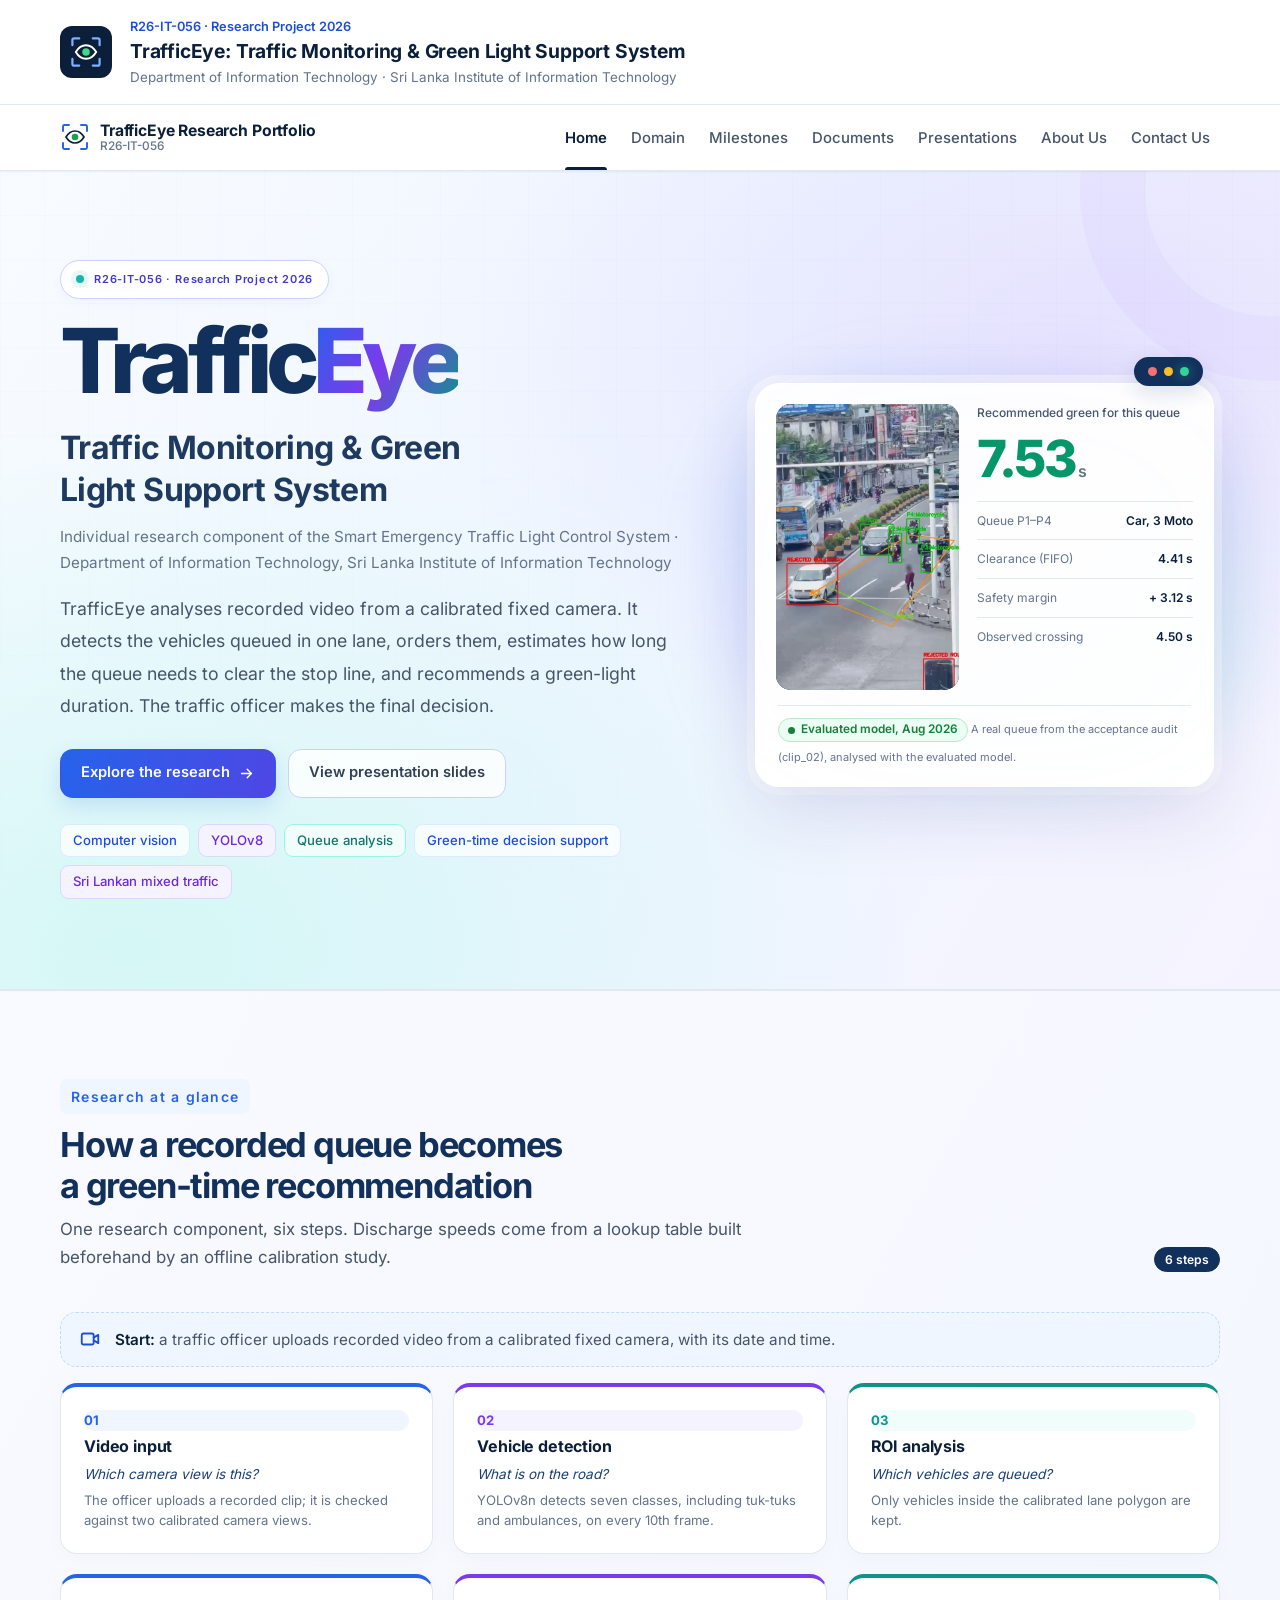
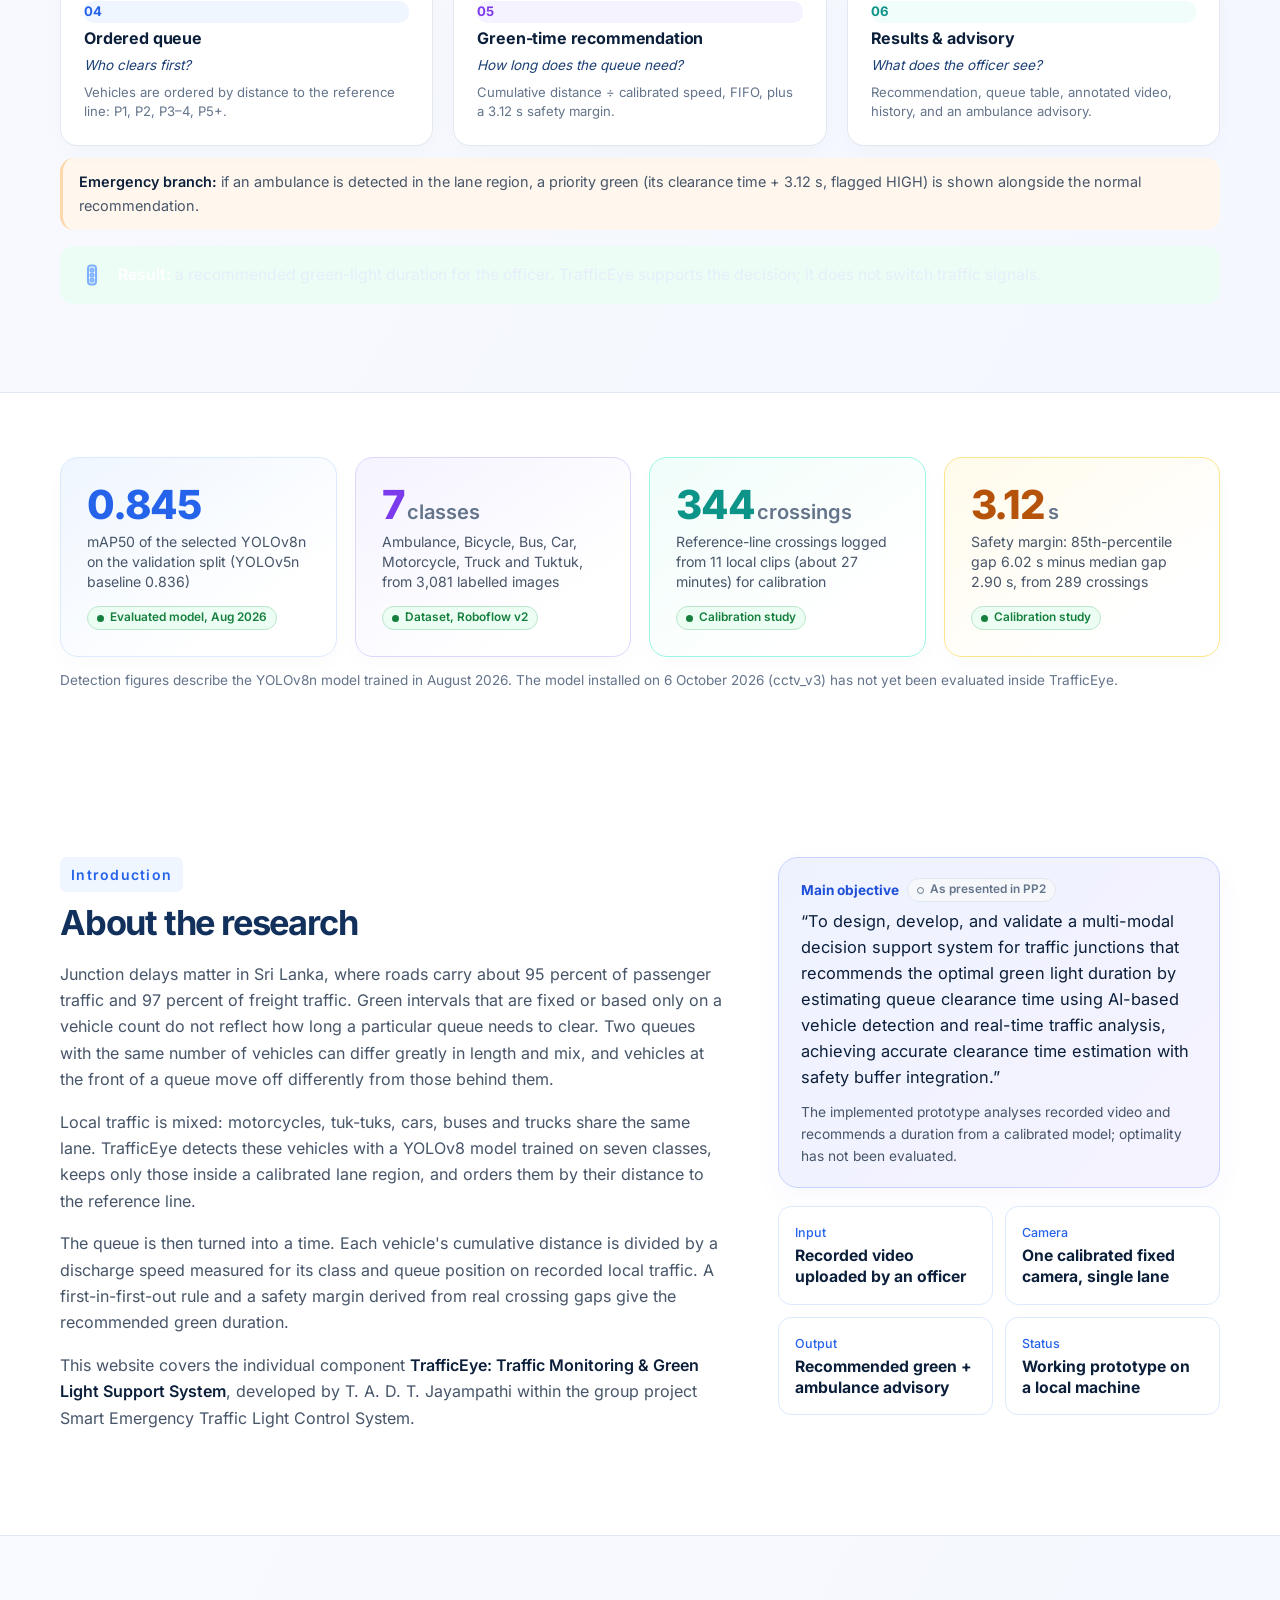
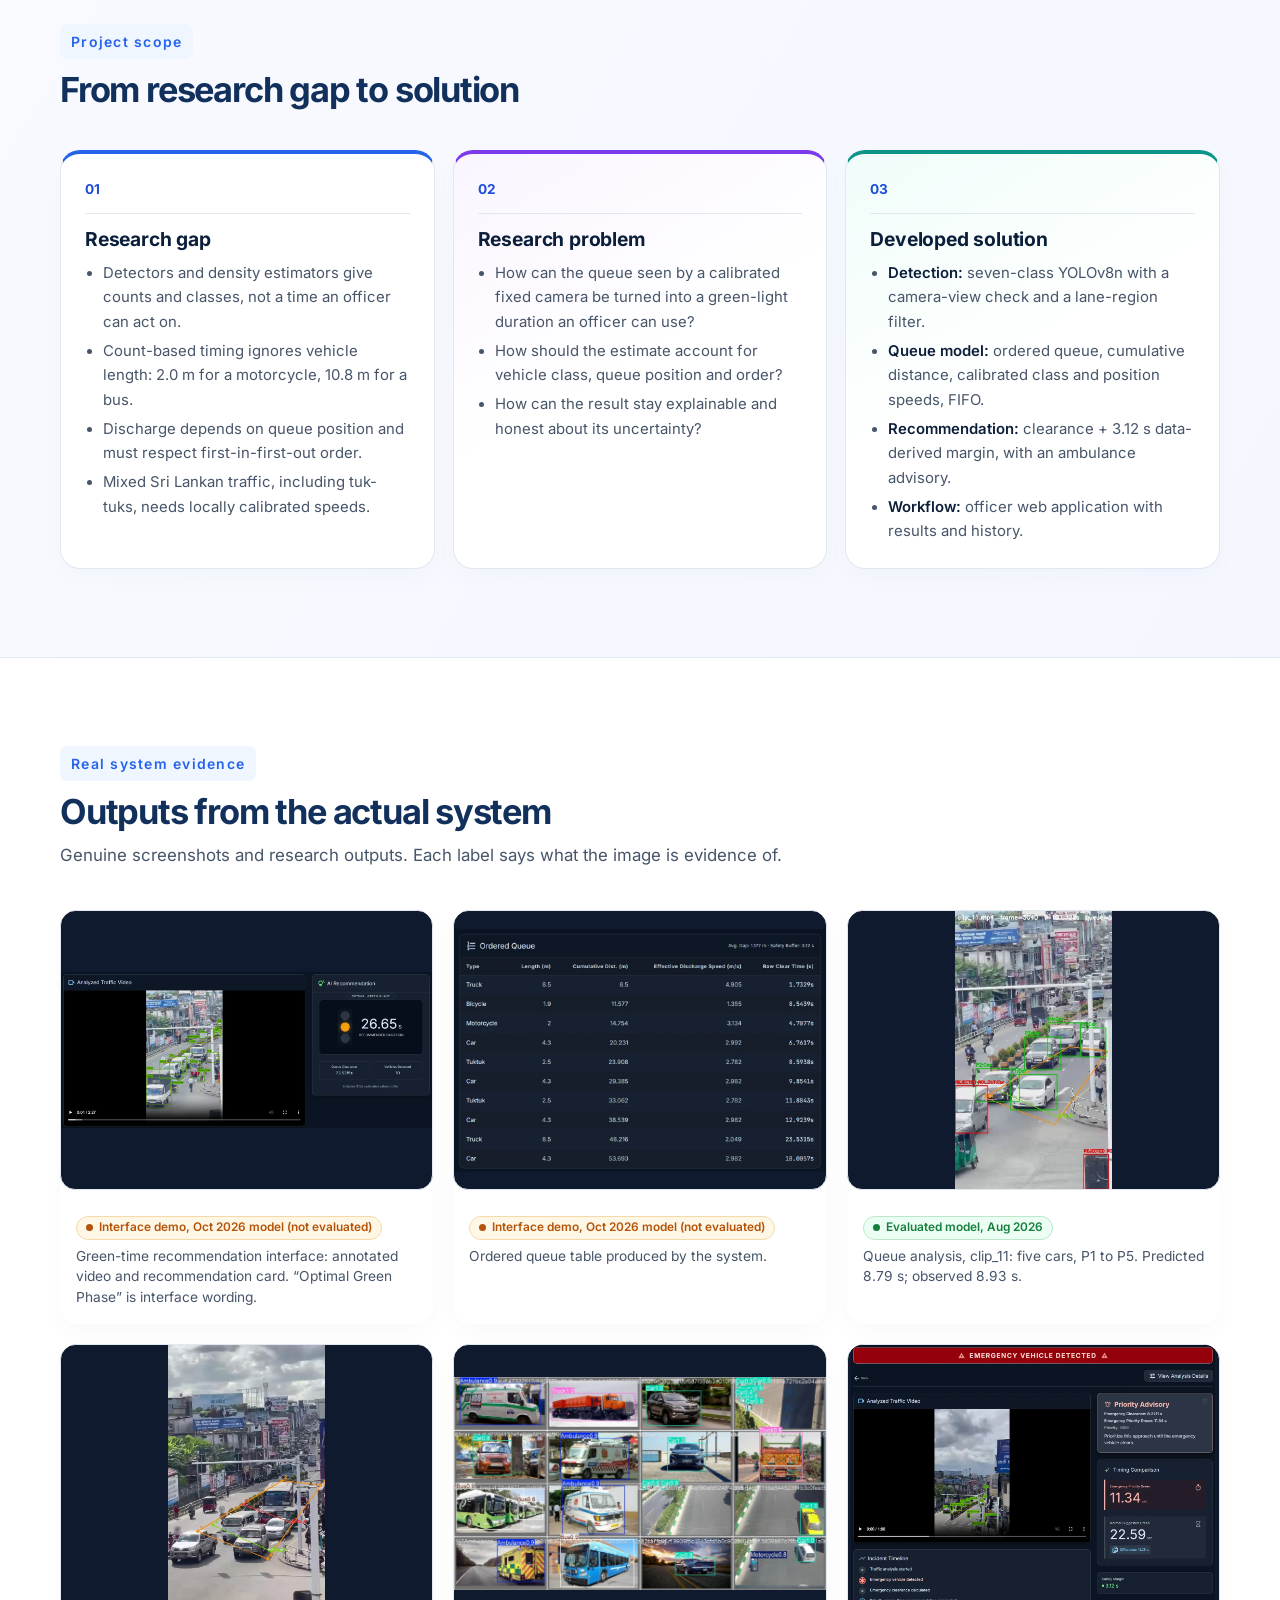
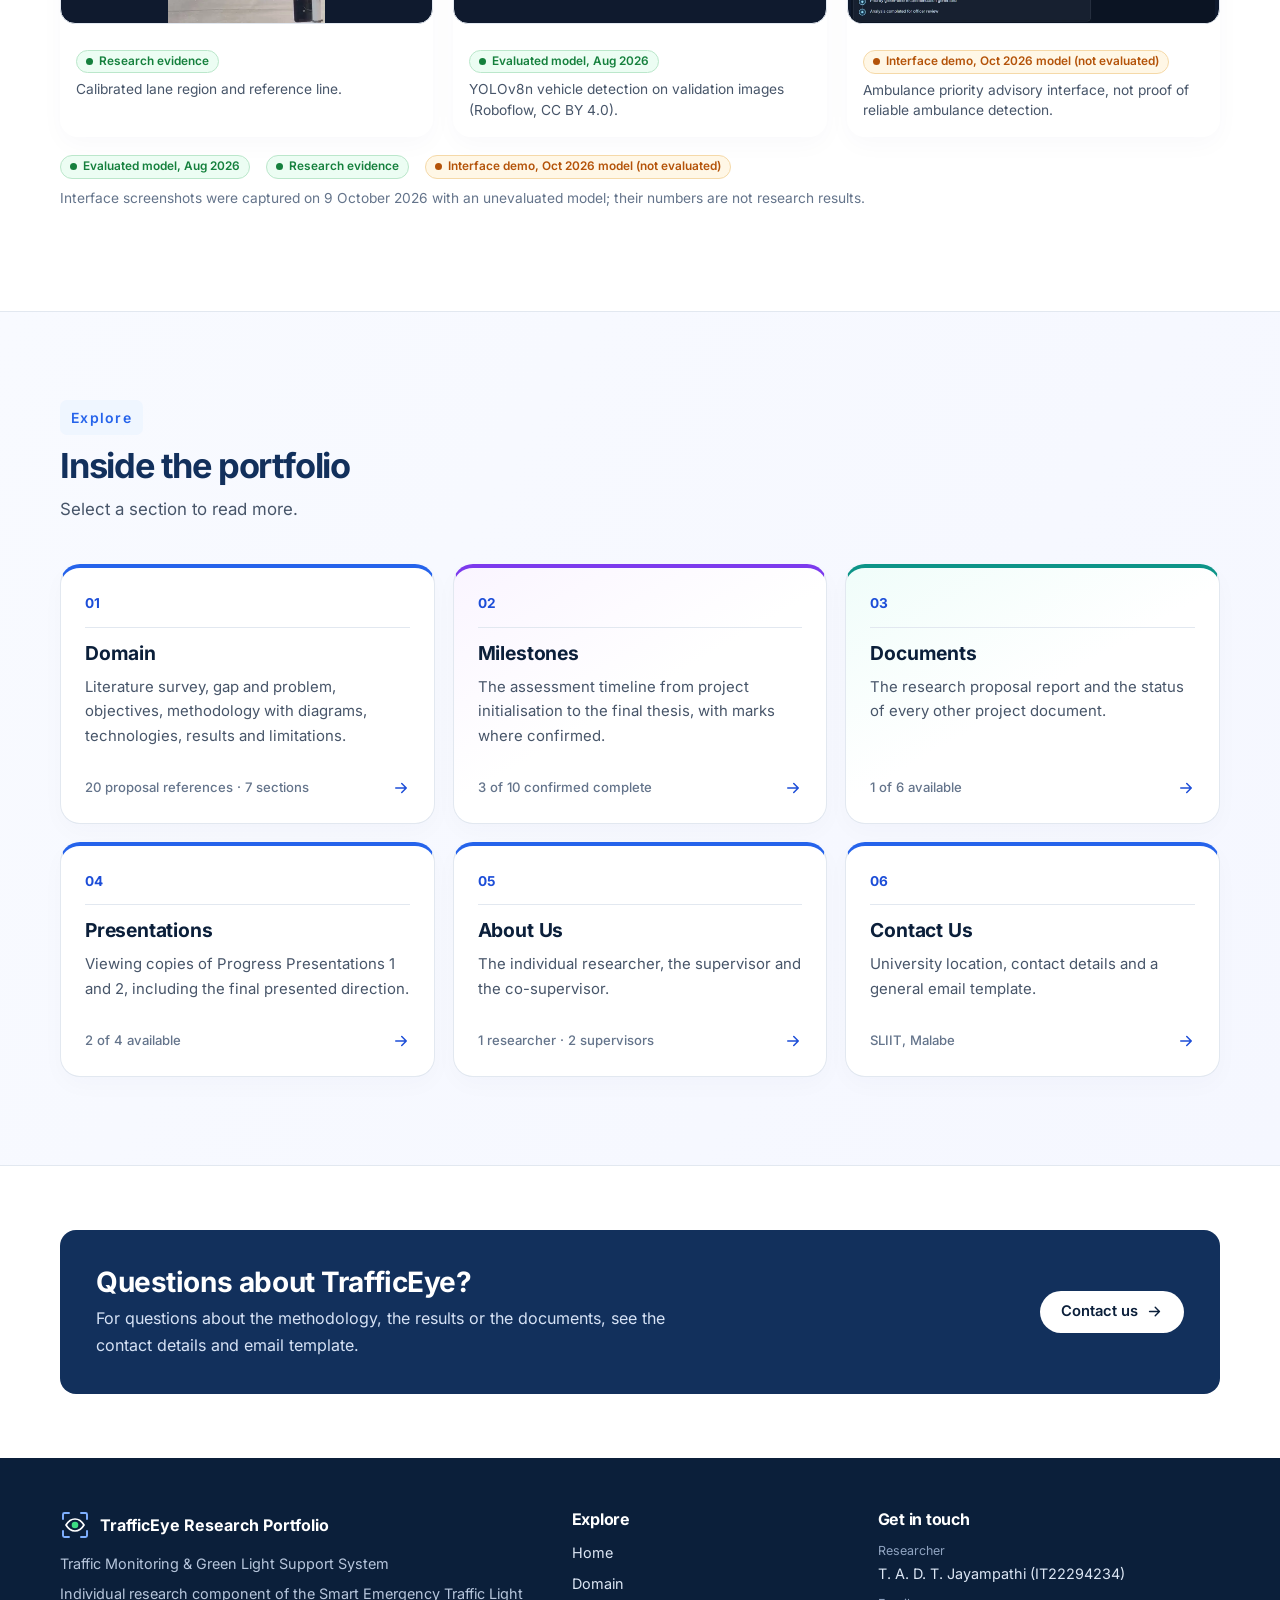
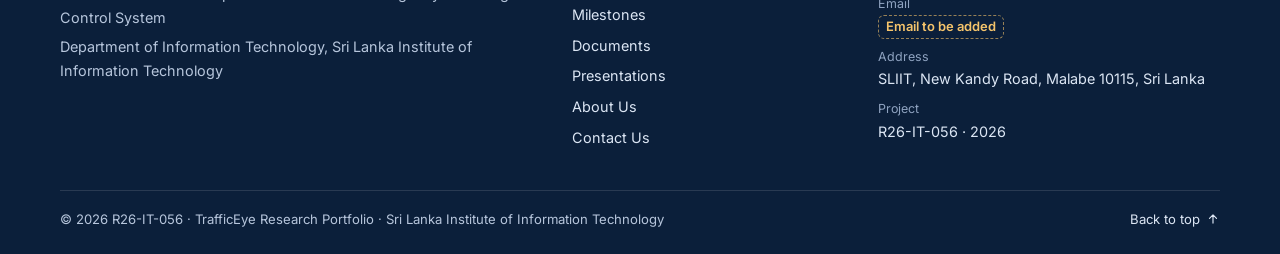
<file: index.html>
<!DOCTYPE html>
<html lang="en" id="top">
<head>
<meta charset="utf-8">
<meta name="viewport" content="width=device-width, initial-scale=1">
<title>TrafficEye Research Portfolio · R26-IT-056</title>
<meta name="description" content="TrafficEye Research Portfolio (R26-IT-056): Traffic Monitoring &amp; Green Light Support System, an individual SLIIT research component recommending green-light durations from queues in recorded traffic video.">
<meta name="author" content="T. A. D. T. Jayampathi (IT22294234)">
<meta name="theme-color" content="#12305C">
<meta property="og:title" content="TrafficEye Research Portfolio · R26-IT-056">
<meta property="og:description" content="TrafficEye Research Portfolio (R26-IT-056): Traffic Monitoring &amp; Green Light Support System, an individual SLIIT research component recommending green-light durations from queues in recorded traffic video.">
<link rel="icon" href="assets/graphics/favicon.svg" type="image/svg+xml">
<link rel="stylesheet" href="assets/css/style.css">
<script>document.documentElement.classList.add("js");</script>
<style>
/* Home page: TrafficEye visual identity. */
.hero{position:relative;isolation:isolate;overflow:hidden;background:radial-gradient(ellipse at 85% 20%,#ddd6fe99,transparent 45%),radial-gradient(ellipse at 10% 95%,#99f6e455,transparent 48%),linear-gradient(120deg,#f8fbff 0%,#eff6ff 50%,#f5f3ff 100%);padding:clamp(55px,7vw,104px) 0}.hero::before{content:"";position:absolute;inset:0;z-index:-1;background-image:linear-gradient(#2563eb07 1px,transparent 1px),linear-gradient(90deg,#2563eb07 1px,transparent 1px);background-size:44px 44px;mask-image:linear-gradient(#0008,transparent)}.hero::after{content:"";position:absolute;width:380px;height:380px;right:-180px;top:-170px;border:65px solid #a78bfa13;border-radius:50%;z-index:-1;animation:halo-drift 12s ease-in-out infinite alternate}
.hero__grid{gap:clamp(30px,4vw,64px);grid-template-columns:minmax(0,1.15fr) minmax(0,.85fr)}.hero__code{display:inline-flex;align-items:center;gap:10px;background:#fff;border:1px solid #c7d2fe;border-radius:30px;padding:9px 15px;color:#4338ca;font-size:11px;letter-spacing:.07em;box-shadow:0 4px 12px #4f46e509}.hero__code::before{content:"";width:8px;height:8px;background:#14b8a6;border-radius:50%;box-shadow:0 0 0 5px #14b8a61a}.hero__name{font-size:clamp(60px,7vw,104px);line-height:1.08;letter-spacing:-.065em;color:#12305c}.hero__name>span{background:linear-gradient(120deg,#2563eb,#7c3aed 50%,#0d9488);background-clip:text;-webkit-background-clip:text;color:transparent}.hero__title{font-size:clamp(23px,2.5vw,34px);line-height:1.3;max-width:650px;margin-top:18px;color:#1e3a5f}.hero__lede{line-height:1.85;color:#475569}.hero .btn-row{gap:12px}.hero .btn{border-radius:13px;min-height:49px;transition:transform .2s,box-shadow .2s}.hero .btn--primary{background:linear-gradient(115deg,#2563eb,#4f46e5);border-color:transparent;box-shadow:0 8px 20px #2563eb28}.hero .btn--primary:hover{transform:translateY(-3px);box-shadow:0 13px 24px #2563eb35}.hero .btn--outline{background:#ffffffc9;border-color:#c7d2fe;color:#334155}.hero .chip{border-radius:9px;background:#ffffffb8;border:1px solid #dbeafe;color:#1d4ed8}.hero .chip:nth-child(3n+2){background:#f5f3ff;color:#6d28d9;border-color:#ddd6fe}.hero .chip:nth-child(3n){background:#f0fdfa;color:#0f766e;border-color:#99f6e4}
.hero__visual{position:relative;padding:26px 6px 16px}.hero__visual::before{content:"";position:absolute;inset:8% -3%;border-radius:35%;background:linear-gradient(135deg,#60a5fa55,#c4b5fd66,#5eead455);filter:blur(35px);z-index:-1}.hero-card{position:relative;border:1px solid #ffffff;border-radius:24px;padding:20px;background:#fffffff2;box-shadow:0 25px 70px #312e8120,0 0 0 8px #ffffff65;animation:card-float 7s ease-in-out infinite}.hero-card__grid{grid-template-columns:minmax(125px,.85fr) minmax(0,1fr);gap:18px}.hero-card__img{border-radius:15px;position:relative}.hero-card__img::after{content:"";position:absolute;left:0;right:0;top:-3px;height:2px;background:#5eead4;box-shadow:0 0 16px #14b8a6;animation:scan-line 5s ease-in-out infinite;pointer-events:none}.hero-card__label{font-size:12px;line-height:1.5;color:#475569}.hero-card__value{font-size:clamp(40px,4vw,57px);color:#059669;margin:10px 0 15px;letter-spacing:-.05em}.hero-card dl div{padding:9px 0;font-size:12px}.hero-card__cap{padding-top:12px;border-top:1px solid #e2e8f0;margin-top:15px;font-size:11px}.hero-card__cap .tag{margin-bottom:7px}
.home-signal{display:flex;gap:7px;position:absolute;right:17px;top:0;background:#12305c;padding:10px 14px;border-radius:30px;box-shadow:0 7px 20px #12305c25;z-index:2}.home-signal i{width:9px;height:9px;border-radius:50%;background:#f87171}.home-signal i:nth-child(2){background:#fbbf24}.home-signal i:nth-child(3){background:#34d399;box-shadow:0 0 12px #34d39999;animation:green-glow 3s ease-in-out infinite}
main>.section{position:relative}main>.section--alt{background:linear-gradient(120deg,#f8faff,#f5f7ff)}.sec-head .eyebrow,.intro-grid .eyebrow{display:inline-block;padding:6px 11px;border-radius:7px;background:#eff6ff;color:#2563eb;letter-spacing:.09em}.sec-head h2,#intro-title{color:#12305c;letter-spacing:-.035em}.glance__start{border-radius:16px;border-color:#bfdbfe;background:#eff6ff}.glance__steps{grid-template-columns:repeat(3,minmax(0,1fr));gap:20px}.glance__steps li{border-radius:17px;border-top:4px solid #2563eb;padding:23px;box-shadow:0 7px 23px #12305c06;transition:transform .25s,box-shadow .25s}.glance__steps li:nth-child(3n+2){border-top-color:#7c3aed}.glance__steps li:nth-child(3n){border-top-color:#0d9488}.glance__steps li:hover{transform:translateY(-5px);box-shadow:0 13px 30px #12305c12}.glance__steps li::after{display:none}.glance__num{background:#eff6ff;color:#2563eb;border-radius:10px}.glance__steps li:nth-child(3n+2) .glance__num{background:#f5f3ff;color:#7c3aed}.glance__steps li:nth-child(3n) .glance__num{background:#f0fdfa;color:#0d9488}.glance__branch{border-radius:14px;background:#fff7ed;border-color:#fed7aa}.glance__result{border-radius:14px;background:#ecfdf5;border-color:#a7f3d0}
.stats{gap:18px;background:transparent;border:0;box-shadow:none;overflow:visible}.stat{padding:26px!important;background:linear-gradient(145deg,#eff6ff,#fff 75%);border:1px solid #dbeafe!important;border-radius:18px;box-shadow:0 8px 22px #0f172a05}.stat:nth-child(2){background:linear-gradient(145deg,#f5f3ff,#fff 75%);border-color:#ddd6fe!important}.stat:nth-child(3){background:linear-gradient(145deg,#f0fdfa,#fff 75%);border-color:#99f6e4!important}.stat:nth-child(4){background:linear-gradient(145deg,#fffbeb,#fff 75%);border-color:#fde68a!important}.stat__value{color:#2563eb}.stat:nth-child(2) .stat__value{color:#7c3aed}.stat:nth-child(3) .stat__value{color:#0d9488}.stat:nth-child(4) .stat__value{color:#b45309}.objective-box{border-radius:20px;background:linear-gradient(130deg,#eef2ff,#f5f3ff);border:1px solid #c7d2fe;box-shadow:0 10px 30px #4f46e509}.tile{border-radius:13px;border-color:#dbeafe;background:#fff}.tile__k{color:#2563eb}.num-card{border-radius:20px;border-top:4px solid #2563eb;box-shadow:0 8px 25px #12305c06;transition:transform .25s,box-shadow .25s}.num-card:nth-child(2){border-top-color:#7c3aed;background:linear-gradient(150deg,#faf5ff,#fff 50%)}.num-card:nth-child(3){border-top-color:#0d9488;background:linear-gradient(150deg,#f0fdfa,#fff 50%)}.num-card:hover{transform:translateY(-4px);box-shadow:0 14px 30px #12305c12}.figure{border-radius:18px;overflow:hidden;box-shadow:0 8px 25px #12305c07}.figure__frame{border-radius:15px}.figure__cap{padding:16px}.tiles{gap:12px}main .link-card{border-radius:18px;transition:transform .25s,box-shadow .25s}main .link-card:hover{transform:translateY(-5px);box-shadow:0 15px 30px #2563eb15}
@keyframes card-float{0%,100%{transform:translateY(0) rotate(-.5deg)}50%{transform:translateY(-9px) rotate(.5deg)}}@keyframes scan-line{0%,100%{top:0;opacity:0}15%,85%{opacity:.6}50%{top:98%}}@keyframes green-glow{50%{box-shadow:0 0 0 5px #34d39916,0 0 15px #34d39988}}@keyframes halo-drift{to{transform:translate(-40px,35px)}}@keyframes home-enter{from{opacity:0;transform:translateY(20px)}to{opacity:1;transform:translateY(0)}}.hero__grid>div:first-child{animation:home-enter .75s ease both}.hero__visual{animation:home-enter .9s .12s ease both}@supports(animation-timeline:view()){.glance__steps li,.stat,.num-card,.figure{animation:home-enter linear both;animation-timeline:view();animation-range:entry 0% entry 15%}}
@media(max-width:1050px){.hero__grid{grid-template-columns:1fr}.hero__visual{width:min(100%,560px);margin:0 auto}.hero-card__grid{grid-template-columns:170px minmax(0,1fr)}.hero__name{font-size:80px}}@media(max-width:700px){.glance__steps{grid-template-columns:repeat(2,minmax(0,1fr))}.hero{padding:45px 0 55px}.hero__name{font-size:68px}.hero__title{font-size:25px}.hero-card{padding:16px}.hero-card__grid{grid-template-columns:minmax(115px,.8fr) minmax(0,1fr);gap:12px}.hero-card dl div{flex-wrap:wrap;gap:3px}.hero-card__value{font-size:43px}.hero__code{font-size:10px}.hero__visual{padding-left:0;padding-right:0}}@media(max-width:440px){.glance__steps{grid-template-columns:1fr}.hero .btn-row .btn{width:100%;justify-content:center}.hero-card dl div{font-size:11px}.stat{padding:20px!important}}
@media(prefers-reduced-motion:reduce){*,*::before,*::after{animation:none!important;transition:none!important;scroll-behavior:auto!important}.hero-card,.hero__grid>div:first-child,.hero__visual{transform:none!important}}
</style>
</head>
<body>
<a class="skip-link" href="#main">Skip intro</a>
<div class="intro-band">
  <div class="container intro-band__inner">
    <span class="intro-band__mark"><svg viewBox="0 0 40 40" aria-hidden="true" focusable="false"><path d="M4 12V6a2 2 0 0 1 2-2h6M28 4h6a2 2 0 0 1 2 2v6M36 28v6a2 2 0 0 1-2 2h-6M12 36H6a2 2 0 0 1-2-2v-6" fill="none" stroke="#7FB0FF" stroke-width="2.6" stroke-linecap="round"/><path d="M8 20c3.2-5.4 7.4-8 12-8s8.8 2.6 12 8c-3.2 5.4-7.4 8-12 8s-8.8-2.6-12-8z" fill="none" stroke="#FFFFFF" stroke-width="2.3" stroke-linejoin="round"/><circle cx="20" cy="20" r="4.4" fill="#3DDC84"/></svg></span>
    <div>
      <div class="intro-band__code">R26-IT-056 · Research Project 2026</div>
      <p class="intro-band__title">TrafficEye: Traffic Monitoring &amp; Green Light Support System</p>
      <div class="intro-band__dept">Department of Information Technology · Sri Lanka Institute of Information Technology</div>
    </div>
  </div>
</div>
<header class="navbar">
  <div class="container navbar__inner">
    <a class="brand" href="index.html" aria-label="TrafficEye Research Portfolio, home">
      <svg class="brand__mark" viewBox="0 0 40 40" aria-hidden="true" focusable="false"><path d="M4 12V6a2 2 0 0 1 2-2h6M28 4h6a2 2 0 0 1 2 2v6M36 28v6a2 2 0 0 1-2 2h-6M12 36H6a2 2 0 0 1-2-2v-6" fill="none" stroke="#2563EB" stroke-width="2.6" stroke-linecap="round"/><path d="M8 20c3.2-5.4 7.4-8 12-8s8.8 2.6 12 8c-3.2 5.4-7.4 8-12 8s-8.8-2.6-12-8z" fill="none" stroke="#0B1F3A" stroke-width="2.3" stroke-linejoin="round"/><circle cx="20" cy="20" r="4.4" fill="#16A34A"/></svg>
      <span class="brand__text"><span class="brand__name">TrafficEye Research Portfolio</span><span class="brand__id">R26-IT-056</span></span>
    </a>
    <button class="nav-toggle" type="button" aria-expanded="false" aria-controls="site-nav" aria-label="Open menu"><svg class="i-open" viewBox="0 0 24 24" fill="none" stroke="currentColor" stroke-width="2" stroke-linecap="round" stroke-linejoin="round" aria-hidden="true" focusable="false"><path d="M4 7h16M4 12h16M4 17h16"/></svg><svg class="i-close" viewBox="0 0 24 24" fill="none" stroke="currentColor" stroke-width="2" stroke-linecap="round" stroke-linejoin="round" aria-hidden="true" focusable="false"><path d="M6 6l12 12M18 6 6 18"/></svg></button>
    <nav class="nav" id="site-nav" aria-label="Main"><ul class="nav__list"><li><a class="nav__link" href="index.html" aria-current="page">Home</a></li><li><a class="nav__link" href="domain.html">Domain</a></li><li><a class="nav__link" href="milestones.html">Milestones</a></li><li><a class="nav__link" href="documents.html">Documents</a></li><li><a class="nav__link" href="presentations.html">Presentations</a></li><li><a class="nav__link" href="about.html">About Us</a></li><li><a class="nav__link" href="contact.html">Contact Us</a></li></ul></nav>
  </div>
</header>
<main id="main" tabindex="-1">
<section class="hero" aria-labelledby="hero-title">
  <div class="container hero__grid">
    <div>
      <span class="hero__code">R26-IT-056 · Research Project 2026</span>
      <h1 id="hero-title"><span class="hero__name">Traffic<span>Eye</span></span><span class="hero__title">Traffic Monitoring &amp; Green Light Support System</span></h1>
      <p class="hero__dept">Individual research component of the Smart Emergency Traffic Light Control System · Department of Information Technology, Sri Lanka Institute of Information Technology</p>
      <p class="hero__lede">TrafficEye analyses recorded video from a calibrated fixed camera. It detects the vehicles queued in one lane, orders them, estimates how long the queue needs to clear the stop line, and recommends a green-light duration. The traffic officer makes the final decision.</p>
      <div class="btn-row">
        <a class="btn btn--primary" href="domain.html">Explore the research <svg viewBox="0 0 24 24" fill="none" stroke="currentColor" stroke-width="2" stroke-linecap="round" stroke-linejoin="round" aria-hidden="true" focusable="false"><path d="M5 12h14M13 6l6 6-6 6"/></svg></a>
        <a class="btn btn--outline" href="presentations.html">View presentation slides</a>
      </div>
      <div class="chip-row">
        <span class="chip">Computer vision</span><span class="chip">YOLOv8</span><span class="chip">Queue analysis</span>
        <span class="chip">Green-time decision support</span><span class="chip">Sri Lankan mixed traffic</span>
      </div>
    </div>
    <div class="hero__visual"><span class="home-signal" aria-hidden="true"><i></i><i></i><i></i></span>
      <figure class="hero-card" style="margin:0">
        <div class="hero-card__grid">
          <div class="hero-card__img"><img src="assets/images/methodology/queue-clip02.webp" width="576" height="1024" alt="Real camera frame from clip_02 with the lane polygon, the reference line and four queued vehicles labelled P1 Car to P4 Motorcycle." loading="eager" decoding="async"></div>
          <div>
            <div class="hero-card__label">Recommended green for this queue</div>
            <div class="hero-card__value">7.53<small>s</small></div>
            <dl>
              <div><dt>Queue P1–P4</dt><dd>Car, 3 Moto</dd></div>
              <div><dt>Clearance (FIFO)</dt><dd>4.41 s</dd></div>
              <div><dt>Safety margin</dt><dd>+ 3.12 s</dd></div>
              <div><dt>Observed crossing</dt><dd>4.50 s</dd></div>
            </dl>
          </div>
        </div>
        <figcaption class="hero-card__cap"><span class="tag tag--verified">Evaluated model, Aug 2026</span> A real queue from the acceptance audit (clip_02), analysed with the evaluated model.</figcaption>
      </figure>
    </div>
  </div>
</section>
<section class="section section--alt" aria-labelledby="glance-title">
  <div class="container">
    <div class="sec-head sec-head--row">
      <div><span class="eyebrow">Research at a glance</span><h2 id="glance-title">How a recorded queue becomes a green-time recommendation</h2>
      <p>One research component, six steps. Discharge speeds come from a lookup table built beforehand by an offline calibration study.</p></div>
      <span class="badge badge--navy">6 steps</span>
    </div>
    <div class="glance__start"><svg viewBox="0 0 24 24" fill="none" stroke="currentColor" stroke-width="2" stroke-linecap="round" stroke-linejoin="round" aria-hidden="true" focusable="false"><rect x="3" y="6" width="13" height="12" rx="2"/><path d="m16 10.5 5-3v9l-5-3"/></svg><span><strong>Start:</strong> a traffic officer uploads recorded video from a calibrated fixed camera, with its date and time.</span></div>
    <ol class="glance__steps" data-reveal><li><span class="glance__num">01</span><h3>Video input</h3><p class="glance__q">Which camera view is this?</p><p class="glance__d">The officer uploads a recorded clip; it is checked against two calibrated camera views.</p></li><li><span class="glance__num">02</span><h3>Vehicle detection</h3><p class="glance__q">What is on the road?</p><p class="glance__d">YOLOv8n detects seven classes, including tuk-tuks and ambulances, on every 10th frame.</p></li><li><span class="glance__num">03</span><h3>ROI analysis</h3><p class="glance__q">Which vehicles are queued?</p><p class="glance__d">Only vehicles inside the calibrated lane polygon are kept.</p></li><li><span class="glance__num">04</span><h3>Ordered queue</h3><p class="glance__q">Who clears first?</p><p class="glance__d">Vehicles are ordered by distance to the reference line: P1, P2, P3–4, P5+.</p></li><li><span class="glance__num">05</span><h3>Green-time recommendation</h3><p class="glance__q">How long does the queue need?</p><p class="glance__d">Cumulative distance ÷ calibrated speed, FIFO, plus a 3.12 s safety margin.</p></li><li><span class="glance__num">06</span><h3>Results &amp; advisory</h3><p class="glance__q">What does the officer see?</p><p class="glance__d">Recommendation, queue table, annotated video, history, and an ambulance advisory.</p></li></ol>
    <div class="glance__branch"><strong>Emergency branch:</strong> if an ambulance is detected in the lane region, a priority green (its clearance time + 3.12 s, flagged HIGH) is shown alongside the normal recommendation.</div>
    <div class="glance__result"><svg viewBox="0 0 24 24" fill="none" stroke="currentColor" stroke-width="2" stroke-linecap="round" stroke-linejoin="round" aria-hidden="true" focusable="false"><rect x="8" y="2.5" width="8" height="19" rx="3"/><circle cx="12" cy="7" r="1.6"/><circle cx="12" cy="12" r="1.6"/><circle cx="12" cy="17" r="1.6"/></svg><span><strong>Result:</strong> a recommended green-light duration for the officer. TrafficEye supports the decision; it does not switch traffic signals.</span></div>
  </div>
</section>
<section class="section section--tight" aria-labelledby="key-title">
  <div class="container">
    <h2 class="visually-hidden" id="key-title">Key research figures</h2>
    <div class="stats" data-reveal><div class="stat"><div class="stat__value">0.845<small></small></div><p class="stat__label">mAP50 of the selected YOLOv8n on the validation split (YOLOv5n baseline 0.836)</p><span class="tag tag--verified">Evaluated model, Aug 2026</span></div><div class="stat"><div class="stat__value">7<small>classes</small></div><p class="stat__label">Ambulance, Bicycle, Bus, Car, Motorcycle, Truck and Tuktuk, from 3,081 labelled images</p><span class="tag tag--verified">Dataset, Roboflow v2</span></div><div class="stat"><div class="stat__value">344<small>crossings</small></div><p class="stat__label">Reference-line crossings logged from 11 local clips (about 27 minutes) for calibration</p><span class="tag tag--verified">Calibration study</span></div><div class="stat"><div class="stat__value">3.12<small>s</small></div><p class="stat__label">Safety margin: 85th-percentile gap 6.02 s minus median gap 2.90 s, from 289 crossings</p><span class="tag tag--verified">Calibration study</span></div></div>
    <p class="stats-note">Detection figures describe the YOLOv8n model trained in August 2026. The model installed on 6 October 2026 (cctv_v3) has not yet been evaluated inside TrafficEye.</p>
  </div>
</section>
<section class="section" aria-labelledby="intro-title">
  <div class="container intro-grid">
    <div>
      <span class="eyebrow">Introduction</span>
      <h2 id="intro-title">About the research</h2>
      <div class="prose">
        <p>Junction delays matter in Sri Lanka, where roads carry about 95 percent of passenger traffic and 97 percent of freight traffic. Green intervals that are fixed or based only on a vehicle count do not reflect how long a particular queue needs to clear. Two queues with the same number of vehicles can differ greatly in length and mix, and vehicles at the front of a queue move off differently from those behind them.</p>
        <p>Local traffic is mixed: motorcycles, tuk-tuks, cars, buses and trucks share the same lane. TrafficEye detects these vehicles with a YOLOv8 model trained on seven classes, keeps only those inside a calibrated lane region, and orders them by their distance to the reference line.</p>
        <p>The queue is then turned into a time. Each vehicle's cumulative distance is divided by a discharge speed measured for its class and queue position on recorded local traffic. A first-in-first-out rule and a safety margin derived from real crossing gaps give the recommended green duration.</p>
        <p>This website covers the individual component <strong>TrafficEye: Traffic Monitoring &amp; Green Light Support System</strong>, developed by T. A. D. T. Jayampathi within the group project Smart Emergency Traffic Light Control System.</p>
      </div>
    </div>
    <div>
      <div class="objective-box">
        <div class="objective-box__label">Main objective <span class="tag tag--plan">As presented in PP2</span></div>
        <p>“To design, develop, and validate a multi-modal decision support system for traffic junctions that recommends the optimal green light duration by estimating queue clearance time using AI-based vehicle detection and real-time traffic analysis, achieving accurate clearance time estimation with safety buffer integration.”</p>
        <p class="note-line">The implemented prototype analyses recorded video and recommends a duration from a calibrated model; optimality has not been evaluated.</p>
      </div>
      <div class="tiles">
        <div class="tile"><div class="tile__k">Input</div><div class="tile__v">Recorded video uploaded by an officer</div></div>
        <div class="tile"><div class="tile__k">Camera</div><div class="tile__v">One calibrated fixed camera, single lane</div></div>
        <div class="tile"><div class="tile__k">Output</div><div class="tile__v">Recommended green + ambulance advisory</div></div>
        <div class="tile"><div class="tile__k">Status</div><div class="tile__v">Working prototype on a local machine</div></div>
      </div>
    </div>
  </div>
</section>
<section class="section section--alt" aria-labelledby="scope-title">
  <div class="container">
    <div class="sec-head"><span class="eyebrow">Project scope</span><h2 id="scope-title">From research gap to solution</h2></div>
    <div class="num-cards" data-reveal>
      <article class="num-card num-card--accent"><div class="num-card__n">01</div><h3>Research gap</h3>
        <ul><li>Detectors and density estimators give counts and classes, not a time an officer can act on.</li>
        <li>Count-based timing ignores vehicle length: 2.0 m for a motorcycle, 10.8 m for a bus.</li>
        <li>Discharge depends on queue position and must respect first-in-first-out order.</li>
        <li>Mixed Sri Lankan traffic, including tuk-tuks, needs locally calibrated speeds.</li></ul></article>
      <article class="num-card num-card--accent"><div class="num-card__n">02</div><h3>Research problem</h3>
        <ul><li>How can the queue seen by a calibrated fixed camera be turned into a green-light duration an officer can use?</li>
        <li>How should the estimate account for vehicle class, queue position and order?</li>
        <li>How can the result stay explainable and honest about its uncertainty?</li></ul></article>
      <article class="num-card num-card--accent"><div class="num-card__n">03</div><h3>Developed solution</h3>
        <ul><li><strong>Detection:</strong> seven-class YOLOv8n with a camera-view check and a lane-region filter.</li>
        <li><strong>Queue model:</strong> ordered queue, cumulative distance, calibrated class and position speeds, FIFO.</li>
        <li><strong>Recommendation:</strong> clearance + 3.12 s data-derived margin, with an ambulance advisory.</li>
        <li><strong>Workflow:</strong> officer web application with results and history.</li></ul></article>
    </div>
  </div>
</section>
<section class="section" aria-labelledby="evidence-title">
  <div class="container">
    <div class="sec-head"><span class="eyebrow">Real system evidence</span><h2 id="evidence-title">Outputs from the actual system</h2>
      <p>Genuine screenshots and research outputs. Each label says what the image is evidence of.</p></div>
    <div class="gallery gallery--uniform">
      <figure class="figure "><button type="button" class="zoomable" data-group="home" data-caption="Green-time recommendation interface: annotated video and recommendation card. “Optimal Green Phase” is interface wording." aria-label="Enlarge image: Analysis Results page: annotated traffic video beside the recommendation card showing 26.65 seconds."><span class="figure__frame "><img src="assets/images/dashboard/ui-recommendation.webp" alt="Analysis Results page: annotated traffic video beside the recommendation card showing 26.65 seconds." width="1400" height="591" loading="lazy" decoding="async"><span class="zoom-hint"><svg viewBox="0 0 24 24" fill="none" stroke="currentColor" stroke-width="2" stroke-linecap="round" stroke-linejoin="round" aria-hidden="true" focusable="false"><circle cx="11" cy="11" r="7"/><path d="m20 20-4-4M11 8v6M8 11h6"/></svg></span></span></button><figcaption class="figure__cap"><span class="tag tag--demo">Interface demo, Oct 2026 model (not evaluated)</span><br>Green-time recommendation interface: annotated video and recommendation card. “Optimal Green Phase” is interface wording.</figcaption></figure>
      <figure class="figure "><button type="button" class="zoomable" data-group="home" data-caption="Ordered queue table produced by the system." aria-label="Enlarge image: Ordered queue table with vehicle type, length, cumulative distance, effective discharge speed and raw clearance time."><span class="figure__frame "><img src="assets/images/dashboard/ui-queue-table.webp" alt="Ordered queue table with vehicle type, length, cumulative distance, effective discharge speed and raw clearance time." width="1100" height="720" loading="lazy" decoding="async"><span class="zoom-hint"><svg viewBox="0 0 24 24" fill="none" stroke="currentColor" stroke-width="2" stroke-linecap="round" stroke-linejoin="round" aria-hidden="true" focusable="false"><circle cx="11" cy="11" r="7"/><path d="m20 20-4-4M11 8v6M8 11h6"/></svg></span></span></button><figcaption class="figure__cap"><span class="tag tag--demo">Interface demo, Oct 2026 model (not evaluated)</span><br>Ordered queue table produced by the system.</figcaption></figure>
      <figure class="figure "><button type="button" class="zoomable" data-group="home" data-caption="Queue analysis, clip_11: five cars, P1 to P5. Predicted 8.79 s; observed 8.93 s." aria-label="Enlarge image: Queue snapshot from clip_11 with five cars ordered P1 to P5 inside the lane polygon."><span class="figure__frame "><img src="assets/images/methodology/queue-clip11.webp" alt="Queue snapshot from clip_11 with five cars ordered P1 to P5 inside the lane polygon." width="576" height="1024" loading="lazy" decoding="async"><span class="zoom-hint"><svg viewBox="0 0 24 24" fill="none" stroke="currentColor" stroke-width="2" stroke-linecap="round" stroke-linejoin="round" aria-hidden="true" focusable="false"><circle cx="11" cy="11" r="7"/><path d="m20 20-4-4M11 8v6M8 11h6"/></svg></span></span></button><figcaption class="figure__cap"><span class="tag tag--verified">Evaluated model, Aug 2026</span><br>Queue analysis, clip_11: five cars, P1 to P5. Predicted 8.79 s; observed 8.93 s.</figcaption></figure>
      <figure class="figure "><button type="button" class="zoomable" data-group="home" data-caption="Calibrated lane region and reference line." aria-label="Enlarge image: Calibrated camera view A with the lane polygon and reference lines."><span class="figure__frame "><img src="assets/images/methodology/roi-profile-a.webp" alt="Calibrated camera view A with the lane polygon and reference lines." width="576" height="1024" loading="lazy" decoding="async"><span class="zoom-hint"><svg viewBox="0 0 24 24" fill="none" stroke="currentColor" stroke-width="2" stroke-linecap="round" stroke-linejoin="round" aria-hidden="true" focusable="false"><circle cx="11" cy="11" r="7"/><path d="m20 20-4-4M11 8v6M8 11h6"/></svg></span></span></button><figcaption class="figure__cap"><span class="tag tag--verified">Research evidence</span><br>Calibrated lane region and reference line.</figcaption></figure>
      <figure class="figure "><button type="button" class="zoomable" data-group="home" data-caption="YOLOv8n vehicle detection on validation images (Roboflow, CC BY 4.0)." aria-label="Enlarge image: YOLOv8n predictions on a validation batch with ambulances, trucks, buses, cars and a motorcycle."><span class="figure__frame "><img src="assets/images/detection/det-predictions.webp" alt="YOLOv8n predictions on a validation batch with ambulances, trucks, buses, cars and a motorcycle." width="1600" height="917" loading="lazy" decoding="async"><span class="zoom-hint"><svg viewBox="0 0 24 24" fill="none" stroke="currentColor" stroke-width="2" stroke-linecap="round" stroke-linejoin="round" aria-hidden="true" focusable="false"><circle cx="11" cy="11" r="7"/><path d="m20 20-4-4M11 8v6M8 11h6"/></svg></span></span></button><figcaption class="figure__cap"><span class="tag tag--verified">Evaluated model, Aug 2026</span><br>YOLOv8n vehicle detection on validation images (Roboflow, CC BY 4.0).</figcaption></figure>
      <figure class="figure "><button type="button" class="zoomable" data-group="home" data-caption="Ambulance priority advisory interface, not proof of reliable ambulance detection." aria-label="Enlarge image: Emergency page with the priority advisory: emergency clearance 8.22 s, priority green 11.34 s, HIGH."><span class="figure__frame "><img src="assets/images/dashboard/ui-emergency.webp" alt="Emergency page with the priority advisory: emergency clearance 8.22 s, priority green 11.34 s, HIGH." width="1400" height="1069" loading="lazy" decoding="async"><span class="zoom-hint"><svg viewBox="0 0 24 24" fill="none" stroke="currentColor" stroke-width="2" stroke-linecap="round" stroke-linejoin="round" aria-hidden="true" focusable="false"><circle cx="11" cy="11" r="7"/><path d="m20 20-4-4M11 8v6M8 11h6"/></svg></span></span></button><figcaption class="figure__cap"><span class="tag tag--demo">Interface demo, Oct 2026 model (not evaluated)</span><br>Ambulance priority advisory interface, not proof of reliable ambulance detection.</figcaption></figure>
    </div>
    <p class="evidence-note"><span class="tag tag--verified">Evaluated model, Aug 2026</span><span class="tag tag--verified">Research evidence</span><span class="tag tag--demo">Interface demo, Oct 2026 model (not evaluated)</span><span>Interface screenshots were captured on 9 October 2026 with an unevaluated model; their numbers are not research results.</span></p>
  </div>
</section>
<section class="section section--alt" aria-labelledby="portfolio-title">
  <div class="container">
    <div class="sec-head"><span class="eyebrow">Explore</span><h2 id="portfolio-title">Inside the portfolio</h2><p>Select a section to read more.</p></div>
    <div class="num-cards" data-reveal><a class="num-card" href="domain.html"><div class="num-card__n">01</div><h3>Domain</h3><p>Literature survey, gap and problem, objectives, methodology with diagrams, technologies, results and limitations.</p><div class="num-card__meta"><span class="num-card__fact">20 proposal references · 7 sections</span><svg viewBox="0 0 24 24" fill="none" stroke="currentColor" stroke-width="2" stroke-linecap="round" stroke-linejoin="round" aria-hidden="true" focusable="false"><path d="M5 12h14M13 6l6 6-6 6"/></svg></div></a><a class="num-card" href="milestones.html"><div class="num-card__n">02</div><h3>Milestones</h3><p>The assessment timeline from project initialisation to the final thesis, with marks where confirmed.</p><div class="num-card__meta"><span class="num-card__fact">3 of 10 confirmed complete</span><svg viewBox="0 0 24 24" fill="none" stroke="currentColor" stroke-width="2" stroke-linecap="round" stroke-linejoin="round" aria-hidden="true" focusable="false"><path d="M5 12h14M13 6l6 6-6 6"/></svg></div></a><a class="num-card" href="documents.html"><div class="num-card__n">03</div><h3>Documents</h3><p>The research proposal report and the status of every other project document.</p><div class="num-card__meta"><span class="num-card__fact">1 of 6 available</span><svg viewBox="0 0 24 24" fill="none" stroke="currentColor" stroke-width="2" stroke-linecap="round" stroke-linejoin="round" aria-hidden="true" focusable="false"><path d="M5 12h14M13 6l6 6-6 6"/></svg></div></a><a class="num-card" href="presentations.html"><div class="num-card__n">04</div><h3>Presentations</h3><p>Viewing copies of Progress Presentations 1 and 2, including the final presented direction.</p><div class="num-card__meta"><span class="num-card__fact">2 of 4 available</span><svg viewBox="0 0 24 24" fill="none" stroke="currentColor" stroke-width="2" stroke-linecap="round" stroke-linejoin="round" aria-hidden="true" focusable="false"><path d="M5 12h14M13 6l6 6-6 6"/></svg></div></a><a class="num-card" href="about.html"><div class="num-card__n">05</div><h3>About Us</h3><p>The individual researcher, the supervisor and the co-supervisor.</p><div class="num-card__meta"><span class="num-card__fact">1 researcher · 2 supervisors</span><svg viewBox="0 0 24 24" fill="none" stroke="currentColor" stroke-width="2" stroke-linecap="round" stroke-linejoin="round" aria-hidden="true" focusable="false"><path d="M5 12h14M13 6l6 6-6 6"/></svg></div></a><a class="num-card" href="contact.html"><div class="num-card__n">06</div><h3>Contact Us</h3><p>University location, contact details and a general email template.</p><div class="num-card__meta"><span class="num-card__fact">SLIIT, Malabe</span><svg viewBox="0 0 24 24" fill="none" stroke="currentColor" stroke-width="2" stroke-linecap="round" stroke-linejoin="round" aria-hidden="true" focusable="false"><path d="M5 12h14M13 6l6 6-6 6"/></svg></div></a></div>
  </div>
</section>
<section class="section section--tight">
  <div class="container">
    <div class="cta"><div><h2>Questions about TrafficEye?</h2><p>For questions about the methodology, the results or the documents, see the contact details and email template.</p></div>
    <a class="btn btn--white" href="contact.html">Contact us <svg viewBox="0 0 24 24" fill="none" stroke="currentColor" stroke-width="2" stroke-linecap="round" stroke-linejoin="round" aria-hidden="true" focusable="false"><path d="M5 12h14M13 6l6 6-6 6"/></svg></a></div>
  </div>
</section>
</main>
<footer class="footer">
  <div class="container">
    <div class="footer__grid">
      <div>
        <div class="footer__brand"><svg viewBox="0 0 40 40" aria-hidden="true" focusable="false"><path d="M4 12V6a2 2 0 0 1 2-2h6M28 4h6a2 2 0 0 1 2 2v6M36 28v6a2 2 0 0 1-2 2h-6M12 36H6a2 2 0 0 1-2-2v-6" fill="none" stroke="#7FB0FF" stroke-width="2.6" stroke-linecap="round"/><path d="M8 20c3.2-5.4 7.4-8 12-8s8.8 2.6 12 8c-3.2 5.4-7.4 8-12 8s-8.8-2.6-12-8z" fill="none" stroke="#FFFFFF" stroke-width="2.3" stroke-linejoin="round"/><circle cx="20" cy="20" r="4.4" fill="#3DDC84"/></svg><span>TrafficEye Research Portfolio</span></div>
        <p>Traffic Monitoring &amp; Green Light Support System</p>
        <p>Individual research component of the Smart Emergency Traffic Light Control System</p>
        <p>Department of Information Technology, Sri Lanka Institute of Information Technology</p>
      </div>
      <div>
        <h2>Explore</h2>
        <ul><li><a href="index.html">Home</a></li><li><a href="domain.html">Domain</a></li><li><a href="milestones.html">Milestones</a></li><li><a href="documents.html">Documents</a></li><li><a href="presentations.html">Presentations</a></li><li><a href="about.html">About Us</a></li><li><a href="contact.html">Contact Us</a></li></ul>
      </div>
      <div>
        <h2>Get in touch</h2>
        <dl>
          <dt>Researcher</dt><dd>T. A. D. T. Jayampathi (IT22294234)</dd>
          <dt>Email</dt><dd><span class="tbc">Email to be added</span></dd>
          <dt>Address</dt><dd>SLIIT, New Kandy Road, Malabe 10115, Sri Lanka</dd>
          <dt>Project</dt><dd>R26-IT-056 · 2026</dd>
        </dl>
      </div>
    </div>
    <div class="footer__base">
      <span>© 2026 R26-IT-056 · TrafficEye Research Portfolio · Sri Lanka Institute of Information Technology</span>
      <a class="to-top" href="#top">Back to top <svg viewBox="0 0 24 24" fill="none" stroke="currentColor" stroke-width="2" stroke-linecap="round" stroke-linejoin="round" aria-hidden="true" focusable="false"><path d="M12 19V5M6 11l6-6 6 6"/></svg></a>
    </div>
  </div>
</footer>
<button class="back-top" type="button" aria-label="Back to top"><svg viewBox="0 0 24 24" fill="none" stroke="currentColor" stroke-width="2" stroke-linecap="round" stroke-linejoin="round" aria-hidden="true" focusable="false"><path d="M12 19V5M6 11l6-6 6 6"/></svg></button>
<script src="assets/js/main.js" defer></script>
</body>
</html>
</file>
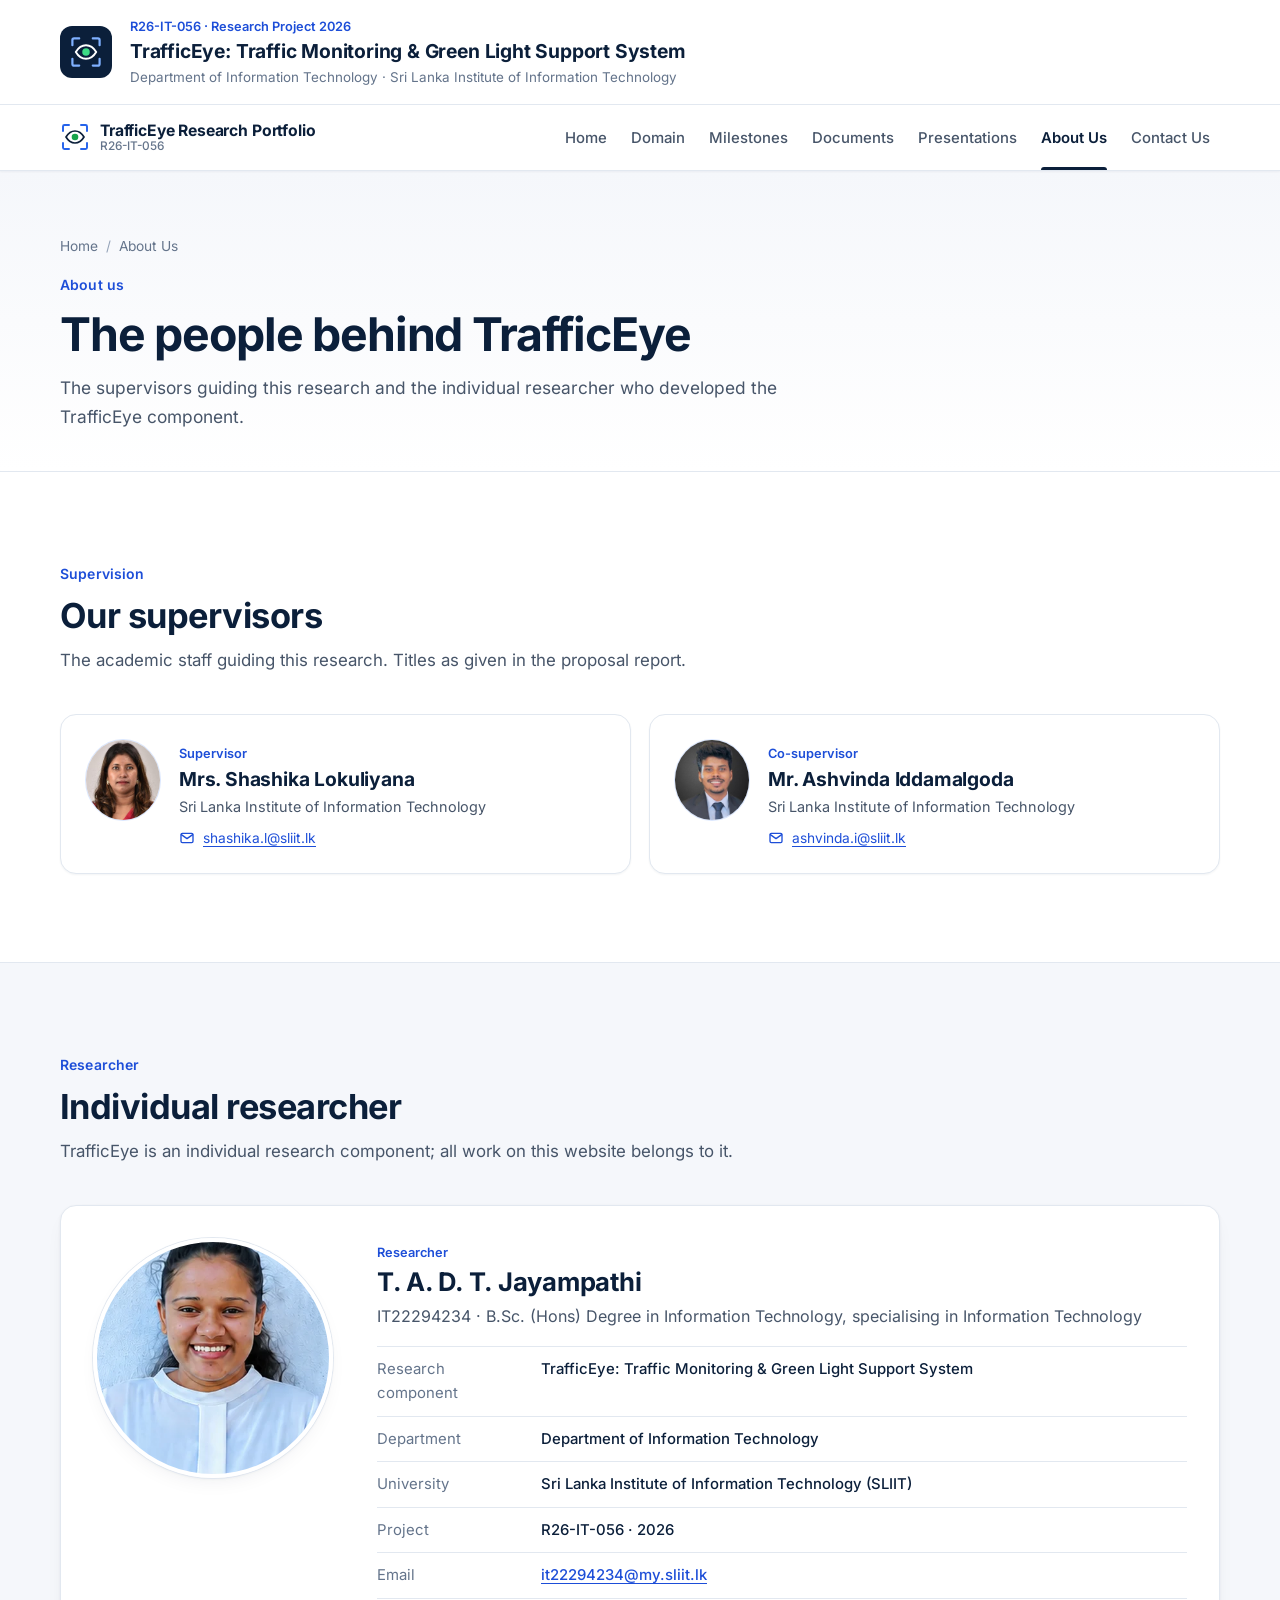
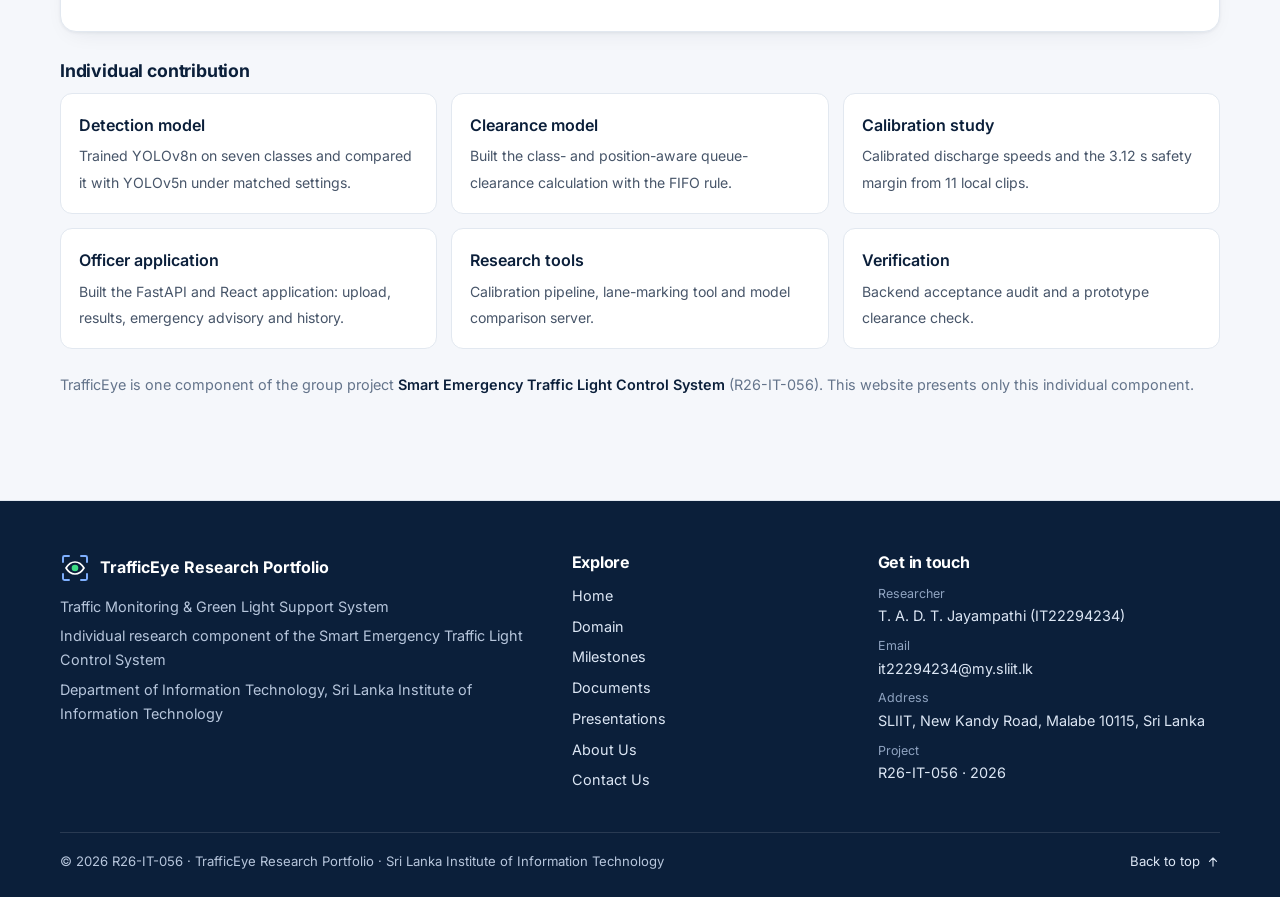
<file: about.html>
<!DOCTYPE html>
<html lang="en" id="top">
<head>
<meta charset="utf-8">
<meta name="viewport" content="width=device-width, initial-scale=1">
<title>About Us · TrafficEye Research Portfolio</title>
<meta name="description" content="About the TrafficEye research: supervisor, co-supervisor and the individual researcher T. A. D. T. Jayampathi (IT22294234).">
<meta name="author" content="T. A. D. T. Jayampathi (IT22294234)">
<meta name="theme-color" content="#12305C">
<meta property="og:title" content="About Us · TrafficEye Research Portfolio">
<meta property="og:description" content="About the TrafficEye research: supervisor, co-supervisor and the individual researcher T. A. D. T. Jayampathi (IT22294234).">
<link rel="icon" href="assets/graphics/favicon.svg" type="image/svg+xml">
<link rel="stylesheet" href="assets/css/style.css">
<script>document.documentElement.classList.add("js");</script>
</head>
<body>
<a class="skip-link" href="#main">Skip intro</a>
<div class="intro-band">
  <div class="container intro-band__inner">
    <span class="intro-band__mark"><svg viewBox="0 0 40 40" aria-hidden="true" focusable="false"><path d="M4 12V6a2 2 0 0 1 2-2h6M28 4h6a2 2 0 0 1 2 2v6M36 28v6a2 2 0 0 1-2 2h-6M12 36H6a2 2 0 0 1-2-2v-6" fill="none" stroke="#7FB0FF" stroke-width="2.6" stroke-linecap="round"/><path d="M8 20c3.2-5.4 7.4-8 12-8s8.8 2.6 12 8c-3.2 5.4-7.4 8-12 8s-8.8-2.6-12-8z" fill="none" stroke="#FFFFFF" stroke-width="2.3" stroke-linejoin="round"/><circle cx="20" cy="20" r="4.4" fill="#3DDC84"/></svg></span>
    <div>
      <div class="intro-band__code">R26-IT-056 · Research Project 2026</div>
      <p class="intro-band__title">TrafficEye: Traffic Monitoring &amp; Green Light Support System</p>
      <div class="intro-band__dept">Department of Information Technology · Sri Lanka Institute of Information Technology</div>
    </div>
  </div>
</div>
<header class="navbar">
  <div class="container navbar__inner">
    <a class="brand" href="index.html" aria-label="TrafficEye Research Portfolio, home">
      <svg class="brand__mark" viewBox="0 0 40 40" aria-hidden="true" focusable="false"><path d="M4 12V6a2 2 0 0 1 2-2h6M28 4h6a2 2 0 0 1 2 2v6M36 28v6a2 2 0 0 1-2 2h-6M12 36H6a2 2 0 0 1-2-2v-6" fill="none" stroke="#2563EB" stroke-width="2.6" stroke-linecap="round"/><path d="M8 20c3.2-5.4 7.4-8 12-8s8.8 2.6 12 8c-3.2 5.4-7.4 8-12 8s-8.8-2.6-12-8z" fill="none" stroke="#0B1F3A" stroke-width="2.3" stroke-linejoin="round"/><circle cx="20" cy="20" r="4.4" fill="#16A34A"/></svg>
      <span class="brand__text"><span class="brand__name">TrafficEye Research Portfolio</span><span class="brand__id">R26-IT-056</span></span>
    </a>
    <button class="nav-toggle" type="button" aria-expanded="false" aria-controls="site-nav" aria-label="Open menu"><svg class="i-open" viewBox="0 0 24 24" fill="none" stroke="currentColor" stroke-width="2" stroke-linecap="round" stroke-linejoin="round" aria-hidden="true" focusable="false"><path d="M4 7h16M4 12h16M4 17h16"/></svg><svg class="i-close" viewBox="0 0 24 24" fill="none" stroke="currentColor" stroke-width="2" stroke-linecap="round" stroke-linejoin="round" aria-hidden="true" focusable="false"><path d="M6 6l12 12M18 6 6 18"/></svg></button>
    <nav class="nav" id="site-nav" aria-label="Main"><ul class="nav__list"><li><a class="nav__link" href="index.html">Home</a></li><li><a class="nav__link" href="domain.html">Domain</a></li><li><a class="nav__link" href="milestones.html">Milestones</a></li><li><a class="nav__link" href="documents.html">Documents</a></li><li><a class="nav__link" href="presentations.html">Presentations</a></li><li><a class="nav__link" href="about.html" aria-current="page">About Us</a></li><li><a class="nav__link" href="contact.html">Contact Us</a></li></ul></nav>
  </div>
</header>
<main id="main" tabindex="-1">
<section class="page-head">
  <div class="container">
    <nav aria-label="Breadcrumb"><ol class="crumbs"><li><a href="index.html">Home</a></li><li aria-current="page">About Us</li></ol></nav>
    <span class="eyebrow">About us</span>
    <h1>The people behind TrafficEye</h1>
    <p>The supervisors guiding this research and the individual researcher who developed the TrafficEye component.</p>
    
  </div>
</section><section class="section" aria-labelledby="sup-title"><div class="container">
  <div class="sec-head"><span class="eyebrow">Supervision</span><h2 id="sup-title">Our supervisors</h2><p>The academic staff guiding this research. Titles as given in the proposal report.</p></div>
  <div class="people">
    <article class="person"><img class="avatar" src="[data-uri]" alt="Portrait of Mrs. Shashika Lokuliyana" width="82" height="82" style="display:block;width:82px;height:82px;border-radius:50%;object-fit:cover;object-position:center;padding:0;flex-shrink:0;"><div><span class="person__role">Supervisor</span><h3>Mrs. Shashika Lokuliyana</h3><p>Sri Lanka Institute of Information Technology</p><p class="person__line"><svg viewBox="0 0 24 24" fill="none" stroke="currentColor" stroke-width="2" stroke-linecap="round" stroke-linejoin="round" aria-hidden="true" focusable="false"><rect x="3" y="5" width="18" height="14" rx="2"/><path d="m3.5 7 8.5 6 8.5-6"/></svg><span><a href="mailto:shashika.l@sliit.lk">shashika.l@sliit.lk</a></span></p></div></article>
    <article class="person"><img class="avatar" src="[data-uri]" alt="Portrait of Mr. Ashvinda Iddamalgoda" width="82" height="82" style="display:block;width:82px;height:82px;border-radius:50%;object-fit:cover;object-position:center;padding:0;flex-shrink:0;"><div><span class="person__role">Co-supervisor</span><h3>Mr. Ashvinda Iddamalgoda</h3><p>Sri Lanka Institute of Information Technology</p><p class="person__line"><svg viewBox="0 0 24 24" fill="none" stroke="currentColor" stroke-width="2" stroke-linecap="round" stroke-linejoin="round" aria-hidden="true" focusable="false"><rect x="3" y="5" width="18" height="14" rx="2"/><path d="m3.5 7 8.5 6 8.5-6"/></svg><span><a href="mailto:ashvinda.i@sliit.lk">ashvinda.i@sliit.lk</a></span></p></div></article>
  </div>
</div></section>
<section class="section section--alt" aria-labelledby="res-title"><div class="container">
  <div class="sec-head"><span class="eyebrow">Researcher</span><h2 id="res-title">Individual researcher</h2><p>TrafficEye is an individual research component; all work on this website belongs to it.</p></div>
  <article class="researcher">
    <img class="researcher__photo" src="assets/images/profile/researcher-portrait.webp" width="360" height="360" alt="Portrait of T. A. D. T. Jayampathi." loading="lazy" decoding="async">
    <div>
      <span class="person__role">Researcher</span>
      <h3>T. A. D. T. Jayampathi</h3>
      <p>IT22294234 · B.Sc. (Hons) Degree in Information Technology, specialising in Information Technology</p>
      <dl class="facts">
        <div><dt>Research component</dt><dd>TrafficEye: Traffic Monitoring &amp; Green Light Support System</dd></div>
        <div><dt>Department</dt><dd>Department of Information Technology</dd></div>
        <div><dt>University</dt><dd>Sri Lanka Institute of Information Technology (SLIIT)</dd></div>
        <div><dt>Project</dt><dd>R26-IT-056 · 2026</dd></div>
        <div><dt>Email</dt><dd><a href="mailto:it22294234@my.sliit.lk">it22294234@my.sliit.lk</a></dd></div>
      </dl>
    </div>
  </article>
  <div class="sub"><h3 class="sub-title">Individual contribution</h3><ul class="contrib"><li><strong>Detection model</strong><span>Trained YOLOv8n on seven classes and compared it with YOLOv5n under matched settings.</span></li><li><strong>Clearance model</strong><span>Built the class- and position-aware queue-clearance calculation with the FIFO rule.</span></li><li><strong>Calibration study</strong><span>Calibrated discharge speeds and the 3.12 s safety margin from 11 local clips.</span></li><li><strong>Officer application</strong><span>Built the FastAPI and React application: upload, results, emergency advisory and history.</span></li><li><strong>Research tools</strong><span>Calibration pipeline, lane-marking tool and model comparison server.</span></li><li><strong>Verification</strong><span>Backend acceptance audit and a prototype clearance check.</span></li></ul></div>
  <p class="group-note">TrafficEye is one component of the group project <strong>Smart Emergency Traffic Light Control System</strong> (R26-IT-056). This website presents only this individual component.</p>
</div></section>
</main>
<footer class="footer">
  <div class="container">
    <div class="footer__grid">
      <div>
        <div class="footer__brand"><svg viewBox="0 0 40 40" aria-hidden="true" focusable="false"><path d="M4 12V6a2 2 0 0 1 2-2h6M28 4h6a2 2 0 0 1 2 2v6M36 28v6a2 2 0 0 1-2 2h-6M12 36H6a2 2 0 0 1-2-2v-6" fill="none" stroke="#7FB0FF" stroke-width="2.6" stroke-linecap="round"/><path d="M8 20c3.2-5.4 7.4-8 12-8s8.8 2.6 12 8c-3.2 5.4-7.4 8-12 8s-8.8-2.6-12-8z" fill="none" stroke="#FFFFFF" stroke-width="2.3" stroke-linejoin="round"/><circle cx="20" cy="20" r="4.4" fill="#3DDC84"/></svg><span>TrafficEye Research Portfolio</span></div>
        <p>Traffic Monitoring &amp; Green Light Support System</p>
        <p>Individual research component of the Smart Emergency Traffic Light Control System</p>
        <p>Department of Information Technology, Sri Lanka Institute of Information Technology</p>
      </div>
      <div>
        <h2>Explore</h2>
        <ul><li><a href="index.html">Home</a></li><li><a href="domain.html">Domain</a></li><li><a href="milestones.html">Milestones</a></li><li><a href="documents.html">Documents</a></li><li><a href="presentations.html">Presentations</a></li><li><a href="about.html">About Us</a></li><li><a href="contact.html">Contact Us</a></li></ul>
      </div>
      <div>
        <h2>Get in touch</h2>
        <dl>
          <dt>Researcher</dt><dd>T. A. D. T. Jayampathi (IT22294234)</dd>
          <dt>Email</dt><dd><a href="mailto:it22294234@my.sliit.lk">it22294234@my.sliit.lk</a></dd>
          <dt>Address</dt><dd>SLIIT, New Kandy Road, Malabe 10115, Sri Lanka</dd>
          <dt>Project</dt><dd>R26-IT-056 · 2026</dd>
        </dl>
      </div>
    </div>
    <div class="footer__base">
      <span>© 2026 R26-IT-056 · TrafficEye Research Portfolio · Sri Lanka Institute of Information Technology</span>
      <a class="to-top" href="#top">Back to top <svg viewBox="0 0 24 24" fill="none" stroke="currentColor" stroke-width="2" stroke-linecap="round" stroke-linejoin="round" aria-hidden="true" focusable="false"><path d="M12 19V5M6 11l6-6 6 6"/></svg></a>
    </div>
  </div>
</footer>
<button class="back-top" type="button" aria-label="Back to top"><svg viewBox="0 0 24 24" fill="none" stroke="currentColor" stroke-width="2" stroke-linecap="round" stroke-linejoin="round" aria-hidden="true" focusable="false"><path d="M12 19V5M6 11l6-6 6 6"/></svg></button>
<script src="assets/js/main.js" defer></script>
</body>
</html>
</file>
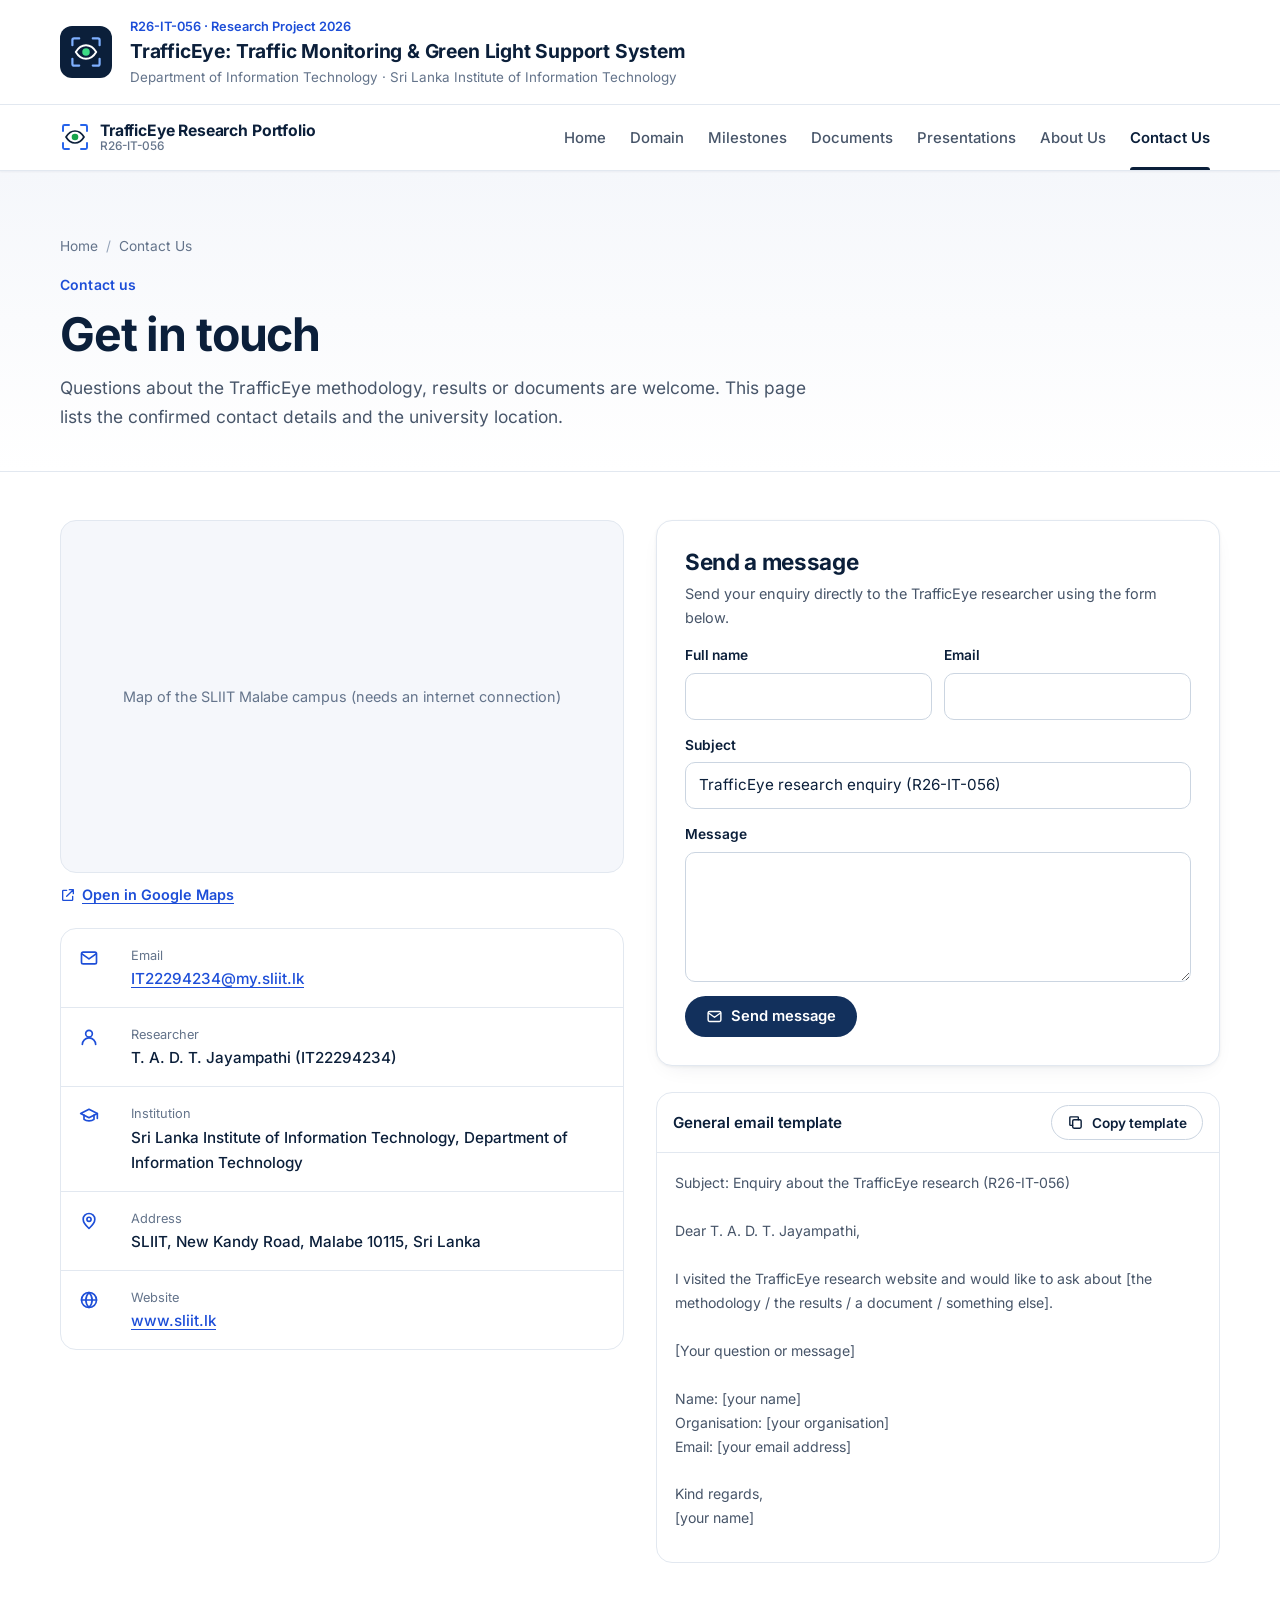
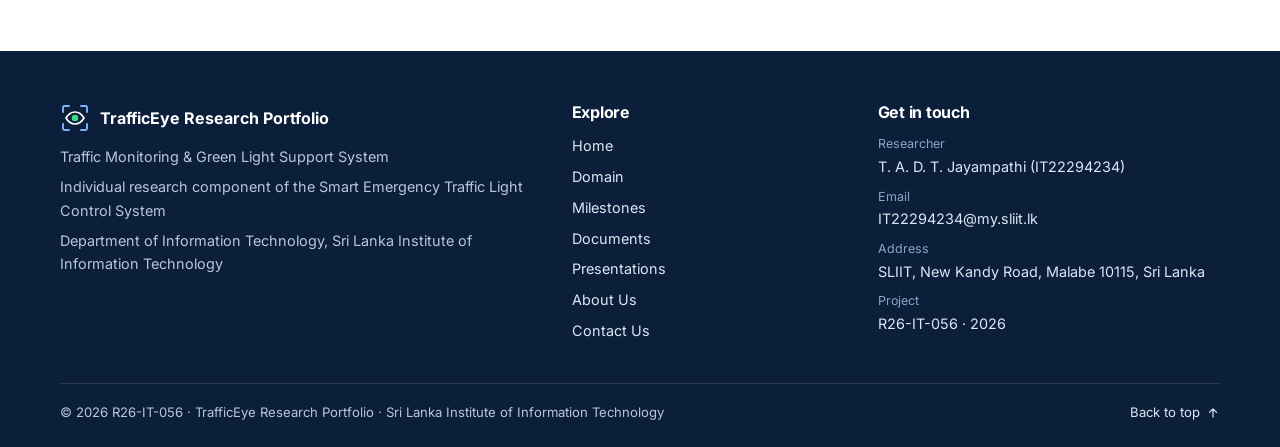
<file: contact.html>
<!DOCTYPE html>
<html lang="en" id="top">
<head>
<meta charset="utf-8">
<meta name="viewport" content="width=device-width, initial-scale=1">
<title>Contact Us · TrafficEye Research Portfolio</title>
<meta name="description" content="Contact information for the TrafficEye research at SLIIT, Malabe, with a general email template.">
<meta name="author" content="T. A. D. T. Jayampathi (IT22294234)">
<meta name="theme-color" content="#12305C">
<meta property="og:title" content="Contact Us · TrafficEye Research Portfolio">
<meta property="og:description" content="Contact information for the TrafficEye research at SLIIT, Malabe, with a general email template.">
<link rel="icon" href="assets/graphics/favicon.svg" type="image/svg+xml">
<link rel="stylesheet" href="assets/css/style.css">
<script>document.documentElement.classList.add("js");</script>
<script>
/* TrafficEye: Web3Forms AJAX submission with in-page confirmation. */
(function () {
  "use strict";
  const endpoint = "https://api.web3forms.com/submit";
  const accessKey = "0200eea3-a7b6-4250-9783-7afadf7ac319";

  window.addEventListener("submit", async function (event) {
    const form = event.target;
    if (!form || form.id !== "te-contact-form") return;
    event.preventDefault();
    event.stopImmediatePropagation();

    const button = form.querySelector('button[type="submit"]');
    const status = document.getElementById("te-form-status");
    if (!status || !button || button.disabled) return;
    if (!form.reportValidity()) return;

    const honeypot = form.elements.namedItem("botcheck");
    if (honeypot && honeypot.checked) return;

    const name = form.elements.namedItem("name").value.trim();
    const email = form.elements.namedItem("email").value.trim();
    const subject = form.elements.namedItem("subject").value.trim();
    const message = form.elements.namedItem("message").value.trim();

    if (!name || !email || !message) {
      status.hidden = false;
      status.className = "form-status te-error";
      status.textContent = "Please enter your name, a valid email address and your message.";
      return;
    }

    button.disabled = true;
    status.hidden = false;
    status.className = "form-status";
    status.textContent = "Sending your message...";

    const payload = {
      access_key: accessKey,
      name: name,
      email: email,
      subject: subject || "TrafficEye research enquiry (R26-IT-056)",
      message: message,
      from_name: "TrafficEye Research Website",
      botcheck: "",
      replyto: email
    };

    const controller = new AbortController();
    const deadline = setTimeout(() => controller.abort(), 20000);

    try {
      const response = await fetch(endpoint, {
        method: "POST",
        headers: {
          "Content-Type": "application/json",
          "Accept": "application/json"
        },
        body: JSON.stringify(payload),
        signal: controller.signal
      });
      const result = await response.json();
      if (!response.ok || !result.success) {
        throw new Error(result.message || "The email service did not accept the message.");
      }
      status.className = "form-status te-success";
      status.textContent = "Message sent successfully. Please check the inbox in a few moments.";
      form.reset();
    } catch (error) {
      status.className = "form-status te-error";
      status.textContent = "Message could not be sent: " + (error.name === "AbortError" ? "Service timed out." : (error.message || "Network error."));
    } finally {
      clearTimeout(deadline);
      button.disabled = false;
    }
  }, true);
})();
</script>

<style>
/* Contact-page additions only. Existing website colors, layout and navigation are untouched. */
.te-honeypot {position:absolute!important;left:-10000px!important;width:1px;height:1px;overflow:hidden}
#te-contact-form .form-status[hidden] {display:none!important}
#te-contact-form .form-status.te-success {color:#166534}
#te-contact-form .form-status.te-error {color:#b42318}
</style>
</head>
<body>
<a class="skip-link" href="#main">Skip intro</a>
<div class="intro-band">
  <div class="container intro-band__inner">
    <span class="intro-band__mark"><svg viewBox="0 0 40 40" aria-hidden="true" focusable="false"><path d="M4 12V6a2 2 0 0 1 2-2h6M28 4h6a2 2 0 0 1 2 2v6M36 28v6a2 2 0 0 1-2 2h-6M12 36H6a2 2 0 0 1-2-2v-6" fill="none" stroke="#7FB0FF" stroke-width="2.6" stroke-linecap="round"/><path d="M8 20c3.2-5.4 7.4-8 12-8s8.8 2.6 12 8c-3.2 5.4-7.4 8-12 8s-8.8-2.6-12-8z" fill="none" stroke="#FFFFFF" stroke-width="2.3" stroke-linejoin="round"/><circle cx="20" cy="20" r="4.4" fill="#3DDC84"/></svg></span>
    <div>
      <div class="intro-band__code">R26-IT-056 · Research Project 2026</div>
      <p class="intro-band__title">TrafficEye: Traffic Monitoring &amp; Green Light Support System</p>
      <div class="intro-band__dept">Department of Information Technology · Sri Lanka Institute of Information Technology</div>
    </div>
  </div>
</div>
<header class="navbar">
  <div class="container navbar__inner">
    <a class="brand" href="index.html" aria-label="TrafficEye Research Portfolio, home">
      <svg class="brand__mark" viewBox="0 0 40 40" aria-hidden="true" focusable="false"><path d="M4 12V6a2 2 0 0 1 2-2h6M28 4h6a2 2 0 0 1 2 2v6M36 28v6a2 2 0 0 1-2 2h-6M12 36H6a2 2 0 0 1-2-2v-6" fill="none" stroke="#2563EB" stroke-width="2.6" stroke-linecap="round"/><path d="M8 20c3.2-5.4 7.4-8 12-8s8.8 2.6 12 8c-3.2 5.4-7.4 8-12 8s-8.8-2.6-12-8z" fill="none" stroke="#0B1F3A" stroke-width="2.3" stroke-linejoin="round"/><circle cx="20" cy="20" r="4.4" fill="#16A34A"/></svg>
      <span class="brand__text"><span class="brand__name">TrafficEye Research Portfolio</span><span class="brand__id">R26-IT-056</span></span>
    </a>
    <button class="nav-toggle" type="button" aria-expanded="false" aria-controls="site-nav" aria-label="Open menu"><svg class="i-open" viewBox="0 0 24 24" fill="none" stroke="currentColor" stroke-width="2" stroke-linecap="round" stroke-linejoin="round" aria-hidden="true" focusable="false"><path d="M4 7h16M4 12h16M4 17h16"/></svg><svg class="i-close" viewBox="0 0 24 24" fill="none" stroke="currentColor" stroke-width="2" stroke-linecap="round" stroke-linejoin="round" aria-hidden="true" focusable="false"><path d="M6 6l12 12M18 6 6 18"/></svg></button>
    <nav class="nav" id="site-nav" aria-label="Main"><ul class="nav__list"><li><a class="nav__link" href="index.html">Home</a></li><li><a class="nav__link" href="domain.html">Domain</a></li><li><a class="nav__link" href="milestones.html">Milestones</a></li><li><a class="nav__link" href="documents.html">Documents</a></li><li><a class="nav__link" href="presentations.html">Presentations</a></li><li><a class="nav__link" href="about.html">About Us</a></li><li><a class="nav__link" href="contact.html" aria-current="page">Contact Us</a></li></ul></nav>
  </div>
</header>
<main id="main" tabindex="-1">
<section class="page-head">
  <div class="container">
    <nav aria-label="Breadcrumb"><ol class="crumbs"><li><a href="index.html">Home</a></li><li aria-current="page">Contact Us</li></ol></nav>
    <span class="eyebrow">Contact us</span>
    <h1>Get in touch</h1>
    <p>Questions about the TrafficEye methodology, results or documents are welcome. This page lists the confirmed contact details and the university location.</p>
    
  </div>
</section><section class="section" style="padding-top:clamp(32px,4vw,48px)"><div class="container contact-grid">
  <div>
    <div class="map"><div class="map__fallback">Map of the SLIIT Malabe campus (needs an internet connection)</div>
      <iframe src="https://maps.google.com/maps?q=Sri%20Lanka%20Institute%20of%20Information%20Technology%2C%20Malabe&amp;z=15&amp;output=embed" title="Map of Sri Lanka Institute of Information Technology, Malabe" loading="lazy" referrerpolicy="no-referrer-when-downgrade"></iframe></div>
    <a class="map-link" href="https://www.google.com/maps/search/?api=1&amp;query=Sri+Lanka+Institute+of+Information+Technology+Malabe" target="_blank" rel="noopener"><svg viewBox="0 0 24 24" fill="none" stroke="currentColor" stroke-width="2" stroke-linecap="round" stroke-linejoin="round" aria-hidden="true" focusable="false"><path d="M14 4h6v6M10 14 20 4M19 14v5a1 1 0 0 1-1 1H5a1 1 0 0 1-1-1V6a1 1 0 0 1 1-1h5"/></svg> Open in Google Maps</a>
    <dl class="details">
      <div><svg viewBox="0 0 24 24" fill="none" stroke="currentColor" stroke-width="2" stroke-linecap="round" stroke-linejoin="round" aria-hidden="true" focusable="false"><rect x="3" y="5" width="18" height="14" rx="2"/><path d="m3.5 7 8.5 6 8.5-6"/></svg><div><dt>Email</dt><dd><a href="mailto:IT22294234@my.sliit.lk">IT22294234@my.sliit.lk</a></dd></div></div>
      <div><svg viewBox="0 0 24 24" fill="none" stroke="currentColor" stroke-width="2" stroke-linecap="round" stroke-linejoin="round" aria-hidden="true" focusable="false"><circle cx="12" cy="8" r="4"/><path d="M4 21a8 8 0 0 1 16 0"/></svg><div><dt>Researcher</dt><dd>T. A. D. T. Jayampathi (IT22294234)</dd></div></div>
      <div><svg viewBox="0 0 24 24" fill="none" stroke="currentColor" stroke-width="2" stroke-linecap="round" stroke-linejoin="round" aria-hidden="true" focusable="false"><path d="m2 9 10-5 10 5-10 5L2 9z"/><path d="M6 11v5c3 2.5 9 2.5 12 0v-5M22 9v6"/></svg><div><dt>Institution</dt><dd>Sri Lanka Institute of Information Technology, Department of Information Technology</dd></div></div>
      <div><svg viewBox="0 0 24 24" fill="none" stroke="currentColor" stroke-width="2" stroke-linecap="round" stroke-linejoin="round" aria-hidden="true" focusable="false"><path d="M12 21s-7-6.2-7-11a7 7 0 0 1 14 0c0 4.8-7 11-7 11z"/><circle cx="12" cy="10" r="2.5"/></svg><div><dt>Address</dt><dd>SLIIT, New Kandy Road, Malabe 10115, Sri Lanka</dd></div></div>
      <div><svg viewBox="0 0 24 24" fill="none" stroke="currentColor" stroke-width="2" stroke-linecap="round" stroke-linejoin="round" aria-hidden="true" focusable="false"><circle cx="12" cy="12" r="9"/><path d="M3 12h18M12 3c2.5 2.6 3.8 5.6 3.8 9s-1.3 6.4-3.8 9c-2.5-2.6-3.8-5.6-3.8-9S9.5 5.6 12 3z"/></svg><div><dt>Website</dt><dd><a href="https://www.sliit.lk" target="_blank" rel="noopener">www.sliit.lk</a></dd></div></div>
    </dl>
  </div>
  <div>
    <form class="form-card" id="te-contact-form" action="https://api.web3forms.com/submit" method="POST">
      <input type="hidden" name="access_key" value="0200eea3-a7b6-4250-9783-7afadf7ac319">
      <input type="hidden" name="from_name" value="TrafficEye Research Website">
      <input type="checkbox" name="botcheck" class="te-honeypot" tabindex="-1" autocomplete="off" aria-hidden="true">
      <h2>Send a message</h2>
      <p>Send your enquiry directly to the TrafficEye researcher using the form below.</p>
      <div class="field-row">
        <div class="field"><label for="f-name">Full name</label><input id="f-name" name="name" type="text" autocomplete="name" required></div>
        <div class="field"><label for="f-email">Email</label><input id="f-email" name="email" type="email" autocomplete="email" required></div>
      </div>
      <div class="field"><label for="f-subject">Subject</label><input id="f-subject" name="subject" type="text" value="TrafficEye research enquiry (R26-IT-056)"></div>
      <div class="field"><label for="f-message">Message</label><textarea id="f-message" name="message" required></textarea></div>
      <button class="btn btn--primary" type="submit"><svg viewBox="0 0 24 24" fill="none" stroke="currentColor" stroke-width="2" stroke-linecap="round" stroke-linejoin="round" aria-hidden="true" focusable="false"><rect x="3" y="5" width="18" height="14" rx="2"/><path d="m3.5 7 8.5 6 8.5-6"/></svg> Send message</button>
      <p class="form-status" id="te-form-status" role="status" aria-live="polite" hidden></p>
    </form>
    <div class="template"><div class="template__bar"><strong>General email template</strong>
      <button class="btn btn--outline btn--sm" type="button" data-copy-target="email-template" data-copy-status="copy-status"><svg viewBox="0 0 24 24" fill="none" stroke="currentColor" stroke-width="2" stroke-linecap="round" stroke-linejoin="round" aria-hidden="true" focusable="false"><rect x="8" y="8" width="12" height="12" rx="2"/><path d="M16 8V5a1 1 0 0 0-1-1H5a1 1 0 0 0-1 1v10a1 1 0 0 0 1 1h3"/></svg> Copy template</button></div>
      <pre id="email-template">Subject: Enquiry about the TrafficEye research (R26-IT-056)

Dear T. A. D. T. Jayampathi,

I visited the TrafficEye research website and would like to ask about [the methodology / the results / a document / something else].

[Your question or message]

Name: [your name]
Organisation: [your organisation]
Email: [your email address]

Kind regards,
[your name]</pre><p class="copy-status" id="copy-status" role="status"></p></div>
  </div>
</div></section>

</main>
<footer class="footer">
  <div class="container">
    <div class="footer__grid">
      <div>
        <div class="footer__brand"><svg viewBox="0 0 40 40" aria-hidden="true" focusable="false"><path d="M4 12V6a2 2 0 0 1 2-2h6M28 4h6a2 2 0 0 1 2 2v6M36 28v6a2 2 0 0 1-2 2h-6M12 36H6a2 2 0 0 1-2-2v-6" fill="none" stroke="#7FB0FF" stroke-width="2.6" stroke-linecap="round"/><path d="M8 20c3.2-5.4 7.4-8 12-8s8.8 2.6 12 8c-3.2 5.4-7.4 8-12 8s-8.8-2.6-12-8z" fill="none" stroke="#FFFFFF" stroke-width="2.3" stroke-linejoin="round"/><circle cx="20" cy="20" r="4.4" fill="#3DDC84"/></svg><span>TrafficEye Research Portfolio</span></div>
        <p>Traffic Monitoring &amp; Green Light Support System</p>
        <p>Individual research component of the Smart Emergency Traffic Light Control System</p>
        <p>Department of Information Technology, Sri Lanka Institute of Information Technology</p>
      </div>
      <div>
        <h2>Explore</h2>
        <ul><li><a href="index.html">Home</a></li><li><a href="domain.html">Domain</a></li><li><a href="milestones.html">Milestones</a></li><li><a href="documents.html">Documents</a></li><li><a href="presentations.html">Presentations</a></li><li><a href="about.html">About Us</a></li><li><a href="contact.html">Contact Us</a></li></ul>
      </div>
      <div>
        <h2>Get in touch</h2>
        <dl>
          <dt>Researcher</dt><dd>T. A. D. T. Jayampathi (IT22294234)</dd>
          <dt>Email</dt><dd><a href="mailto:IT22294234@my.sliit.lk">IT22294234@my.sliit.lk</a></dd>
          <dt>Address</dt><dd>SLIIT, New Kandy Road, Malabe 10115, Sri Lanka</dd>
          <dt>Project</dt><dd>R26-IT-056 · 2026</dd>
        </dl>
      </div>
    </div>
    <div class="footer__base">
      <span>© 2026 R26-IT-056 · TrafficEye Research Portfolio · Sri Lanka Institute of Information Technology</span>
      <a class="to-top" href="#top">Back to top <svg viewBox="0 0 24 24" fill="none" stroke="currentColor" stroke-width="2" stroke-linecap="round" stroke-linejoin="round" aria-hidden="true" focusable="false"><path d="M12 19V5M6 11l6-6 6 6"/></svg></a>
    </div>
  </div>
</footer>
<button class="back-top" type="button" aria-label="Back to top"><svg viewBox="0 0 24 24" fill="none" stroke="currentColor" stroke-width="2" stroke-linecap="round" stroke-linejoin="round" aria-hidden="true" focusable="false"><path d="M12 19V5M6 11l6-6 6 6"/></svg></button>
<script src="assets/js/main.js" defer></script>
</body>
</html>
</file>
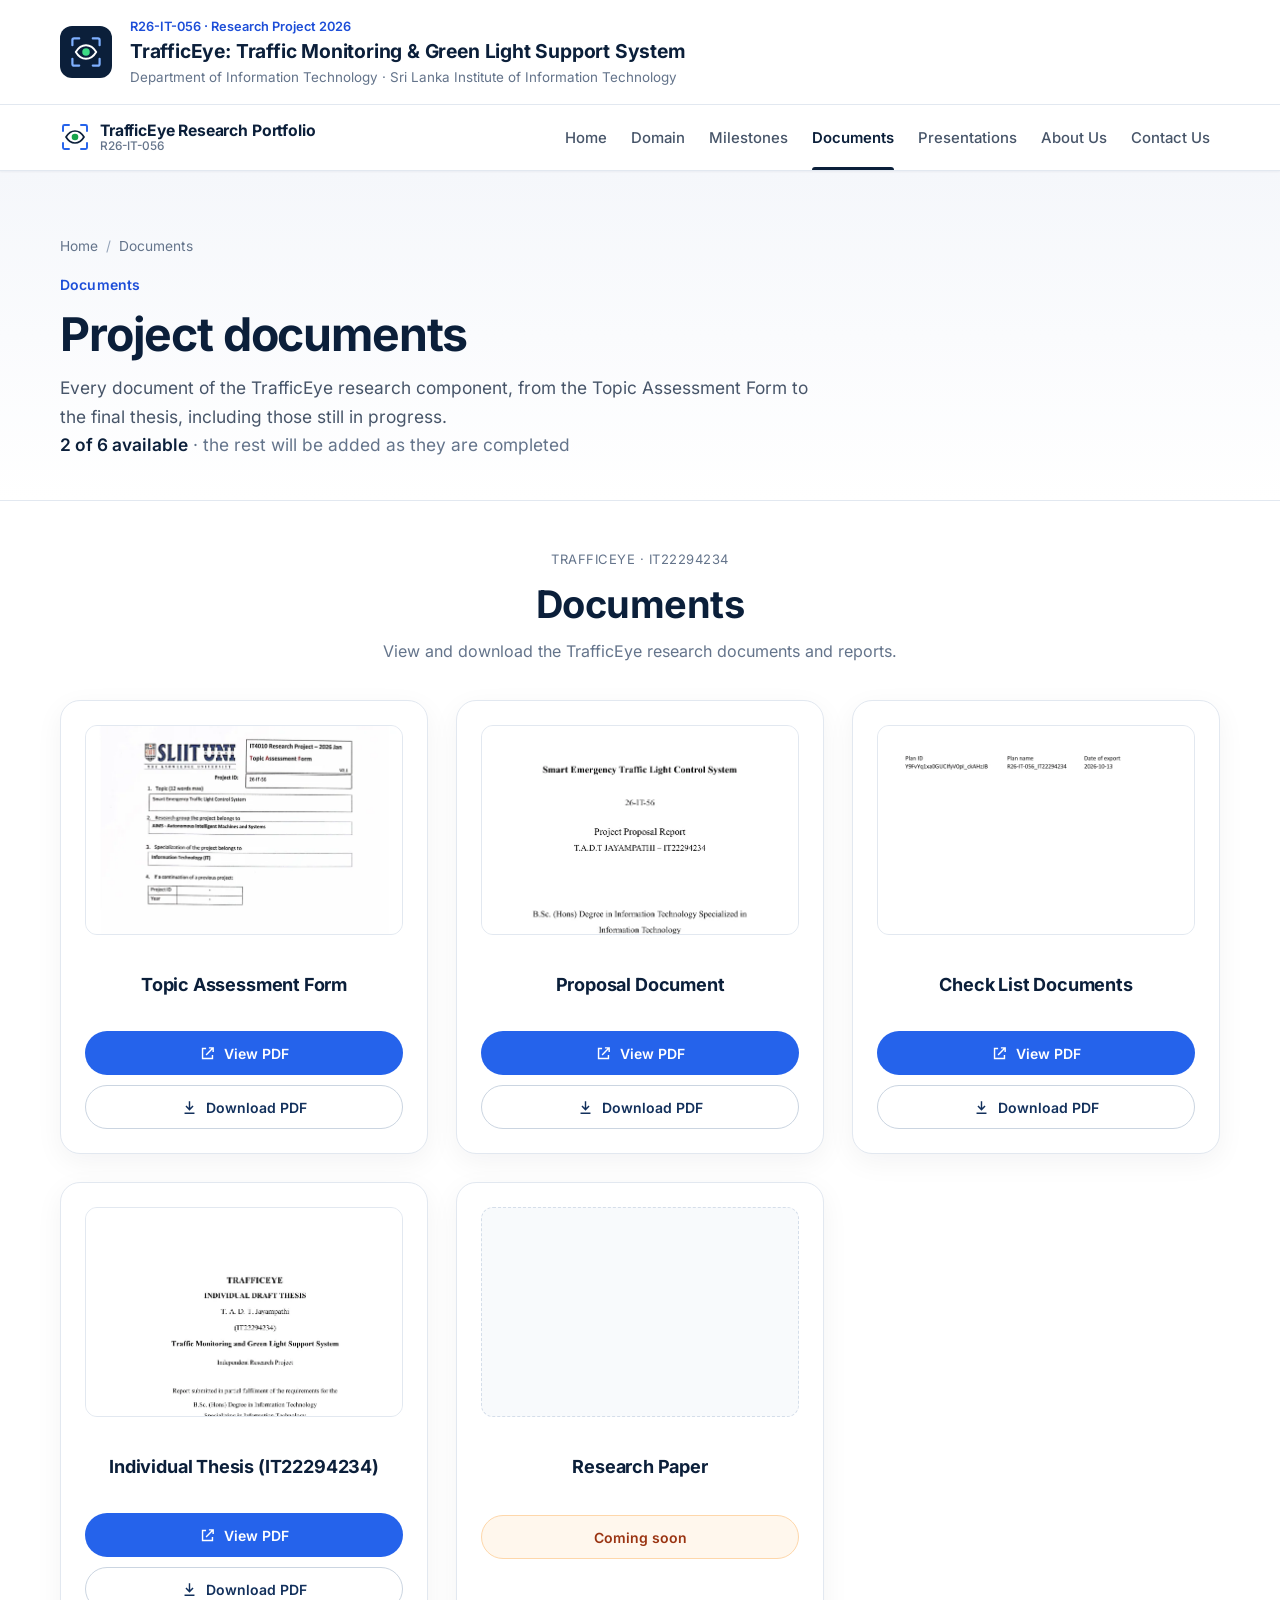
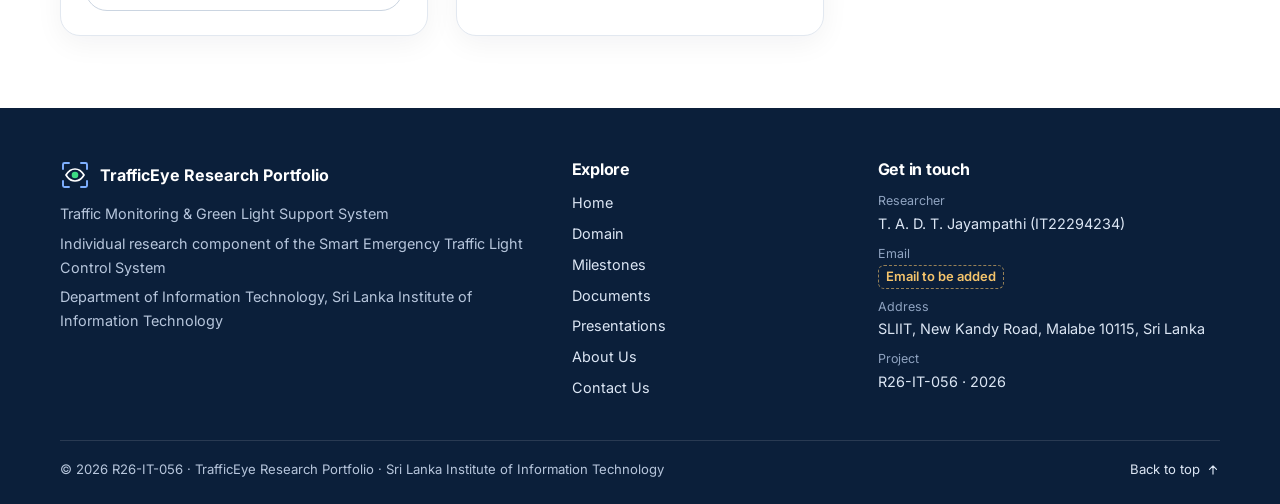
<file: documents.html>
<!DOCTYPE html>
<html lang="en" id="top">
<head>
<meta charset="utf-8">
<meta name="viewport" content="width=device-width, initial-scale=1">
<title>Documents · TrafficEye Research Portfolio</title>
<meta name="description" content="TrafficEye project documents: research proposal report and the status of every other document.">
<meta name="author" content="T. A. D. T. Jayampathi (IT22294234)">
<meta name="theme-color" content="#12305C">
<meta property="og:title" content="Documents · TrafficEye Research Portfolio">
<meta property="og:description" content="TrafficEye project documents: research proposal report and the status of every other document.">
<link rel="icon" href="assets/graphics/favicon.svg" type="image/svg+xml">
<link rel="stylesheet" href="assets/css/style.css">
<script>document.documentElement.classList.add("js");</script>
<style>
.resource-section{padding:48px 0 72px}.resource-intro{text-align:center;margin:0 auto 36px;max-width:700px}.resource-intro h2{font-size:clamp(28px,4vw,38px);margin-bottom:10px}.resource-intro p{color:var(--muted,#64748b)}.resource-grid{display:grid;grid-template-columns:repeat(3,minmax(0,1fr));gap:28px}.resource-grid--slides{grid-template-columns:repeat(4,minmax(0,1fr))}.resource-card{display:flex;flex-direction:column;align-items:center;text-align:center;background:#fff;border:1px solid #e2e8f0;border-radius:20px;padding:24px;box-shadow:0 8px 28px rgba(15,23,42,.05);transition:transform .2s,box-shadow .2s}.resource-card:hover{transform:translateY(-4px);box-shadow:0 14px 34px rgba(15,23,42,.1)}.resource-preview{width:100%;height:210px;border-radius:12px;overflow:hidden;margin-bottom:24px;border:1px solid #e2e8f0;background:#f1f5f9}.resource-preview img{width:100%;height:100%;object-fit:cover;object-position:top;display:block}.resource-grid--slides .resource-preview{height:160px}.resource-preview--empty{background:#f8fafc;border:1px dashed #d5deea}.resource-card h3{font-size:18px;line-height:1.45;margin:0 0 20px;min-height:52px;display:flex;align-items:center;justify-content:center}.resource-actions{width:100%;display:flex;flex-direction:column;gap:10px;margin-top:auto;min-height:96px}.resource-actions a{display:flex;align-items:center;justify-content:center;gap:8px;min-height:44px;border-radius:24px;text-decoration:none;font-weight:600;font-size:14px}.resource-view{background:#2563eb;color:#fff}.resource-view:hover{background:#1d4ed8;color:#fff}.resource-download{border:1px solid #cbd5e1;color:#12305c;background:#fff}.resource-download:hover{background:#eff6ff}.resource-soon{display:flex;align-items:center;justify-content:center;border-radius:24px;background:#fff7ed;border:1px solid #fed7aa;color:#9a3412;min-height:44px;font-weight:600;font-size:14px}.resource-actions svg{width:17px;height:17px;flex-shrink:0}.resource-context{font-size:13px;letter-spacing:.04em;text-transform:uppercase;color:#64748b;margin-bottom:12px}@media(max-width:1000px){.resource-grid--slides{grid-template-columns:repeat(2,minmax(0,1fr))}}@media(max-width:760px){.resource-grid{grid-template-columns:repeat(2,minmax(0,1fr));gap:18px}.resource-card{padding:18px}.resource-preview{height:190px}}@media(max-width:480px){.resource-grid,.resource-grid--slides{grid-template-columns:1fr}.resource-preview{height:260px}.resource-grid--slides .resource-preview{height:190px}.resource-card h3{min-height:0}.resource-section{padding-top:32px}}@media(prefers-reduced-motion:reduce){.resource-card{transition:none}.resource-card:hover{transform:none}}
</style>
</head>
<body>
<a class="skip-link" href="#main">Skip intro</a>
<div class="intro-band">
  <div class="container intro-band__inner">
    <span class="intro-band__mark"><svg viewBox="0 0 40 40" aria-hidden="true" focusable="false"><path d="M4 12V6a2 2 0 0 1 2-2h6M28 4h6a2 2 0 0 1 2 2v6M36 28v6a2 2 0 0 1-2 2h-6M12 36H6a2 2 0 0 1-2-2v-6" fill="none" stroke="#7FB0FF" stroke-width="2.6" stroke-linecap="round"/><path d="M8 20c3.2-5.4 7.4-8 12-8s8.8 2.6 12 8c-3.2 5.4-7.4 8-12 8s-8.8-2.6-12-8z" fill="none" stroke="#FFFFFF" stroke-width="2.3" stroke-linejoin="round"/><circle cx="20" cy="20" r="4.4" fill="#3DDC84"/></svg></span>
    <div>
      <div class="intro-band__code">R26-IT-056 · Research Project 2026</div>
      <p class="intro-band__title">TrafficEye: Traffic Monitoring &amp; Green Light Support System</p>
      <div class="intro-band__dept">Department of Information Technology · Sri Lanka Institute of Information Technology</div>
    </div>
  </div>
</div>
<header class="navbar">
  <div class="container navbar__inner">
    <a class="brand" href="index.html" aria-label="TrafficEye Research Portfolio, home">
      <svg class="brand__mark" viewBox="0 0 40 40" aria-hidden="true" focusable="false"><path d="M4 12V6a2 2 0 0 1 2-2h6M28 4h6a2 2 0 0 1 2 2v6M36 28v6a2 2 0 0 1-2 2h-6M12 36H6a2 2 0 0 1-2-2v-6" fill="none" stroke="#2563EB" stroke-width="2.6" stroke-linecap="round"/><path d="M8 20c3.2-5.4 7.4-8 12-8s8.8 2.6 12 8c-3.2 5.4-7.4 8-12 8s-8.8-2.6-12-8z" fill="none" stroke="#0B1F3A" stroke-width="2.3" stroke-linejoin="round"/><circle cx="20" cy="20" r="4.4" fill="#16A34A"/></svg>
      <span class="brand__text"><span class="brand__name">TrafficEye Research Portfolio</span><span class="brand__id">R26-IT-056</span></span>
    </a>
    <button class="nav-toggle" type="button" aria-expanded="false" aria-controls="site-nav" aria-label="Open menu"><svg class="i-open" viewBox="0 0 24 24" fill="none" stroke="currentColor" stroke-width="2" stroke-linecap="round" stroke-linejoin="round" aria-hidden="true" focusable="false"><path d="M4 7h16M4 12h16M4 17h16"/></svg><svg class="i-close" viewBox="0 0 24 24" fill="none" stroke="currentColor" stroke-width="2" stroke-linecap="round" stroke-linejoin="round" aria-hidden="true" focusable="false"><path d="M6 6l12 12M18 6 6 18"/></svg></button>
    <nav class="nav" id="site-nav" aria-label="Main"><ul class="nav__list"><li><a class="nav__link" href="index.html">Home</a></li><li><a class="nav__link" href="domain.html">Domain</a></li><li><a class="nav__link" href="milestones.html">Milestones</a></li><li><a class="nav__link" href="documents.html" aria-current="page">Documents</a></li><li><a class="nav__link" href="presentations.html">Presentations</a></li><li><a class="nav__link" href="about.html">About Us</a></li><li><a class="nav__link" href="contact.html">Contact Us</a></li></ul></nav>
  </div>
</header>
<main id="main" tabindex="-1">
<section class="page-head">
  <div class="container">
    <nav aria-label="Breadcrumb"><ol class="crumbs"><li><a href="index.html">Home</a></li><li aria-current="page">Documents</li></ol></nav>
    <span class="eyebrow">Documents</span>
    <h1>Project documents</h1>
    <p>Every document of the TrafficEye research component, from the Topic Assessment Form to the final thesis, including those still in progress.</p>
    <p class="page-head__summary"><strong>2 of 6 available</strong> · the rest will be added as they are completed</p>
  </div>
</section><section class="resource-section" aria-labelledby="resource-title"><div class="container"><div class="resource-intro"><div class="resource-context">TrafficEye · IT22294234</div><h2 id="resource-title">Documents</h2><p>View and download the TrafficEye research documents and reports.</p></div><div class="resource-grid"><article class="resource-card"><div class="resource-preview"><img src="assets/images/resources/taf.webp" alt="Topic Assessment Form cover" loading="lazy" width="600" height="420"></div><h3>Topic Assessment Form</h3><div class="resource-actions"><a class="resource-view" href="documents/TAF_R26-IT-056.pdf" target="_blank" rel="noopener"><svg viewBox="0 0 24 24" fill="none" stroke="currentColor" stroke-width="2" aria-hidden="true"><path d="M14 4h6v6M10 14 20 4M19 14v5H5V5h5"/></svg>View PDF</a><a class="resource-download" href="documents/TAF_R26-IT-056.pdf" download><svg viewBox="0 0 24 24" fill="none" stroke="currentColor" stroke-width="2" aria-hidden="true"><path d="M12 3v12m-5-5 5 5 5-5M5 20h14"/></svg>Download PDF</a></div></article><article class="resource-card"><div class="resource-preview"><img src="assets/images/resources/proposal.webp" alt="Proposal Document cover" loading="lazy" width="600" height="420"></div><h3>Proposal Document</h3><div class="resource-actions"><a class="resource-view" href="documents/IT22294234_Proposal_Presentation_Report.pdf" target="_blank" rel="noopener"><svg viewBox="0 0 24 24" fill="none" stroke="currentColor" stroke-width="2" aria-hidden="true"><path d="M14 4h6v6M10 14 20 4M19 14v5H5V5h5"/></svg>View PDF</a><a class="resource-download" href="documents/IT22294234_Proposal_Presentation_Report.pdf" download><svg viewBox="0 0 24 24" fill="none" stroke="currentColor" stroke-width="2" aria-hidden="true"><path d="M12 3v12m-5-5 5 5 5-5M5 20h14"/></svg>Download PDF</a></div></article><article class="resource-card"><div class="resource-preview"><img src="assets/images/resources/checklist.webp" alt="Check List Documents cover" loading="lazy" width="600" height="420"></div><h3>Check List Documents</h3><div class="resource-actions"><a class="resource-view" href="documents/R26-IT-056_IT22294234%20%281%29.pdf" target="_blank" rel="noopener"><svg viewBox="0 0 24 24" fill="none" stroke="currentColor" stroke-width="2" aria-hidden="true"><path d="M14 4h6v6M10 14 20 4M19 14v5H5V5h5"/></svg>View PDF</a><a class="resource-download" href="documents/R26-IT-056_IT22294234%20%281%29.pdf" download><svg viewBox="0 0 24 24" fill="none" stroke="currentColor" stroke-width="2" aria-hidden="true"><path d="M12 3v12m-5-5 5 5 5-5M5 20h14"/></svg>Download PDF</a></div></article><article class="resource-card"><div class="resource-preview"><img src="assets/images/resources/thesis.webp" alt="Individual Thesis (IT22294234) cover" loading="lazy" width="600" height="420"></div><h3>Individual Thesis (IT22294234)</h3><div class="resource-actions"><a class="resource-view" href="documents/IT22294234_DRAFT.pdf" target="_blank" rel="noopener"><svg viewBox="0 0 24 24" fill="none" stroke="currentColor" stroke-width="2" aria-hidden="true"><path d="M14 4h6v6M10 14 20 4M19 14v5H5V5h5"/></svg>View PDF</a><a class="resource-download" href="documents/IT22294234_DRAFT.pdf" download><svg viewBox="0 0 24 24" fill="none" stroke="currentColor" stroke-width="2" aria-hidden="true"><path d="M12 3v12m-5-5 5 5 5-5M5 20h14"/></svg>Download PDF</a></div></article><article class="resource-card"><div class="resource-preview resource-preview--empty" aria-hidden="true"></div><h3>Research Paper</h3><div class="resource-actions"><span class="resource-soon">Coming soon</span></div></article></div></div></section>
</main>
<footer class="footer">
  <div class="container">
    <div class="footer__grid">
      <div>
        <div class="footer__brand"><svg viewBox="0 0 40 40" aria-hidden="true" focusable="false"><path d="M4 12V6a2 2 0 0 1 2-2h6M28 4h6a2 2 0 0 1 2 2v6M36 28v6a2 2 0 0 1-2 2h-6M12 36H6a2 2 0 0 1-2-2v-6" fill="none" stroke="#7FB0FF" stroke-width="2.6" stroke-linecap="round"/><path d="M8 20c3.2-5.4 7.4-8 12-8s8.8 2.6 12 8c-3.2 5.4-7.4 8-12 8s-8.8-2.6-12-8z" fill="none" stroke="#FFFFFF" stroke-width="2.3" stroke-linejoin="round"/><circle cx="20" cy="20" r="4.4" fill="#3DDC84"/></svg><span>TrafficEye Research Portfolio</span></div>
        <p>Traffic Monitoring &amp; Green Light Support System</p>
        <p>Individual research component of the Smart Emergency Traffic Light Control System</p>
        <p>Department of Information Technology, Sri Lanka Institute of Information Technology</p>
      </div>
      <div>
        <h2>Explore</h2>
        <ul><li><a href="index.html">Home</a></li><li><a href="domain.html">Domain</a></li><li><a href="milestones.html">Milestones</a></li><li><a href="documents.html">Documents</a></li><li><a href="presentations.html">Presentations</a></li><li><a href="about.html">About Us</a></li><li><a href="contact.html">Contact Us</a></li></ul>
      </div>
      <div>
        <h2>Get in touch</h2>
        <dl>
          <dt>Researcher</dt><dd>T. A. D. T. Jayampathi (IT22294234)</dd>
          <dt>Email</dt><dd><span class="tbc">Email to be added</span></dd>
          <dt>Address</dt><dd>SLIIT, New Kandy Road, Malabe 10115, Sri Lanka</dd>
          <dt>Project</dt><dd>R26-IT-056 · 2026</dd>
        </dl>
      </div>
    </div>
    <div class="footer__base">
      <span>© 2026 R26-IT-056 · TrafficEye Research Portfolio · Sri Lanka Institute of Information Technology</span>
      <a class="to-top" href="#top">Back to top <svg viewBox="0 0 24 24" fill="none" stroke="currentColor" stroke-width="2" stroke-linecap="round" stroke-linejoin="round" aria-hidden="true" focusable="false"><path d="M12 19V5M6 11l6-6 6 6"/></svg></a>
    </div>
  </div>
</footer>
<button class="back-top" type="button" aria-label="Back to top"><svg viewBox="0 0 24 24" fill="none" stroke="currentColor" stroke-width="2" stroke-linecap="round" stroke-linejoin="round" aria-hidden="true" focusable="false"><path d="M12 19V5M6 11l6-6 6 6"/></svg></button>
<script src="assets/js/main.js" defer></script>
</body>
</html>
</file>
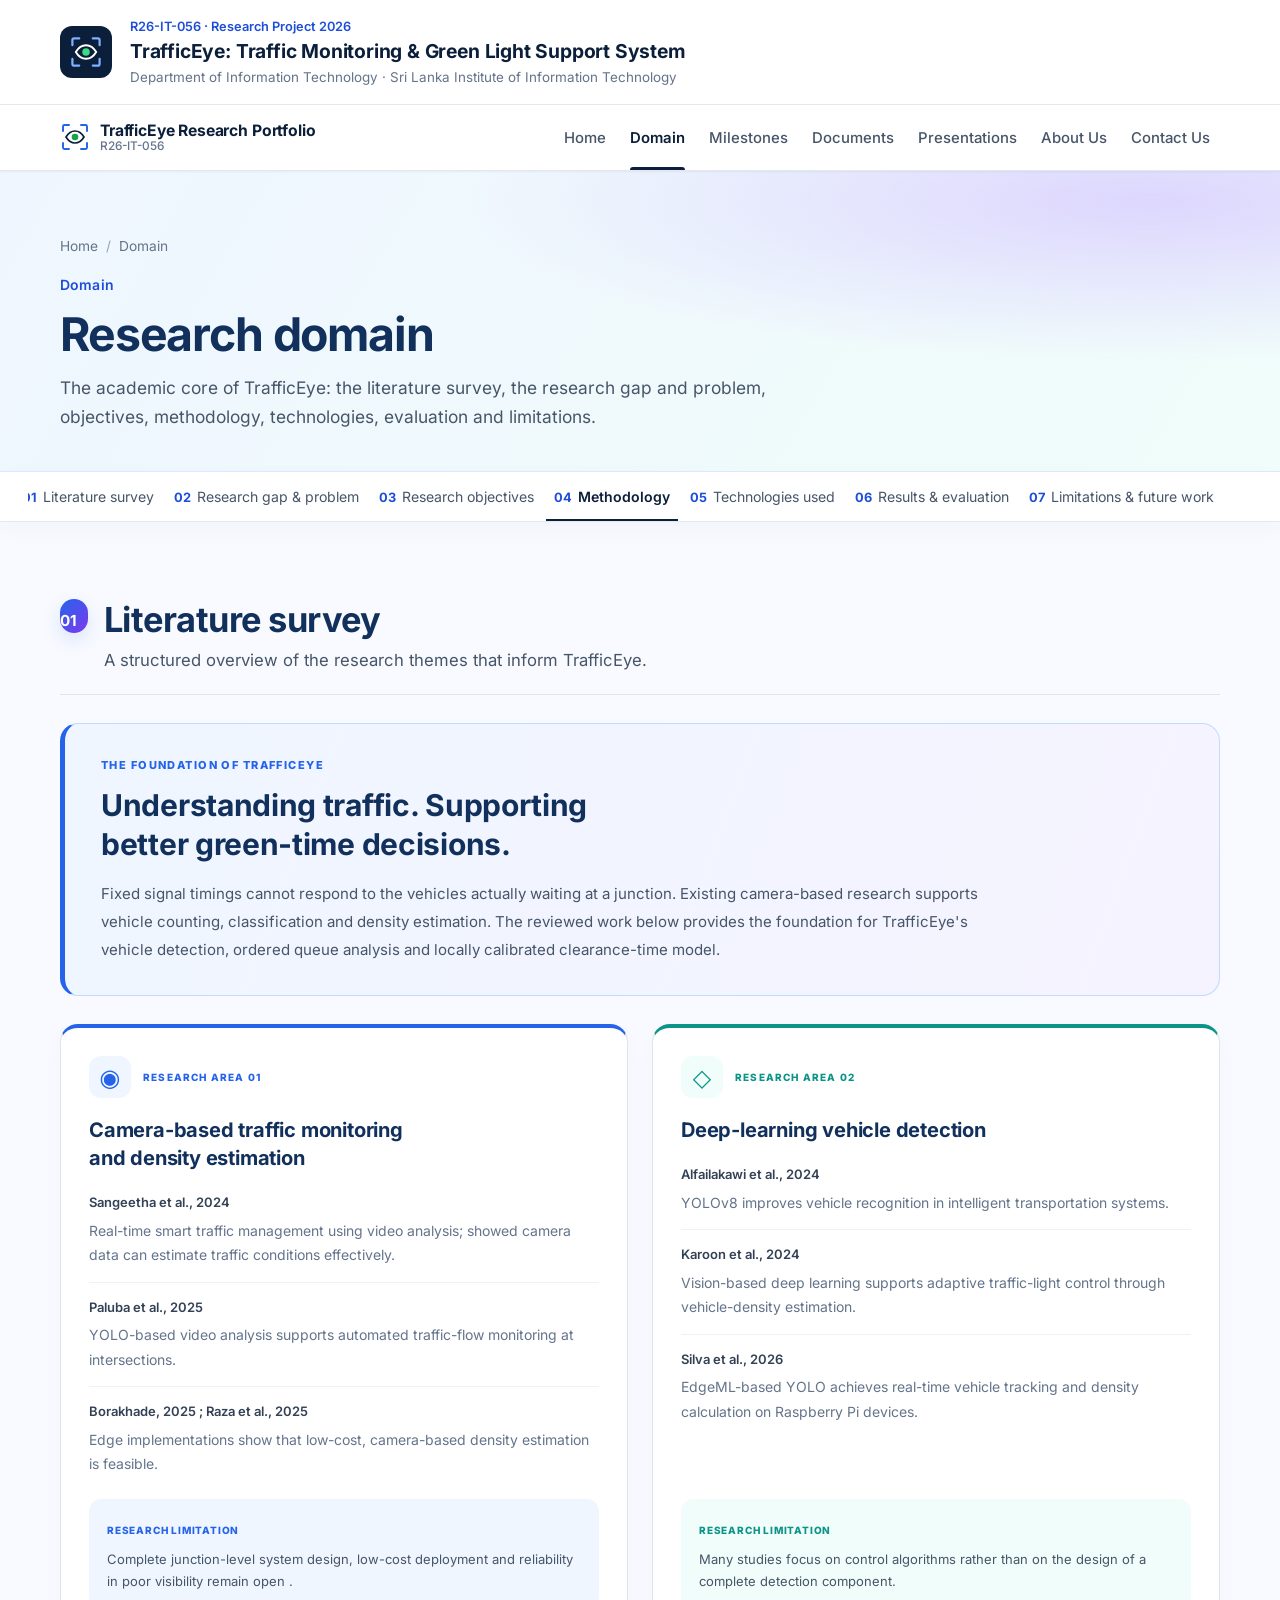
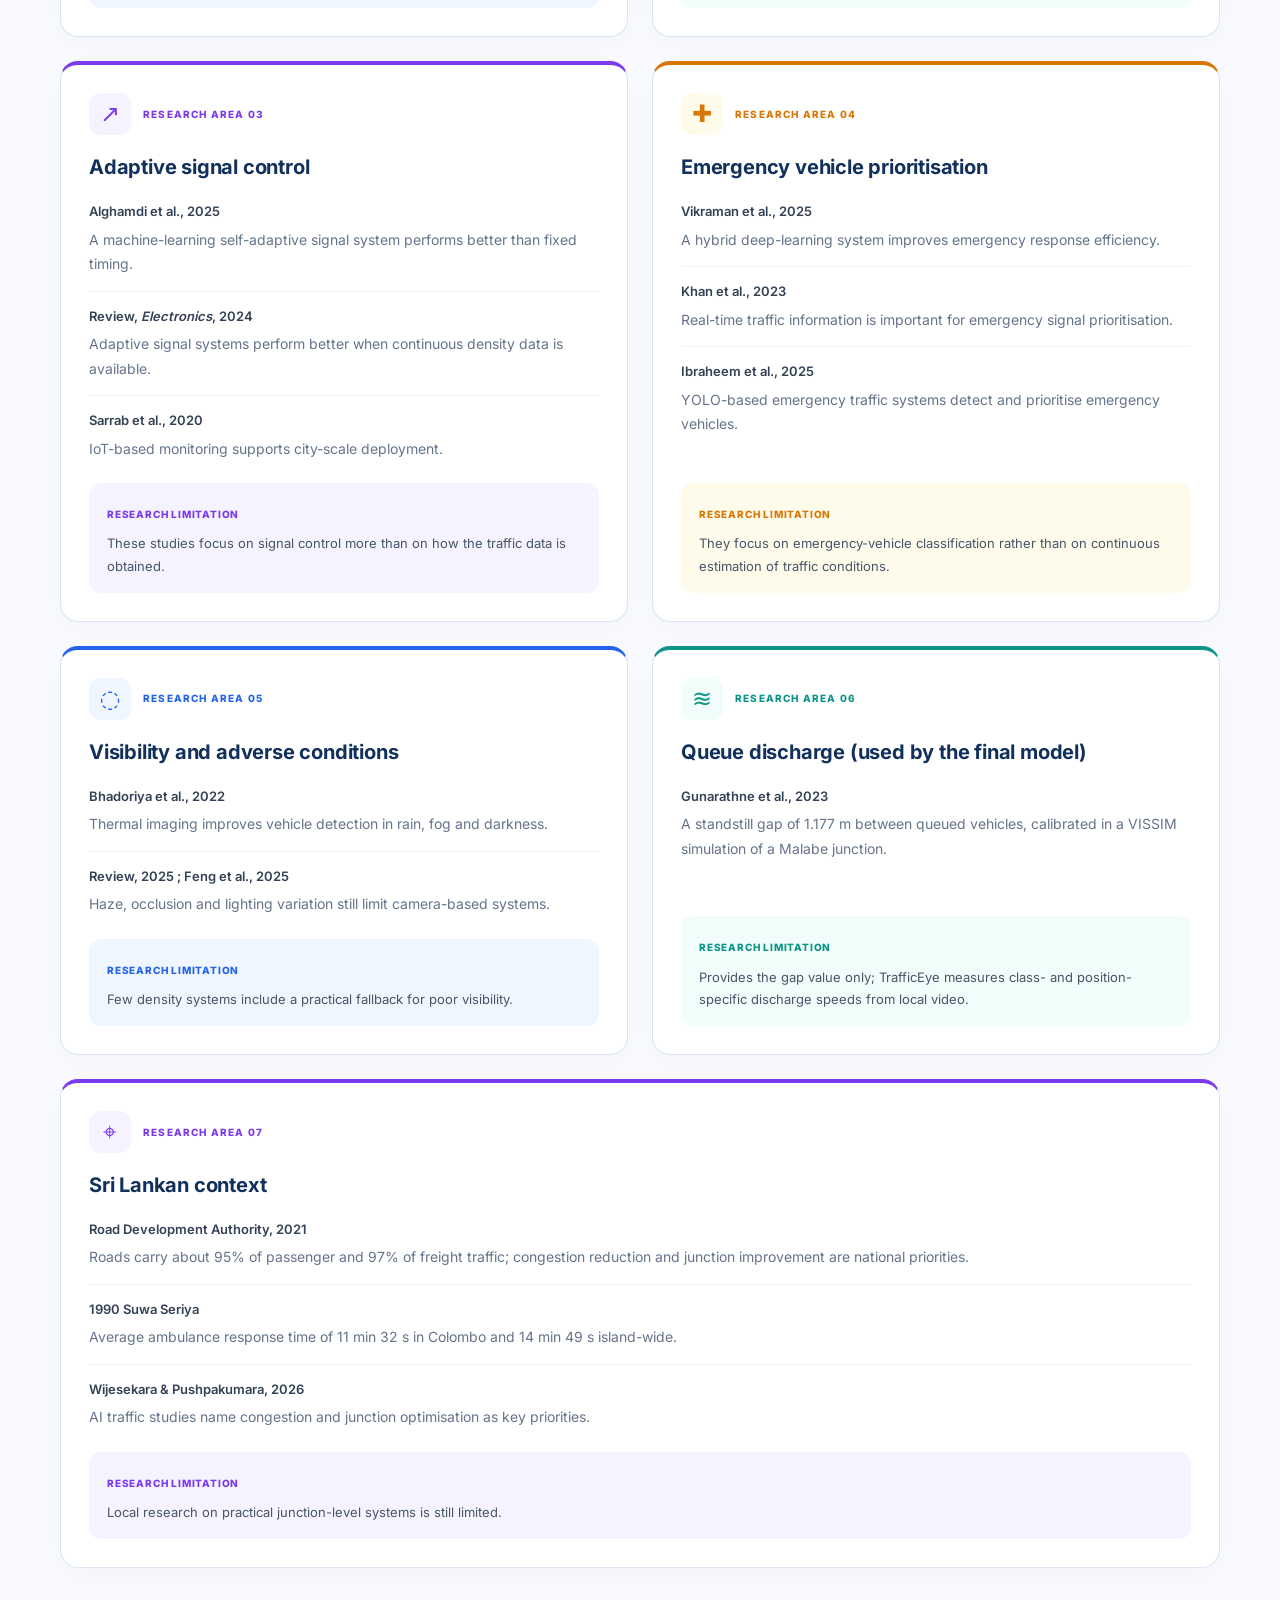
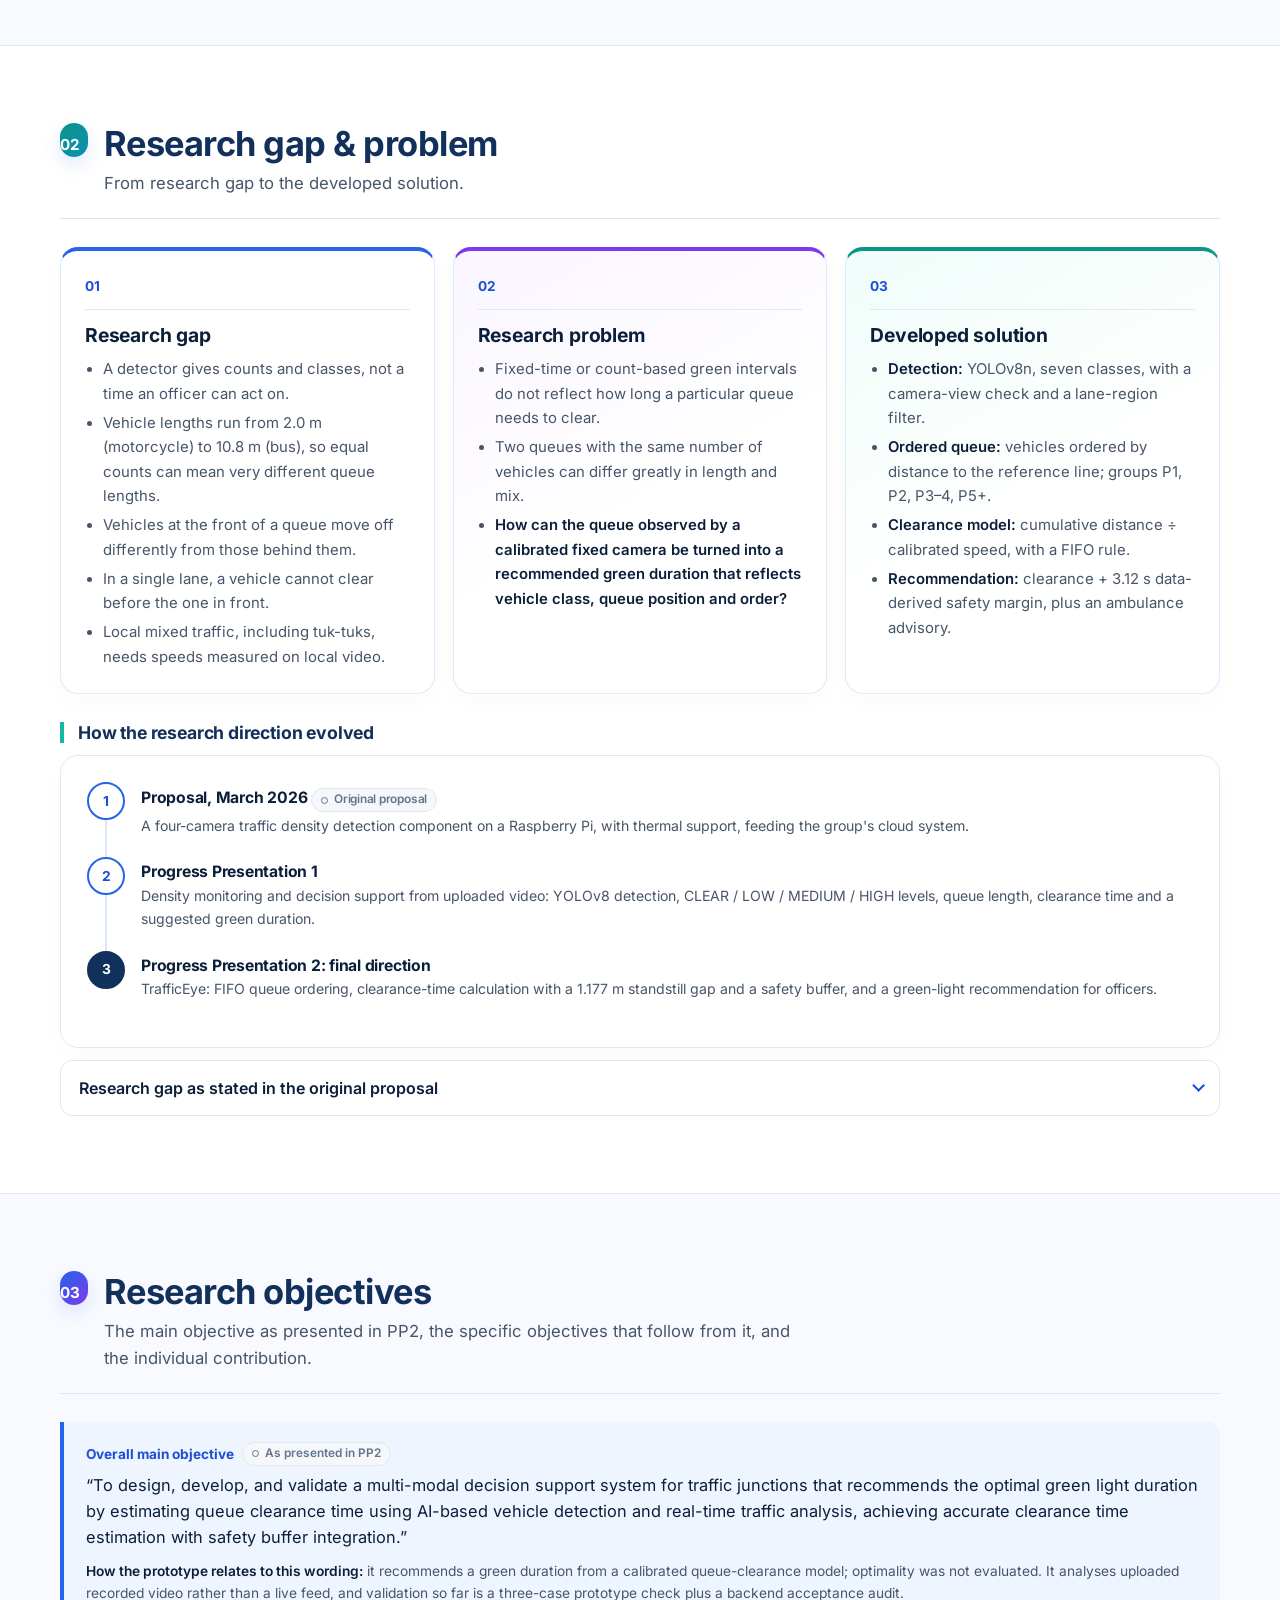
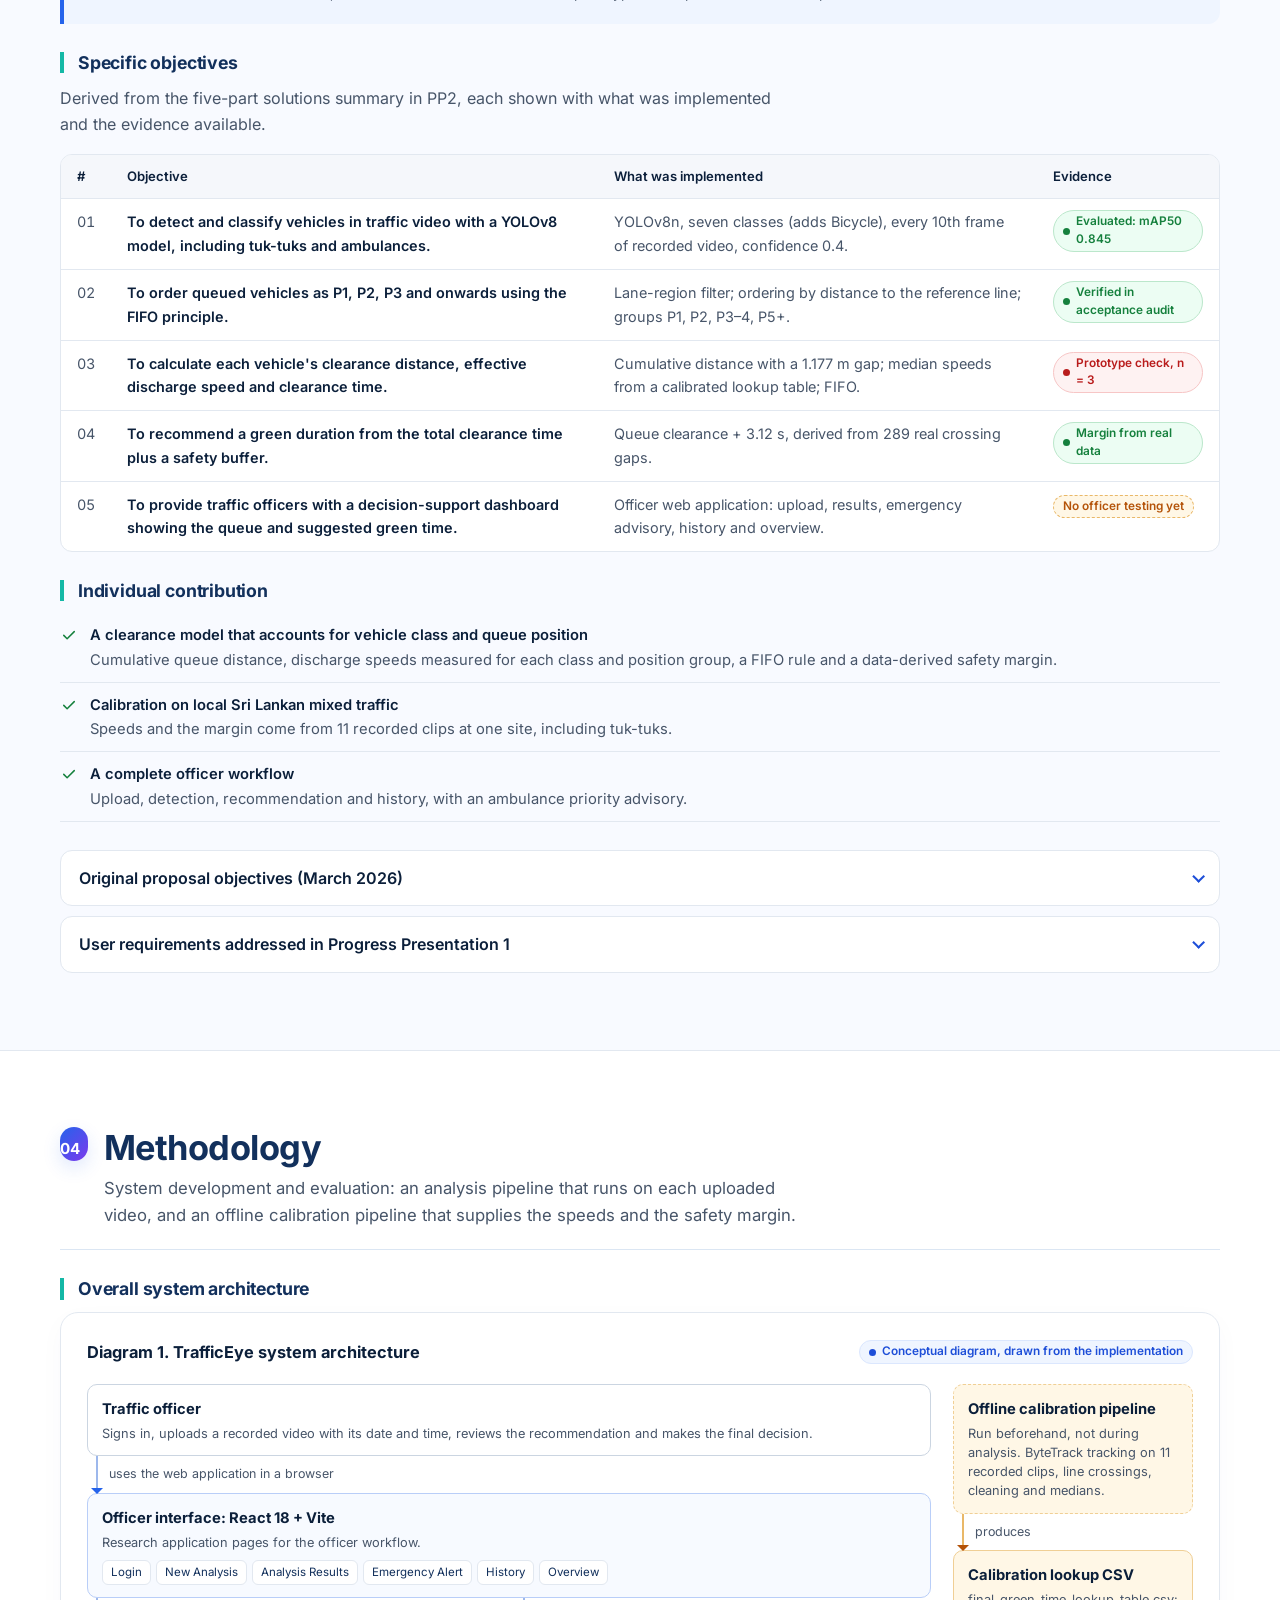
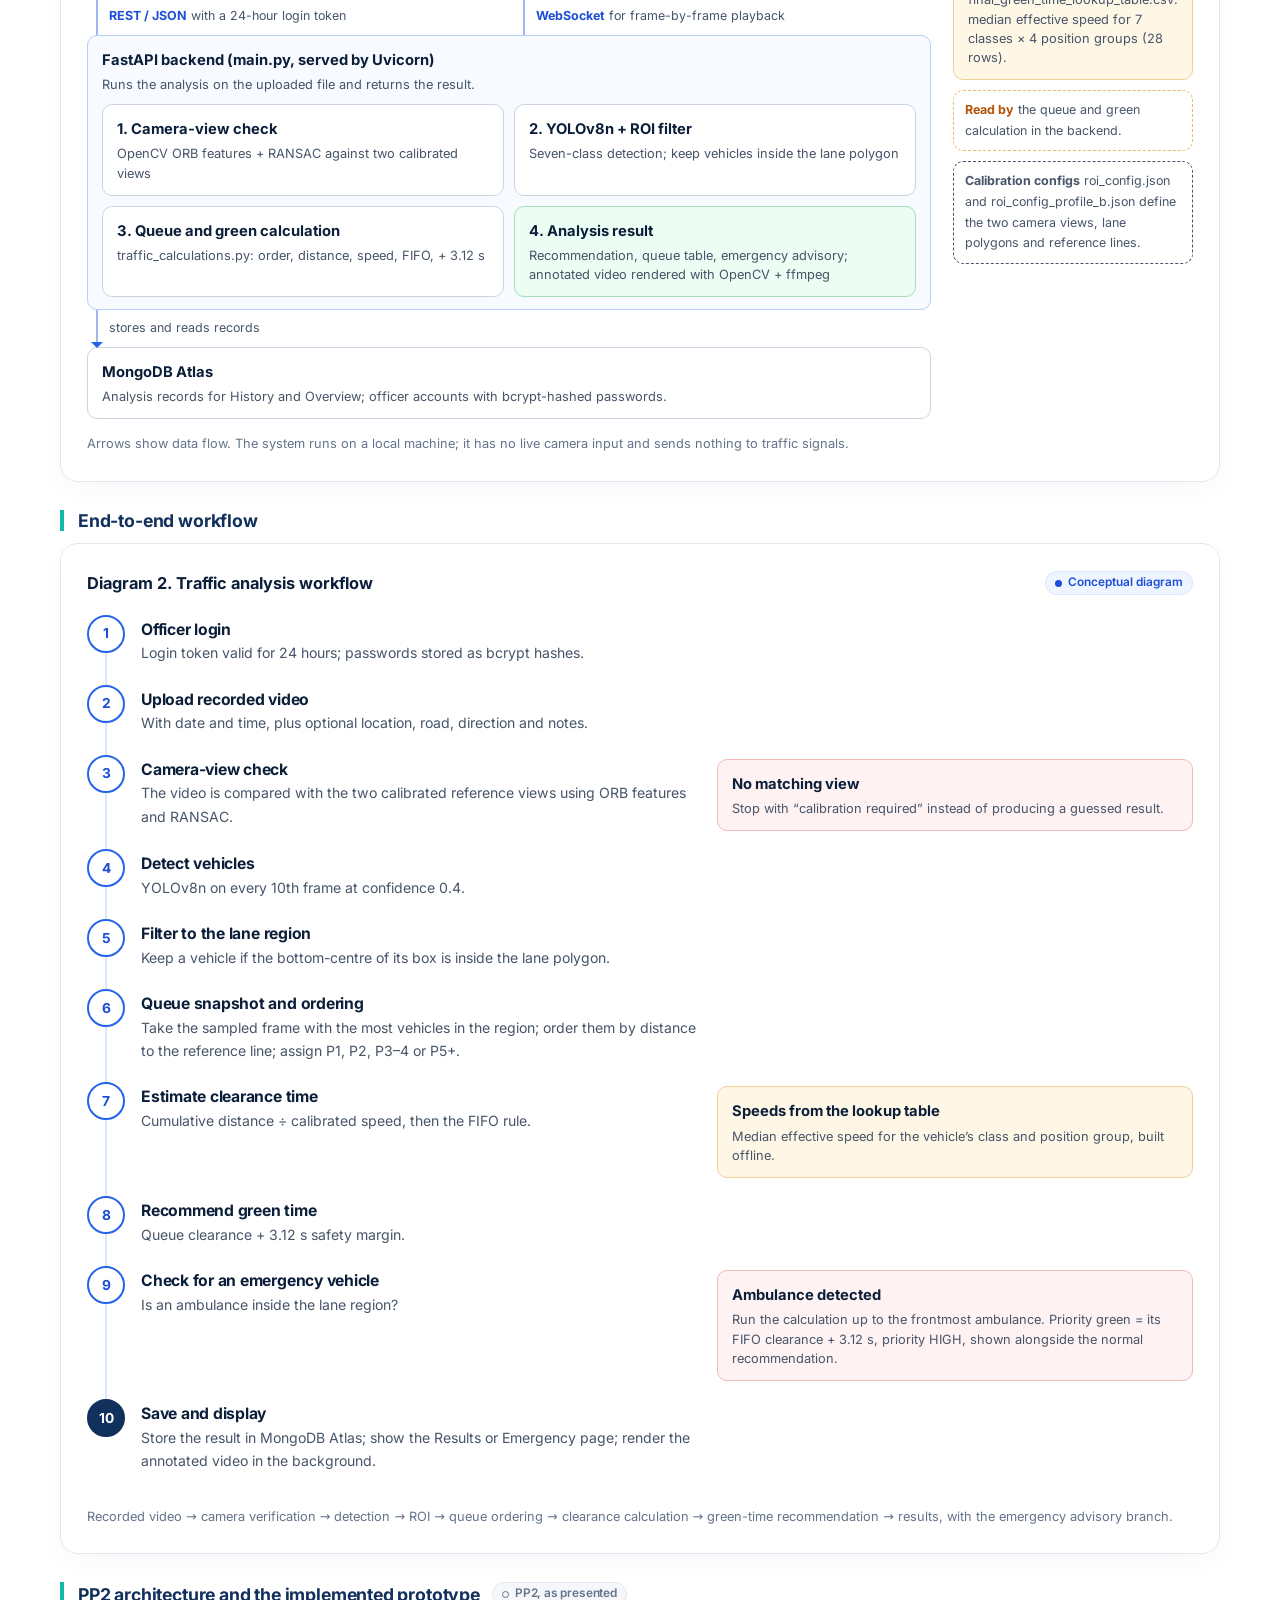
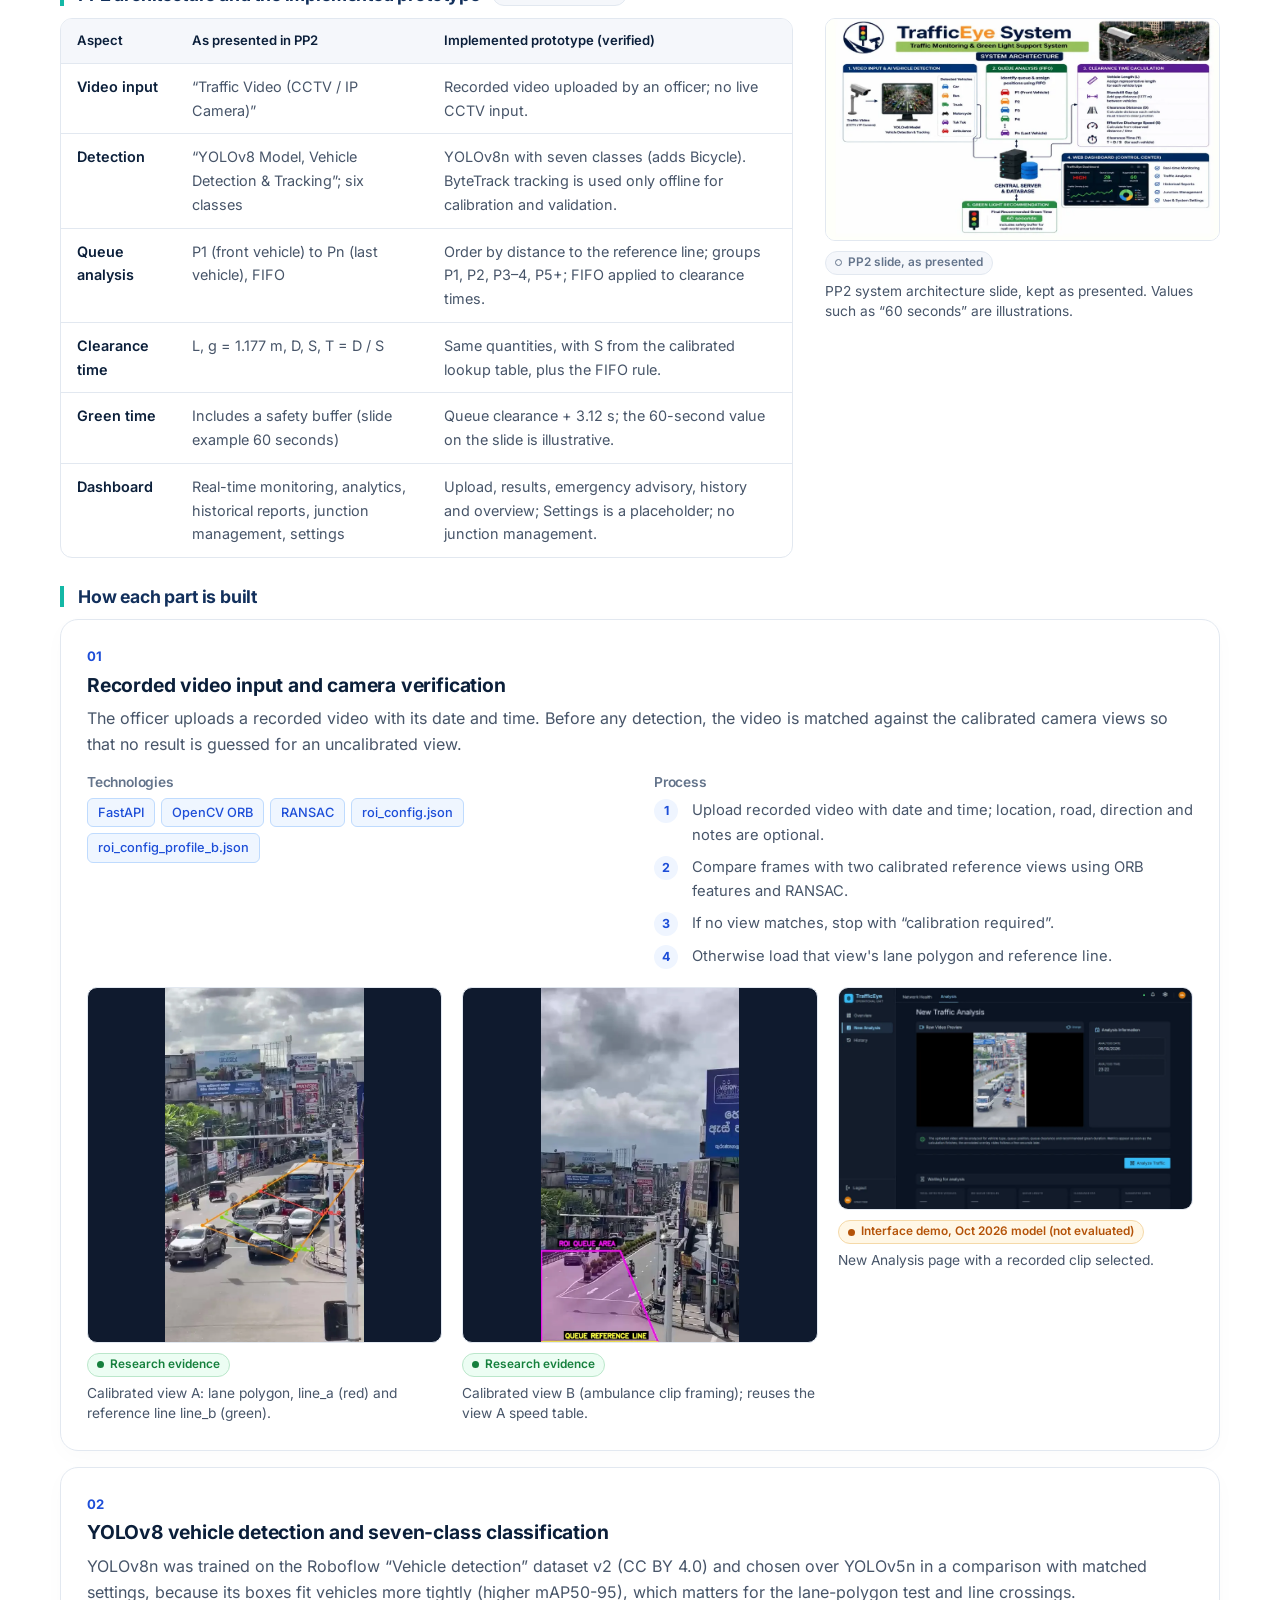
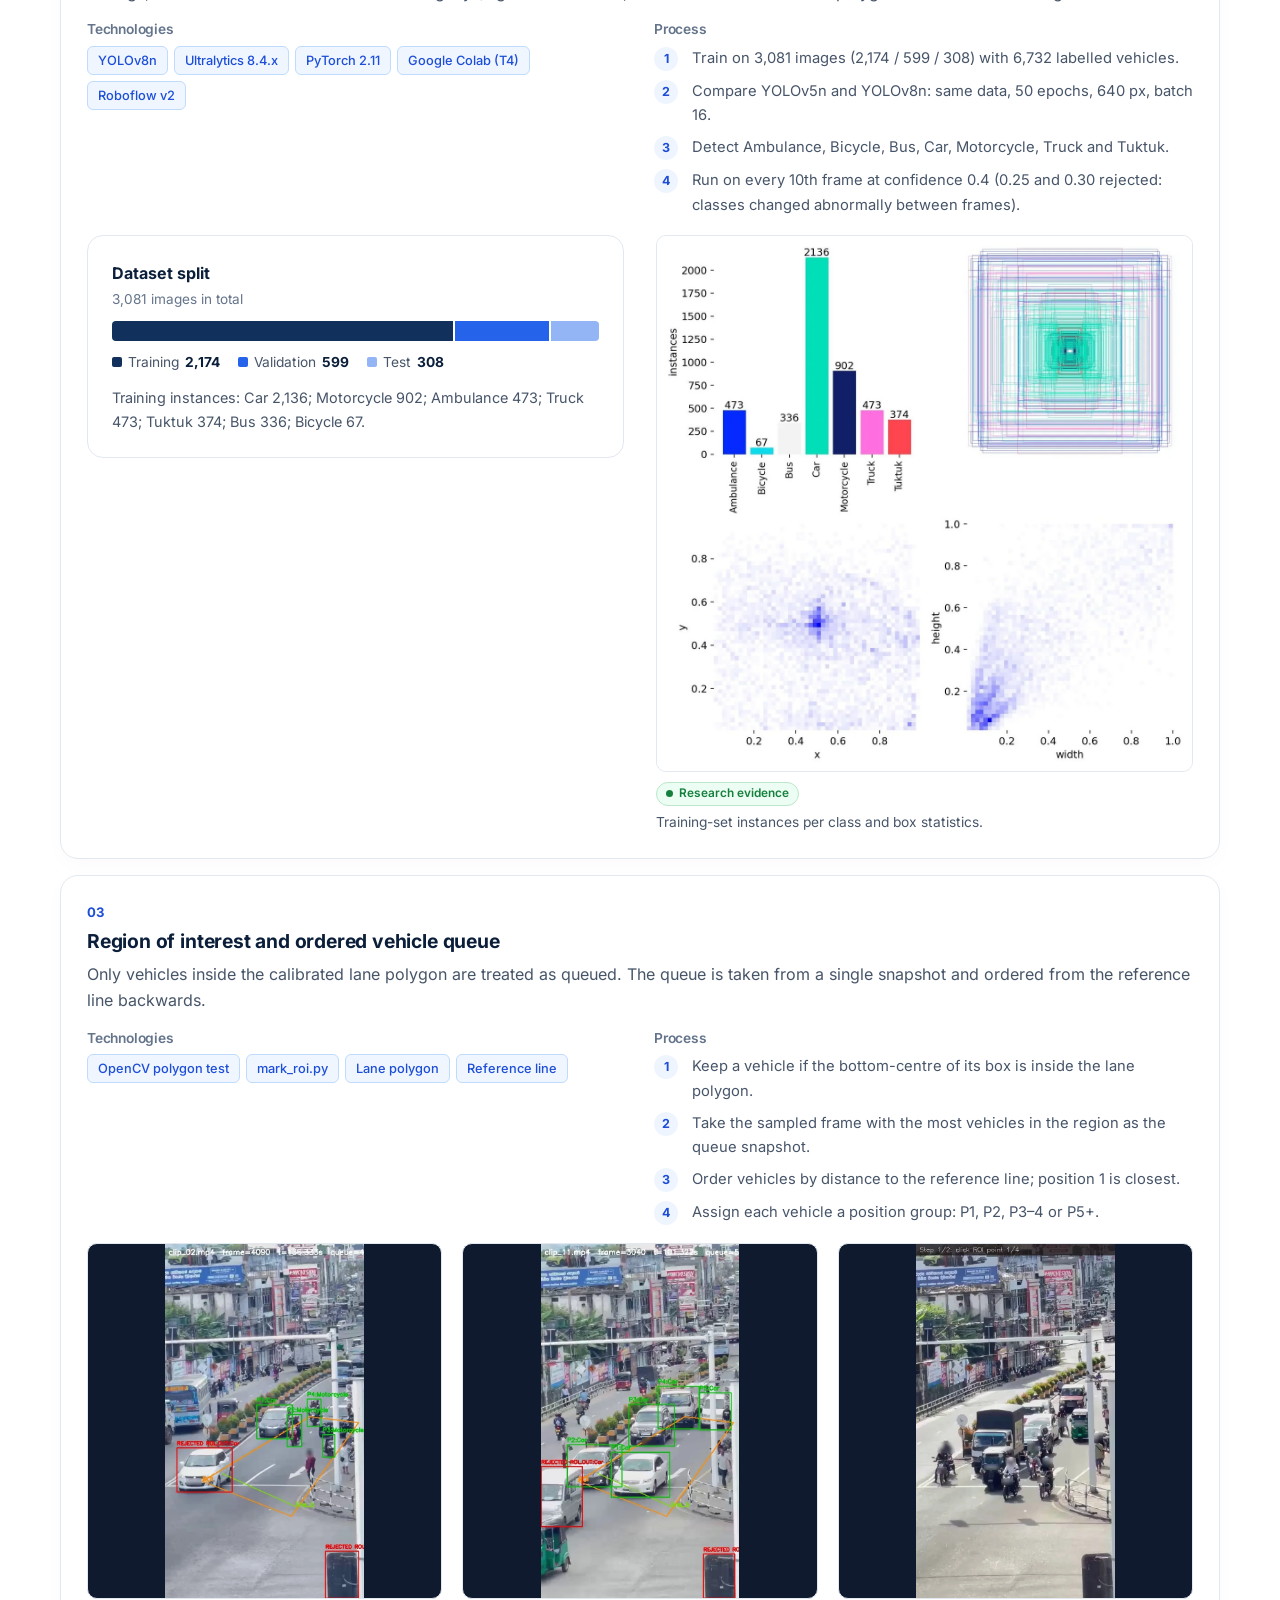
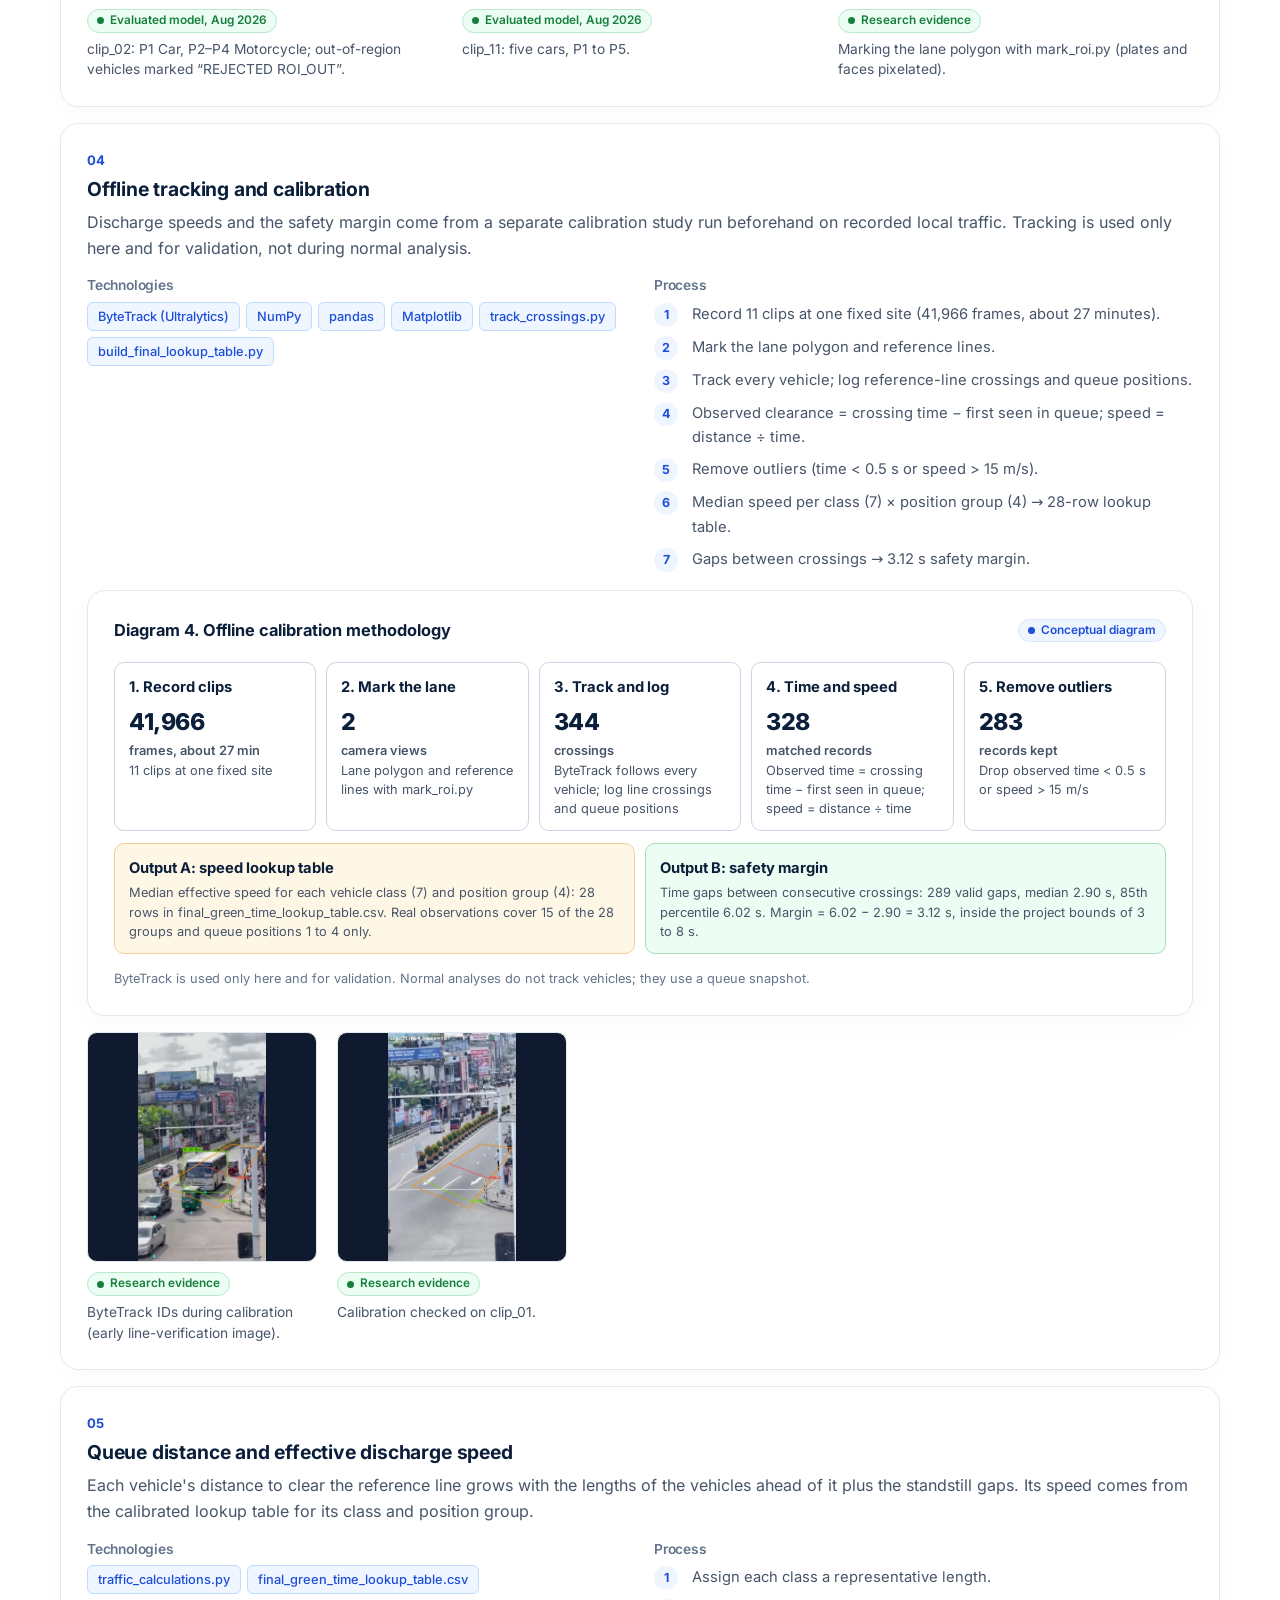
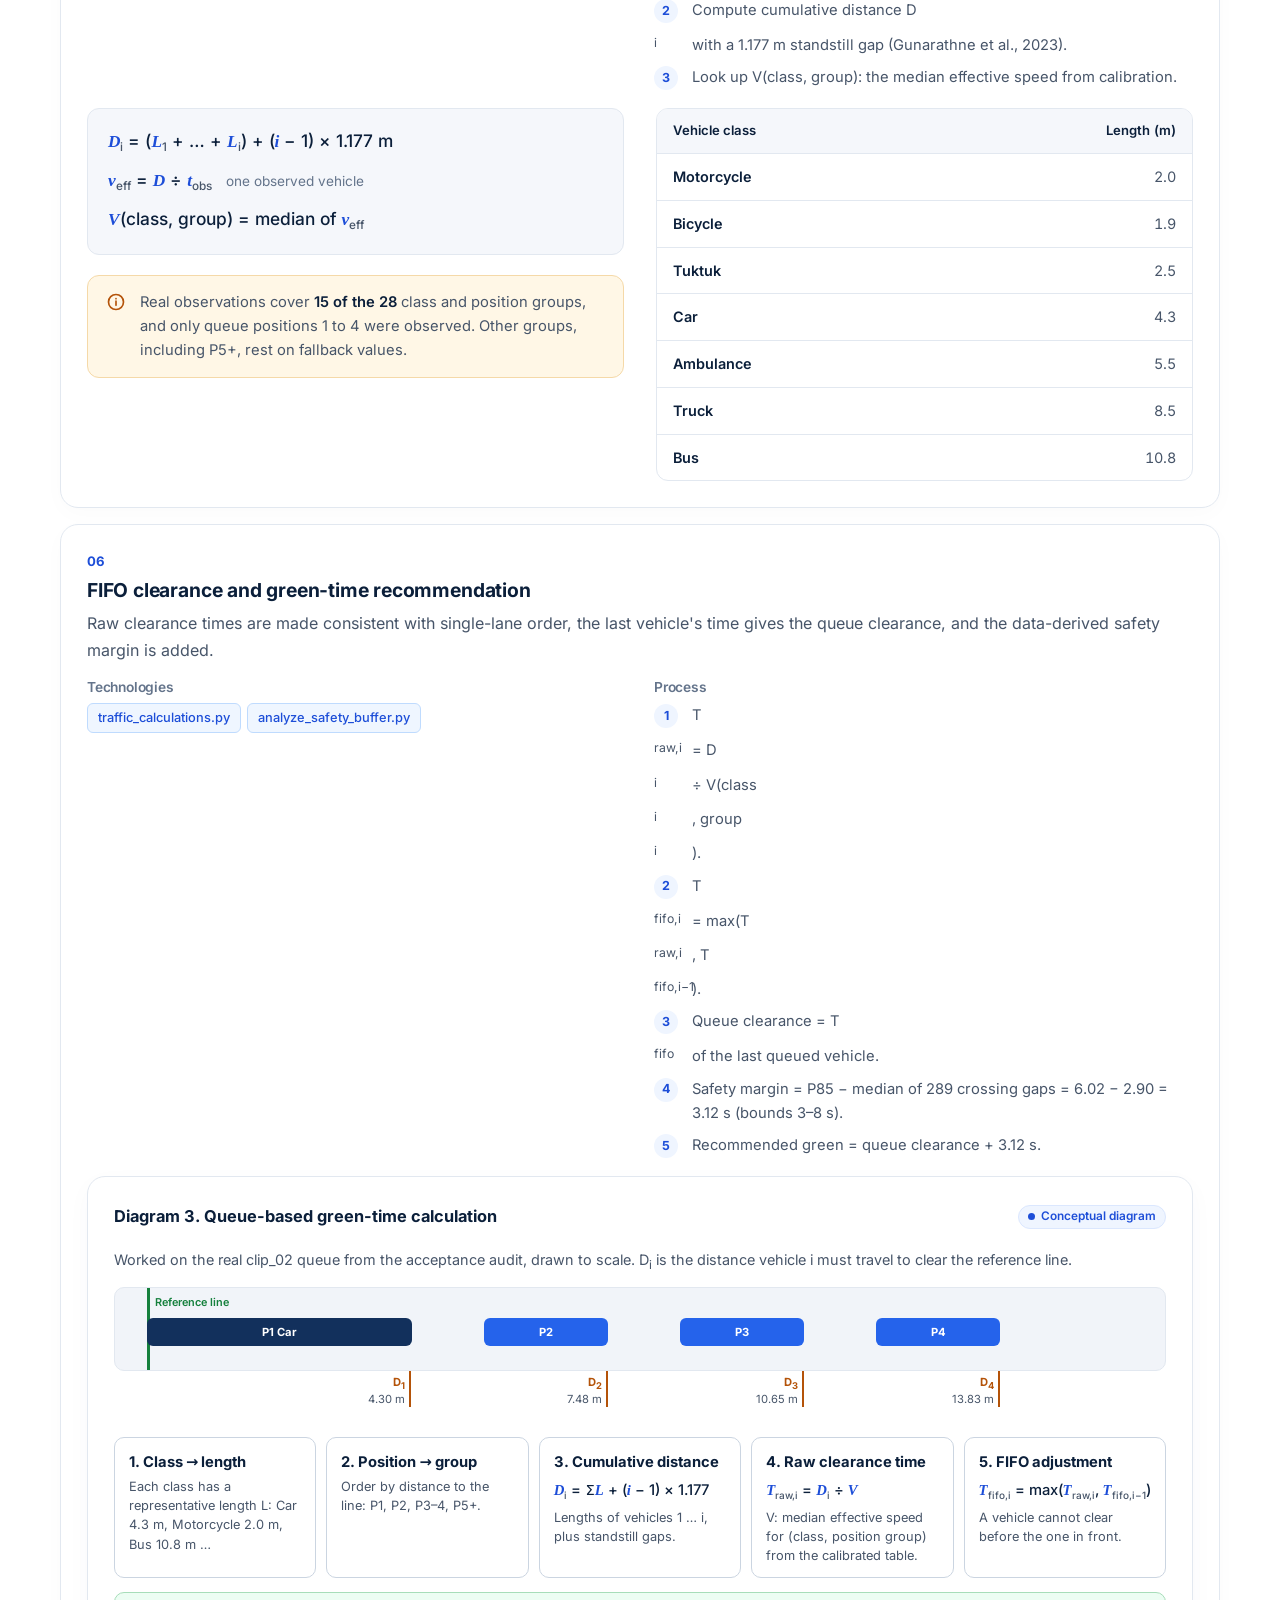
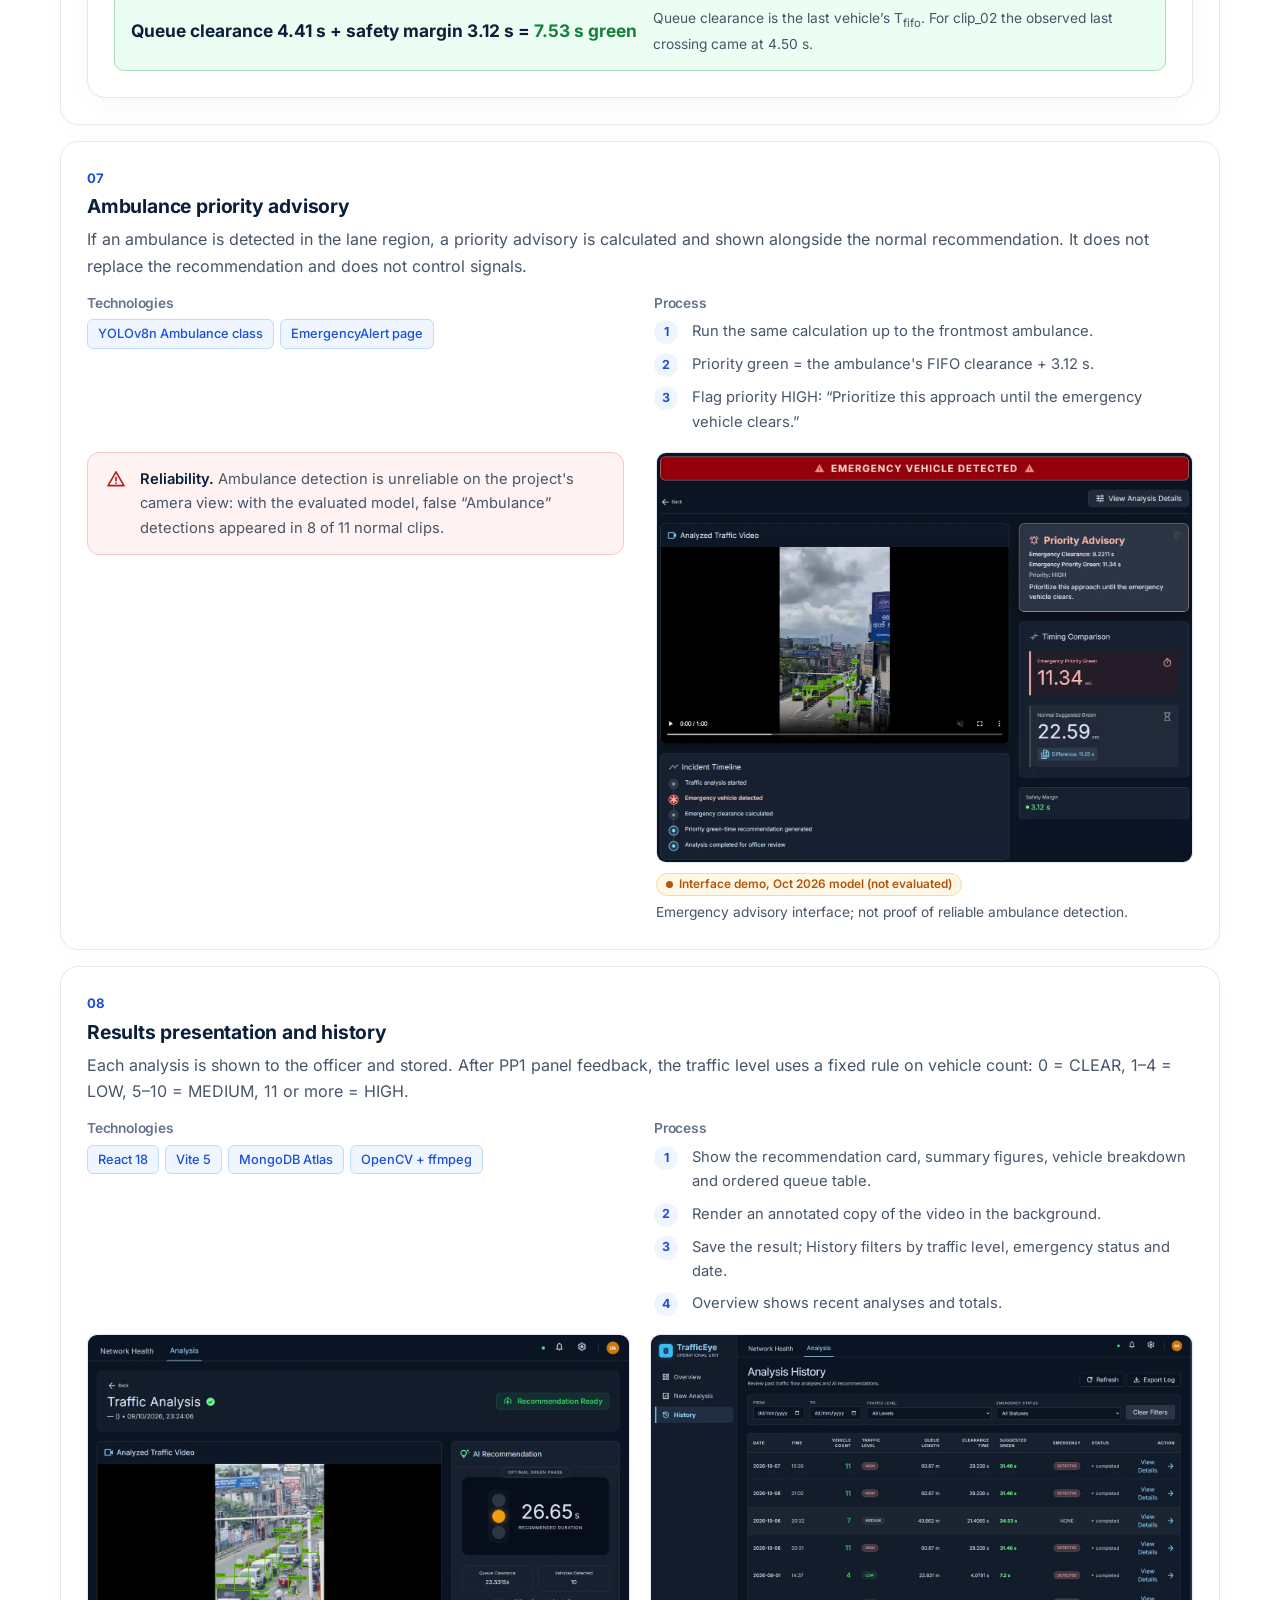
<file: domain.html>
<!DOCTYPE html>
<html lang="en" id="top">
<head>
<meta charset="utf-8">
<meta name="viewport" content="width=device-width, initial-scale=1">
<title>Domain · TrafficEye Research Portfolio</title>
<meta name="description" content="TrafficEye research domain: literature survey, research gap and problem, objectives, methodology, technologies, results and limitations.">
<meta name="author" content="T. A. D. T. Jayampathi (IT22294234)">
<meta name="theme-color" content="#12305C">
<meta property="og:title" content="Domain · TrafficEye Research Portfolio">
<meta property="og:description" content="TrafficEye research domain: literature survey, research gap and problem, objectives, methodology, technologies, results and limitations.">
<link rel="icon" href="assets/graphics/favicon.svg" type="image/svg+xml">
<link rel="stylesheet" href="assets/css/style.css">
<script>document.documentElement.classList.add("js");</script>
<style>
/* Domain-only visual refinements. */
body{--domain-blue:#2563eb;--domain-teal:#0d9488;--domain-purple:#7c3aed;--domain-amber:#d97706}
.page-head{background:radial-gradient(ellipse at 90% 10%,#ddd6fe 0,transparent 42%),linear-gradient(120deg,#eff6ff,#f0fdfa);border-bottom:1px solid #dbeafe}.page-head h1{color:#12305c}.anchor-nav{box-shadow:0 8px 25px #12305c08}.anchor-nav a:hover{background:#eff6ff;border-radius:10px}
.dsec{position:relative}.dsec:nth-of-type(even){background:#f8faff}.dsec__head{padding-bottom:20px;border-bottom:1px solid #dbe6f3;margin-bottom:28px}.dsec__num{background:linear-gradient(135deg,#2563eb,#7c3aed)!important;color:#fff!important;box-shadow:0 7px 18px #2563eb26;border-radius:14px!important}.dsec__head h2{color:#12305c}.dsec:nth-of-type(3n) .dsec__num{background:linear-gradient(135deg,#0d9488,#0891b2)!important}
.lit-overview{padding:32px 36px;border:1px solid #bfdbfe;border-left:5px solid #2563eb;border-radius:18px;background:linear-gradient(110deg,#eff6ff,#f5f3ff);margin-bottom:28px}.lit-kicker{display:block;color:#2563eb;font-size:11px;letter-spacing:.13em;font-weight:800;margin-bottom:12px}.lit-overview h3{font-size:clamp(23px,3vw,30px);line-height:1.3;max-width:750px;margin:0 0 16px;color:#12305c}.lit-overview p{font-size:15px;line-height:1.85;color:#475569;max-width:920px;margin:0}
.lit-grid{display:grid;grid-template-columns:repeat(2,minmax(0,1fr));gap:24px}.lit-card{--accent:#2563eb;--tint:#eff6ff;display:flex;flex-direction:column;min-width:0;padding:28px;border:1px solid #dbe5f0;border-top:4px solid var(--accent);border-radius:18px;background:#fff;box-shadow:0 7px 25px #0f172a06;transition:transform .25s,box-shadow .25s}.lit-card--1{--accent:#0d9488;--tint:#f0fdfa}.lit-card--2{--accent:#7c3aed;--tint:#f5f3ff}.lit-card--3{--accent:#d97706;--tint:#fffbeb}.lit-card:hover{transform:translateY(-5px);box-shadow:0 16px 35px #0f172a10}.lit-card__top{display:flex;align-items:center;gap:12px;margin-bottom:18px}.lit-icon{width:42px;height:42px;display:grid;place-items:center;background:var(--tint);color:var(--accent);font-size:24px;border-radius:12px}.lit-index{font-size:10px;letter-spacing:.12em;font-weight:800;color:var(--accent)}.lit-card h3{font-size:20px;line-height:1.4;color:#12305c;margin:0 0 20px}.lit-card ul{list-style:none;margin:0 0 22px;padding:0}.lit-card li+li{border-top:1px solid #edf2f7;padding-top:14px;margin-top:14px}.lit-card li strong{font-size:13px;color:#334155;display:block;margin-bottom:5px}.lit-card li p{font-size:14px;line-height:1.75;color:#64748b;margin:0}.lit-limit{margin-top:auto;padding:16px 18px;background:var(--tint);border-radius:12px}.lit-limit>span{font-size:10px;font-weight:800;letter-spacing:.08em;text-transform:uppercase;color:var(--accent)}.lit-limit p{font-size:13px;line-height:1.7;color:#475569;margin:7px 0 0}.lit-card:last-child:nth-child(odd){grid-column:1/-1}
#gap-problem .num-card,#objectives .num-card{border:1px solid #dbeafe;border-top:4px solid #2563eb;border-radius:18px;box-shadow:0 8px 24px #0f172a05}#gap-problem .num-card:nth-child(2),#objectives .num-card:nth-child(2){border-top-color:#7c3aed;background:linear-gradient(150deg,#faf5ff,#fff 55%)}#gap-problem .num-card:nth-child(3){border-top-color:#0d9488;background:linear-gradient(150deg,#f0fdfa,#fff 55%)}.dsec .panel{border-radius:18px;box-shadow:0 6px 22px #0f172a05}.dsec .sub-title{color:#12305c;border-left:4px solid #14b8a6;padding-left:14px}.dsec .tech-list span{background:#eff6ff;color:#1d4ed8;border-color:#bfdbfe}.dsec .diagram{border-radius:18px;box-shadow:0 8px 26px #12305c07}
@keyframes domain-enter{from{opacity:0;transform:translateY(18px)}to{opacity:1;transform:translateY(0)}}.lit-overview,.lit-card{animation:domain-enter .65s ease both}.lit-card:nth-child(2){animation-delay:.08s}.lit-card:nth-child(3){animation-delay:.16s}.lit-card:nth-child(4){animation-delay:.24s}.lit-card:nth-child(n+5){animation-delay:.3s}@supports(animation-timeline:view()){.lit-card,.dsec .panel,.dsec .num-card{animation:domain-enter linear both;animation-timeline:view();animation-range:entry 0% entry 18%}}
@media(max-width:700px){.lit-grid{grid-template-columns:1fr;gap:18px}.lit-card{padding:22px}.lit-overview{padding:25px 23px}.lit-card:last-child:nth-child(odd){grid-column:auto}}@media(prefers-reduced-motion:reduce){.lit-overview,.lit-card,.dsec .panel,.dsec .num-card{animation:none!important;transition:none!important}.lit-card:hover{transform:none}}
</style>
</head>
<body>
<a class="skip-link" href="#main">Skip intro</a>
<div class="intro-band">
  <div class="container intro-band__inner">
    <span class="intro-band__mark"><svg viewBox="0 0 40 40" aria-hidden="true" focusable="false"><path d="M4 12V6a2 2 0 0 1 2-2h6M28 4h6a2 2 0 0 1 2 2v6M36 28v6a2 2 0 0 1-2 2h-6M12 36H6a2 2 0 0 1-2-2v-6" fill="none" stroke="#7FB0FF" stroke-width="2.6" stroke-linecap="round"/><path d="M8 20c3.2-5.4 7.4-8 12-8s8.8 2.6 12 8c-3.2 5.4-7.4 8-12 8s-8.8-2.6-12-8z" fill="none" stroke="#FFFFFF" stroke-width="2.3" stroke-linejoin="round"/><circle cx="20" cy="20" r="4.4" fill="#3DDC84"/></svg></span>
    <div>
      <div class="intro-band__code">R26-IT-056 · Research Project 2026</div>
      <p class="intro-band__title">TrafficEye: Traffic Monitoring &amp; Green Light Support System</p>
      <div class="intro-band__dept">Department of Information Technology · Sri Lanka Institute of Information Technology</div>
    </div>
  </div>
</div>
<header class="navbar">
  <div class="container navbar__inner">
    <a class="brand" href="index.html" aria-label="TrafficEye Research Portfolio, home">
      <svg class="brand__mark" viewBox="0 0 40 40" aria-hidden="true" focusable="false"><path d="M4 12V6a2 2 0 0 1 2-2h6M28 4h6a2 2 0 0 1 2 2v6M36 28v6a2 2 0 0 1-2 2h-6M12 36H6a2 2 0 0 1-2-2v-6" fill="none" stroke="#2563EB" stroke-width="2.6" stroke-linecap="round"/><path d="M8 20c3.2-5.4 7.4-8 12-8s8.8 2.6 12 8c-3.2 5.4-7.4 8-12 8s-8.8-2.6-12-8z" fill="none" stroke="#0B1F3A" stroke-width="2.3" stroke-linejoin="round"/><circle cx="20" cy="20" r="4.4" fill="#16A34A"/></svg>
      <span class="brand__text"><span class="brand__name">TrafficEye Research Portfolio</span><span class="brand__id">R26-IT-056</span></span>
    </a>
    <button class="nav-toggle" type="button" aria-expanded="false" aria-controls="site-nav" aria-label="Open menu"><svg class="i-open" viewBox="0 0 24 24" fill="none" stroke="currentColor" stroke-width="2" stroke-linecap="round" stroke-linejoin="round" aria-hidden="true" focusable="false"><path d="M4 7h16M4 12h16M4 17h16"/></svg><svg class="i-close" viewBox="0 0 24 24" fill="none" stroke="currentColor" stroke-width="2" stroke-linecap="round" stroke-linejoin="round" aria-hidden="true" focusable="false"><path d="M6 6l12 12M18 6 6 18"/></svg></button>
    <nav class="nav" id="site-nav" aria-label="Main"><ul class="nav__list"><li><a class="nav__link" href="index.html">Home</a></li><li><a class="nav__link" href="domain.html" aria-current="page">Domain</a></li><li><a class="nav__link" href="milestones.html">Milestones</a></li><li><a class="nav__link" href="documents.html">Documents</a></li><li><a class="nav__link" href="presentations.html">Presentations</a></li><li><a class="nav__link" href="about.html">About Us</a></li><li><a class="nav__link" href="contact.html">Contact Us</a></li></ul></nav>
  </div>
</header>
<main id="main" tabindex="-1">
<section class="page-head">
  <div class="container">
    <nav aria-label="Breadcrumb"><ol class="crumbs"><li><a href="index.html">Home</a></li><li aria-current="page">Domain</li></ol></nav>
    <span class="eyebrow">Domain</span>
    <h1>Research domain</h1>
    <p>The academic core of TrafficEye: the literature survey, the research gap and problem, objectives, methodology, technologies, evaluation and limitations.</p>
    
  </div>
</section><nav class="anchor-nav" aria-label="Domain sections"><ol><li><a href="#literature"><span class="n">01</span>Literature survey</a></li><li><a href="#gap-problem"><span class="n">02</span>Research gap &amp; problem</a></li><li><a href="#objectives"><span class="n">03</span>Research objectives</a></li><li><a href="#methodology"><span class="n">04</span>Methodology</a></li><li><a href="#technologies"><span class="n">05</span>Technologies used</a></li><li><a href="#results"><span class="n">06</span>Results &amp; evaluation</a></li><li><a href="#limitations"><span class="n">07</span>Limitations &amp; future work</a></li></ol></nav><section class="dsec" id="literature" aria-labelledby="literature-title"><div class="container">
  <div class="dsec__head"><span class="dsec__num">01</span><div><h2 id="literature-title">Literature survey</h2><p>A structured overview of the research themes that inform TrafficEye.</p></div></div>
<div class="lit-overview"><span class="lit-kicker">THE FOUNDATION OF TRAFFICEYE</span><h3>Understanding traffic. Supporting better green-time decisions.</h3><p>Fixed signal timings cannot respond to the vehicles actually waiting at a junction. Existing camera-based research supports vehicle counting, classification and density estimation. The reviewed work below provides the foundation for TrafficEye's vehicle detection, ordered queue analysis and locally calibrated clearance-time model.</p></div><div class="lit-grid"><article class="lit-card lit-card--0"><div class="lit-card__top"><span class="lit-icon" aria-hidden="true">◉</span><span class="lit-index">RESEARCH AREA 01</span></div><h3>Camera-based traffic monitoring and density estimation</h3><ul><li><strong>Sangeetha et al., 2024</strong><p>Real-time smart traffic management using video analysis; showed camera data can estimate traffic conditions effectively.</p></li><li><strong>Paluba et al., 2025</strong><p>YOLO-based video analysis supports automated traffic-flow monitoring at intersections.</p></li><li><strong>Borakhade, 2025 ; Raza et al., 2025</strong><p>Edge implementations show that low-cost, camera-based density estimation is feasible.</p></li></ul><div class="lit-limit"><span>Research limitation</span><p>Complete junction-level system design, low-cost deployment and reliability in poor visibility remain open .</p></div></article><article class="lit-card lit-card--1"><div class="lit-card__top"><span class="lit-icon" aria-hidden="true">◇</span><span class="lit-index">RESEARCH AREA 02</span></div><h3>Deep-learning vehicle detection</h3><ul><li><strong>Alfailakawi et al., 2024</strong><p>YOLOv8 improves vehicle recognition in intelligent transportation systems.</p></li><li><strong>Karoon et al., 2024</strong><p>Vision-based deep learning supports adaptive traffic-light control through vehicle-density estimation.</p></li><li><strong>Silva et al., 2026</strong><p>EdgeML-based YOLO achieves real-time vehicle tracking and density calculation on Raspberry Pi devices.</p></li></ul><div class="lit-limit"><span>Research limitation</span><p>Many studies focus on control algorithms rather than on the design of a complete detection component.</p></div></article><article class="lit-card lit-card--2"><div class="lit-card__top"><span class="lit-icon" aria-hidden="true">↗</span><span class="lit-index">RESEARCH AREA 03</span></div><h3>Adaptive signal control</h3><ul><li><strong>Alghamdi et al., 2025</strong><p>A machine-learning self-adaptive signal system performs better than fixed timing.</p></li><li><strong>Review, <i>Electronics</i>, 2024</strong><p>Adaptive signal systems perform better when continuous density data is available.</p></li><li><strong>Sarrab et al., 2020</strong><p>IoT-based monitoring supports city-scale deployment.</p></li></ul><div class="lit-limit"><span>Research limitation</span><p>These studies focus on signal control more than on how the traffic data is obtained.</p></div></article><article class="lit-card lit-card--3"><div class="lit-card__top"><span class="lit-icon" aria-hidden="true">✚</span><span class="lit-index">RESEARCH AREA 04</span></div><h3>Emergency vehicle prioritisation</h3><ul><li><strong>Vikraman et al., 2025</strong><p>A hybrid deep-learning system improves emergency response efficiency.</p></li><li><strong>Khan et al., 2023</strong><p>Real-time traffic information is important for emergency signal prioritisation.</p></li><li><strong>Ibraheem et al., 2025</strong><p>YOLO-based emergency traffic systems detect and prioritise emergency vehicles.</p></li></ul><div class="lit-limit"><span>Research limitation</span><p>They focus on emergency-vehicle classification rather than on continuous estimation of traffic conditions.</p></div></article><article class="lit-card lit-card--0"><div class="lit-card__top"><span class="lit-icon" aria-hidden="true">◌</span><span class="lit-index">RESEARCH AREA 05</span></div><h3>Visibility and adverse conditions</h3><ul><li><strong>Bhadoriya et al., 2022</strong><p>Thermal imaging improves vehicle detection in rain, fog and darkness.</p></li><li><strong>Review, 2025 ; Feng et al., 2025</strong><p>Haze, occlusion and lighting variation still limit camera-based systems.</p></li></ul><div class="lit-limit"><span>Research limitation</span><p>Few density systems include a practical fallback for poor visibility.</p></div></article><article class="lit-card lit-card--1"><div class="lit-card__top"><span class="lit-icon" aria-hidden="true">≋</span><span class="lit-index">RESEARCH AREA 06</span></div><h3>Queue discharge (used by the final model)</h3><ul><li><strong>Gunarathne et al., 2023</strong><p>A standstill gap of 1.177 m between queued vehicles, calibrated in a VISSIM simulation of a Malabe junction.</p></li></ul><div class="lit-limit"><span>Research limitation</span><p>Provides the gap value only; TrafficEye measures class- and position-specific discharge speeds from local video.</p></div></article><article class="lit-card lit-card--2"><div class="lit-card__top"><span class="lit-icon" aria-hidden="true">⌖</span><span class="lit-index">RESEARCH AREA 07</span></div><h3>Sri Lankan context</h3><ul><li><strong>Road Development Authority, 2021</strong><p>Roads carry about 95% of passenger and 97% of freight traffic; congestion reduction and junction improvement are national priorities.</p></li><li><strong>1990 Suwa Seriya</strong><p>Average ambulance response time of 11 min 32 s in Colombo and 14 min 49 s island-wide.</p></li><li><strong>Wijesekara &amp; Pushpakumara, 2026</strong><p>AI traffic studies name congestion and junction optimisation as key priorities.</p></li></ul><div class="lit-limit"><span>Research limitation</span><p>Local research on practical junction-level systems is still limited.</p></div></article></div>
</div></section><section class="dsec" id="gap-problem" aria-labelledby="gap-problem-title"><div class="container">
  <div class="dsec__head"><span class="dsec__num">02</span><div><h2 id="gap-problem-title">Research gap &amp; problem</h2><p>From research gap to the developed solution.</p></div></div>
  <div class="num-cards">
    <article class="num-card num-card--accent"><div class="num-card__n">01</div><h3>Research gap</h3><ul>
      <li>A detector gives counts and classes, not a time an officer can act on.</li>
      <li>Vehicle lengths run from 2.0 m (motorcycle) to 10.8 m (bus), so equal counts can mean very different queue lengths.</li>
      <li>Vehicles at the front of a queue move off differently from those behind them.</li>
      <li>In a single lane, a vehicle cannot clear before the one in front.</li>
      <li>Local mixed traffic, including tuk-tuks, needs speeds measured on local video.</li></ul></article>
    <article class="num-card num-card--accent"><div class="num-card__n">02</div><h3>Research problem</h3><ul>
      <li>Fixed-time or count-based green intervals do not reflect how long a particular queue needs to clear.</li>
      <li>Two queues with the same number of vehicles can differ greatly in length and mix.</li>
      <li><strong>How can the queue observed by a calibrated fixed camera be turned into a recommended green duration that reflects vehicle class, queue position and order?</strong></li></ul></article>
    <article class="num-card num-card--accent"><div class="num-card__n">03</div><h3>Developed solution</h3><ul>
      <li><strong>Detection:</strong> YOLOv8n, seven classes, with a camera-view check and a lane-region filter.</li>
      <li><strong>Ordered queue:</strong> vehicles ordered by distance to the reference line; groups P1, P2, P3–4, P5+.</li>
      <li><strong>Clearance model:</strong> cumulative distance ÷ calibrated speed, with a FIFO rule.</li>
      <li><strong>Recommendation:</strong> clearance + 3.12 s data-derived safety margin, plus an ambulance advisory.</li></ul></article>
  </div>
  <div class="sub"><h3 class="sub-title">How the research direction evolved</h3>
    <div class="panel"><ol class="flow flow--simple">
      <li class="flow__step"><span class="flow__num" aria-hidden="true">1</span><div class="flow__main"><h4>Proposal, March 2026 <span class="tag tag--plan">Original proposal</span></h4><p>A four-camera traffic density detection component on a Raspberry Pi, with thermal support, feeding the group's cloud system.</p></div></li>
      <li class="flow__step"><span class="flow__num" aria-hidden="true">2</span><div class="flow__main"><h4>Progress Presentation 1</h4><p>Density monitoring and decision support from uploaded video: YOLOv8 detection, CLEAR / LOW / MEDIUM / HIGH levels, queue length, clearance time and a suggested green duration.</p></div></li>
      <li class="flow__step"><span class="flow__num" aria-hidden="true">3</span><div class="flow__main"><h4>Progress Presentation 2: final direction</h4><p>TrafficEye: FIFO queue ordering, clearance-time calculation with a 1.177 m standstill gap and a safety buffer, and a green-light recommendation for officers.</p></div></li>
    </ol></div>
    <details class="acc" style="margin-top:12px"><summary>Research gap as stated in the original proposal</summary><div class="acc__body"><ul>
      <li>No practical, affordable camera-based density component that monitors all four approaches of a four-way junction in real time .</li>
      <li>Reliability under poor visibility, where few systems include a thermal or other fallback .</li>
      <li>Practical implementation on lightweight edge devices such as Raspberry Pi .</li></ul>
      <p>The four-camera, edge and thermal elements were not implemented in the final component.</p></div></details>
  </div>
</div></section><section class="dsec" id="objectives" aria-labelledby="objectives-title"><div class="container">
  <div class="dsec__head"><span class="dsec__num">03</span><div><h2 id="objectives-title">Research objectives</h2><p>The main objective as presented in PP2, the specific objectives that follow from it, and the individual contribution.</p></div></div>
  <div class="objective-box"><div class="objective-box__label">Overall main objective <span class="tag tag--plan">As presented in PP2</span></div>
    <p>“To design, develop, and validate a multi-modal decision support system for traffic junctions that recommends the optimal green light duration by estimating queue clearance time using AI-based vehicle detection and real-time traffic analysis, achieving accurate clearance time estimation with safety buffer integration.”</p>
    <p class="note-line"><strong>How the prototype relates to this wording:</strong> it recommends a green duration from a calibrated queue-clearance model; optimality was not evaluated. It analyses uploaded recorded video rather than a live feed, and validation so far is a three-case prototype check plus a backend acceptance audit.</p></div>
  <div class="sub"><h3 class="sub-title">Specific objectives</h3>
    <p class="prose">Derived from the five-part solutions summary in PP2, each shown with what was implemented and the evidence available.</p>
    <div class="table-wrap"><table class="data"><thead><tr><th scope="col">#</th><th scope="col">Objective</th><th scope="col">What was implemented</th><th scope="col">Evidence</th></tr></thead><tbody><tr><td class="num" style="text-align:left">01</td><td><strong>To detect and classify vehicles in traffic video with a YOLOv8 model, including tuk-tuks and ambulances.</strong></td><td>YOLOv8n, seven classes (adds Bicycle), every 10th frame of recorded video, confidence 0.4.</td><td><span class="tag tag--verified">Evaluated: mAP50 0.845</span></td></tr><tr><td class="num" style="text-align:left">02</td><td><strong>To order queued vehicles as P1, P2, P3 and onwards using the FIFO principle.</strong></td><td>Lane-region filter; ordering by distance to the reference line; groups P1, P2, P3–4, P5+.</td><td><span class="tag tag--verified">Verified in acceptance audit</span></td></tr><tr><td class="num" style="text-align:left">03</td><td><strong>To calculate each vehicle's clearance distance, effective discharge speed and clearance time.</strong></td><td>Cumulative distance with a 1.177 m gap; median speeds from a calibrated lookup table; FIFO.</td><td><span class="tag tag--limit">Prototype check, n = 3</span></td></tr><tr><td class="num" style="text-align:left">04</td><td><strong>To recommend a green duration from the total clearance time plus a safety buffer.</strong></td><td>Queue clearance + 3.12 s, derived from 289 real crossing gaps.</td><td><span class="tag tag--verified">Margin from real data</span></td></tr><tr><td class="num" style="text-align:left">05</td><td><strong>To provide traffic officers with a decision-support dashboard showing the queue and suggested green time.</strong></td><td>Officer web application: upload, results, emergency advisory, history and overview.</td><td><span class="tag tag--tbc">No officer testing yet</span></td></tr></tbody></table></div></div>
  <div class="sub"><h3 class="sub-title">Individual contribution</h3><ul class="checks" style="grid-template-columns:1fr"><li><svg viewBox="0 0 24 24" fill="none" stroke="currentColor" stroke-width="2" stroke-linecap="round" stroke-linejoin="round" aria-hidden="true" focusable="false"><path d="m5 12.5 4.5 4.5L19 7.5"/></svg><span><strong>A clearance model that accounts for vehicle class and queue position</strong>Cumulative queue distance, discharge speeds measured for each class and position group, a FIFO rule and a data-derived safety margin.</span></li><li><svg viewBox="0 0 24 24" fill="none" stroke="currentColor" stroke-width="2" stroke-linecap="round" stroke-linejoin="round" aria-hidden="true" focusable="false"><path d="m5 12.5 4.5 4.5L19 7.5"/></svg><span><strong>Calibration on local Sri Lankan mixed traffic</strong>Speeds and the margin come from 11 recorded clips at one site, including tuk-tuks.</span></li><li><svg viewBox="0 0 24 24" fill="none" stroke="currentColor" stroke-width="2" stroke-linecap="round" stroke-linejoin="round" aria-hidden="true" focusable="false"><path d="m5 12.5 4.5 4.5L19 7.5"/></svg><span><strong>A complete officer workflow</strong>Upload, detection, recommendation and history, with an ambulance priority advisory.</span></li></ul></div>
  <div class="sub">
    <details class="acc"><summary>Original proposal objectives (March 2026)</summary><div class="acc__body">
      <p><strong>Main objective:</strong> “To design, develop, and evaluate a camera based traffic density detection component for a four way junction that can identify vehicles, count them, and estimate real time traffic density accurately enough to support intelligent traffic signal decisions, while also exploring a thermal support approach to improve vehicle detection reliability under poor visibility conditions such as low light, rain, fog, or haze.”</p>
      <ol><li>To capture live traffic video from four cameras placed at the four incoming roads of the junction.</li>
      <li>To develop a vehicle detection and counting method using computer vision models on a Raspberry Pi.</li>
      <li>To estimate traffic density for each road direction in real time and send the processed results to the cloud.</li>
      <li>To explore a thermal support approach for improving detection reliability under poor visibility conditions.</li>
      <li>To evaluate the component using accuracy, processing speed, and communication performance measures.</li>
      <li>To integrate the traffic density output with the wider Smart Emergency Traffic Light Control System.</li></ol>
      <p>Four-camera capture, Raspberry Pi processing, cloud transmission, thermal support and group integration were not implemented in the final component.</p></div></details>
    <details class="acc"><summary>User requirements addressed in Progress Presentation 1</summary><div class="acc__body"><ol>
      <li>Traffic officer can upload recorded traffic videos.</li><li>System can detect and count vehicles automatically.</li>
      <li>Traffic density levels are shown clearly.</li><li>Queue length and clearance time are calculated.</li>
      <li>Suggested green signal duration supports officer decisions.</li><li>Analysis records and location details are stored for review.</li></ol></div></details>
  </div>
</div></section><section class="dsec" id="methodology" aria-labelledby="methodology-title"><div class="container">
  <div class="dsec__head"><span class="dsec__num">04</span><div><h2 id="methodology-title">Methodology</h2><p>System development and evaluation: an analysis pipeline that runs on each uploaded video, and an offline calibration pipeline that supplies the speeds and the safety margin.</p></div></div>
  <div class="sub" style="margin-top:0"><h3 class="sub-title">Overall system architecture</h3><figure class="diagram" aria-labelledby="dg-arch-title" style="margin:0">
  <div class="diagram__head"><p class="diagram__title" id="dg-arch-title">Diagram 1. TrafficEye system architecture</p><span class="tag tag--concept">Conceptual diagram, drawn from the implementation</span></div>
  <div class="arch">
    <div class="arch__main">
      <div class="node"><p class="node__title">Traffic officer</p><p class="node__body">Signs in, uploads a recorded video with its date and time, reviews the recommendation and makes the final decision.</p></div>
      <div class="arch__wire">uses the web application in a browser</div>
      <div class="node node--accent">
        <p class="node__title">Officer interface: React 18 + Vite</p>
        <p class="node__body">Research application pages for the officer workflow.</p>
        <div class="arch__chips"><span>Login</span><span>New Analysis</span><span>Analysis Results</span><span>Emergency Alert</span><span>History</span><span>Overview</span></div>
      </div>
      <div class="arch__link">
        <div class="arch__wire arch__wire--both"><span><b>REST / JSON</b> with a 24-hour login token</span></div>
        <div class="arch__wire arch__wire--both"><span><b>WebSocket</b> for frame-by-frame playback</span></div>
      </div>
      <div class="node node--accent">
        <p class="node__title">FastAPI backend (main.py, served by Uvicorn)</p>
        <p class="node__body">Runs the analysis on the uploaded file and returns the result.</p>
        <div class="pipeline">
          <div class="node"><p class="node__title">1. Camera-view check</p><p class="node__body">OpenCV ORB features + RANSAC against two calibrated views</p></div>
          <div class="node"><p class="node__title">2. YOLOv8n + ROI filter</p><p class="node__body">Seven-class detection; keep vehicles inside the lane polygon</p></div>
          <div class="node"><p class="node__title">3. Queue and green calculation</p><p class="node__body">traffic_calculations.py: order, distance, speed, FIFO, + 3.12 s</p></div>
          <div class="node node--green"><p class="node__title">4. Analysis result</p><p class="node__body">Recommendation, queue table, emergency advisory; annotated video rendered with OpenCV + ffmpeg</p></div>
        </div>
      </div>
      <div class="arch__wire">stores and reads records</div>
      <div class="node"><p class="node__title">MongoDB Atlas</p><p class="node__body">Analysis records for History and Overview; officer accounts with bcrypt-hashed passwords.</p></div>
    </div>
    <div class="arch__side">
      <div class="node node--amber node--dashed"><p class="node__title">Offline calibration pipeline</p><p class="node__body">Run beforehand, not during analysis. ByteTrack tracking on 11 recorded clips, line crossings, cleaning and medians.</p></div>
      <div class="arch__wire">produces</div>
      <div class="node node--amber"><p class="node__title">Calibration lookup CSV</p><p class="node__body">final_green_time_lookup_table.csv: median effective speed for 7 classes × 4 position groups (28 rows).</p></div>
      <div class="arch__feed"><b>Read by</b> the queue and green calculation in the backend.</div>
      <div class="arch__feed" style="border-color:var(--line-strong)"><b style="color:var(--ink-2)">Calibration configs</b> roi_config.json and roi_config_profile_b.json define the two camera views, lane polygons and reference lines.</div>
    </div>
  </div>
  <figcaption class="diagram__foot">Arrows show data flow. The system runs on a local machine; it has no live camera input and sends nothing to traffic signals.</figcaption>
</figure></div>
  <div class="sub"><h3 class="sub-title">End-to-end workflow</h3><figure class="diagram" aria-labelledby="dg-flow-title" style="margin:0">
  <div class="diagram__head"><p class="diagram__title" id="dg-flow-title">Diagram 2. Traffic analysis workflow</p><span class="tag tag--concept">Conceptual diagram</span></div>
  <ol class="flow"><li class="flow__step"><span class="flow__num" aria-hidden="true">1</span><div class="flow__main"><h4><span class="visually-hidden">Step 1: </span>Officer login</h4><p>Login token valid for 24 hours; passwords stored as bcrypt hashes.</p></div><div class="flow__side"></div></li><li class="flow__step"><span class="flow__num" aria-hidden="true">2</span><div class="flow__main"><h4><span class="visually-hidden">Step 2: </span>Upload recorded video</h4><p>With date and time, plus optional location, road, direction and notes.</p></div><div class="flow__side"></div></li><li class="flow__step"><span class="flow__num" aria-hidden="true">3</span><div class="flow__main"><h4><span class="visually-hidden">Step 3: </span>Camera-view check</h4><p>The video is compared with the two calibrated reference views using ORB features and RANSAC.</p></div><div class="flow__side"><div class="node node--red"><p class="node__title">No matching view</p><p class="node__body">Stop with “calibration required” instead of producing a guessed result.</p></div></div></li><li class="flow__step"><span class="flow__num" aria-hidden="true">4</span><div class="flow__main"><h4><span class="visually-hidden">Step 4: </span>Detect vehicles</h4><p>YOLOv8n on every 10th frame at confidence 0.4.</p></div><div class="flow__side"></div></li><li class="flow__step"><span class="flow__num" aria-hidden="true">5</span><div class="flow__main"><h4><span class="visually-hidden">Step 5: </span>Filter to the lane region</h4><p>Keep a vehicle if the bottom-centre of its box is inside the lane polygon.</p></div><div class="flow__side"></div></li><li class="flow__step"><span class="flow__num" aria-hidden="true">6</span><div class="flow__main"><h4><span class="visually-hidden">Step 6: </span>Queue snapshot and ordering</h4><p>Take the sampled frame with the most vehicles in the region; order them by distance to the reference line; assign P1, P2, P3–4 or P5+.</p></div><div class="flow__side"></div></li><li class="flow__step"><span class="flow__num" aria-hidden="true">7</span><div class="flow__main"><h4><span class="visually-hidden">Step 7: </span>Estimate clearance time</h4><p>Cumulative distance ÷ calibrated speed, then the FIFO rule.</p></div><div class="flow__side"><div class="node node--amber"><p class="node__title">Speeds from the lookup table</p><p class="node__body">Median effective speed for the vehicle’s class and position group, built offline.</p></div></div></li><li class="flow__step"><span class="flow__num" aria-hidden="true">8</span><div class="flow__main"><h4><span class="visually-hidden">Step 8: </span>Recommend green time</h4><p>Queue clearance + 3.12 s safety margin.</p></div><div class="flow__side"></div></li><li class="flow__step"><span class="flow__num" aria-hidden="true">9</span><div class="flow__main"><h4><span class="visually-hidden">Step 9: </span>Check for an emergency vehicle</h4><p>Is an ambulance inside the lane region?</p></div><div class="flow__side"><div class="node node--red"><p class="node__title">Ambulance detected</p><p class="node__body">Run the calculation up to the frontmost ambulance. Priority green = its FIFO clearance + 3.12 s, priority HIGH, shown alongside the normal recommendation.</p></div></div></li><li class="flow__step"><span class="flow__num" aria-hidden="true">10</span><div class="flow__main"><h4><span class="visually-hidden">Step 10: </span>Save and display</h4><p>Store the result in MongoDB Atlas; show the Results or Emergency page; render the annotated video in the background.</p></div><div class="flow__side"></div></li></ol>
  <figcaption class="diagram__foot">Recorded video → camera verification → detection → ROI → queue ordering → clearance calculation → green-time recommendation → results, with the emergency advisory branch.</figcaption>
</figure></div>
  <div class="sub" id="pp2-vs-prototype"><h3 class="sub-title">PP2 architecture and the implemented prototype <span class="tag tag--plan">PP2, as presented</span></h3>
    <div class="two-col two-col--wide-left">
      <div class="table-wrap"><table class="data"><thead><tr><th scope="col">Aspect</th><th scope="col">As presented in PP2</th><th scope="col">Implemented prototype (verified)</th></tr></thead><tbody><tr><th scope="row">Video input</th><td>“Traffic Video (CCTV / IP Camera)”</td><td>Recorded video uploaded by an officer; no live CCTV input.</td></tr><tr><th scope="row">Detection</th><td>“YOLOv8 Model, Vehicle Detection &amp; Tracking”; six classes</td><td>YOLOv8n with seven classes (adds Bicycle). ByteTrack tracking is used only offline for calibration and validation.</td></tr><tr><th scope="row">Queue analysis</th><td>P1 (front vehicle) to Pn (last vehicle), FIFO</td><td>Order by distance to the reference line; groups P1, P2, P3–4, P5+; FIFO applied to clearance times.</td></tr><tr><th scope="row">Clearance time</th><td>L, g = 1.177 m, D, S, T = D / S</td><td>Same quantities, with S from the calibrated lookup table, plus the FIFO rule.</td></tr><tr><th scope="row">Green time</th><td>Includes a safety buffer (slide example 60 seconds)</td><td>Queue clearance + 3.12 s; the 60-second value on the slide is illustrative.</td></tr><tr><th scope="row">Dashboard</th><td>Real-time monitoring, analytics, historical reports, junction management, settings</td><td>Upload, results, emergency advisory, history and overview; Settings is a placeholder; no junction management.</td></tr></tbody></table></div>
      <figure class="figure "><button type="button" class="zoomable" data-group="pp2" data-caption="PP2 system architecture slide, kept as presented. Values such as “60 seconds” are illustrations." aria-label="Enlarge image: PP2 system architecture slide."><span class="figure__frame figure__frame--light"><img src="assets/images/presentations/pp2-architecture-slide.webp" alt="PP2 system architecture slide." width="960" height="540" loading="lazy" decoding="async"><span class="zoom-hint"><svg viewBox="0 0 24 24" fill="none" stroke="currentColor" stroke-width="2" stroke-linecap="round" stroke-linejoin="round" aria-hidden="true" focusable="false"><circle cx="11" cy="11" r="7"/><path d="m20 20-4-4M11 8v6M8 11h6"/></svg></span></span></button><figcaption class="figure__cap"><span class="tag tag--plan">PP2 slide, as presented</span><br>PP2 system architecture slide, kept as presented. Values such as “60 seconds” are illustrations.</figcaption></figure>
    </div></div>
  <div class="sub"><h3 class="sub-title">How each part is built</h3>
    <article class="panel" id="m-input"><span class="panel__n">01</span><h3>Recorded video input and camera verification</h3><p>The officer uploads a recorded video with its date and time. Before any detection, the video is matched against the calibrated camera views so that no result is guessed for an uncalibrated view.</p><div class="method-meta"><div><h4>Technologies</h4><div class="tech-list"><span>FastAPI</span><span>OpenCV ORB</span><span>RANSAC</span><span>roi_config.json</span><span>roi_config_profile_b.json</span></div></div><div><h4>Process</h4><ol class="process"><li>Upload recorded video with date and time; location, road, direction and notes are optional.</li><li>Compare frames with two calibrated reference views using ORB features and RANSAC.</li><li>If no view matches, stop with “calibration required”.</li><li>Otherwise load that view's lane polygon and reference line.</li></ol></div></div><div class="gallery gallery--3" style="margin-top:18px"><figure class="figure "><button type="button" class="zoomable" data-group="m" data-caption="Calibrated view A: lane polygon, line_a (red) and reference line line_b (green)." aria-label="Enlarge image: Calibrated camera view A with a four-point lane polygon and the green reference line."><span class="figure__frame figure__frame--portrait"><img src="assets/images/methodology/roi-profile-a.webp" alt="Calibrated camera view A with a four-point lane polygon and the green reference line." width="576" height="1024" loading="lazy" decoding="async"><span class="zoom-hint"><svg viewBox="0 0 24 24" fill="none" stroke="currentColor" stroke-width="2" stroke-linecap="round" stroke-linejoin="round" aria-hidden="true" focusable="false"><circle cx="11" cy="11" r="7"/><path d="m20 20-4-4M11 8v6M8 11h6"/></svg></span></span></button><figcaption class="figure__cap"><span class="tag tag--verified">Research evidence</span><br>Calibrated view A: lane polygon, line_a (red) and reference line line_b (green).</figcaption></figure><figure class="figure "><button type="button" class="zoomable" data-group="m" data-caption="Calibrated view B (ambulance clip framing); reuses the view A speed table." aria-label="Enlarge image: Calibrated view B with the ROI queue area and the queue reference line."><span class="figure__frame figure__frame--portrait"><img src="assets/images/methodology/roi-profile-b.webp" alt="Calibrated view B with the ROI queue area and the queue reference line." width="576" height="1024" loading="lazy" decoding="async"><span class="zoom-hint"><svg viewBox="0 0 24 24" fill="none" stroke="currentColor" stroke-width="2" stroke-linecap="round" stroke-linejoin="round" aria-hidden="true" focusable="false"><circle cx="11" cy="11" r="7"/><path d="m20 20-4-4M11 8v6M8 11h6"/></svg></span></span></button><figcaption class="figure__cap"><span class="tag tag--verified">Research evidence</span><br>Calibrated view B (ambulance clip framing); reuses the view A speed table.</figcaption></figure><figure class="figure "><button type="button" class="zoomable" data-group="m" data-caption="New Analysis page with a recorded clip selected." aria-label="Enlarge image: New Traffic Analysis page with a clip selected and the date and time filled in."><span class="figure__frame "><img src="assets/images/dashboard/ui-new-analysis.webp" alt="New Traffic Analysis page with a clip selected and the date and time filled in." width="1440" height="900" loading="lazy" decoding="async"><span class="zoom-hint"><svg viewBox="0 0 24 24" fill="none" stroke="currentColor" stroke-width="2" stroke-linecap="round" stroke-linejoin="round" aria-hidden="true" focusable="false"><circle cx="11" cy="11" r="7"/><path d="m20 20-4-4M11 8v6M8 11h6"/></svg></span></span></button><figcaption class="figure__cap"><span class="tag tag--demo">Interface demo, Oct 2026 model (not evaluated)</span><br>New Analysis page with a recorded clip selected.</figcaption></figure></div></article><article class="panel" id="m-detection"><span class="panel__n">02</span><h3>YOLOv8 vehicle detection and seven-class classification</h3><p>YOLOv8n was trained on the Roboflow “Vehicle detection” dataset v2 (CC BY 4.0) and chosen over YOLOv5n in a comparison with matched settings, because its boxes fit vehicles more tightly (higher mAP50-95), which matters for the lane-polygon test and line crossings.</p><div class="method-meta"><div><h4>Technologies</h4><div class="tech-list"><span>YOLOv8n</span><span>Ultralytics 8.4.x</span><span>PyTorch 2.11</span><span>Google Colab (T4)</span><span>Roboflow v2</span></div></div><div><h4>Process</h4><ol class="process"><li>Train on 3,081 images (2,174 / 599 / 308) with 6,732 labelled vehicles.</li><li>Compare YOLOv5n and YOLOv8n: same data, 50 epochs, 640 px, batch 16.</li><li>Detect Ambulance, Bicycle, Bus, Car, Motorcycle, Truck and Tuktuk.</li><li>Run on every 10th frame at confidence 0.4 (0.25 and 0.30 rejected: classes changed abnormally between frames).</li></ol></div></div><div class="two-col" style="margin-top:18px"><div class="chart"><p class="chart__title">Dataset split</p><p class="chart__sub">3,081 images in total</p><div class="splitbar" role="img" aria-label="Dataset split: 2,174 training, 599 validation and 308 test images"><span style="flex:2174;background:#12305C" title="Training: 2,174"></span><span style="flex:599;background:#2563EB" title="Validation: 599"></span><span style="flex:308;background:#93B4F5" title="Test: 308"></span></div><dl class="splitbar__legend"><div><dt><i style="background:#12305C"></i>Training</dt><dd>2,174</dd></div><div><dt><i style="background:#2563EB"></i>Validation</dt><dd>599</dd></div><div><dt><i style="background:#93B4F5"></i>Test</dt><dd>308</dd></div></dl><p class="small" style="margin:12px 0 0">Training instances: Car 2,136; Motorcycle 902; Ambulance 473; Truck 473; Tuktuk 374; Bus 336; Bicycle 67.</p></div><figure class="figure "><button type="button" class="zoomable" data-group="m" data-caption="Training-set instances per class and box statistics." aria-label="Enlarge image: Training-set label distribution per class with box statistics."><span class="figure__frame figure__frame--light"><img src="assets/images/methodology/eval-label-distribution.webp" alt="Training-set label distribution per class with box statistics." width="1200" height="1200" loading="lazy" decoding="async"><span class="zoom-hint"><svg viewBox="0 0 24 24" fill="none" stroke="currentColor" stroke-width="2" stroke-linecap="round" stroke-linejoin="round" aria-hidden="true" focusable="false"><circle cx="11" cy="11" r="7"/><path d="m20 20-4-4M11 8v6M8 11h6"/></svg></span></span></button><figcaption class="figure__cap"><span class="tag tag--verified">Research evidence</span><br>Training-set instances per class and box statistics.</figcaption></figure></div></article><article class="panel" id="m-roi"><span class="panel__n">03</span><h3>Region of interest and ordered vehicle queue</h3><p>Only vehicles inside the calibrated lane polygon are treated as queued. The queue is taken from a single snapshot and ordered from the reference line backwards.</p><div class="method-meta"><div><h4>Technologies</h4><div class="tech-list"><span>OpenCV polygon test</span><span>mark_roi.py</span><span>Lane polygon</span><span>Reference line</span></div></div><div><h4>Process</h4><ol class="process"><li>Keep a vehicle if the bottom-centre of its box is inside the lane polygon.</li><li>Take the sampled frame with the most vehicles in the region as the queue snapshot.</li><li>Order vehicles by distance to the reference line; position 1 is closest.</li><li>Assign each vehicle a position group: P1, P2, P3–4 or P5+.</li></ol></div></div><div class="gallery gallery--3" style="margin-top:18px"><figure class="figure "><button type="button" class="zoomable" data-group="m" data-caption="clip_02: P1 Car, P2–P4 Motorcycle; out-of-region vehicles marked “REJECTED ROI_OUT”." aria-label="Enlarge image: clip_02 queue snapshot: P1 Car and P2 to P4 Motorcycle inside the lane polygon; rejected detections outside."><span class="figure__frame figure__frame--portrait"><img src="assets/images/methodology/queue-clip02.webp" alt="clip_02 queue snapshot: P1 Car and P2 to P4 Motorcycle inside the lane polygon; rejected detections outside." width="576" height="1024" loading="lazy" decoding="async"><span class="zoom-hint"><svg viewBox="0 0 24 24" fill="none" stroke="currentColor" stroke-width="2" stroke-linecap="round" stroke-linejoin="round" aria-hidden="true" focusable="false"><circle cx="11" cy="11" r="7"/><path d="m20 20-4-4M11 8v6M8 11h6"/></svg></span></span></button><figcaption class="figure__cap"><span class="tag tag--verified">Evaluated model, Aug 2026</span><br>clip_02: P1 Car, P2–P4 Motorcycle; out-of-region vehicles marked “REJECTED ROI_OUT”.</figcaption></figure><figure class="figure "><button type="button" class="zoomable" data-group="m" data-caption="clip_11: five cars, P1 to P5." aria-label="Enlarge image: clip_11 queue snapshot: five cars P1 to P5."><span class="figure__frame figure__frame--portrait"><img src="assets/images/methodology/queue-clip11.webp" alt="clip_11 queue snapshot: five cars P1 to P5." width="576" height="1024" loading="lazy" decoding="async"><span class="zoom-hint"><svg viewBox="0 0 24 24" fill="none" stroke="currentColor" stroke-width="2" stroke-linecap="round" stroke-linejoin="round" aria-hidden="true" focusable="false"><circle cx="11" cy="11" r="7"/><path d="m20 20-4-4M11 8v6M8 11h6"/></svg></span></span></button><figcaption class="figure__cap"><span class="tag tag--verified">Evaluated model, Aug 2026</span><br>clip_11: five cars, P1 to P5.</figcaption></figure><figure class="figure "><button type="button" class="zoomable" data-group="m" data-caption="Marking the lane polygon with mark_roi.py (plates and faces pixelated)." aria-label="Enlarge image: The mark_roi.py tool asking for ROI point 1 of 4."><span class="figure__frame figure__frame--portrait"><img src="assets/images/methodology/roi-marking-tool.webp" alt="The mark_roi.py tool asking for ROI point 1 of 4." width="576" height="1024" loading="lazy" decoding="async"><span class="zoom-hint"><svg viewBox="0 0 24 24" fill="none" stroke="currentColor" stroke-width="2" stroke-linecap="round" stroke-linejoin="round" aria-hidden="true" focusable="false"><circle cx="11" cy="11" r="7"/><path d="m20 20-4-4M11 8v6M8 11h6"/></svg></span></span></button><figcaption class="figure__cap"><span class="tag tag--verified">Research evidence</span><br>Marking the lane polygon with mark_roi.py (plates and faces pixelated).</figcaption></figure></div></article><article class="panel" id="m-calibration"><span class="panel__n">04</span><h3>Offline tracking and calibration</h3><p>Discharge speeds and the safety margin come from a separate calibration study run beforehand on recorded local traffic. Tracking is used only here and for validation, not during normal analysis.</p><div class="method-meta"><div><h4>Technologies</h4><div class="tech-list"><span>ByteTrack (Ultralytics)</span><span>NumPy</span><span>pandas</span><span>Matplotlib</span><span>track_crossings.py</span><span>build_final_lookup_table.py</span></div></div><div><h4>Process</h4><ol class="process"><li>Record 11 clips at one fixed site (41,966 frames, about 27 minutes).</li><li>Mark the lane polygon and reference lines.</li><li>Track every vehicle; log reference-line crossings and queue positions.</li><li>Observed clearance = crossing time − first seen in queue; speed = distance ÷ time.</li><li>Remove outliers (time &lt; 0.5 s or speed &gt; 15 m/s).</li><li>Median speed per class (7) × position group (4) → 28-row lookup table.</li><li>Gaps between crossings → 3.12 s safety margin.</li></ol></div></div><div style="margin-top:18px"><figure class="diagram" aria-labelledby="dg-cal-title" style="margin:0">
  <div class="diagram__head"><p class="diagram__title" id="dg-cal-title">Diagram 4. Offline calibration methodology</p><span class="tag tag--concept">Conceptual diagram</span></div>
  <div class="calib"><div class="node"><p class="node__title">1. Record clips</p><span class="calib__count">41,966</span><p class="node__body"><strong style="color:var(--ink-2);font-weight:600">frames, about 27 min</strong><br>11 clips at one fixed site</p></div><div class="node"><p class="node__title">2. Mark the lane</p><span class="calib__count">2</span><p class="node__body"><strong style="color:var(--ink-2);font-weight:600">camera views</strong><br>Lane polygon and reference lines with mark_roi.py</p></div><div class="node"><p class="node__title">3. Track and log</p><span class="calib__count">344</span><p class="node__body"><strong style="color:var(--ink-2);font-weight:600">crossings</strong><br>ByteTrack follows every vehicle; log line crossings and queue positions</p></div><div class="node"><p class="node__title">4. Time and speed</p><span class="calib__count">328</span><p class="node__body"><strong style="color:var(--ink-2);font-weight:600">matched records</strong><br>Observed time = crossing time − first seen in queue; speed = distance ÷ time</p></div><div class="node"><p class="node__title">5. Remove outliers</p><span class="calib__count">283</span><p class="node__body"><strong style="color:var(--ink-2);font-weight:600">records kept</strong><br>Drop observed time < 0.5 s or speed > 15 m/s</p></div></div>
  <div class="calib__outputs">
    <div class="node node--amber"><p class="node__title">Output A: speed lookup table</p><p class="node__body">Median effective speed for each vehicle class (7) and position group (4): 28 rows in final_green_time_lookup_table.csv. Real observations cover 15 of the 28 groups and queue positions 1 to 4 only.</p></div>
    <div class="node node--green"><p class="node__title">Output B: safety margin</p><p class="node__body">Time gaps between consecutive crossings: 289 valid gaps, median 2.90 s, 85th percentile 6.02 s. Margin = 6.02 − 2.90 = 3.12 s, inside the project bounds of 3 to 8 s.</p></div>
  </div>
  <figcaption class="diagram__foot">ByteTrack is used only here and for validation. Normal analyses do not track vehicles; they use a queue snapshot.</figcaption>
</figure></div><div class="gallery gallery--portraits" style="margin-top:16px"><figure class="figure "><button type="button" class="zoomable" data-group="m" data-caption="ByteTrack IDs during calibration (early line-verification image)." aria-label="Enlarge image: ByteTrack tracking on clip_09 with persistent IDs for a bus, a tuk-tuk and two cars."><span class="figure__frame figure__frame--portrait"><img src="assets/images/methodology/tracking-clip09.webp" alt="ByteTrack tracking on clip_09 with persistent IDs for a bus, a tuk-tuk and two cars." width="540" height="960" loading="lazy" decoding="async"><span class="zoom-hint"><svg viewBox="0 0 24 24" fill="none" stroke="currentColor" stroke-width="2" stroke-linecap="round" stroke-linejoin="round" aria-hidden="true" focusable="false"><circle cx="11" cy="11" r="7"/><path d="m20 20-4-4M11 8v6M8 11h6"/></svg></span></span></button><figcaption class="figure__cap"><span class="tag tag--verified">Research evidence</span><br>ByteTrack IDs during calibration (early line-verification image).</figcaption></figure><figure class="figure "><button type="button" class="zoomable" data-group="m" data-caption="Calibration checked on clip_01." aria-label="Enlarge image: The calibrated polygon and lines drawn on clip_01."><span class="figure__frame figure__frame--portrait"><img src="assets/images/methodology/roi-check-clip01.webp" alt="The calibrated polygon and lines drawn on clip_01." width="576" height="1024" loading="lazy" decoding="async"><span class="zoom-hint"><svg viewBox="0 0 24 24" fill="none" stroke="currentColor" stroke-width="2" stroke-linecap="round" stroke-linejoin="round" aria-hidden="true" focusable="false"><circle cx="11" cy="11" r="7"/><path d="m20 20-4-4M11 8v6M8 11h6"/></svg></span></span></button><figcaption class="figure__cap"><span class="tag tag--verified">Research evidence</span><br>Calibration checked on clip_01.</figcaption></figure></div></article><article class="panel" id="m-distance"><span class="panel__n">05</span><h3>Queue distance and effective discharge speed</h3><p>Each vehicle's distance to clear the reference line grows with the lengths of the vehicles ahead of it plus the standstill gaps. Its speed comes from the calibrated lookup table for its class and position group.</p><div class="method-meta"><div><h4>Technologies</h4><div class="tech-list"><span>traffic_calculations.py</span><span>final_green_time_lookup_table.csv</span></div></div><div><h4>Process</h4><ol class="process"><li>Assign each class a representative length.</li><li>Compute cumulative distance D<sub>i</sub> with a 1.177 m standstill gap (Gunarathne et al., 2023).</li><li>Look up V(class, group): the median effective speed from calibration.</li></ol></div></div><div class="two-col" style="margin-top:18px"><div class="stack"><div class="formula"><div class="formula__line"><span class="formula__eq"><var>D</var><sub>i</sub> = (<var>L</var><sub>1</sub> + … + <var>L</var><sub>i</sub>) + (<var>i</var> − 1) × 1.177 m</span></div><div class="formula__line"><span class="formula__eq"><var>v</var><sub>eff</sub> = <var>D</var> ÷ <var>t</var><sub>obs</sub></span><span class="formula__what">one observed vehicle</span></div><div class="formula__line"><span class="formula__eq"><var>V</var>(class, group) = median of <var>v</var><sub>eff</sub></span></div></div><div class="callout callout--warn"><svg viewBox="0 0 24 24" fill="none" stroke="currentColor" stroke-width="2" stroke-linecap="round" stroke-linejoin="round" aria-hidden="true" focusable="false"><circle cx="12" cy="12" r="9"/><path d="M12 11v5M12 8h.01"/></svg><div><p>Real observations cover <strong>15 of the 28</strong> class and position groups, and only queue positions 1 to 4 were observed. Other groups, including P5+, rest on fallback values.</p></div></div></div><div class="table-wrap"><table class="data data--compact"><thead><tr><th scope="col">Vehicle class</th><th scope="col" class="num">Length (m)</th></tr></thead><tbody><tr><th scope="row">Motorcycle</th><td class="num">2.0</td></tr><tr><th scope="row">Bicycle</th><td class="num">1.9</td></tr><tr><th scope="row">Tuktuk</th><td class="num">2.5</td></tr><tr><th scope="row">Car</th><td class="num">4.3</td></tr><tr><th scope="row">Ambulance</th><td class="num">5.5</td></tr><tr><th scope="row">Truck</th><td class="num">8.5</td></tr><tr><th scope="row">Bus</th><td class="num">10.8</td></tr></tbody></table></div></div></article><article class="panel" id="m-green"><span class="panel__n">06</span><h3>FIFO clearance and green-time recommendation</h3><p>Raw clearance times are made consistent with single-lane order, the last vehicle's time gives the queue clearance, and the data-derived safety margin is added.</p><div class="method-meta"><div><h4>Technologies</h4><div class="tech-list"><span>traffic_calculations.py</span><span>analyze_safety_buffer.py</span></div></div><div><h4>Process</h4><ol class="process"><li>T<sub>raw,i</sub> = D<sub>i</sub> ÷ V(class<sub>i</sub>, group<sub>i</sub>).</li><li>T<sub>fifo,i</sub> = max(T<sub>raw,i</sub>, T<sub>fifo,i−1</sub>).</li><li>Queue clearance = T<sub>fifo</sub> of the last queued vehicle.</li><li>Safety margin = P85 − median of 289 crossing gaps = 6.02 − 2.90 = 3.12 s (bounds 3–8 s).</li><li>Recommended green = queue clearance + 3.12 s.</li></ol></div></div><div style="margin-top:18px"><figure class="diagram" aria-labelledby="dg-calc-title" style="margin:0">
  <div class="diagram__head"><p class="diagram__title" id="dg-calc-title">Diagram 3. Queue-based green-time calculation</p><span class="tag tag--concept">Conceptual diagram</span></div>
  <p class="small" style="color:var(--ink-2);margin:0 0 12px">Worked on the real clip_02 queue from the acceptance audit, drawn to scale. D<sub>i</sub> is the distance vehicle i must travel to clear the reference line.</p>
  <div class="calc-lane" role="img" aria-label="Queue from clip_02 drawn to scale: P1 car 4.3 m, then three motorcycles of 2.0 m with 1.177 m gaps. Cumulative distances: D1 4.30 m, D2 7.48 m, D3 10.65 m, D4 13.83 m.">
    <div class="calc-lane__road"><span class="calc-lane__stop"></span><span class="calc-lane__stoplabel">Reference line</span><span class="calc-veh calc-veh--car" style="left:3.00%;width:25.26%">P1 Car</span><span class="calc-veh calc-veh--moto" style="left:35.18%;width:11.75%">P2</span><span class="calc-veh calc-veh--moto" style="left:53.84%;width:11.75%">P3</span><span class="calc-veh calc-veh--moto" style="left:72.51%;width:11.75%">P4</span></div>
    <div class="calc-marks"><span class="calc-mark" style="left:28.26%"><b>D<sub>1</sub></b><span>4.30 m</span></span><span class="calc-mark" style="left:46.93%"><b>D<sub>2</sub></b><span>7.48 m</span></span><span class="calc-mark" style="left:65.59%"><b>D<sub>3</sub></b><span>10.65 m</span></span><span class="calc-mark" style="left:84.26%"><b>D<sub>4</sub></b><span>13.83 m</span></span></div>
  </div>
  <div class="calc-chain">
    <div class="node"><p class="node__title">1. Class → length</p><p class="node__body">Each class has a representative length L: Car 4.3 m, Motorcycle 2.0 m, Bus 10.8 m …</p></div>
    <div class="node"><p class="node__title">2. Position → group</p><p class="node__body">Order by distance to the line: P1, P2, P3–4, P5+.</p></div>
    <div class="node"><p class="node__title">3. Cumulative distance</p><span class="formula__eq"><var>D</var><sub>i</sub> = Σ<var>L</var> + (<var>i</var> − 1) × 1.177</span><p class="node__body">Lengths of vehicles 1 … i, plus standstill gaps.</p></div>
    <div class="node"><p class="node__title">4. Raw clearance time</p><span class="formula__eq"><var>T</var><sub>raw,i</sub> = <var>D</var><sub>i</sub> ÷ <var>V</var></span><p class="node__body">V: median effective speed for (class, position group) from the calibrated table.</p></div>
    <div class="node"><p class="node__title">5. FIFO adjustment</p><span class="formula__eq"><var>T</var><sub>fifo,i</sub> = max(<var>T</var><sub>raw,i</sub>, <var>T</var><sub>fifo,i−1</sub>)</span><p class="node__body">A vehicle cannot clear before the one in front.</p></div>
  </div>
  <div class="calc-result">
    <span class="calc-result__eq">Queue clearance 4.41 s + safety margin 3.12 s = <span class="g">7.53 s green</span></span>
    <p>Queue clearance is the last vehicle’s T<sub>fifo</sub>. For clip_02 the observed last crossing came at 4.50 s.</p>
  </div>
</figure></div></article><article class="panel" id="m-ambulance"><span class="panel__n">07</span><h3>Ambulance priority advisory</h3><p>If an ambulance is detected in the lane region, a priority advisory is calculated and shown alongside the normal recommendation. It does not replace the recommendation and does not control signals.</p><div class="method-meta"><div><h4>Technologies</h4><div class="tech-list"><span>YOLOv8n Ambulance class</span><span>EmergencyAlert page</span></div></div><div><h4>Process</h4><ol class="process"><li>Run the same calculation up to the frontmost ambulance.</li><li>Priority green = the ambulance's FIFO clearance + 3.12 s.</li><li>Flag priority HIGH: “Prioritize this approach until the emergency vehicle clears.”</li></ol></div></div><div class="two-col" style="margin-top:18px"><div class="callout callout--limit"><svg viewBox="0 0 24 24" fill="none" stroke="currentColor" stroke-width="2" stroke-linecap="round" stroke-linejoin="round" aria-hidden="true" focusable="false"><path d="M12 3.5 2.5 20h19L12 3.5z"/><path d="M12 10v4M12 17h.01"/></svg><div><p><strong>Reliability.</strong> Ambulance detection is unreliable on the project's camera view: with the evaluated model, false “Ambulance” detections appeared in 8 of 11 normal clips.</p></div></div><figure class="figure "><button type="button" class="zoomable" data-group="m" data-caption="Emergency advisory interface; not proof of reliable ambulance detection." aria-label="Enlarge image: Emergency page: priority advisory with emergency clearance 8.22 s and priority green 11.34 s against the normal 22.59 s."><span class="figure__frame "><img src="assets/images/dashboard/ui-emergency.webp" alt="Emergency page: priority advisory with emergency clearance 8.22 s and priority green 11.34 s against the normal 22.59 s." width="1400" height="1069" loading="lazy" decoding="async"><span class="zoom-hint"><svg viewBox="0 0 24 24" fill="none" stroke="currentColor" stroke-width="2" stroke-linecap="round" stroke-linejoin="round" aria-hidden="true" focusable="false"><circle cx="11" cy="11" r="7"/><path d="m20 20-4-4M11 8v6M8 11h6"/></svg></span></span></button><figcaption class="figure__cap"><span class="tag tag--demo">Interface demo, Oct 2026 model (not evaluated)</span><br>Emergency advisory interface; not proof of reliable ambulance detection.</figcaption></figure></div></article><article class="panel" id="m-results"><span class="panel__n">08</span><h3>Results presentation and history</h3><p>Each analysis is shown to the officer and stored. After PP1 panel feedback, the traffic level uses a fixed rule on vehicle count: 0 = CLEAR, 1–4 = LOW, 5–10 = MEDIUM, 11 or more = HIGH.</p><div class="method-meta"><div><h4>Technologies</h4><div class="tech-list"><span>React 18</span><span>Vite 5</span><span>MongoDB Atlas</span><span>OpenCV + ffmpeg</span></div></div><div><h4>Process</h4><ol class="process"><li>Show the recommendation card, summary figures, vehicle breakdown and ordered queue table.</li><li>Render an annotated copy of the video in the background.</li><li>Save the result; History filters by traffic level, emergency status and date.</li><li>Overview shows recent analyses and totals.</li></ol></div></div><div class="gallery gallery--2" style="margin-top:18px"><figure class="figure "><button type="button" class="zoomable" data-group="m" data-caption="Analysis Results page (clip_11 copy). Its 10 detections are unverified output of the October model." aria-label="Enlarge image: Analysis Results page with video, recommendation card, stat tiles, vehicle breakdown and ordered queue."><span class="figure__frame "><img src="assets/images/dashboard/ui-results.webp" alt="Analysis Results page with video, recommendation card, stat tiles, vehicle breakdown and ordered queue." width="1400" height="1627" loading="lazy" decoding="async"><span class="zoom-hint"><svg viewBox="0 0 24 24" fill="none" stroke="currentColor" stroke-width="2" stroke-linecap="round" stroke-linejoin="round" aria-hidden="true" focusable="false"><circle cx="11" cy="11" r="7"/><path d="m20 20-4-4M11 8v6M8 11h6"/></svg></span></span></button><figcaption class="figure__cap"><span class="tag tag--demo">Interface demo, Oct 2026 model (not evaluated)</span><br>Analysis Results page (clip_11 copy). Its 10 detections are unverified output of the October model.</figcaption></figure><figure class="figure "><button type="button" class="zoomable" data-group="m" data-caption="Analysis History. Some rows marked as emergencies are known false positives." aria-label="Enlarge image: Analysis History with filters and stored analyses."><span class="figure__frame "><img src="assets/images/dashboard/ui-history.webp" alt="Analysis History with filters and stored analyses." width="1440" height="900" loading="lazy" decoding="async"><span class="zoom-hint"><svg viewBox="0 0 24 24" fill="none" stroke="currentColor" stroke-width="2" stroke-linecap="round" stroke-linejoin="round" aria-hidden="true" focusable="false"><circle cx="11" cy="11" r="7"/><path d="m20 20-4-4M11 8v6M8 11h6"/></svg></span></span></button><figcaption class="figure__cap"><span class="tag tag--demo">Interface demo, Oct 2026 model (not evaluated)</span><br>Analysis History. Some rows marked as emergencies are known false positives.</figcaption></figure></div></article>
  </div>
</div></section><section class="dsec" id="technologies" aria-labelledby="technologies-title"><div class="container">
  <div class="dsec__head"><span class="dsec__num">05</span><div><h2 id="technologies-title">Technologies used</h2><p>The technology stack of the TrafficEye research application, grouped by role. This website itself is a separate HTML, CSS and JavaScript site.</p></div></div>
  <div class="tech-groups"><div class="panel tech-group"><h3><svg viewBox="0 0 24 24" fill="none" stroke="currentColor" stroke-width="2" stroke-linecap="round" stroke-linejoin="round" aria-hidden="true" focusable="false"><path d="M4 8V5a1 1 0 0 1 1-1h3M16 4h3a1 1 0 0 1 1 1v3M20 16v3a1 1 0 0 1-1 1h-3M8 20H5a1 1 0 0 1-1-1v-3"/><rect x="8" y="9" width="8" height="6" rx="1.5"/></svg>Detection &amp; ML</h3><dl><div><dt>YOLOv8n</dt><dd>Ultralytics 8.4.x, PyTorch 2.11 · seven-class detection</dd></div><div><dt>YOLOv5n</dt><dd>Baseline for comparison only</dd></div><div><dt>Google Colab</dt><dd>Tesla T4 GPU · model training</dd></div></dl></div><div class="panel tech-group"><h3><svg viewBox="0 0 24 24" fill="none" stroke="currentColor" stroke-width="2" stroke-linecap="round" stroke-linejoin="round" aria-hidden="true" focusable="false"><rect x="3" y="6" width="13" height="12" rx="2"/><path d="m16 10.5 5-3v9l-5-3"/></svg>Computer vision</h3><dl><div><dt>OpenCV 4.13</dt><dd>Video reading, lane-polygon tests, ORB + RANSAC view matching</dd></div><div><dt>ByteTrack</dt><dd>Calibration and validation tracking only</dd></div><div><dt>imageio-ffmpeg</dt><dd>Annotated preview videos</dd></div></dl></div><div class="panel tech-group"><h3><svg viewBox="0 0 24 24" fill="none" stroke="currentColor" stroke-width="2" stroke-linecap="round" stroke-linejoin="round" aria-hidden="true" focusable="false"><path d="m12 3 9 5-9 5-9-5 9-5z"/><path d="m3 13 9 5 9-5"/></svg>Backend</h3><dl><div><dt>Python 3.12</dt><dd>Backend and research scripts</dd></div><div><dt>FastAPI + Uvicorn</dt><dd>REST API and WebSocket playback</dd></div></dl></div><div class="panel tech-group"><h3><svg viewBox="0 0 24 24" fill="none" stroke="currentColor" stroke-width="2" stroke-linecap="round" stroke-linejoin="round" aria-hidden="true" focusable="false"><rect x="3" y="4" width="18" height="12" rx="1.5"/><path d="M12 16v4M8 20h8"/></svg>Frontend</h3><dl><div><dt>React 18 + Vite 5</dt><dd>Officer web interface (JSX)</dd></div><div><dt>Tailwind CSS 4, lucide-react</dt><dd>Styling and icons</dd></div><div><dt>Google Stitch</dt><dd>AI-assisted UI design</dd></div></dl></div><div class="panel tech-group"><h3><svg viewBox="0 0 24 24" fill="none" stroke="currentColor" stroke-width="2" stroke-linecap="round" stroke-linejoin="round" aria-hidden="true" focusable="false"><path d="M14 3H6a1 1 0 0 0-1 1v16a1 1 0 0 0 1 1h12a1 1 0 0 0 1-1V8z"/><path d="M14 3v5h5M9 13h6M9 17h6"/></svg>Database &amp; security</h3><dl><div><dt>MongoDB Atlas</dt><dd>Motor, PyMongo · analysis records and accounts</dd></div><div><dt>python-jose</dt><dd>Login tokens</dd></div><div><dt>passlib / bcrypt</dt><dd>Password hashing</dd></div></dl></div><div class="panel tech-group"><h3><svg viewBox="0 0 24 24" fill="none" stroke="currentColor" stroke-width="2" stroke-linecap="round" stroke-linejoin="round" aria-hidden="true" focusable="false"><path d="M3.5 12a8.5 8.5 0 1 0 2.6-6.1"/><path d="M3.5 4v4.5H8M12 8v4l3 2"/></svg>Calibration &amp; analysis</h3><dl><div><dt>NumPy, pandas, Matplotlib</dt><dd>Calibration dataset, statistics, graphs</dd></div><div><dt>Roboflow “Vehicle detection” v2</dt><dd>CC BY 4.0 · training and validation images</dd></div></dl></div></div>
  <div style="margin-top:16px"><div class="callout"><svg viewBox="0 0 24 24" fill="none" stroke="currentColor" stroke-width="2" stroke-linecap="round" stroke-linejoin="round" aria-hidden="true" focusable="false"><circle cx="12" cy="12" r="9"/><path d="M12 11v5M12 8h.01"/></svg><div><p><strong>Also listed on PP2's architecture-layers slide:</strong> Material Symbols, Leaflet / React-Leaflet (maps), the Context API, ESLint 9 and CORS middleware. Map components exist in the code but no page uses them.</p></div></div></div>
</div></section><section class="dsec" id="results" aria-labelledby="results-title"><div class="container">
  <div class="dsec__head"><span class="dsec__num">06</span><div><h2 id="results-title">Results &amp; evaluation</h2><p>Detection accuracy, the calibration study, the safety margin, a prototype clearance check and the backend acceptance audit.</p></div></div>
  <div class="callout callout--warn"><svg viewBox="0 0 24 24" fill="none" stroke="currentColor" stroke-width="2" stroke-linecap="round" stroke-linejoin="round" aria-hidden="true" focusable="false"><circle cx="12" cy="12" r="9"/><path d="M12 11v5M12 8h.01"/></svg><div><p><strong>Which model these results describe.</strong> All detection metrics and graphs come from the YOLOv8n model trained on 17 August 2026 on dataset v2, which was also used for calibration, the clearance check and the acceptance audit. The model installed on 6 October 2026 (cctv_v3) has <strong>not</strong> been evaluated inside TrafficEye; interface screenshots on this site use it, so their numbers are not results.</p></div></div>
  <div class="sub"><h3 class="sub-title">Model comparison <span class="tag tag--verified">Evaluated model, Aug 2026</span></h3>
    <div class="two-col">
      <div class="chart"><p class="chart__title">Validation metrics (higher is better)</p><p class="chart__sub">Axis starts at 0.5 to show the differences</p><ul class="legend"><li><i class="l1"></i>YOLOv8n (selected)</li><li><i class="l2"></i>YOLOv5n (baseline)</li></ul><svg viewBox="0 0 560 308" role="img" aria-labelledby="ch-models-t ch-models-d"><title id="ch-models-t">YOLOv5n compared with YOLOv8n on four validation metrics</title><desc id="ch-models-d">Precision 0.769 versus 0.802; recall 0.796 versus 0.794; mAP50 0.836 versus 0.845; mAP50-95 0.537 versus 0.594. Same dataset, 50 epochs, 640 pixel images, batch 16.</desc><line class="grid" x1="96.0" x2="96.0" y1="16" y2="264"/><text class="t-muted" x="96.0" y="302" text-anchor="middle">0.5</text><line class="grid" x1="204.5" x2="204.5" y1="16" y2="264"/><text class="t-muted" x="204.5" y="302" text-anchor="middle">0.6</text><line class="grid" x1="313.0" x2="313.0" y1="16" y2="264"/><text class="t-muted" x="313.0" y="302" text-anchor="middle">0.7</text><line class="grid" x1="421.5" x2="421.5" y1="16" y2="264"/><text class="t-muted" x="421.5" y="302" text-anchor="middle">0.8</text><line class="grid" x1="530.0" x2="530.0" y1="16" y2="264"/><text class="t-muted" x="530.0" y="302" text-anchor="middle">0.9</text><text class="t-strong" x="0" y="49">Precision</text><line class="connector" x1="387.9" x2="423.7" y1="44" y2="44"/><g class="hit"><title>YOLOv5n Precision: 0.769</title><circle class="dot s2" cx="387.9" cy="44" r="8"/></g><g class="hit"><title>YOLOv8n Precision: 0.802</title><circle class="dot s1" cx="423.7" cy="44" r="8"/></g><text x="423.7" y="30" text-anchor="middle" class="t-strong">0.802</text><text x="387.9" y="70" text-anchor="middle">0.769</text><text class="t-strong" x="0" y="113">Recall</text><line class="connector" x1="417.2" x2="415.0" y1="108" y2="108"/><g class="hit"><title>YOLOv5n Recall: 0.796</title><circle class="dot s2" cx="417.2" cy="108" r="8"/></g><g class="hit"><title>YOLOv8n Recall: 0.794</title><circle class="dot s1" cx="415.0" cy="108" r="8"/></g><text x="415.0" y="94" text-anchor="middle" class="t-strong">0.794</text><text x="417.2" y="134" text-anchor="middle">0.796</text><text class="t-strong" x="0" y="177">mAP50</text><line class="connector" x1="460.6" x2="470.3" y1="172" y2="172"/><g class="hit"><title>YOLOv5n mAP50: 0.836</title><circle class="dot s2" cx="460.6" cy="172" r="8"/></g><g class="hit"><title>YOLOv8n mAP50: 0.845</title><circle class="dot s1" cx="470.3" cy="172" r="8"/></g><text x="470.3" y="158" text-anchor="middle" class="t-strong">0.845</text><text x="460.6" y="198" text-anchor="middle">0.836</text><text class="t-strong" x="0" y="241">mAP50-95</text><line class="connector" x1="136.1" x2="198.0" y1="236" y2="236"/><g class="hit"><title>YOLOv5n mAP50-95: 0.537</title><circle class="dot s2" cx="136.1" cy="236" r="8"/></g><g class="hit"><title>YOLOv8n mAP50-95: 0.594</title><circle class="dot s1" cx="198.0" cy="236" r="8"/></g><text x="198.0" y="222" text-anchor="middle" class="t-strong">0.594</text><text x="136.1" y="262" text-anchor="middle">0.537</text></svg></div>
      <div class="chart"><p class="chart__title">YOLOv8n mAP50 by class</p><p class="chart__sub">Validation split, all classes 0.845</p><svg viewBox="0 0 560 300" role="img" aria-labelledby="ch-class-t ch-class-d"><title id="ch-class-t">YOLOv8n mAP50 by vehicle class on the validation split</title><desc id="ch-class-d">Ambulance 0.950; Bicycle 0.919; Bus 0.913; Car 0.863; Tuktuk 0.837; Motorcycle 0.730; Truck 0.706.</desc><line class="grid" x1="96.0" x2="96.0" y1="4" y2="266"/><text class="t-muted" x="96.0" y="296" text-anchor="middle">0</text><line class="grid" x1="208.2" x2="208.2" y1="4" y2="266"/><text class="t-muted" x="208.2" y="296" text-anchor="middle">0.25</text><line class="grid" x1="320.5" x2="320.5" y1="4" y2="266"/><text class="t-muted" x="320.5" y="296" text-anchor="middle">0.5</text><line class="grid" x1="432.8" x2="432.8" y1="4" y2="266"/><text class="t-muted" x="432.8" y="296" text-anchor="middle">0.75</text><line class="grid" x1="545.0" x2="545.0" y1="4" y2="266"/><text class="t-muted" x="545.0" y="296" text-anchor="middle">1</text><text class="t-strong" x="0" y="24.0">Ambulance</text><g class="hit"><title>Ambulance: mAP50 0.950</title><path class="bar s1" d="M96.0,8.0H518.5Q522.5,8.0 522.5,12.0V26.0Q522.5,30.0 518.5,30.0H96.0Z"/></g><text x="514.5" y="24.0" text-anchor="end" style="fill:#EEF2F6;font-weight:650">0.950</text><text class="t-strong" x="0" y="62.0">Bicycle</text><g class="hit"><title>Bicycle: mAP50 0.919</title><path class="bar s1" d="M96.0,46.0H504.6Q508.6,46.0 508.6,50.0V64.0Q508.6,68.0 504.6,68.0H96.0Z"/></g><text x="500.6" y="62.0" text-anchor="end" style="fill:#EEF2F6;font-weight:650">0.919</text><text class="t-strong" x="0" y="100.0">Bus</text><g class="hit"><title>Bus: mAP50 0.913</title><path class="bar s1" d="M96.0,84.0H501.9Q505.9,84.0 505.9,88.0V102.0Q505.9,106.0 501.9,106.0H96.0Z"/></g><text x="497.9" y="100.0" text-anchor="end" style="fill:#EEF2F6;font-weight:650">0.913</text><text class="t-strong" x="0" y="138.0">Car</text><g class="hit"><title>Car: mAP50 0.863</title><path class="bar s1" d="M96.0,122.0H479.5Q483.5,122.0 483.5,126.0V140.0Q483.5,144.0 479.5,144.0H96.0Z"/></g><text x="475.5" y="138.0" text-anchor="end" style="fill:#EEF2F6;font-weight:650">0.863</text><text class="t-strong" x="0" y="176.0">Tuktuk</text><g class="hit"><title>Tuktuk: mAP50 0.837</title><path class="bar s1" d="M96.0,160.0H467.8Q471.8,160.0 471.8,164.0V178.0Q471.8,182.0 467.8,182.0H96.0Z"/></g><text x="463.8" y="176.0" text-anchor="end" style="fill:#EEF2F6;font-weight:650">0.837</text><text class="t-strong" x="0" y="214.0">Motorcycle</text><g class="hit"><title>Motorcycle: mAP50 0.730</title><path class="bar s1" d="M96.0,198.0H419.8Q423.8,198.0 423.8,202.0V216.0Q423.8,220.0 419.8,220.0H96.0Z"/></g><text x="415.8" y="214.0" text-anchor="end" style="fill:#EEF2F6;font-weight:650">0.730</text><text class="t-strong" x="0" y="252.0">Truck</text><g class="hit"><title>Truck: mAP50 0.706</title><path class="bar s1" d="M96.0,236.0H409.0Q413.0,236.0 413.0,240.0V254.0Q413.0,258.0 409.0,258.0H96.0Z"/></g><text x="405.0" y="252.0" text-anchor="end" style="fill:#EEF2F6;font-weight:650">0.706</text><line class="axis" x1="96" x2="96" y1="4" y2="266"/></svg></div>
    </div><div class="table-wrap" style="margin-top:16px"><table class="data">
      <caption>Validation split; same dataset, 50 epochs, 640 px, batch 16. Source: model_comparison_table.csv.</caption>
      <thead><tr><th scope="col">Model</th><th scope="col" class="num">Precision</th><th scope="col" class="num">Recall</th><th scope="col" class="num">mAP50</th><th scope="col" class="num">mAP50-95</th><th scope="col" class="num">Parameters</th><th scope="col" class="num">Training (T4)</th></tr></thead>
      <tbody><tr><th scope="row">YOLOv5n (baseline)</th><td class="num">0.769</td><td class="num">0.796</td><td class="num">0.836</td><td class="num">0.537</td><td class="num">1.77 M</td><td class="num">0.82 h</td></tr>
      <tr class="is-selected"><th scope="row">YOLOv8n (selected)</th><td class="num hl">0.802</td><td class="num">0.794</td><td class="num hl">0.845</td><td class="num hl">0.594</td><td class="num">3.01 M</td><td class="num">0.51 h</td></tr></tbody></table></div>
    <p class="prose" style="margin-top:14px">YOLOv8n has higher precision (0.802 against 0.769), higher mAP50 (0.845 against 0.836) and clearly higher mAP50-95 (0.594 against 0.537), with almost the same recall. Accuracy is highest for ambulances (0.950) and lowest for motorcycles (0.730) and trucks (0.706).</p>
    <div class="callout callout--limit"><svg viewBox="0 0 24 24" fill="none" stroke="currentColor" stroke-width="2" stroke-linecap="round" stroke-linejoin="round" aria-hidden="true" focusable="false"><path d="M12 3.5 2.5 20h19L12 3.5z"/><path d="M12 10v4M12 17h.01"/></svg><div><p>The validation images share source videos with the training images, so these scores are likely optimistic for the deployment camera. The 308-image test split was not evaluated, and ambulance accuracy on dataset images did not carry over to the project camera.</p></div></div>
  </div>
  <div class="sub"><h3 class="sub-title">Evaluation graphs</h3><div class="gallery gallery--2">
    <figure class="figure "><button type="button" class="zoomable" data-group="g" data-caption="YOLOv8n precision-recall curves; all classes 0.845 mAP50." aria-label="Enlarge image: YOLOv8n precision-recall curves per class."><span class="figure__frame figure__frame--light"><img src="assets/images/results/eval-v8-pr-curve.webp" alt="YOLOv8n precision-recall curves per class." width="1500" height="1000" loading="lazy" decoding="async"><span class="zoom-hint"><svg viewBox="0 0 24 24" fill="none" stroke="currentColor" stroke-width="2" stroke-linecap="round" stroke-linejoin="round" aria-hidden="true" focusable="false"><circle cx="11" cy="11" r="7"/><path d="m20 20-4-4M11 8v6M8 11h6"/></svg></span></span></button><figcaption class="figure__cap"><span class="tag tag--verified">Evaluated model, Aug 2026</span><br>YOLOv8n precision-recall curves; all classes 0.845 mAP50.</figcaption></figure>
    <figure class="figure "><button type="button" class="zoomable" data-group="g" data-caption="YOLOv8n normalised confusion matrix (seven classes plus background)." aria-label="Enlarge image: YOLOv8n normalised confusion matrix."><span class="figure__frame figure__frame--light"><img src="assets/images/results/eval-v8-confusion.webp" alt="YOLOv8n normalised confusion matrix." width="1400" height="1050" loading="lazy" decoding="async"><span class="zoom-hint"><svg viewBox="0 0 24 24" fill="none" stroke="currentColor" stroke-width="2" stroke-linecap="round" stroke-linejoin="round" aria-hidden="true" focusable="false"><circle cx="11" cy="11" r="7"/><path d="m20 20-4-4M11 8v6M8 11h6"/></svg></span></span></button><figcaption class="figure__cap"><span class="tag tag--verified">Evaluated model, Aug 2026</span><br>YOLOv8n normalised confusion matrix (seven classes plus background).</figcaption></figure>
    <figure class="figure "><button type="button" class="zoomable" data-group="g" data-caption="Training and validation curves; best epoch 49 of 50, so the model may be under-trained." aria-label="Enlarge image: YOLOv8n training and validation curves over 50 epochs."><span class="figure__frame figure__frame--light"><img src="assets/images/results/eval-v8-training.webp" alt="YOLOv8n training and validation curves over 50 epochs." width="1800" height="900" loading="lazy" decoding="async"><span class="zoom-hint"><svg viewBox="0 0 24 24" fill="none" stroke="currentColor" stroke-width="2" stroke-linecap="round" stroke-linejoin="round" aria-hidden="true" focusable="false"><circle cx="11" cy="11" r="7"/><path d="m20 20-4-4M11 8v6M8 11h6"/></svg></span></span></button><figcaption class="figure__cap"><span class="tag tag--verified">Evaluated model, Aug 2026</span><br>Training and validation curves; best epoch 49 of 50, so the model may be under-trained.</figcaption></figure>
    <figure class="figure "><button type="button" class="zoomable" data-group="g" data-caption="YOLOv5n baseline precision-recall curves; all classes 0.836 mAP50." aria-label="Enlarge image: YOLOv5n baseline precision-recall curves."><span class="figure__frame figure__frame--light"><img src="assets/images/results/eval-v5-pr-curve.webp" alt="YOLOv5n baseline precision-recall curves." width="1500" height="1000" loading="lazy" decoding="async"><span class="zoom-hint"><svg viewBox="0 0 24 24" fill="none" stroke="currentColor" stroke-width="2" stroke-linecap="round" stroke-linejoin="round" aria-hidden="true" focusable="false"><circle cx="11" cy="11" r="7"/><path d="m20 20-4-4M11 8v6M8 11h6"/></svg></span></span></button><figcaption class="figure__cap"><span class="tag tag--verified">Research evidence</span><br>YOLOv5n baseline precision-recall curves; all classes 0.836 mAP50.</figcaption></figure>
    <figure class="figure "><button type="button" class="zoomable" data-group="g" data-caption="YOLOv8n predictions with confidences (public dataset images; one plate pixelated)." aria-label="Enlarge image: YOLOv8n predictions on a validation batch."><span class="figure__frame "><img src="assets/images/detection/det-predictions.webp" alt="YOLOv8n predictions on a validation batch." width="1600" height="917" loading="lazy" decoding="async"><span class="zoom-hint"><svg viewBox="0 0 24 24" fill="none" stroke="currentColor" stroke-width="2" stroke-linecap="round" stroke-linejoin="round" aria-hidden="true" focusable="false"><circle cx="11" cy="11" r="7"/><path d="m20 20-4-4M11 8v6M8 11h6"/></svg></span></span></button><figcaption class="figure__cap"><span class="tag tag--verified">Evaluated model, Aug 2026</span><br>YOLOv8n predictions with confidences (public dataset images; one plate pixelated).</figcaption></figure>
    <figure class="figure "><button type="button" class="zoomable" data-group="g" data-caption="Ground-truth labels for the same batch." aria-label="Enlarge image: Ground-truth labels for the same validation batch."><span class="figure__frame "><img src="assets/images/detection/det-labels.webp" alt="Ground-truth labels for the same validation batch." width="1600" height="917" loading="lazy" decoding="async"><span class="zoom-hint"><svg viewBox="0 0 24 24" fill="none" stroke="currentColor" stroke-width="2" stroke-linecap="round" stroke-linejoin="round" aria-hidden="true" focusable="false"><circle cx="11" cy="11" r="7"/><path d="m20 20-4-4M11 8v6M8 11h6"/></svg></span></span></button><figcaption class="figure__cap"><span class="tag tag--verified">Research evidence</span><br>Ground-truth labels for the same batch.</figcaption></figure>
  </div></div>
  <div class="sub"><h3 class="sub-title">Calibration study <span class="tag tag--verified">Research evidence</span></h3><div class="two-col">
    <div class="table-wrap"><table class="data data--compact"><caption>Real recorded data only.</caption><thead><tr><th scope="col">Measure</th><th scope="col">Value</th></tr></thead><tbody><tr><th scope="row">Clips</th><td>11, totalling 41,966 frames (about 27 minutes)</td></tr><tr><th scope="row">Reference-line crossings</th><td>344</td></tr><tr><th scope="row">Matched vehicle records</th><td>328</td></tr><tr><th scope="row">Records after cleaning</th><td>283 (45 outliers removed)</td></tr><tr><th scope="row">Queue positions observed</th><td>1 to 4 only</td></tr><tr><th scope="row">Groups with real observations</th><td>15 of 28</td></tr></tbody></table></div>
    <div class="panel"><div class="funnel" role="img" aria-label="Crossings 344, matched 328, after cleaning 283">
      <div class="funnel-row"><span class="funnel-row__label">Reference-line crossings</span><span class="funnel-row__bar" style="width:100%"></span><span class="funnel-row__val">344</span></div>
      <div class="funnel-row"><span class="funnel-row__label">Matched vehicle records</span><span class="funnel-row__bar" style="width:95.3%"></span><span class="funnel-row__val">328</span></div>
      <div class="funnel-row"><span class="funnel-row__label">After outlier cleaning</span><span class="funnel-row__bar" style="width:82.3%"></span><span class="funnel-row__val">283</span></div></div>
      <p class="small" style="margin:14px 0 0">The calibration files also contain 37 rows labelled “clip_12” whose source video cannot be traced; they are excluded from every figure on this site.</p></div>
  </div></div>
  <div class="sub"><h3 class="sub-title">Safety margin <span class="tag tag--verified">Research evidence</span></h3><div class="gallery gallery--2">
    <figure class="figure "><button type="button" class="zoomable" data-group="s" data-caption="289 crossing gaps: median 2.90 s, P85 6.02 s, margin 3.12 s." aria-label="Enlarge image: Histogram of 289 crossing gaps with median 2.90 s and P85 6.02 s."><span class="figure__frame figure__frame--light"><img src="assets/images/results/val-gap-histogram.webp" alt="Histogram of 289 crossing gaps with median 2.90 s and P85 6.02 s." width="1500" height="900" loading="lazy" decoding="async"><span class="zoom-hint"><svg viewBox="0 0 24 24" fill="none" stroke="currentColor" stroke-width="2" stroke-linecap="round" stroke-linejoin="round" aria-hidden="true" focusable="false"><circle cx="11" cy="11" r="7"/><path d="m20 20-4-4M11 8v6M8 11h6"/></svg></span></span></button><figcaption class="figure__cap"><span class="tag tag--verified">Research evidence</span><br>289 crossing gaps: median 2.90 s, P85 6.02 s, margin 3.12 s.</figcaption></figure>
    <figure class="figure "><button type="button" class="zoomable" data-group="s" data-caption="The same gaps in crossing order, with median, P85 and P90 (6.52 s)." aria-label="Enlarge image: The 289 gaps in crossing order with median, P85 and P90 lines."><span class="figure__frame figure__frame--light"><img src="assets/images/results/val-gap-scatter.webp" alt="The 289 gaps in crossing order with median, P85 and P90 lines." width="1650" height="900" loading="lazy" decoding="async"><span class="zoom-hint"><svg viewBox="0 0 24 24" fill="none" stroke="currentColor" stroke-width="2" stroke-linecap="round" stroke-linejoin="round" aria-hidden="true" focusable="false"><circle cx="11" cy="11" r="7"/><path d="m20 20-4-4M11 8v6M8 11h6"/></svg></span></span></button><figcaption class="figure__cap"><span class="tag tag--verified">Research evidence</span><br>The same gaps in crossing order, with median, P85 and P90 (6.52 s).</figcaption></figure>
  </div></div>
  <div class="sub"><h3 class="sub-title">Queue-clearance check <span class="tag tag--limit">Prototype check, n = 3</span></h3>
    <div class="callout callout--limit"><svg viewBox="0 0 24 24" fill="none" stroke="currentColor" stroke-width="2" stroke-linecap="round" stroke-linejoin="round" aria-hidden="true" focusable="false"><path d="M12 3.5 2.5 20h19L12 3.5z"/><path d="M12 10v4M12 17h.01"/></svg><div><p><strong>Limited prototype validation.</strong> Three cases, all from clips also used for calibration. This is not independent validation.</p></div></div>
    <div class="two-col" style="margin-top:16px">
      <div class="chart"><p class="chart__title">Predicted and observed clearance</p><p class="chart__sub">Seconds until the last queued vehicle crosses the line</p><ul class="legend"><li><i class="l1"></i>Predicted</li><li><i class="l2"></i>Observed</li></ul><svg viewBox="0 0 560 280" role="img" aria-labelledby="ch-clear-t ch-clear-d"><title id="ch-clear-t">Predicted versus observed queue clearance time for three cases</title><desc id="ch-clear-d">clip_01 predicted 6.16 s, observed 13.46 s; clip_02 predicted 4.41 s, observed 4.50 s; clip_11 predicted 8.79 s, observed 8.93 s.</desc><line class="grid" x1="168.0" x2="168.0" y1="12" y2="240"/><text class="t-muted" x="168.0" y="276" text-anchor="middle">0 s</text><line class="grid" x1="232.8" x2="232.8" y1="12" y2="240"/><text class="t-muted" x="232.8" y="276" text-anchor="middle">3 s</text><line class="grid" x1="297.6" x2="297.6" y1="12" y2="240"/><text class="t-muted" x="297.6" y="276" text-anchor="middle">6 s</text><line class="grid" x1="362.4" x2="362.4" y1="12" y2="240"/><text class="t-muted" x="362.4" y="276" text-anchor="middle">9 s</text><line class="grid" x1="427.2" x2="427.2" y1="12" y2="240"/><text class="t-muted" x="427.2" y="276" text-anchor="middle">12 s</text><line class="grid" x1="492.0" x2="492.0" y1="12" y2="240"/><text class="t-muted" x="492.0" y="276" text-anchor="middle">15 s</text><text class="t-strong" x="0" y="44">clip_01</text><text class="t-muted" x="0" y="62">Car, Car, Motorcycle, Car</text><line class="connector" x1="301.1" x2="458.7" y1="44" y2="44"/><g class="hit"><title>clip_01 predicted 6.16 s</title><circle class="dot s1" cx="301.1" cy="44" r="8"/></g><g class="hit"><title>clip_01 observed 13.46 s</title><circle class="dot s2" cx="458.7" cy="44" r="8"/></g><text x="301.1" y="30" text-anchor="middle" class="t-strong">6.16</text><text x="458.7" y="30" text-anchor="middle">13.46</text><text x="560" y="49" text-anchor="end" class="t-strong">−7.30 s</text><text class="t-strong" x="0" y="124">clip_02</text><text class="t-muted" x="0" y="142">Car, Motorcycle ×3</text><line class="connector" x1="263.3" x2="265.2" y1="124" y2="124"/><g class="hit"><title>clip_02 predicted 4.41 s</title><circle class="dot s1" cx="263.3" cy="124" r="8"/></g><g class="hit"><title>clip_02 observed 4.50 s</title><circle class="dot s2" cx="265.2" cy="124" r="8"/></g><text x="251.3" y="111" text-anchor="end" class="t-strong">4.41</text><text x="277.2" y="111" text-anchor="start">4.50</text><text x="560" y="129" text-anchor="end" class="t-strong">−0.09 s</text><text class="t-strong" x="0" y="204">clip_11</text><text class="t-muted" x="0" y="222">Car ×5</text><line class="connector" x1="357.9" x2="360.9" y1="204" y2="204"/><g class="hit"><title>clip_11 predicted 8.79 s</title><circle class="dot s1" cx="357.9" cy="204" r="8"/></g><g class="hit"><title>clip_11 observed 8.93 s</title><circle class="dot s2" cx="360.9" cy="204" r="8"/></g><text x="345.9" y="191" text-anchor="end" class="t-strong">8.79</text><text x="372.9" y="191" text-anchor="start">8.93</text><text x="560" y="209" text-anchor="end" class="t-strong">−0.14 s</text><text class="t-muted" x="560" y="16" text-anchor="end">Error</text></svg></div>
      <div class="stack"><div class="table-wrap"><table class="data"><caption>Source: final_clearance_validation.csv. All three cases come from clips also used for calibration.</caption>
      <thead><tr><th scope="col">Case</th><th scope="col">Queue</th><th scope="col" class="num">Predicted (s)</th><th scope="col" class="num">Observed (s)</th><th scope="col" class="num">Error (s)</th></tr></thead>
      <tbody><tr><th scope="row">clip_01</th><td>Car, Car, Motorcycle, Car</td><td class="num">6.16</td><td class="num">13.46</td><td class="num">−7.30</td></tr>
      <tr><th scope="row">clip_02</th><td>Car, Motorcycle ×3</td><td class="num">4.41</td><td class="num">4.50</td><td class="num">−0.09</td></tr>
      <tr><th scope="row">clip_11</th><td>Car ×5</td><td class="num">8.79</td><td class="num">8.93</td><td class="num">−0.14</td></tr></tbody>
      <tfoot><tr><th scope="row">Summary</th><td></td><td></td><td></td><td class="num">MAE 2.51 · RMSE 4.22</td></tr></tfoot></table></div><p class="prose">Two cases came within 0.14 s; clip_01 was underestimated by 7.30 s. Worked example: for clip_02 the predicted clearance is 4.41 s, so the recommended green is 7.53 s; the last vehicle crossed at 4.50 s.</p></div>
    </div>
    <div class="gallery gallery--portraits" style="margin-top:16px">
      <figure class="figure "><button type="button" class="zoomable" data-group="o" data-caption="clip_02: P4 motorcycle crosses at 4.50 s." aria-label="Enlarge image: clip_02 frame 4225: the P4 motorcycle crossing the reference line."><span class="figure__frame figure__frame--portrait"><img src="assets/images/results/val-observed-clip02.webp" alt="clip_02 frame 4225: the P4 motorcycle crossing the reference line." width="576" height="1024" loading="lazy" decoding="async"><span class="zoom-hint"><svg viewBox="0 0 24 24" fill="none" stroke="currentColor" stroke-width="2" stroke-linecap="round" stroke-linejoin="round" aria-hidden="true" focusable="false"><circle cx="11" cy="11" r="7"/><path d="m20 20-4-4M11 8v6M8 11h6"/></svg></span></span></button><figcaption class="figure__cap"><span class="tag tag--verified">Research evidence</span><br>clip_02: P4 motorcycle crosses at 4.50 s.</figcaption></figure>
      <figure class="figure "><button type="button" class="zoomable" data-group="o" data-caption="clip_11: P5 car crosses at 8.93 s." aria-label="Enlarge image: clip_11 frame 3308: the P5 car crossing the reference line."><span class="figure__frame figure__frame--portrait"><img src="assets/images/results/val-observed-clip11.webp" alt="clip_11 frame 3308: the P5 car crossing the reference line." width="576" height="1024" loading="lazy" decoding="async"><span class="zoom-hint"><svg viewBox="0 0 24 24" fill="none" stroke="currentColor" stroke-width="2" stroke-linecap="round" stroke-linejoin="round" aria-hidden="true" focusable="false"><circle cx="11" cy="11" r="7"/><path d="m20 20-4-4M11 8v6M8 11h6"/></svg></span></span></button><figcaption class="figure__cap"><span class="tag tag--verified">Research evidence</span><br>clip_11: P5 car crosses at 8.93 s.</figcaption></figure>
    </div></div>
  <div class="sub"><h3 class="sub-title">Backend acceptance audit <span class="tag tag--verified">Research evidence</span></h3><p class="prose">The audit passed all of its phases (final_backend_acceptance_summary.txt).</p><ul class="checks"><li><svg viewBox="0 0 24 24" fill="none" stroke="currentColor" stroke-width="2" stroke-linecap="round" stroke-linejoin="round" aria-hidden="true" focusable="false"><path d="m5 12.5 4.5 4.5L19 7.5"/></svg><span>Real uploads through the API on 3 clips</span></li><li><svg viewBox="0 0 24 24" fill="none" stroke="currentColor" stroke-width="2" stroke-linecap="round" stroke-linejoin="round" aria-hidden="true" focusable="false"><path d="m5 12.5 4.5 4.5L19 7.5"/></svg><span>Independent recalculation: 4 of 4 cases matched exactly</span></li><li><svg viewBox="0 0 24 24" fill="none" stroke="currentColor" stroke-width="2" stroke-linecap="round" stroke-linejoin="round" aria-hidden="true" focusable="false"><path d="m5 12.5 4.5 4.5L19 7.5"/></svg><span>17 consistency checks × 4 responses: all passed</span></li><li><svg viewBox="0 0 24 24" fill="none" stroke="currentColor" stroke-width="2" stroke-linecap="round" stroke-linejoin="round" aria-hidden="true" focusable="false"><path d="m5 12.5 4.5 4.5L19 7.5"/></svg><span>Repeating the same requests gave identical results</span></li><li><svg viewBox="0 0 24 24" fill="none" stroke="currentColor" stroke-width="2" stroke-linecap="round" stroke-linejoin="round" aria-hidden="true" focusable="false"><path d="m5 12.5 4.5 4.5L19 7.5"/></svg><span>17 synthetic stress-test queues: all passed</span></li><li><svg viewBox="0 0 24 24" fill="none" stroke="currentColor" stroke-width="2" stroke-linecap="round" stroke-linejoin="round" aria-hidden="true" focusable="false"><path d="m5 12.5 4.5 4.5L19 7.5"/></svg><span>The frontend received every field it uses</span></li></ul></div>
</div></section><section class="dsec" id="limitations" aria-labelledby="limitations-title"><div class="container">
  <div class="dsec__head"><span class="dsec__num">07</span><div><h2 id="limitations-title">Limitations &amp; future work</h2><p>What the evidence does not yet support, followed by planned improvements. Nothing in this section is an implemented feature.</p></div></div>
  <div class="two-col two-col--wide-left">
    <div class="tech-groups" style="grid-template-columns:repeat(auto-fit,minmax(220px,1fr));gap:10px"><div class="node node--red"><p class="node__title">Recorded video, local machine</p><p class="node__body">No live CCTV input; the prototype runs on a local machine only.</p></div><div class="node node--red"><p class="node__title">One site, one lane, daytime</p><p class="node__body">One calibrated fixed camera (two views), a single lane, daytime footage; night and rain not tested.</p></div><div class="node node--red"><p class="node__title">Dataset and generalisation</p><p class="node__body">Validation shares source videos with training; test split not evaluated; best epoch 49 of 50.</p></div><div class="node node--red"><p class="node__title">Ambulance false positives</p><p class="node__body">False “Ambulance” detections in 8 of 11 normal clips; Overview emergency counts are mostly these.</p></div><div class="node node--red"><p class="node__title">Calibration evidence</p><p class="node__body">15 of 28 groups observed, positions 1–4 only; others rely on fallback values or 37 untraceable “clip_12” rows.</p></div><div class="node node--red"><p class="node__title">Limited clearance validation</p><p class="node__body">Three cases from calibration clips (MAE 2.51 s, RMSE 4.22 s).</p></div><div class="node node--red"><p class="node__title">No field or user testing</p><p class="node__body">No officer testing, no response-time measurement, no field trial.</p></div><div class="node node--red"><p class="node__title">No signal or group integration</p><p class="node__body">TrafficEye does not control signals; integration with the wider group system has not been built.</p></div><div class="node node--red"><p class="node__title">October model not evaluated</p><p class="node__body">The cctv_v3 model installed on 6 October 2026 has no TrafficEye evaluation yet.</p></div></div>
    <figure class="figure limit-fig"><button type="button" class="zoomable" data-group="l" data-caption="Failure case, clip_04: a public bus detected as “Ambulance 0.527”, which triggered a false advisory." aria-label="Enlarge image: clip_04 frame 1650: a public bus wrongly detected as Ambulance 0.527."><span class="figure__frame figure__frame--portrait"><img src="assets/images/results/limit-false-ambulance.webp" alt="clip_04 frame 1650: a public bus wrongly detected as Ambulance 0.527." width="576" height="1024" loading="lazy" decoding="async"><span class="zoom-hint"><svg viewBox="0 0 24 24" fill="none" stroke="currentColor" stroke-width="2" stroke-linecap="round" stroke-linejoin="round" aria-hidden="true" focusable="false"><circle cx="11" cy="11" r="7"/><path d="m20 20-4-4M11 8v6M8 11h6"/></svg></span></span></button><figcaption class="figure__cap"><span class="tag tag--limit">Known limitation</span><br>Failure case, clip_04: a public bus detected as “Ambulance 0.527”, which triggered a false advisory.</figcaption></figure>
  </div>
  <div class="sub"><h3 class="sub-title">Future work planned in Progress Presentation 1 <span class="tag tag--plan">Planned, not implemented</span></h3>
    <div class="tech-groups" style="grid-template-columns:repeat(auto-fit,minmax(220px,1fr));gap:10px"><div class="node node--dashed"><p class="node__title">Live CCTV / IP camera integration</p><p class="node__body">Replace uploaded videos with live traffic feeds.</p></div><div class="node node--dashed"><p class="node__title">Smart signal controller integration</p><p class="node__body">Use real signal timing instead of simulated values.</p></div><div class="node node--dashed"><p class="node__title">Multi-junction monitoring</p><p class="node__body">Track congestion across multiple junctions.</p></div><div class="node node--dashed"><p class="node__title">Local dataset fine-tuning</p><p class="node__body">Train with Sri Lankan traffic videos for better accuracy.</p></div><div class="node node--dashed"><p class="node__title">Driver awareness system</p><p class="node__body">Show estimated waiting time and alerts for drivers.</p></div><div class="node node--dashed"><p class="node__title">Advanced queue estimation</p><p class="node__body">Improve lane-wise queue and vehicle flow analysis.</p></div><div class="node node--dashed"><p class="node__title">Reports &amp; analytics</p><p class="node__body">Generate peak-hour, daily and monthly traffic reports.</p></div><div class="node node--dashed"><p class="node__title">Cloud deployment</p><p class="node__body">Support scalable access, storage and remote monitoring.</p></div></div></div>
  <div class="sub"><h3 class="sub-title">Next steps suggested by the evaluation <span class="tag tag--plan">Planned, not implemented</span></h3>
    <ol class="process"><li>Evaluate the October 2026 cctv_v3 model inside TrafficEye before reporting its results.</li><li>Validate on independent clips not used for calibration, and evaluate the held-out test split.</li><li>Collect real observations for empty class and position groups, including positions 5+.</li><li>Reduce false ambulance detections on the project camera.</li><li>Carry out officer usability testing and measure response times.</li></ol></div>
</div></section>
</main>
<footer class="footer">
  <div class="container">
    <div class="footer__grid">
      <div>
        <div class="footer__brand"><svg viewBox="0 0 40 40" aria-hidden="true" focusable="false"><path d="M4 12V6a2 2 0 0 1 2-2h6M28 4h6a2 2 0 0 1 2 2v6M36 28v6a2 2 0 0 1-2 2h-6M12 36H6a2 2 0 0 1-2-2v-6" fill="none" stroke="#7FB0FF" stroke-width="2.6" stroke-linecap="round"/><path d="M8 20c3.2-5.4 7.4-8 12-8s8.8 2.6 12 8c-3.2 5.4-7.4 8-12 8s-8.8-2.6-12-8z" fill="none" stroke="#FFFFFF" stroke-width="2.3" stroke-linejoin="round"/><circle cx="20" cy="20" r="4.4" fill="#3DDC84"/></svg><span>TrafficEye Research Portfolio</span></div>
        <p>Traffic Monitoring &amp; Green Light Support System</p>
        <p>Individual research component of the Smart Emergency Traffic Light Control System</p>
        <p>Department of Information Technology, Sri Lanka Institute of Information Technology</p>
      </div>
      <div>
        <h2>Explore</h2>
        <ul><li><a href="index.html">Home</a></li><li><a href="domain.html">Domain</a></li><li><a href="milestones.html">Milestones</a></li><li><a href="documents.html">Documents</a></li><li><a href="presentations.html">Presentations</a></li><li><a href="about.html">About Us</a></li><li><a href="contact.html">Contact Us</a></li></ul>
      </div>
      <div>
        <h2>Get in touch</h2>
        <dl>
          <dt>Researcher</dt><dd>T. A. D. T. Jayampathi (IT22294234)</dd>
          <dt>Email</dt><dd><span class="tbc">Email to be added</span></dd>
          <dt>Address</dt><dd>SLIIT, New Kandy Road, Malabe 10115, Sri Lanka</dd>
          <dt>Project</dt><dd>R26-IT-056 · 2026</dd>
        </dl>
      </div>
    </div>
    <div class="footer__base">
      <span>© 2026 R26-IT-056 · TrafficEye Research Portfolio · Sri Lanka Institute of Information Technology</span>
      <a class="to-top" href="#top">Back to top <svg viewBox="0 0 24 24" fill="none" stroke="currentColor" stroke-width="2" stroke-linecap="round" stroke-linejoin="round" aria-hidden="true" focusable="false"><path d="M12 19V5M6 11l6-6 6 6"/></svg></a>
    </div>
  </div>
</footer>
<button class="back-top" type="button" aria-label="Back to top"><svg viewBox="0 0 24 24" fill="none" stroke="currentColor" stroke-width="2" stroke-linecap="round" stroke-linejoin="round" aria-hidden="true" focusable="false"><path d="M12 19V5M6 11l6-6 6 6"/></svg></button>
<script src="assets/js/main.js" defer></script>
</body>
</html>
</file>
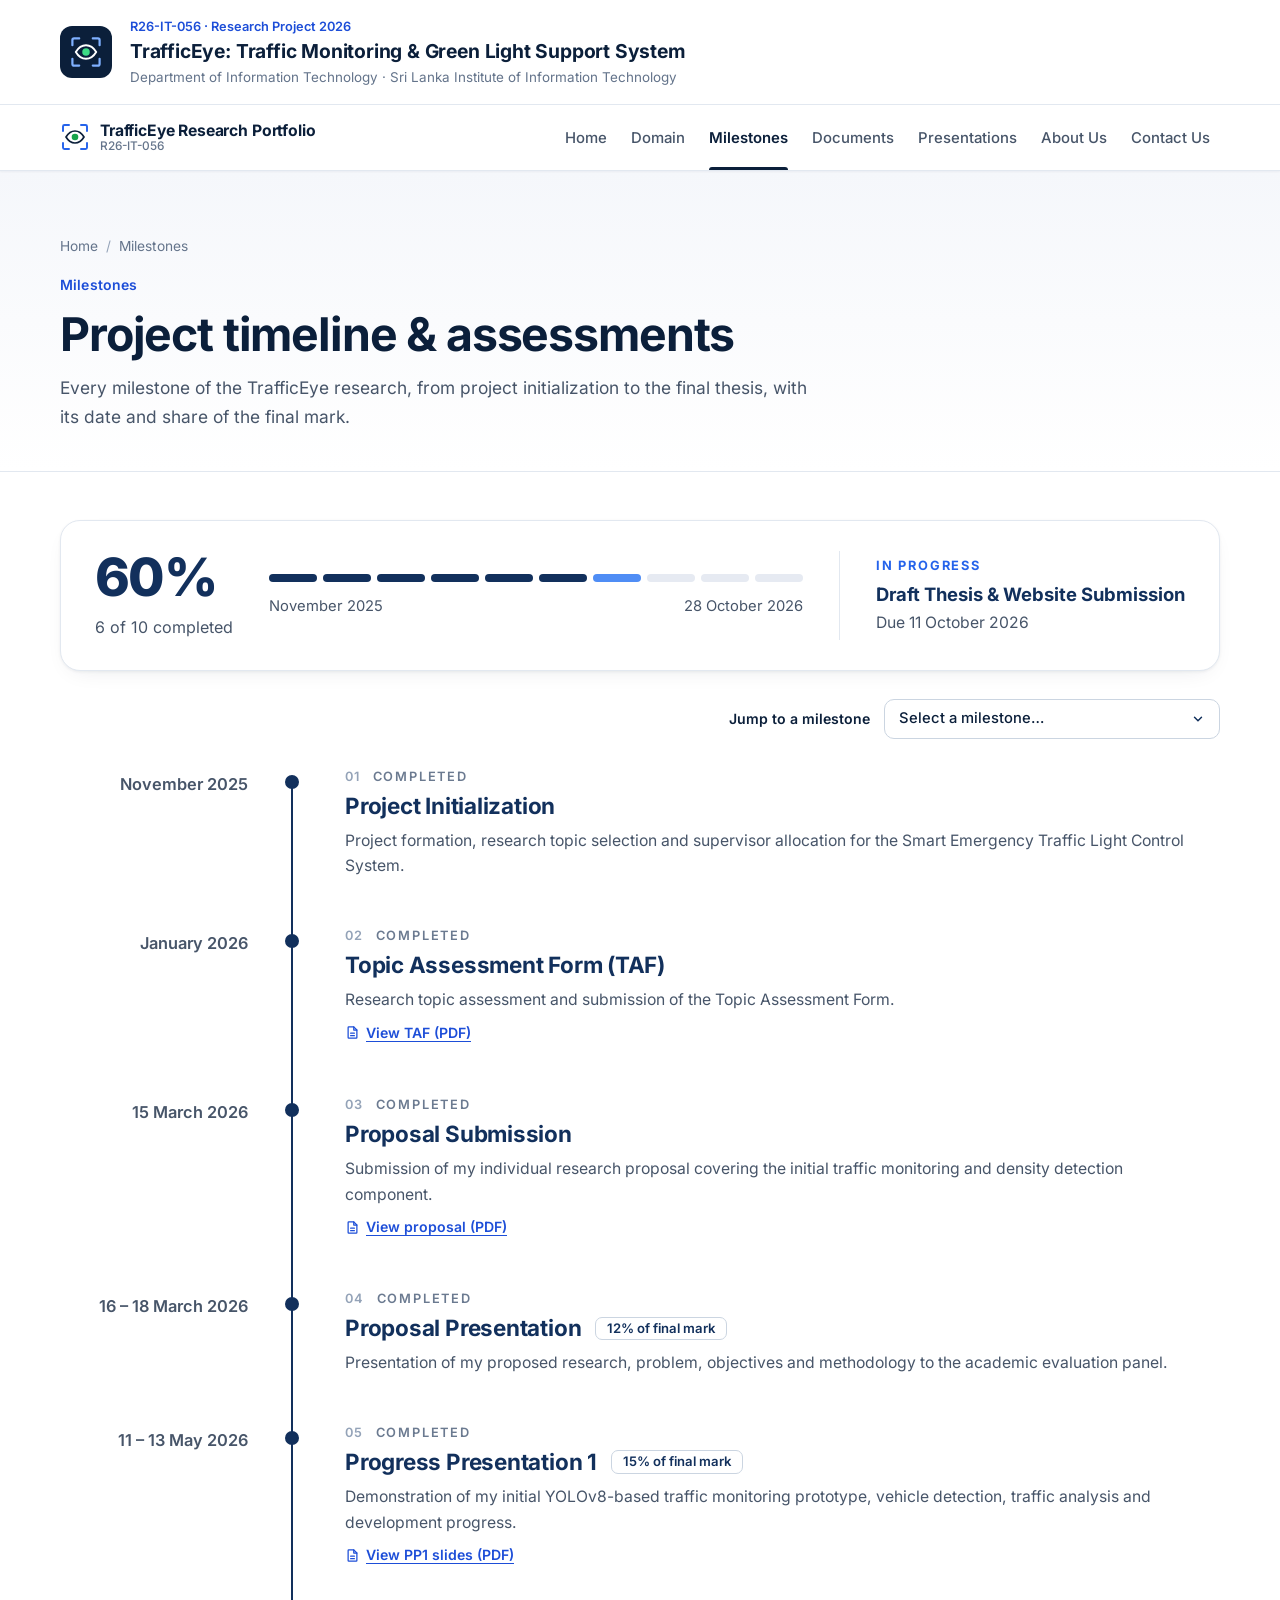
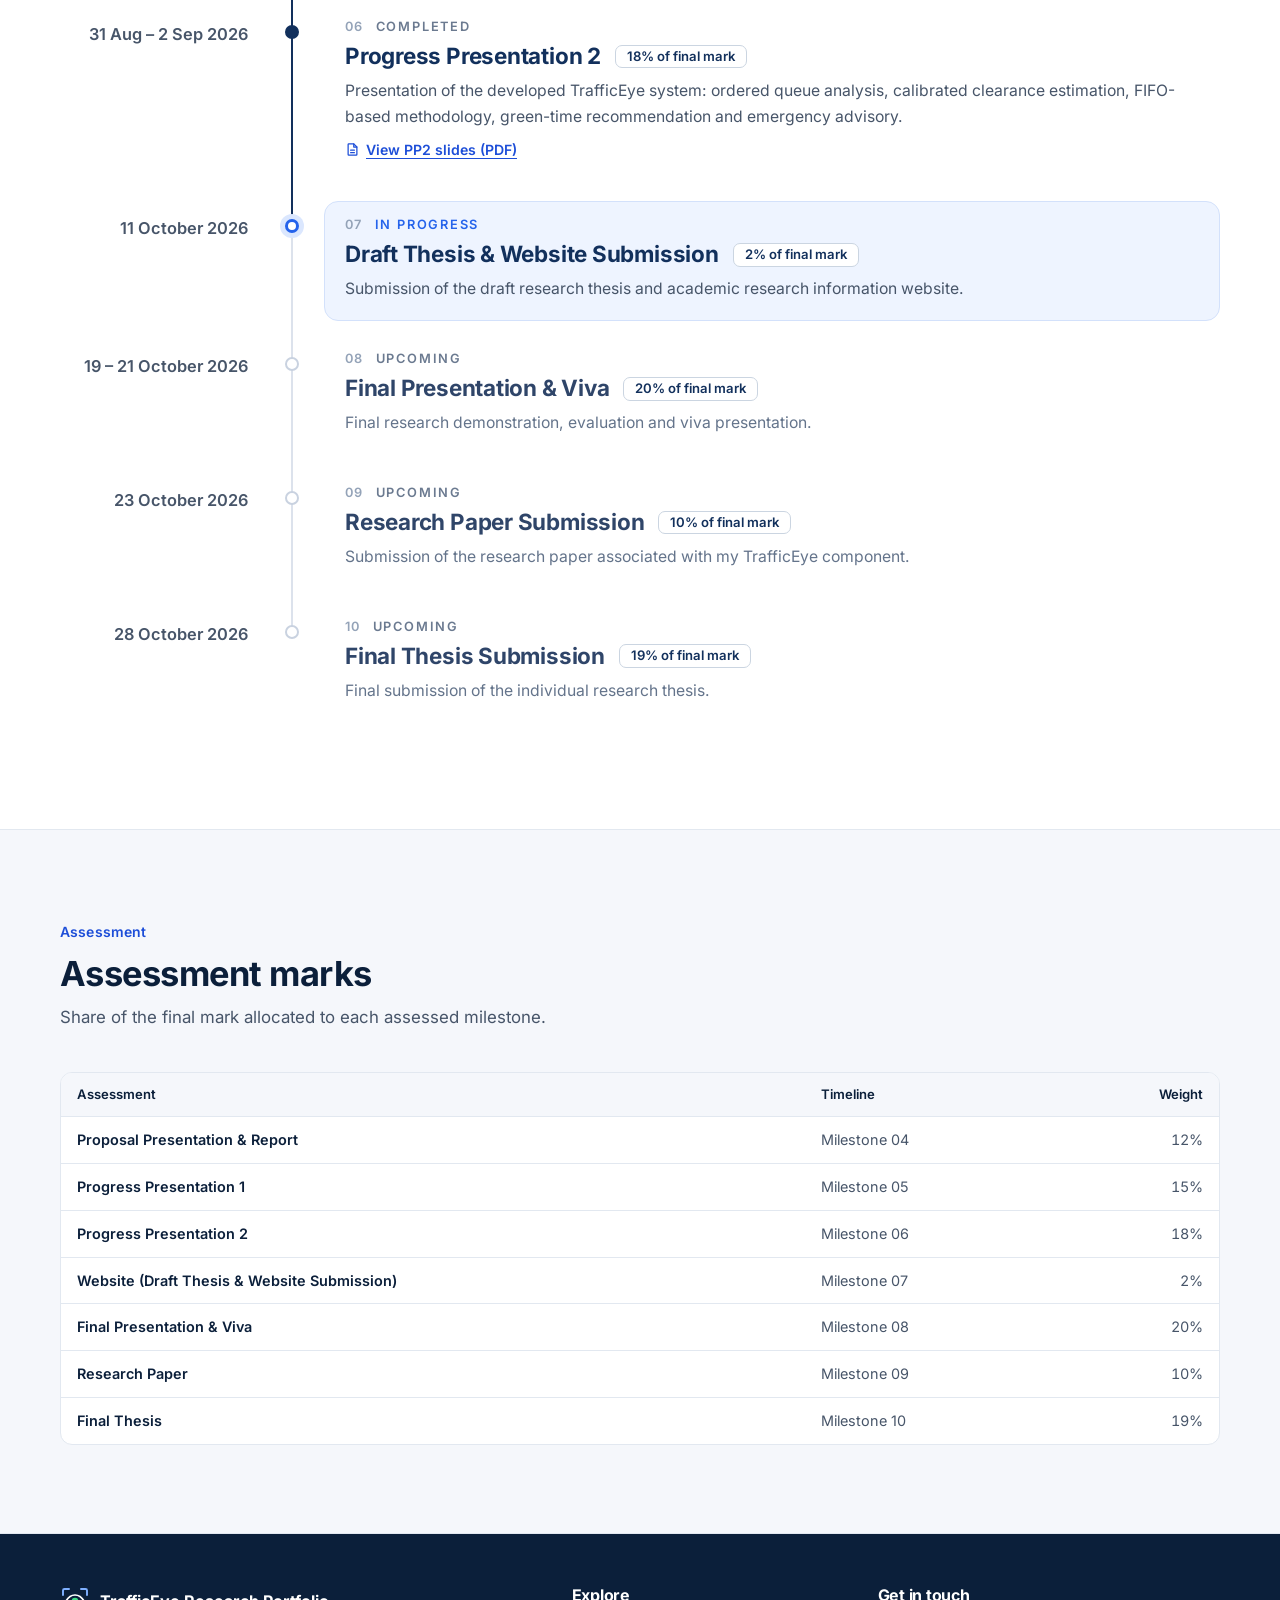
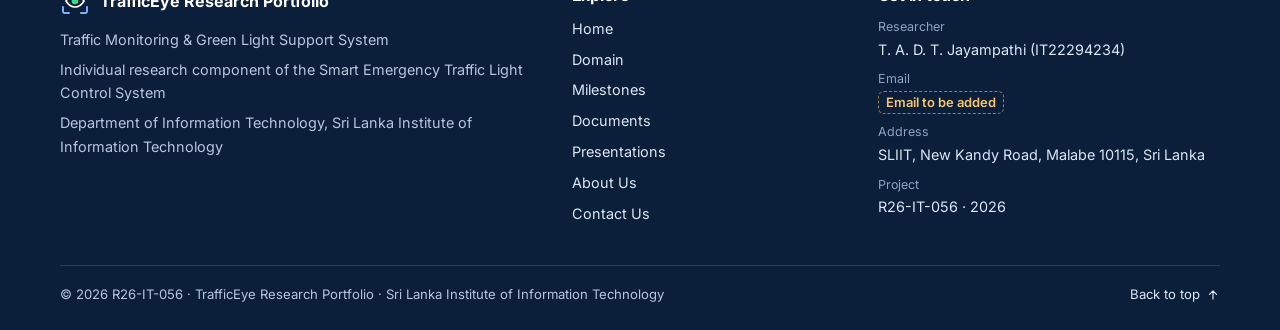
<file: milestones.html>
<!DOCTYPE html>
<html lang="en" id="top">
<head>
<meta charset="utf-8">
<meta name="viewport" content="width=device-width, initial-scale=1">
<title>Milestones · TrafficEye Research Portfolio</title>
<meta name="description" content="TrafficEye project timeline and assessments: milestones from project initialization to final thesis submission.">
<meta name="author" content="T. A. D. T. Jayampathi (IT22294234)">
<meta name="theme-color" content="#12305C">
<meta property="og:title" content="Milestones · TrafficEye Research Portfolio">
<meta property="og:description" content="TrafficEye project timeline and assessments: milestones from project initialization to final thesis submission.">
<link rel="icon" href="assets/graphics/favicon.svg" type="image/svg+xml">
<link rel="stylesheet" href="assets/css/style.css">
<script>document.documentElement.classList.add("js");</script>
</head>
<body>
<a class="skip-link" href="#main">Skip intro</a>
<div class="intro-band">
  <div class="container intro-band__inner">
    <span class="intro-band__mark"><svg viewBox="0 0 40 40" aria-hidden="true" focusable="false"><path d="M4 12V6a2 2 0 0 1 2-2h6M28 4h6a2 2 0 0 1 2 2v6M36 28v6a2 2 0 0 1-2 2h-6M12 36H6a2 2 0 0 1-2-2v-6" fill="none" stroke="#7FB0FF" stroke-width="2.6" stroke-linecap="round"/><path d="M8 20c3.2-5.4 7.4-8 12-8s8.8 2.6 12 8c-3.2 5.4-7.4 8-12 8s-8.8-2.6-12-8z" fill="none" stroke="#FFFFFF" stroke-width="2.3" stroke-linejoin="round"/><circle cx="20" cy="20" r="4.4" fill="#3DDC84"/></svg></span>
    <div>
      <div class="intro-band__code">R26-IT-056 · Research Project 2026</div>
      <p class="intro-band__title">TrafficEye: Traffic Monitoring &amp; Green Light Support System</p>
      <div class="intro-band__dept">Department of Information Technology · Sri Lanka Institute of Information Technology</div>
    </div>
  </div>
</div>
<header class="navbar">
  <div class="container navbar__inner">
    <a class="brand" href="index.html" aria-label="TrafficEye Research Portfolio, home">
      <svg class="brand__mark" viewBox="0 0 40 40" aria-hidden="true" focusable="false"><path d="M4 12V6a2 2 0 0 1 2-2h6M28 4h6a2 2 0 0 1 2 2v6M36 28v6a2 2 0 0 1-2 2h-6M12 36H6a2 2 0 0 1-2-2v-6" fill="none" stroke="#2563EB" stroke-width="2.6" stroke-linecap="round"/><path d="M8 20c3.2-5.4 7.4-8 12-8s8.8 2.6 12 8c-3.2 5.4-7.4 8-12 8s-8.8-2.6-12-8z" fill="none" stroke="#0B1F3A" stroke-width="2.3" stroke-linejoin="round"/><circle cx="20" cy="20" r="4.4" fill="#16A34A"/></svg>
      <span class="brand__text"><span class="brand__name">TrafficEye Research Portfolio</span><span class="brand__id">R26-IT-056</span></span>
    </a>
    <button class="nav-toggle" type="button" aria-expanded="false" aria-controls="site-nav" aria-label="Open menu"><svg class="i-open" viewBox="0 0 24 24" fill="none" stroke="currentColor" stroke-width="2" stroke-linecap="round" stroke-linejoin="round" aria-hidden="true" focusable="false"><path d="M4 7h16M4 12h16M4 17h16"/></svg><svg class="i-close" viewBox="0 0 24 24" fill="none" stroke="currentColor" stroke-width="2" stroke-linecap="round" stroke-linejoin="round" aria-hidden="true" focusable="false"><path d="M6 6l12 12M18 6 6 18"/></svg></button>
    <nav class="nav" id="site-nav" aria-label="Main"><ul class="nav__list"><li><a class="nav__link" href="index.html">Home</a></li><li><a class="nav__link" href="domain.html">Domain</a></li><li><a class="nav__link" href="milestones.html" aria-current="page">Milestones</a></li><li><a class="nav__link" href="documents.html">Documents</a></li><li><a class="nav__link" href="presentations.html">Presentations</a></li><li><a class="nav__link" href="about.html">About Us</a></li><li><a class="nav__link" href="contact.html">Contact Us</a></li></ul></nav>
  </div>
</header>
<main id="main" tabindex="-1">
<section class="page-head">
  <div class="container">
    <nav aria-label="Breadcrumb"><ol class="crumbs"><li><a href="index.html">Home</a></li><li aria-current="page">Milestones</li></ol></nav>
    <span class="eyebrow">Milestones</span>
    <h1>Project timeline &amp; assessments</h1>
    <p>Every milestone of the TrafficEye research, from project initialization to the final thesis, with its date and share of the final mark.</p>
    
  </div>
</section><section class="section ms-page" style="padding-top:clamp(32px,4vw,48px)"><div class="container">
  <div class="msx-panel" aria-label="Progress summary">
    <div class="msx-panel__pct"><div class="msx-pct">60%</div><div class="msx-count">6 of 10 completed</div></div>
    <div class="msx-panel__bar">
      <div class="msx-bar" role="img" aria-label="6 milestones completed, 1 in progress, 3 upcoming"><span class="done"></span><span class="done"></span><span class="done"></span><span class="done"></span><span class="done"></span><span class="done"></span><span class="current"></span><span class=""></span><span class=""></span><span class=""></span></div>
      <div class="msx-ends"><span>November 2025</span><span>28 October 2026</span></div>
    </div>
    <div class="msx-panel__current"><p class="msx-current-label">In progress</p><p class="msx-current-title">Draft Thesis &amp; Website Submission</p><p class="msx-current-due">Due 11 October 2026</p></div>
  </div>
  <div class="msx-jump"><label for="ms-select">Jump to a milestone</label>
    <select class="select" id="ms-select"><option value="">Select a milestone…</option><option value="ms-initiation">01 · Project Initialization</option><option value="ms-taf">02 · Topic Assessment Form (TAF)</option><option value="ms-proposal">03 · Proposal Submission</option><option value="ms-proposal-presentation">04 · Proposal Presentation</option><option value="ms-pp1">05 · Progress Presentation 1</option><option value="ms-pp2">06 · Progress Presentation 2</option><option value="ms-draft">07 · Draft Thesis & Website Submission</option><option value="ms-viva">08 · Final Presentation & Viva</option><option value="ms-paper">09 · Research Paper Submission</option><option value="ms-thesis">10 · Final Thesis Submission</option></select></div>
  <ol class="timeline msx-timeline"><li class="tl tl--done" id="ms-initiation">
  <div class="tl__date">November 2025</div>
  <div class="tl__rail" aria-hidden="true"><span class="tl__dot"></span></div>
  <div class="tl__body">
    <p class="msx-label"><span class="msx-num">01</span>Completed</p>
    <h3 class="tl__title"><span>Project Initialization</span></h3>
    <p class="tl__desc">Project formation, research topic selection and supervisor allocation for the Smart Emergency Traffic Light Control System.</p>
  </div>
</li><li class="tl tl--done" id="ms-taf">
  <div class="tl__date">January 2026</div>
  <div class="tl__rail" aria-hidden="true"><span class="tl__dot"></span></div>
  <div class="tl__body">
    <p class="msx-label"><span class="msx-num">02</span>Completed</p>
    <h3 class="tl__title"><span>Topic Assessment Form (TAF)</span></h3>
    <p class="tl__desc">Research topic assessment and submission of the Topic Assessment Form.</p><a class="msx-link" href="documents/TAF_R26-IT-056.pdf" target="_blank" rel="noopener"><svg viewBox="0 0 24 24" fill="none" stroke="currentColor" stroke-width="2" stroke-linecap="round" stroke-linejoin="round" aria-hidden="true" focusable="false"><path d="M14 3H6a1 1 0 0 0-1 1v16a1 1 0 0 0 1 1h12a1 1 0 0 0 1-1V8z"/><path d="M14 3v5h5M9 13h6M9 17h6"/></svg>View TAF (PDF)</a>
  </div>
</li><li class="tl tl--done" id="ms-proposal">
  <div class="tl__date">15 March 2026</div>
  <div class="tl__rail" aria-hidden="true"><span class="tl__dot"></span></div>
  <div class="tl__body">
    <p class="msx-label"><span class="msx-num">03</span>Completed</p>
    <h3 class="tl__title"><span>Proposal Submission</span></h3>
    <p class="tl__desc">Submission of my individual research proposal covering the initial traffic monitoring and density detection component.</p><a class="msx-link" href="documents/IT22294234_Proposal_Presentation_Report.pdf" target="_blank" rel="noopener"><svg viewBox="0 0 24 24" fill="none" stroke="currentColor" stroke-width="2" stroke-linecap="round" stroke-linejoin="round" aria-hidden="true" focusable="false"><path d="M14 3H6a1 1 0 0 0-1 1v16a1 1 0 0 0 1 1h12a1 1 0 0 0 1-1V8z"/><path d="M14 3v5h5M9 13h6M9 17h6"/></svg>View proposal (PDF)</a>
  </div>
</li><li class="tl tl--done" id="ms-proposal-presentation">
  <div class="tl__date">16 – 18 March 2026</div>
  <div class="tl__rail" aria-hidden="true"><span class="tl__dot"></span></div>
  <div class="tl__body">
    <p class="msx-label"><span class="msx-num">04</span>Completed</p>
    <h3 class="tl__title"><span>Proposal Presentation</span><span class="msx-marks">12% of final mark</span></h3>
    <p class="tl__desc">Presentation of my proposed research, problem, objectives and methodology to the academic evaluation panel.</p>
  </div>
</li><li class="tl tl--done" id="ms-pp1">
  <div class="tl__date">11 – 13 May 2026</div>
  <div class="tl__rail" aria-hidden="true"><span class="tl__dot"></span></div>
  <div class="tl__body">
    <p class="msx-label"><span class="msx-num">05</span>Completed</p>
    <h3 class="tl__title"><span>Progress Presentation 1</span><span class="msx-marks">15% of final mark</span></h3>
    <p class="tl__desc">Demonstration of my initial YOLOv8-based traffic monitoring prototype, vehicle detection, traffic analysis and development progress.</p><a class="msx-link" href="presentations/PP1_R26-IT-056_IT22294234_viewing-copy.pdf" target="_blank" rel="noopener"><svg viewBox="0 0 24 24" fill="none" stroke="currentColor" stroke-width="2" stroke-linecap="round" stroke-linejoin="round" aria-hidden="true" focusable="false"><path d="M14 3H6a1 1 0 0 0-1 1v16a1 1 0 0 0 1 1h12a1 1 0 0 0 1-1V8z"/><path d="M14 3v5h5M9 13h6M9 17h6"/></svg>View PP1 slides (PDF)</a>
  </div>
</li><li class="tl tl--done" id="ms-pp2">
  <div class="tl__date">31 Aug – 2 Sep 2026</div>
  <div class="tl__rail" aria-hidden="true"><span class="tl__dot"></span></div>
  <div class="tl__body">
    <p class="msx-label"><span class="msx-num">06</span>Completed</p>
    <h3 class="tl__title"><span>Progress Presentation 2</span><span class="msx-marks">18% of final mark</span></h3>
    <p class="tl__desc">Presentation of the developed TrafficEye system: ordered queue analysis, calibrated clearance estimation, FIFO-based methodology, green-time recommendation and emergency advisory.</p><a class="msx-link" href="presentations/PP2_TrafficEye_IT22294234_viewing-copy.pdf" target="_blank" rel="noopener"><svg viewBox="0 0 24 24" fill="none" stroke="currentColor" stroke-width="2" stroke-linecap="round" stroke-linejoin="round" aria-hidden="true" focusable="false"><path d="M14 3H6a1 1 0 0 0-1 1v16a1 1 0 0 0 1 1h12a1 1 0 0 0 1-1V8z"/><path d="M14 3v5h5M9 13h6M9 17h6"/></svg>View PP2 slides (PDF)</a>
  </div>
</li><li class="tl tl--current" id="ms-draft">
  <div class="tl__date">11 October 2026</div>
  <div class="tl__rail" aria-hidden="true"><span class="tl__dot"></span></div>
  <div class="tl__body">
    <p class="msx-label"><span class="msx-num">07</span>In progress</p>
    <h3 class="tl__title"><span>Draft Thesis &amp; Website Submission</span><span class="msx-marks">2% of final mark</span></h3>
    <p class="tl__desc">Submission of the draft research thesis and academic research information website.</p>
  </div>
</li><li class="tl tl--upcoming" id="ms-viva">
  <div class="tl__date">19 – 21 October 2026</div>
  <div class="tl__rail" aria-hidden="true"><span class="tl__dot"></span></div>
  <div class="tl__body">
    <p class="msx-label"><span class="msx-num">08</span>Upcoming</p>
    <h3 class="tl__title"><span>Final Presentation &amp; Viva</span><span class="msx-marks">20% of final mark</span></h3>
    <p class="tl__desc">Final research demonstration, evaluation and viva presentation.</p>
  </div>
</li><li class="tl tl--upcoming" id="ms-paper">
  <div class="tl__date">23 October 2026</div>
  <div class="tl__rail" aria-hidden="true"><span class="tl__dot"></span></div>
  <div class="tl__body">
    <p class="msx-label"><span class="msx-num">09</span>Upcoming</p>
    <h3 class="tl__title"><span>Research Paper Submission</span><span class="msx-marks">10% of final mark</span></h3>
    <p class="tl__desc">Submission of the research paper associated with my TrafficEye component.</p>
  </div>
</li><li class="tl tl--upcoming" id="ms-thesis">
  <div class="tl__date">28 October 2026</div>
  <div class="tl__rail" aria-hidden="true"><span class="tl__dot"></span></div>
  <div class="tl__body">
    <p class="msx-label"><span class="msx-num">10</span>Upcoming</p>
    <h3 class="tl__title"><span>Final Thesis Submission</span><span class="msx-marks">19% of final mark</span></h3>
    <p class="tl__desc">Final submission of the individual research thesis.</p>
  </div>
</li></ol>
</div></section>
<section class="section section--alt" aria-labelledby="marks-title"><div class="container">
  <div class="sec-head"><span class="eyebrow">Assessment</span><h2 id="marks-title">Assessment marks</h2><p>Share of the final mark allocated to each assessed milestone.</p></div>
  <div class="table-wrap"><table class="data data--compact"><thead><tr><th scope="col">Assessment</th><th scope="col">Timeline</th><th scope="col" class="num">Weight</th></tr></thead>
    <tbody><tr><th scope="row">Proposal Presentation &amp; Report</th><td>Milestone 04</td><td class="num">12%</td></tr><tr><th scope="row">Progress Presentation 1</th><td>Milestone 05</td><td class="num">15%</td></tr><tr><th scope="row">Progress Presentation 2</th><td>Milestone 06</td><td class="num">18%</td></tr><tr><th scope="row">Website (Draft Thesis &amp; Website Submission)</th><td>Milestone 07</td><td class="num">2%</td></tr><tr><th scope="row">Final Presentation &amp; Viva</th><td>Milestone 08</td><td class="num">20%</td></tr><tr><th scope="row">Research Paper</th><td>Milestone 09</td><td class="num">10%</td></tr><tr><th scope="row">Final Thesis</th><td>Milestone 10</td><td class="num">19%</td></tr></tbody></table></div>
</div></section>
</main>
<footer class="footer">
  <div class="container">
    <div class="footer__grid">
      <div>
        <div class="footer__brand"><svg viewBox="0 0 40 40" aria-hidden="true" focusable="false"><path d="M4 12V6a2 2 0 0 1 2-2h6M28 4h6a2 2 0 0 1 2 2v6M36 28v6a2 2 0 0 1-2 2h-6M12 36H6a2 2 0 0 1-2-2v-6" fill="none" stroke="#7FB0FF" stroke-width="2.6" stroke-linecap="round"/><path d="M8 20c3.2-5.4 7.4-8 12-8s8.8 2.6 12 8c-3.2 5.4-7.4 8-12 8s-8.8-2.6-12-8z" fill="none" stroke="#FFFFFF" stroke-width="2.3" stroke-linejoin="round"/><circle cx="20" cy="20" r="4.4" fill="#3DDC84"/></svg><span>TrafficEye Research Portfolio</span></div>
        <p>Traffic Monitoring &amp; Green Light Support System</p>
        <p>Individual research component of the Smart Emergency Traffic Light Control System</p>
        <p>Department of Information Technology, Sri Lanka Institute of Information Technology</p>
      </div>
      <div>
        <h2>Explore</h2>
        <ul><li><a href="index.html">Home</a></li><li><a href="domain.html">Domain</a></li><li><a href="milestones.html">Milestones</a></li><li><a href="documents.html">Documents</a></li><li><a href="presentations.html">Presentations</a></li><li><a href="about.html">About Us</a></li><li><a href="contact.html">Contact Us</a></li></ul>
      </div>
      <div>
        <h2>Get in touch</h2>
        <dl>
          <dt>Researcher</dt><dd>T. A. D. T. Jayampathi (IT22294234)</dd>
          <dt>Email</dt><dd><span class="tbc">Email to be added</span></dd>
          <dt>Address</dt><dd>SLIIT, New Kandy Road, Malabe 10115, Sri Lanka</dd>
          <dt>Project</dt><dd>R26-IT-056 · 2026</dd>
        </dl>
      </div>
    </div>
    <div class="footer__base">
      <span>© 2026 R26-IT-056 · TrafficEye Research Portfolio · Sri Lanka Institute of Information Technology</span>
      <a class="to-top" href="#top">Back to top <svg viewBox="0 0 24 24" fill="none" stroke="currentColor" stroke-width="2" stroke-linecap="round" stroke-linejoin="round" aria-hidden="true" focusable="false"><path d="M12 19V5M6 11l6-6 6 6"/></svg></a>
    </div>
  </div>
</footer>
<button class="back-top" type="button" aria-label="Back to top"><svg viewBox="0 0 24 24" fill="none" stroke="currentColor" stroke-width="2" stroke-linecap="round" stroke-linejoin="round" aria-hidden="true" focusable="false"><path d="M12 19V5M6 11l6-6 6 6"/></svg></button>
<script src="assets/js/main.js" defer></script>
</body>
</html>
</file>
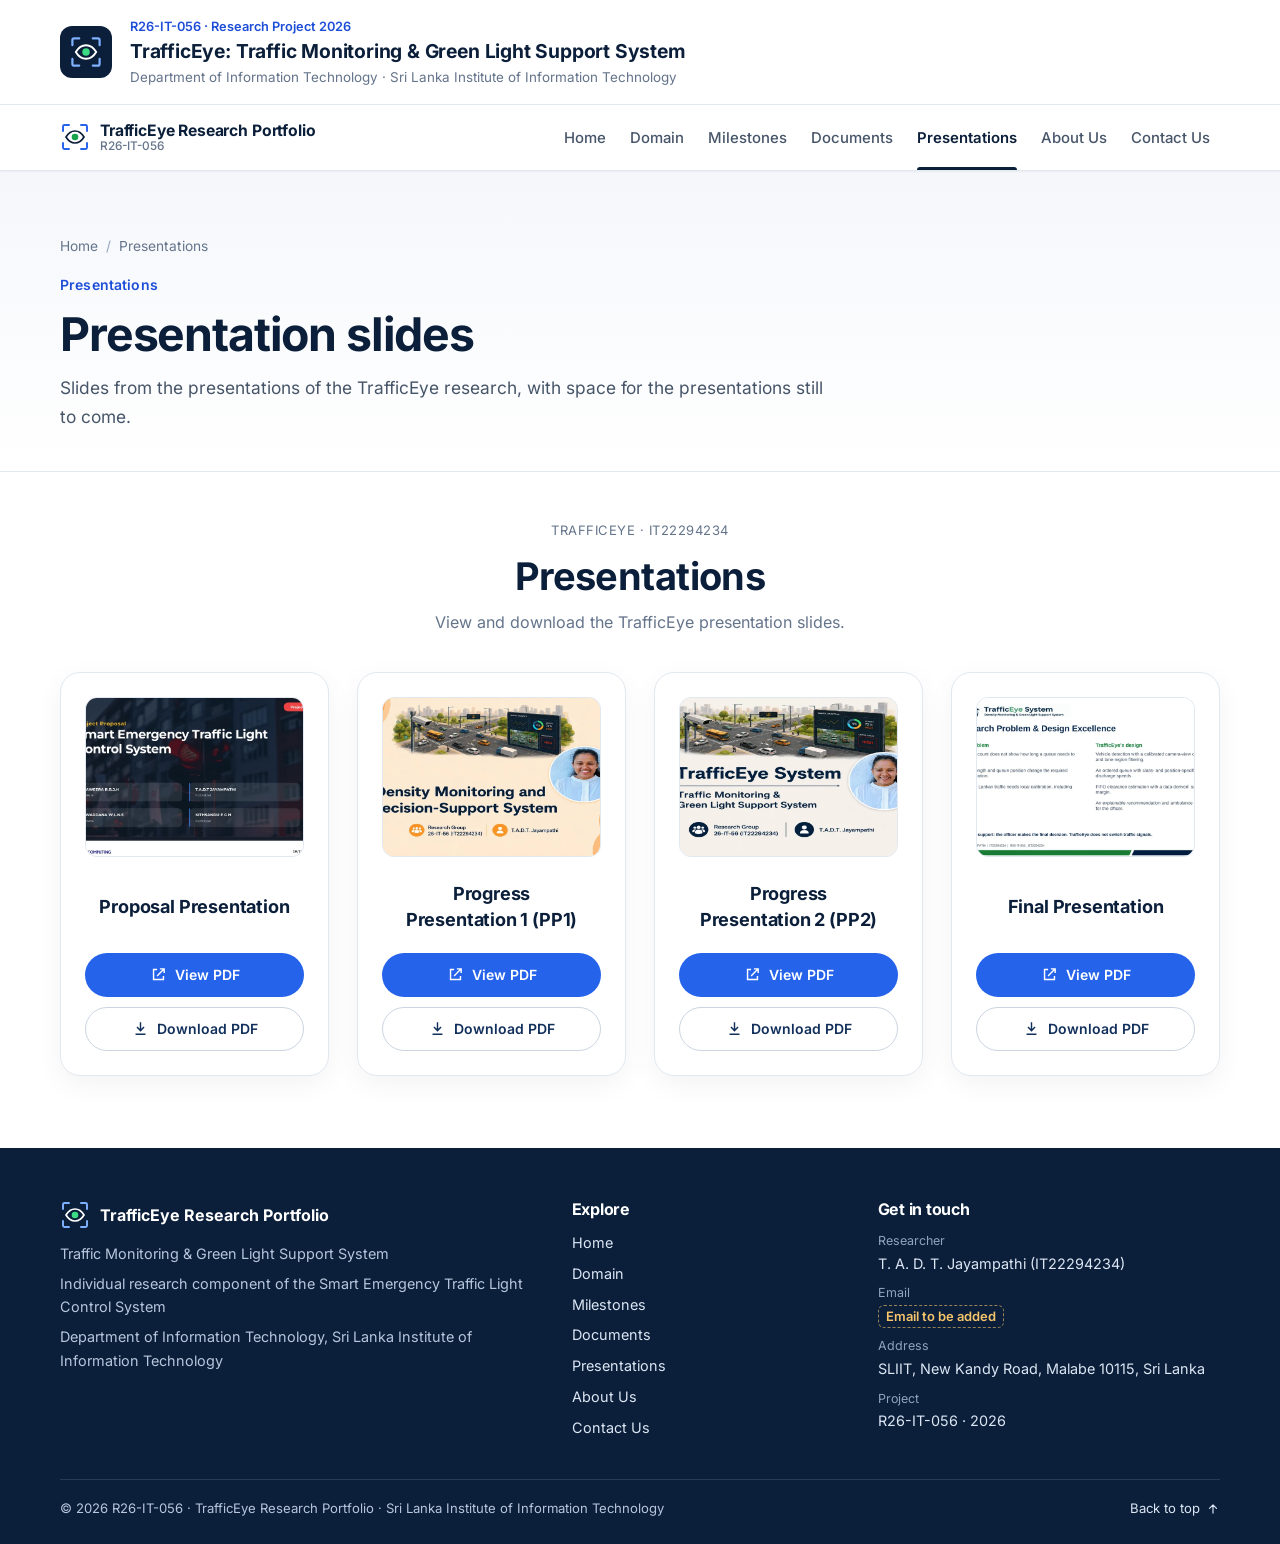
<file: presentations.html>
<!DOCTYPE html>
<html lang="en" id="top">
<head>
<meta charset="utf-8">
<meta name="viewport" content="width=device-width, initial-scale=1">
<title>Presentations · TrafficEye Research Portfolio</title>
<meta name="description" content="TrafficEye presentation slides: Progress Presentations 1 and 2, with the proposal and final presentations to follow.">
<meta name="author" content="T. A. D. T. Jayampathi (IT22294234)">
<meta name="theme-color" content="#12305C">
<meta property="og:title" content="Presentations · TrafficEye Research Portfolio">
<meta property="og:description" content="TrafficEye presentation slides: Progress Presentations 1 and 2, with the proposal and final presentations to follow.">
<link rel="icon" href="assets/graphics/favicon.svg" type="image/svg+xml">
<link rel="stylesheet" href="assets/css/style.css">
<script>document.documentElement.classList.add("js");</script>
<style>
.resource-section{padding:48px 0 72px}.resource-intro{text-align:center;margin:0 auto 36px;max-width:700px}.resource-intro h2{font-size:clamp(28px,4vw,38px);margin-bottom:10px}.resource-intro p{color:var(--muted,#64748b)}.resource-grid{display:grid;grid-template-columns:repeat(3,minmax(0,1fr));gap:28px}.resource-grid--slides{grid-template-columns:repeat(4,minmax(0,1fr))}.resource-card{display:flex;flex-direction:column;align-items:center;text-align:center;background:#fff;border:1px solid #e2e8f0;border-radius:20px;padding:24px;box-shadow:0 8px 28px rgba(15,23,42,.05);transition:transform .2s,box-shadow .2s}.resource-card:hover{transform:translateY(-4px);box-shadow:0 14px 34px rgba(15,23,42,.1)}.resource-preview{width:100%;height:210px;border-radius:12px;overflow:hidden;margin-bottom:24px;border:1px solid #e2e8f0;background:#f1f5f9}.resource-preview img{width:100%;height:100%;object-fit:cover;object-position:top;display:block}.resource-grid--slides .resource-preview{height:160px}.resource-preview--empty{background:#f8fafc;border:1px dashed #d5deea}.resource-card h3{font-size:18px;line-height:1.45;margin:0 0 20px;min-height:52px;display:flex;align-items:center;justify-content:center}.resource-actions{width:100%;display:flex;flex-direction:column;gap:10px;margin-top:auto;min-height:96px}.resource-actions a{display:flex;align-items:center;justify-content:center;gap:8px;min-height:44px;border-radius:24px;text-decoration:none;font-weight:600;font-size:14px}.resource-view{background:#2563eb;color:#fff}.resource-view:hover{background:#1d4ed8;color:#fff}.resource-download{border:1px solid #cbd5e1;color:#12305c;background:#fff}.resource-download:hover{background:#eff6ff}.resource-soon{display:flex;align-items:center;justify-content:center;border-radius:24px;background:#fff7ed;border:1px solid #fed7aa;color:#9a3412;min-height:44px;font-weight:600;font-size:14px}.resource-actions svg{width:17px;height:17px;flex-shrink:0}.resource-context{font-size:13px;letter-spacing:.04em;text-transform:uppercase;color:#64748b;margin-bottom:12px}@media(max-width:1000px){.resource-grid--slides{grid-template-columns:repeat(2,minmax(0,1fr))}}@media(max-width:760px){.resource-grid{grid-template-columns:repeat(2,minmax(0,1fr));gap:18px}.resource-card{padding:18px}.resource-preview{height:190px}}@media(max-width:480px){.resource-grid,.resource-grid--slides{grid-template-columns:1fr}.resource-preview{height:260px}.resource-grid--slides .resource-preview{height:190px}.resource-card h3{min-height:0}.resource-section{padding-top:32px}}@media(prefers-reduced-motion:reduce){.resource-card{transition:none}.resource-card:hover{transform:none}}
</style>
</head>
<body>
<a class="skip-link" href="#main">Skip intro</a>
<div class="intro-band">
  <div class="container intro-band__inner">
    <span class="intro-band__mark"><svg viewBox="0 0 40 40" aria-hidden="true" focusable="false"><path d="M4 12V6a2 2 0 0 1 2-2h6M28 4h6a2 2 0 0 1 2 2v6M36 28v6a2 2 0 0 1-2 2h-6M12 36H6a2 2 0 0 1-2-2v-6" fill="none" stroke="#7FB0FF" stroke-width="2.6" stroke-linecap="round"/><path d="M8 20c3.2-5.4 7.4-8 12-8s8.8 2.6 12 8c-3.2 5.4-7.4 8-12 8s-8.8-2.6-12-8z" fill="none" stroke="#FFFFFF" stroke-width="2.3" stroke-linejoin="round"/><circle cx="20" cy="20" r="4.4" fill="#3DDC84"/></svg></span>
    <div>
      <div class="intro-band__code">R26-IT-056 · Research Project 2026</div>
      <p class="intro-band__title">TrafficEye: Traffic Monitoring &amp; Green Light Support System</p>
      <div class="intro-band__dept">Department of Information Technology · Sri Lanka Institute of Information Technology</div>
    </div>
  </div>
</div>
<header class="navbar">
  <div class="container navbar__inner">
    <a class="brand" href="index.html" aria-label="TrafficEye Research Portfolio, home">
      <svg class="brand__mark" viewBox="0 0 40 40" aria-hidden="true" focusable="false"><path d="M4 12V6a2 2 0 0 1 2-2h6M28 4h6a2 2 0 0 1 2 2v6M36 28v6a2 2 0 0 1-2 2h-6M12 36H6a2 2 0 0 1-2-2v-6" fill="none" stroke="#2563EB" stroke-width="2.6" stroke-linecap="round"/><path d="M8 20c3.2-5.4 7.4-8 12-8s8.8 2.6 12 8c-3.2 5.4-7.4 8-12 8s-8.8-2.6-12-8z" fill="none" stroke="#0B1F3A" stroke-width="2.3" stroke-linejoin="round"/><circle cx="20" cy="20" r="4.4" fill="#16A34A"/></svg>
      <span class="brand__text"><span class="brand__name">TrafficEye Research Portfolio</span><span class="brand__id">R26-IT-056</span></span>
    </a>
    <button class="nav-toggle" type="button" aria-expanded="false" aria-controls="site-nav" aria-label="Open menu"><svg class="i-open" viewBox="0 0 24 24" fill="none" stroke="currentColor" stroke-width="2" stroke-linecap="round" stroke-linejoin="round" aria-hidden="true" focusable="false"><path d="M4 7h16M4 12h16M4 17h16"/></svg><svg class="i-close" viewBox="0 0 24 24" fill="none" stroke="currentColor" stroke-width="2" stroke-linecap="round" stroke-linejoin="round" aria-hidden="true" focusable="false"><path d="M6 6l12 12M18 6 6 18"/></svg></button>
    <nav class="nav" id="site-nav" aria-label="Main"><ul class="nav__list"><li><a class="nav__link" href="index.html">Home</a></li><li><a class="nav__link" href="domain.html">Domain</a></li><li><a class="nav__link" href="milestones.html">Milestones</a></li><li><a class="nav__link" href="documents.html">Documents</a></li><li><a class="nav__link" href="presentations.html" aria-current="page">Presentations</a></li><li><a class="nav__link" href="about.html">About Us</a></li><li><a class="nav__link" href="contact.html">Contact Us</a></li></ul></nav>
  </div>
</header>
<main id="main" tabindex="-1">
<section class="page-head">
  <div class="container">
    <nav aria-label="Breadcrumb"><ol class="crumbs"><li><a href="index.html">Home</a></li><li aria-current="page">Presentations</li></ol></nav>
    <span class="eyebrow">Presentations</span>
    <h1>Presentation slides</h1>
    <p>Slides from the presentations of the TrafficEye research, with space for the presentations still to come.</p>
    
  </div>
</section><section class="resource-section" aria-labelledby="resource-title"><div class="container"><div class="resource-intro"><div class="resource-context">TrafficEye · IT22294234</div><h2 id="resource-title">Presentations</h2><p>View and download the TrafficEye presentation slides.</p></div><div class="resource-grid resource-grid--slides"><article class="resource-card"><div class="resource-preview"><img src="assets/images/presentations/proposal-cover.webp" alt="Proposal Presentation cover" loading="lazy" width="900" height="506"></div><h3>Proposal Presentation</h3><div class="resource-actions"><a class="resource-view" href="presentations/presentations/Proposal_TrafficEye_IT22294234.pdf" target="_blank" rel="noopener"><svg viewBox="0 0 24 24" fill="none" stroke="currentColor" stroke-width="2" aria-hidden="true"><path d="M14 4h6v6M10 14 20 4M19 14v5H5V5h5"/></svg>View PDF</a><a class="resource-download" href="presentations/presentations/Proposal_TrafficEye_IT22294234.pdf" download><svg viewBox="0 0 24 24" fill="none" stroke="currentColor" stroke-width="2" aria-hidden="true"><path d="M12 3v12m-5-5 5 5 5-5M5 20h14"/></svg>Download PDF</a></div></article><article class="resource-card"><div class="resource-preview"><img src="assets/images/presentations/pp1-cover.webp" alt="Progress Presentation 1 (PP1) cover" loading="lazy" width="600" height="420"></div><h3>Progress Presentation 1 (PP1)</h3><div class="resource-actions"><a class="resource-view" href="presentations/PP1_R26-IT-056_IT22294234_viewing-copy.pdf" target="_blank" rel="noopener"><svg viewBox="0 0 24 24" fill="none" stroke="currentColor" stroke-width="2" aria-hidden="true"><path d="M14 4h6v6M10 14 20 4M19 14v5H5V5h5"/></svg>View PDF</a><a class="resource-download" href="presentations/PP1_R26-IT-056_IT22294234_viewing-copy.pdf" download><svg viewBox="0 0 24 24" fill="none" stroke="currentColor" stroke-width="2" aria-hidden="true"><path d="M12 3v12m-5-5 5 5 5-5M5 20h14"/></svg>Download PDF</a></div></article><article class="resource-card"><div class="resource-preview"><img src="assets/images/presentations/pp2-cover.webp" alt="Progress Presentation 2 (PP2) cover" loading="lazy" width="600" height="420"></div><h3>Progress Presentation 2 (PP2)</h3><div class="resource-actions"><a class="resource-view" href="presentations/PP2_TrafficEye_IT22294234_viewing-copy.pdf" target="_blank" rel="noopener"><svg viewBox="0 0 24 24" fill="none" stroke="currentColor" stroke-width="2" aria-hidden="true"><path d="M14 4h6v6M10 14 20 4M19 14v5H5V5h5"/></svg>View PDF</a><a class="resource-download" href="presentations/PP2_TrafficEye_IT22294234_viewing-copy.pdf" download><svg viewBox="0 0 24 24" fill="none" stroke="currentColor" stroke-width="2" aria-hidden="true"><path d="M12 3v12m-5-5 5 5 5-5M5 20h14"/></svg>Download PDF</a></div></article><article class="resource-card"><div class="resource-preview"><img src="[data-uri]" alt="Final Presentation cover" loading="lazy" width="900" height="506"></div><h3>Final Presentation</h3><div class="resource-actions"><a class="resource-view" href="presentations/Final_Presentation_TrafficEye_IT22294234.pdf" target="_blank" rel="noopener"><svg viewBox="0 0 24 24" fill="none" stroke="currentColor" stroke-width="2" aria-hidden="true"><path d="M14 4h6v6M10 14 20 4M19 14v5H5V5h5"/></svg>View PDF</a><a class="resource-download" href="presentations/Final_Presentation_TrafficEye_IT22294234.pdf" download><svg viewBox="0 0 24 24" fill="none" stroke="currentColor" stroke-width="2" aria-hidden="true"><path d="M12 3v12m-5-5 5 5 5-5M5 20h14"/></svg>Download PDF</a></div></article></div></div></section>
</main>
<footer class="footer">
  <div class="container">
    <div class="footer__grid">
      <div>
        <div class="footer__brand"><svg viewBox="0 0 40 40" aria-hidden="true" focusable="false"><path d="M4 12V6a2 2 0 0 1 2-2h6M28 4h6a2 2 0 0 1 2 2v6M36 28v6a2 2 0 0 1-2 2h-6M12 36H6a2 2 0 0 1-2-2v-6" fill="none" stroke="#7FB0FF" stroke-width="2.6" stroke-linecap="round"/><path d="M8 20c3.2-5.4 7.4-8 12-8s8.8 2.6 12 8c-3.2 5.4-7.4 8-12 8s-8.8-2.6-12-8z" fill="none" stroke="#FFFFFF" stroke-width="2.3" stroke-linejoin="round"/><circle cx="20" cy="20" r="4.4" fill="#3DDC84"/></svg><span>TrafficEye Research Portfolio</span></div>
        <p>Traffic Monitoring &amp; Green Light Support System</p>
        <p>Individual research component of the Smart Emergency Traffic Light Control System</p>
        <p>Department of Information Technology, Sri Lanka Institute of Information Technology</p>
      </div>
      <div>
        <h2>Explore</h2>
        <ul><li><a href="index.html">Home</a></li><li><a href="domain.html">Domain</a></li><li><a href="milestones.html">Milestones</a></li><li><a href="documents.html">Documents</a></li><li><a href="presentations.html">Presentations</a></li><li><a href="about.html">About Us</a></li><li><a href="contact.html">Contact Us</a></li></ul>
      </div>
      <div>
        <h2>Get in touch</h2>
        <dl>
          <dt>Researcher</dt><dd>T. A. D. T. Jayampathi (IT22294234)</dd>
          <dt>Email</dt><dd><span class="tbc">Email to be added</span></dd>
          <dt>Address</dt><dd>SLIIT, New Kandy Road, Malabe 10115, Sri Lanka</dd>
          <dt>Project</dt><dd>R26-IT-056 · 2026</dd>
        </dl>
      </div>
    </div>
    <div class="footer__base">
      <span>© 2026 R26-IT-056 · TrafficEye Research Portfolio · Sri Lanka Institute of Information Technology</span>
      <a class="to-top" href="#top">Back to top <svg viewBox="0 0 24 24" fill="none" stroke="currentColor" stroke-width="2" stroke-linecap="round" stroke-linejoin="round" aria-hidden="true" focusable="false"><path d="M12 19V5M6 11l6-6 6 6"/></svg></a>
    </div>
  </div>
</footer>
<button class="back-top" type="button" aria-label="Back to top"><svg viewBox="0 0 24 24" fill="none" stroke="currentColor" stroke-width="2" stroke-linecap="round" stroke-linejoin="round" aria-hidden="true" focusable="false"><path d="M12 19V5M6 11l6-6 6 6"/></svg></button>
<script src="assets/js/main.js" defer></script>
</body>
</html>
</file>
<file: assets/css/style.css>
/* ==========================================================================
   TrafficEye Research Portfolio — light academic design system
   White surfaces, navy headings, academic blue accents.
   Typeface: Inter (variable, SIL OFL 1.1), self-hosted.
   ========================================================================== */

@font-face {
  font-family: "Inter";
  src: url("../fonts/inter-variable.woff2") format("woff2");
  font-weight: 100 900;
  font-style: normal;
  font-display: swap;
}

:root {
  --bg: #FFFFFF;
  --bg-alt: #F5F7FB;
  --surface: #FFFFFF;
  --border: #E2E8F0;
  --border-strong: #CBD5E1;
  --navy: #0B1F3A;
  --navy-2: #12305C;
  --navy-3: #1B3F73;
  --text: #475569;
  --text-2: #64748B;
  --text-3: #94A3B8;
  --blue: #1D4ED8;
  --blue-2: #2563EB;
  --blue-50: #EFF5FF;
  --blue-100: #DBE7FE;
  --green: #15803D;
  --green-50: #ECFDF3;
  --amber: #B45309;
  --amber-50: #FFF7E6;
  --red: #B91C1C;
  --red-50: #FEF2F2;
  --series-1: #2563EB;
  --series-2: #D97706;

  --font: "Inter", "Segoe UI", system-ui, -apple-system, Roboto, "Helvetica Neue", Arial, sans-serif;
  --container: 1160px;
  --gutter: clamp(16px, 4vw, 32px);
  --section: clamp(56px, 7vw, 88px);
  --radius: 12px;
  --radius-lg: 16px;
  --shadow-sm: 0 1px 2px rgba(15, 31, 58, 0.05);
  --shadow: 0 1px 3px rgba(15, 31, 58, 0.06), 0 8px 24px -12px rgba(15, 31, 58, 0.12);
  --nav-h: 64px;
}

/* ---------- Base ---------- */
*, *::before, *::after { box-sizing: border-box; }
html { -webkit-text-size-adjust: 100%; scroll-behavior: smooth; scroll-padding-top: calc(var(--nav-h) + 16px); }
body { margin: 0; background: var(--bg); color: var(--text); font-family: var(--font); font-size: 16px; line-height: 1.65; overflow-x: hidden; -webkit-font-smoothing: antialiased; font-feature-settings: "cv11", "ss01"; }
img, svg { display: block; max-width: 100%; }
img { height: auto; }
a { color: var(--blue); text-underline-offset: 3px; text-decoration-thickness: 1px; }
a:hover { color: var(--navy-2); }
p { margin: 0 0 1em; }
ul, ol { margin: 0 0 1em; padding-left: 1.25em; }
li + li { margin-top: 0.3em; }
strong { color: var(--navy); font-weight: 600; }
h1, h2, h3, h4 { color: var(--navy); margin: 0 0 0.5em; line-height: 1.2; font-weight: 700; letter-spacing: -0.015em; text-wrap: balance; }
h1 { font-size: clamp(2rem, 1.4rem + 2.4vw, 2.9rem); letter-spacing: -0.025em; }
h2 { font-size: clamp(1.6rem, 1.25rem + 1.3vw, 2.15rem); }
h3 { font-size: 1.2rem; letter-spacing: -0.01em; }
h4 { font-size: 1.02rem; }
:focus-visible { outline: 3px solid var(--blue-2); outline-offset: 2px; border-radius: 4px; }
::selection { background: var(--blue-100); color: var(--navy); }
.visually-hidden { position: absolute !important; width: 1px; height: 1px; overflow: hidden; clip: rect(0 0 0 0); white-space: nowrap; }
.container { width: 100%; max-width: calc(var(--container) + 2 * var(--gutter)); margin-inline: auto; padding-inline: var(--gutter); }
.section { padding-block: var(--section); }
.section--alt { background: var(--bg-alt); border-block: 1px solid var(--border); }
.section--tight { padding-block: clamp(40px, 5vw, 64px); }
.muted { color: var(--text-2); }
.small { font-size: 0.9rem; }
.prose { max-width: 72ch; }
.prose p, .prose li { color: var(--text); }
.stack > * + * { margin-top: 20px; }

/* Section heading */
.eyebrow { display: inline-block; color: var(--blue); font-weight: 600; font-size: 0.875rem; margin-bottom: 10px; letter-spacing: 0.01em; }
.sec-head { max-width: 760px; margin-bottom: clamp(28px, 4vw, 40px); }
.sec-head h2 { margin-bottom: 10px; }
.sec-head p { margin: 0; font-size: 1.05rem; color: var(--text); }
.sec-head--row { max-width: none; display: flex; flex-wrap: wrap; align-items: end; justify-content: space-between; gap: 12px 24px; }
.sec-head--row > div { max-width: 720px; }

/* ---------- Intro band (top of every page) ---------- */
.skip-link { position: absolute; left: 12px; top: -60px; z-index: 300; padding: 8px 14px; border-radius: 8px; background: var(--navy); color: #fff; font-weight: 600; text-decoration: none; }
.skip-link:focus { top: 10px; color: #fff; }
.intro-band { background: var(--bg); border-bottom: 1px solid var(--border); }
.intro-band__inner { display: flex; align-items: center; gap: 18px; padding-block: 16px; }
.intro-band__mark { width: 52px; height: 52px; flex: none; border-radius: 12px; background: var(--navy); display: grid; place-items: center; }
.intro-band__mark svg { width: 34px; height: 34px; }
.intro-band__code { font-size: 0.8rem; font-weight: 600; color: var(--blue); }
.intro-band__title { font-size: clamp(1rem, 0.9rem + 0.5vw, 1.2rem); font-weight: 700; color: var(--navy); line-height: 1.3; margin: 2px 0; letter-spacing: -0.01em; }
.intro-band__dept { font-size: 0.84rem; color: var(--text-2); }

/* ---------- Navigation bar ---------- */
.navbar { position: sticky; top: 0; z-index: 100; background: rgba(255, 255, 255, 0.96); border-bottom: 1px solid var(--border); box-shadow: var(--shadow-sm); }
.navbar__inner { display: flex; align-items: center; justify-content: space-between; gap: 20px; min-height: var(--nav-h); }
.brand { display: inline-flex; align-items: center; gap: 10px; text-decoration: none; color: var(--navy); }
.brand:hover { color: var(--navy); }
.brand__mark { width: 30px; height: 30px; flex: none; }
.brand__text { display: flex; flex-direction: column; line-height: 1.15; }
.brand__name { font-weight: 700; font-size: 0.98rem; letter-spacing: -0.01em; }
.brand__id { font-size: 0.74rem; color: var(--text-2); font-weight: 500; }
.nav__list { display: flex; align-items: center; gap: 4px; list-style: none; margin: 0; padding: 0; }
.nav__list li { margin: 0; }
.nav__link { position: relative; display: inline-block; padding: 21px 10px 19px; color: var(--text); font-weight: 500; font-size: 0.93rem; text-decoration: none; transition: color .15s; }
.nav__link:hover { color: var(--navy); }
.nav__link[aria-current="page"] { color: var(--navy); font-weight: 600; }
.nav__link[aria-current="page"]::after { content: ""; position: absolute; left: 10px; right: 10px; bottom: 0; height: 3px; border-radius: 3px 3px 0 0; background: var(--navy); }
.nav-toggle { display: none; width: 44px; height: 44px; border-radius: 10px; border: 1px solid var(--border); background: #fff; color: var(--navy); cursor: pointer; align-items: center; justify-content: center; }
.nav-toggle svg { width: 22px; height: 22px; }
.nav-toggle .i-close { display: none; }
.nav-open .nav-toggle .i-open { display: none; }
.nav-open .nav-toggle .i-close { display: block; }

@media (max-width: 980px) {
  .js .nav-toggle { display: inline-flex; }
  .js .nav { position: absolute; left: 0; right: 0; top: 100%; background: #fff; border-bottom: 1px solid var(--border); box-shadow: 0 16px 30px -18px rgba(15, 31, 58, 0.35); display: none; }
  .js.nav-open .nav { display: block; }
  .js .nav__list { flex-direction: column; align-items: stretch; gap: 0; padding: 8px var(--gutter) 16px; }
  .js .nav__list li { border-bottom: 1px solid var(--border); }
  .js .nav__list li:last-child { border-bottom: 0; }
  .js .nav__link { display: block; padding: 14px 4px; font-size: 1rem; }
  .js .nav__link[aria-current="page"]::after { left: 0; right: auto; width: 3px; top: 12px; bottom: 12px; height: auto; border-radius: 3px; }
  .js .nav__link[aria-current="page"] { padding-left: 14px; }
  html:not(.js) .nav__list { flex-wrap: wrap; }
}

/* ---------- Buttons ---------- */
.btn { display: inline-flex; align-items: center; justify-content: center; gap: 8px; padding: 11px 20px; border-radius: 999px; font: 600 0.92rem/1.2 var(--font); text-decoration: none; border: 1px solid transparent; cursor: pointer; transition: background-color .15s, border-color .15s, color .15s, box-shadow .15s; white-space: nowrap; }
.btn svg { width: 17px; height: 17px; flex: none; }
.btn--primary { background: var(--navy-2); color: #fff; }
.btn--primary:hover { background: var(--navy); color: #fff; }
.btn--blue { background: var(--blue-2); color: #fff; }
.btn--blue:hover { background: var(--blue); color: #fff; }
.btn--outline { background: #fff; color: var(--navy); border-color: var(--border-strong); }
.btn--outline:hover { border-color: var(--navy-2); color: var(--navy); }
.btn--white { background: #fff; color: var(--navy); }
.btn--white:hover { background: var(--blue-50); color: var(--navy); }
.btn--sm { padding: 8px 15px; font-size: 0.85rem; }
.btn[disabled], .btn[aria-disabled="true"] { opacity: .55; cursor: not-allowed; }
.btn-row { display: flex; flex-wrap: wrap; gap: 10px; }

/* ---------- Pills, tags, badges ---------- */
.chip { display: inline-flex; align-items: center; padding: 5px 12px; border-radius: 999px; background: var(--bg-alt); border: 1px solid var(--border); font-size: 0.82rem; font-weight: 500; color: var(--navy-2); }
.chip-row { display: flex; flex-wrap: wrap; gap: 8px; }
.badge { display: inline-flex; align-items: center; gap: 6px; padding: 3px 10px; border-radius: 999px; font-size: 0.76rem; font-weight: 600; line-height: 1.4; border: 1px solid var(--border); background: #fff; color: var(--text); white-space: nowrap; }
.badge--done { background: var(--green-50); border-color: #BBE7CB; color: var(--green); }
.badge--current { background: var(--blue-50); border-color: var(--blue-100); color: var(--blue); }
.badge--upcoming { background: #fff; color: var(--text-2); }
.badge--tbc { background: var(--amber-50); border-color: #F5D9A8; color: var(--amber); }
.badge--navy { background: var(--navy-2); color: #fff; border-color: var(--navy-2); }
.badge--file { background: var(--blue-50); border-color: var(--blue-100); color: var(--blue); letter-spacing: 0.03em; }
.badge--soon { background: var(--bg-alt); color: var(--text-2); }

/* Evidence tags (shared with diagrams and figure captions) */
.tag { display: inline-flex; align-items: center; gap: 6px; padding: 2px 9px; border-radius: 999px; font-size: 0.74rem; font-weight: 600; line-height: 1.5; border: 1px solid var(--border); color: var(--text); background: #fff; max-width: 100%; }
.tag::before { content: ""; width: 7px; height: 7px; border-radius: 50%; background: currentColor; flex: none; }
.tag--verified { color: var(--green); background: var(--green-50); border-color: #BBE7CB; }
.tag--demo { color: var(--amber); background: var(--amber-50); border-color: #F5D9A8; }
.tag--limit { color: var(--red); background: var(--red-50); border-color: #F7C6C6; }
.tag--concept { color: var(--blue); background: var(--blue-50); border-color: var(--blue-100); }
.tag--plan { color: var(--text-2); background: var(--bg-alt); }
.tag--plan::before { background: transparent; border: 1.5px solid currentColor; }
.tag--tbc { color: var(--amber); background: var(--amber-50); border-style: dashed; border-color: #E9B868; }
.tag--tbc::before { display: none; }
.tag--done { color: var(--green); background: var(--green-50); border-color: #BBE7CB; }
.tag--pending { color: var(--text-2); background: var(--bg-alt); }
.tbc { display: inline-block; padding: 0 7px; border-radius: 6px; border: 1px dashed #E9B868; background: var(--amber-50); color: var(--amber); font-weight: 600; font-size: 0.9em; }

/* ---------- Page header (inner pages) ---------- */
.page-head { padding: clamp(40px, 5vw, 64px) 0 clamp(28px, 4vw, 40px); background: linear-gradient(180deg, var(--bg-alt), var(--bg)); border-bottom: 1px solid var(--border); }
.crumbs { display: flex; gap: 8px; list-style: none; margin: 0 0 14px; padding: 0; font-size: 0.86rem; color: var(--text-2); }
.crumbs li { margin: 0; display: flex; gap: 8px; }
.crumbs li + li::before { content: "/"; color: var(--text-3); }
.crumbs a { color: var(--text-2); text-decoration: none; }
.crumbs a:hover { color: var(--blue); }
.page-head h1 { margin-bottom: 12px; }
.page-head p { font-size: 1.08rem; max-width: 70ch; margin: 0; }
.page-head__summary { margin-top: 18px; font-size: 0.92rem; color: var(--text-2); }
.page-head__summary strong { color: var(--navy); }

/* ---------- Home hero ---------- */
.hero { padding: clamp(44px, 6vw, 80px) 0 clamp(48px, 6vw, 80px); background: radial-gradient(1000px 420px at 85% 0%, var(--blue-50), transparent 60%), var(--bg); border-bottom: 1px solid var(--border); }
.hero__grid { display: grid; grid-template-columns: minmax(0, 1.25fr) minmax(0, 0.75fr); gap: clamp(32px, 5vw, 64px); align-items: center; }
.hero__code { color: var(--blue); font-weight: 600; font-size: 0.9rem; margin-bottom: 14px; display: block; }
.hero__name { font-size: clamp(2.6rem, 1.6rem + 4vw, 4.2rem); font-weight: 800; letter-spacing: -0.035em; line-height: 1; color: var(--navy); margin: 0 0 12px; display: block; }
.hero__name span { color: var(--blue-2); }
.hero__title { display: block; font-size: clamp(1.35rem, 1.05rem + 1.1vw, 1.85rem); font-weight: 700; color: var(--navy-2); letter-spacing: -0.02em; line-height: 1.25; }
.hero h1 { margin: 0 0 14px; }
.hero__dept { color: var(--text-2); font-size: 0.95rem; margin-bottom: 18px; }
.hero__lede { font-size: 1.1rem; max-width: 60ch; margin-bottom: 26px; }
.hero .chip-row { margin-top: 26px; }
.hero__visual { position: relative; }
.hero-card { background: #fff; border: 1px solid var(--border); border-radius: var(--radius-lg); box-shadow: var(--shadow); padding: 14px; }
.hero-card__grid { display: grid; grid-template-columns: 170px minmax(0, 1fr); gap: 14px; align-items: start; }
.hero-card__img { border-radius: 10px; overflow: hidden; background: #0b1220; aspect-ratio: 576 / 900; }
.hero-card__img img { width: 100%; height: 100%; object-fit: cover; object-position: center 70%; }
.hero-card__label { font-size: 0.78rem; color: var(--text-2); font-weight: 500; }
.hero-card__value { font-size: 2.6rem; font-weight: 800; color: var(--navy); letter-spacing: -0.03em; line-height: 1.05; margin: 2px 0 2px; }
.hero-card__value small { font-size: 1rem; font-weight: 600; color: var(--text-2); margin-left: 3px; }
.hero-card dl { margin: 12px 0 0; }
.hero-card dl div { display: flex; justify-content: space-between; gap: 10px; padding: 7px 0; border-top: 1px solid var(--border); font-size: 0.84rem; }
.hero-card dt { color: var(--text-2); }
.hero-card dd { margin: 0; font-weight: 600; color: var(--navy); white-space: nowrap; }
.hero-card__cap { margin: 12px 2px 0; font-size: 0.8rem; color: var(--text-2); line-height: 1.5; }

/* ---------- Research at a glance ---------- */
.glance__start { display: flex; align-items: center; gap: 14px; padding: 14px 18px; border: 1px dashed var(--border-strong); border-radius: var(--radius); background: #fff; margin-bottom: 16px; font-size: 0.95rem; }
.glance__start svg { width: 22px; height: 22px; color: var(--blue); flex: none; }
.glance__steps { list-style: none; margin: 0; padding: 0; display: grid; grid-template-columns: repeat(6, minmax(0, 1fr)); gap: 12px; counter-reset: s; }
.glance__steps li { margin: 0; position: relative; background: #fff; border: 1px solid var(--border); border-radius: var(--radius); padding: 18px 16px 18px; box-shadow: var(--shadow-sm); display: flex; flex-direction: column; gap: 6px; transition: border-color .15s, box-shadow .15s; }
.glance__steps li:hover { border-color: var(--blue-100); box-shadow: var(--shadow); }
.glance__num { font-size: 0.82rem; font-weight: 700; color: var(--blue); }
.glance__steps h3 { font-size: 1rem; margin: 0; }
.glance__q { font-size: 0.85rem; color: var(--navy-3); font-style: italic; margin: 0; }
.glance__d { font-size: 0.82rem; color: var(--text-2); margin: 0; line-height: 1.5; }
.glance__steps li:not(:last-child)::after { content: ""; position: absolute; right: -10px; top: 26px; width: 8px; height: 8px; border-top: 2px solid var(--blue-2); border-right: 2px solid var(--blue-2); transform: rotate(45deg); z-index: 1; background: transparent; }
.glance__result { margin-top: 16px; display: flex; align-items: center; gap: 14px; padding: 16px 20px; border-radius: var(--radius); background: var(--navy-2); color: #E6EEFA; font-size: 0.98rem; }
.glance__result strong { color: #fff; }
.glance__result svg { width: 24px; height: 24px; color: #7FB0FF; flex: none; }
.glance__branch { margin-top: 12px; font-size: 0.9rem; color: var(--text); padding: 12px 16px; border-left: 3px solid var(--red); background: var(--red-50); border-radius: 0 10px 10px 0; }

/* ---------- Stats strip ---------- */
.stats { display: grid; grid-template-columns: repeat(4, minmax(0, 1fr)); background: #fff; border: 1px solid var(--border); border-radius: var(--radius-lg); box-shadow: var(--shadow-sm); overflow: hidden; }
.stat { padding: 24px 22px; border-right: 1px solid var(--border); }
.stat:last-child { border-right: 0; }
.stat__value { font-size: clamp(1.9rem, 1.5rem + 1.4vw, 2.5rem); font-weight: 800; color: var(--navy); letter-spacing: -0.03em; line-height: 1.05; }
.stat__value small { font-size: 0.5em; font-weight: 600; color: var(--text-2); margin-left: 3px; letter-spacing: 0; }
.stat__label { margin: 6px 0 10px; font-size: 0.88rem; color: var(--text); line-height: 1.45; }
.stats-note { margin-top: 12px; font-size: 0.85rem; color: var(--text-2); }

/* ---------- Introduction ---------- */
.intro-grid { display: grid; grid-template-columns: minmax(0, 1.2fr) minmax(0, 0.8fr); gap: clamp(28px, 5vw, 56px); align-items: start; }
.objective-box { border-left: 4px solid var(--blue-2); background: var(--blue-50); border-radius: 0 var(--radius) var(--radius) 0; padding: 20px 22px; }
.objective-box__label { font-weight: 700; color: var(--blue); font-size: 0.85rem; margin-bottom: 6px; display: flex; gap: 8px; align-items: center; flex-wrap: wrap; }
.objective-box p { color: var(--navy); margin: 0; font-size: 1.02rem; line-height: 1.6; }
.objective-box .note-line { margin-top: 10px; font-size: 0.86rem; color: var(--text); }
.tiles { display: grid; grid-template-columns: repeat(2, minmax(0, 1fr)); gap: 12px; margin-top: 18px; }
.tile { background: #fff; border: 1px solid var(--border); border-radius: var(--radius); padding: 16px; }
.tile__k { font-size: 0.78rem; color: var(--text-2); font-weight: 500; }
.tile__v { font-weight: 700; color: var(--navy); font-size: 0.98rem; line-height: 1.35; margin-top: 2px; }

/* ---------- Numbered cards (scope, portfolio, panels) ---------- */
.num-cards { display: grid; grid-template-columns: repeat(3, minmax(0, 1fr)); gap: 18px; }
.num-card { background: #fff; border: 1px solid var(--border); border-radius: var(--radius-lg); padding: 24px; box-shadow: var(--shadow-sm); display: flex; flex-direction: column; }
.num-card__n { font-size: 0.85rem; font-weight: 700; color: var(--blue); padding-bottom: 12px; margin-bottom: 14px; border-bottom: 1px solid var(--border); }
.num-card h3 { margin-bottom: 10px; }
.num-card ul { margin: 0; padding-left: 1.1em; }
.num-card li { font-size: 0.93rem; }
.num-card p { font-size: 0.93rem; }
.num-card--accent { border-top: 3px solid var(--blue-2); }
a.num-card { text-decoration: none; color: var(--text); transition: border-color .15s, box-shadow .15s, transform .15s; }
a.num-card:hover { border-color: var(--blue-100); box-shadow: var(--shadow); transform: translateY(-2px); color: var(--text); }
.num-card__meta { margin-top: auto; padding-top: 14px; display: flex; justify-content: space-between; align-items: center; gap: 10px; font-size: 0.86rem; font-weight: 600; color: var(--blue); }
.num-card__meta svg { width: 18px; height: 18px; transition: transform .15s; }
a.num-card:hover .num-card__meta svg { transform: translateX(3px); }
.num-card__fact { font-size: 0.82rem; color: var(--text-2); font-weight: 500; }

/* ---------- CTA banner ---------- */
.cta { display: flex; flex-wrap: wrap; align-items: center; justify-content: space-between; gap: 18px 32px; padding: clamp(24px, 4vw, 36px); border-radius: var(--radius-lg); background: var(--navy-2); color: #D6E2F5; }
.cta h2 { color: #fff; font-size: clamp(1.35rem, 1.1rem + 0.9vw, 1.75rem); margin: 0 0 6px; }
.cta p { margin: 0; max-width: 60ch; }

/* ---------- Figures, gallery, lightbox ---------- */
.figure { margin: 0; }
.figure__frame { display: block; position: relative; border-radius: 10px; overflow: hidden; border: 1px solid var(--border); background: #0b1220; }
.figure__frame--light { background: #fff; }
.figure__frame--portrait { aspect-ratio: 9 / 16; }
.figure__frame--portrait img { width: 100%; height: 100%; object-fit: cover; }
.figure__frame img { width: 100%; }
.figure__cap { margin-top: 10px; font-size: 0.86rem; color: var(--text); line-height: 1.5; }
.figure__cap .tag { margin: 0 4px 6px 0; }
.zoomable { display: block; width: 100%; padding: 0; border: 0; background: none; cursor: zoom-in; text-align: left; color: inherit; }
.zoomable img { transition: transform .4s ease; }
.zoomable:hover img { transform: scale(1.02); }
.zoom-hint { position: absolute; right: 8px; bottom: 8px; width: 32px; height: 32px; border-radius: 50%; display: grid; place-items: center; background: rgba(255,255,255,.95); color: var(--navy); border: 1px solid var(--border); opacity: 0; transition: opacity .15s; }
.zoom-hint svg { width: 15px; height: 15px; }
.zoomable:hover .zoom-hint, .zoomable:focus-visible .zoom-hint { opacity: 1; }
.gallery { display: grid; gap: 20px; }
.gallery--2 { grid-template-columns: repeat(2, minmax(0, 1fr)); }
.gallery--3 { grid-template-columns: repeat(3, minmax(0, 1fr)); }
.gallery--4 { grid-template-columns: repeat(4, minmax(0, 1fr)); }
.gallery--evidence { grid-template-columns: minmax(0, 1.4fr) minmax(0, 1fr) minmax(0, 0.55fr); align-items: start; }
.gallery--evidence-2 { grid-template-columns: minmax(0, 0.55fr) minmax(0, 1fr) minmax(0, 1.4fr); align-items: start; margin-top: 20px; }
.gallery--portraits { grid-template-columns: repeat(auto-fill, minmax(190px, 230px)); }
.evidence-note { margin-top: 18px; display: flex; flex-wrap: wrap; gap: 8px 16px; align-items: center; font-size: 0.86rem; color: var(--text-2); }

.lightbox { border: 0; padding: 0; margin: 0; width: 100vw; height: 100vh; max-width: 100vw; max-height: 100vh; background: rgba(9, 18, 34, 0.92); color: #fff; }
.lightbox::backdrop { background: rgba(9, 18, 34, 0.92); }
.lightbox[open] { display: grid; grid-template-rows: auto 1fr auto; }
.lightbox__top { display: flex; justify-content: space-between; align-items: center; padding: 12px 16px; }
.lightbox__count { font-size: 0.9rem; color: #C7D4E8; }
.lightbox__stage { display: grid; grid-template-columns: 56px 1fr 56px; align-items: center; min-height: 0; padding: 0 8px; }
.lightbox__img { max-width: 100%; max-height: calc(100vh - 170px); margin: auto; border-radius: 8px; background: #fff; object-fit: contain; }
.lightbox__cap { text-align: center; padding: 12px 20px 22px; max-width: 900px; margin: 0 auto; color: #DCE6F4; font-size: 0.92rem; }
.icon-btn { width: 44px; height: 44px; border-radius: 50%; display: grid; place-items: center; background: #fff; color: var(--navy); border: 0; cursor: pointer; }
.icon-btn:hover { background: var(--blue-50); }
.icon-btn svg { width: 20px; height: 20px; }
.icon-btn[hidden] { display: none; }

/* ---------- Domain page ---------- */
.anchor-nav { position: sticky; top: var(--nav-h); z-index: 50; background: rgba(255,255,255,.97); border-bottom: 1px solid var(--border); }
.anchor-nav ol { display: flex; gap: 4px; list-style: none; margin: 0 auto; padding: 0 var(--gutter); max-width: calc(var(--container) + 2 * var(--gutter)); overflow-x: auto; scrollbar-width: thin; }
.anchor-nav li { margin: 0; flex: none; }
.anchor-nav a { display: inline-flex; gap: 6px; align-items: baseline; padding: 13px 10px 11px; font-size: 0.88rem; color: var(--text); text-decoration: none; border-bottom: 2px solid transparent; white-space: nowrap; }
.anchor-nav a .n { color: var(--blue); font-weight: 700; font-size: 0.8rem; }
.anchor-nav a:hover { color: var(--navy); }
.anchor-nav a.is-active { color: var(--navy); font-weight: 600; border-bottom-color: var(--navy); }
.dsec { padding-block: clamp(48px, 6vw, 80px); border-bottom: 1px solid var(--border); }
.dsec:nth-of-type(even) { background: var(--bg-alt); }
.dsec__head { display: flex; gap: 16px; align-items: flex-start; margin-bottom: 26px; }
.dsec__num { flex: none; font-size: 0.95rem; font-weight: 700; color: var(--blue); padding-top: 9px; min-width: 28px; }
.dsec__head h2 { margin-bottom: 6px; }
.dsec__head p { margin: 0; color: var(--text); font-size: 1.04rem; max-width: 70ch; }
.panel { background: #fff; border: 1px solid var(--border); border-radius: var(--radius-lg); padding: clamp(18px, 3vw, 26px); box-shadow: var(--shadow-sm); }
.panel + .panel { margin-top: 16px; }
.panel h3 { margin-bottom: 8px; }
.panel__n { font-size: 0.82rem; font-weight: 700; color: var(--blue); margin-bottom: 6px; display: block; }
.panel__head { display: flex; flex-wrap: wrap; align-items: baseline; gap: 8px 14px; margin-bottom: 10px; }
.panel__head h3 { margin: 0; }
.panel > :last-child { margin-bottom: 0; }
.sub { margin-top: 28px; }
.sub-title { font-size: 1.1rem; margin-bottom: 12px; display: flex; flex-wrap: wrap; align-items: center; gap: 8px 12px; }
.callout { display: grid; grid-template-columns: 22px 1fr; gap: 12px; padding: 14px 18px; border-radius: var(--radius); border: 1px solid var(--blue-100); background: var(--blue-50); font-size: 0.92rem; color: var(--text); }
.callout svg { width: 20px; height: 20px; color: var(--blue); margin-top: 2px; }
.callout p:last-child { margin: 0; }
.callout--warn { border-color: #F5D9A8; background: var(--amber-50); }
.callout--warn svg { color: var(--amber); }
.callout--limit { border-color: #F7C6C6; background: var(--red-50); }
.callout--limit svg { color: var(--red); }
.two-col { display: grid; grid-template-columns: minmax(0, 1fr) minmax(0, 1fr); gap: clamp(20px, 3vw, 32px); align-items: start; }
.two-col--wide-left { grid-template-columns: minmax(0, 1.3fr) minmax(0, 0.7fr); }
.process { list-style: none; margin: 0; padding: 0; counter-reset: p; display: grid; gap: 8px; }
.process li { counter-increment: p; display: grid; grid-template-columns: 28px 1fr; gap: 10px; margin: 0; font-size: 0.92rem; }
.process li::before { content: counter(p); width: 24px; height: 24px; border-radius: 50%; background: var(--blue-50); color: var(--blue); font-weight: 700; font-size: 0.78rem; display: grid; place-items: center; margin-top: 1px; }
.tech-list { display: flex; flex-wrap: wrap; gap: 6px; }
.tech-list span { padding: 3px 10px; border-radius: 6px; background: var(--bg-alt); border: 1px solid var(--border); font-size: 0.8rem; color: var(--navy-2); font-weight: 500; }
.method-meta { display: grid; grid-template-columns: minmax(0, 1fr) minmax(0, 1fr); gap: 18px 28px; margin-top: 14px; }
.method-meta h4 { font-size: 0.86rem; color: var(--text-2); font-weight: 600; margin-bottom: 8px; }
.tech-groups { display: grid; grid-template-columns: repeat(3, minmax(0, 1fr)); gap: 16px; }
.tech-group h3 { font-size: 1rem; margin-bottom: 10px; display: flex; align-items: center; gap: 10px; }
.tech-group h3 svg { width: 20px; height: 20px; color: var(--blue); }
.tech-group dl { margin: 0; }
.tech-group dl div { padding: 8px 0; border-top: 1px solid var(--border); }
.tech-group dt { font-weight: 600; color: var(--navy); font-size: 0.9rem; }
.tech-group dd { margin: 0; font-size: 0.84rem; color: var(--text-2); }

/* Tables */
.table-wrap { overflow-x: auto; border: 1px solid var(--border); border-radius: var(--radius); background: #fff; -webkit-overflow-scrolling: touch; }
.data { width: 100%; border-collapse: collapse; font-size: 0.9rem; min-width: 560px; }
.data caption { caption-side: bottom; text-align: left; padding: 10px 16px 12px; font-size: 0.8rem; color: var(--text-2); }
.data th, .data td { padding: 11px 16px; text-align: left; vertical-align: top; border-bottom: 1px solid var(--border); }
.data thead th { background: var(--bg-alt); color: var(--navy); font-size: 0.82rem; font-weight: 600; white-space: nowrap; }
.data tbody th { color: var(--navy); font-weight: 600; }
.data tbody tr:last-child > * { border-bottom: 0; }
.data .group-row th { background: #FAFBFD; color: var(--blue); font-size: 0.82rem; font-weight: 700; }
.data .num { text-align: right; white-space: nowrap; font-variant-numeric: tabular-nums; }
.data .hl { color: var(--blue); font-weight: 700; }
.data tr.is-selected > * { background: var(--blue-50); }
.data--compact { min-width: 0; }
.data tfoot td, .data tfoot th { font-weight: 700; color: var(--navy); background: var(--bg-alt); border-top: 1px solid var(--border-strong); }

/* Formula */
.formula { padding: 18px 20px; border-radius: var(--radius); background: var(--bg-alt); border: 1px solid var(--border); display: grid; gap: 8px; }
.formula__line { display: flex; flex-wrap: wrap; align-items: baseline; gap: 4px 14px; }
.formula__eq { font-size: 1.08rem; color: var(--navy); font-weight: 500; }
.formula__eq var { font-family: Georgia, "Times New Roman", serif; font-style: italic; font-weight: 600; color: var(--blue); }
.formula__eq sub { font-size: 0.68em; color: var(--text); }
.formula__what { font-size: 0.85rem; color: var(--text-2); }

/* Details / disclosure */
.acc { border: 1px solid var(--border); border-radius: var(--radius); background: #fff; }
.acc + .acc { margin-top: 10px; }
.acc > summary { cursor: pointer; list-style: none; padding: 14px 18px; display: flex; justify-content: space-between; align-items: center; gap: 12px; font-weight: 600; color: var(--navy); }
.acc > summary::-webkit-details-marker { display: none; }
.acc > summary::after { content: ""; flex: none; width: 9px; height: 9px; border-right: 2px solid var(--blue); border-bottom: 2px solid var(--blue); transform: rotate(45deg) translateY(-3px); transition: transform .2s; }
.acc[open] > summary::after { transform: rotate(225deg) translateY(-2px); }
.acc__body { padding: 0 18px 18px; font-size: 0.92rem; }
.acc__body > :last-child { margin-bottom: 0; }

/* Diagrams (light) */
.diagram { margin: 0; background: #fff; border: 1px solid var(--border); border-radius: var(--radius-lg); padding: clamp(16px, 3vw, 26px); box-shadow: var(--shadow-sm); }
.diagram__head { display: flex; flex-wrap: wrap; justify-content: space-between; align-items: center; gap: 8px; margin-bottom: 18px; }
.diagram__title { margin: 0; font-weight: 700; color: var(--navy); font-size: 1.02rem; }
.diagram__foot { margin-top: 14px; font-size: 0.8rem; color: var(--text-2); }
.node { background: #fff; border: 1px solid var(--border-strong); border-radius: 10px; padding: 12px 14px; min-width: 0; }
.node__title { margin: 0 0 3px; font-weight: 700; color: var(--navy); font-size: 0.92rem; }
.node__body { margin: 0; font-size: 0.8rem; color: var(--text); line-height: 1.5; }
.node__file { display: inline-block; margin-top: 4px; font-size: 0.72rem; color: var(--text-2); }
.node--accent { border-color: #B9CEF8; background: #F7FAFF; }
.node--green { border-color: #A7DDB9; background: var(--green-50); }
.node--red { border-color: #F2B8B8; background: var(--red-50); }
.node--amber { border-color: #F0CF95; background: var(--amber-50); }
.node--dashed { border-style: dashed; }
.arch { display: grid; grid-template-columns: minmax(0, 1fr) 240px; gap: 18px 22px; }
.arch__main, .arch__side { display: grid; align-content: start; }
.arch__chips { display: flex; flex-wrap: wrap; gap: 5px; margin-top: 8px; }
.arch__chips span { padding: 2px 8px; border-radius: 6px; font-size: 0.72rem; background: #fff; border: 1px solid var(--border); color: var(--navy-2); }
.arch__link { display: grid; grid-template-columns: 1fr 1fr; gap: 10px; }
.arch__wire { position: relative; padding: 8px 0 8px 22px; font-size: 0.78rem; color: var(--text); }
.arch__wire::before { content: ""; position: absolute; left: 9px; top: 0; bottom: 0; width: 2px; background: #9DB8EC; }
.arch__wire::after { content: ""; position: absolute; left: 4px; bottom: -1px; border: 6px solid transparent; border-top-color: var(--blue-2); border-bottom: 0; }
.arch__wire--both::after { display: none; }
.arch__wire b { color: var(--blue); }
.arch__side .arch__wire::before { background: #E9B868; }
.arch__side .arch__wire::after { border-top-color: var(--amber); }
.arch__feed { margin-top: 10px; padding: 9px 11px; border: 1px dashed #E9B868; border-radius: 10px; font-size: 0.78rem; color: var(--text); }
.arch__feed b { color: var(--amber); }
.pipeline { display: grid; grid-template-columns: repeat(2, minmax(0, 1fr)); gap: 10px; margin-top: 10px; }
.flow { list-style: none; margin: 0; padding: 0; }
.flow__step { display: grid; grid-template-columns: 38px minmax(0, 1fr) minmax(0, 0.85fr); gap: 0 16px; margin: 0; position: relative; }
.flow__step::before { content: ""; position: absolute; left: 18px; top: 38px; bottom: 0; width: 2px; background: var(--blue-100); }
.flow__step:last-child::before { display: none; }
.flow__num { width: 38px; height: 38px; border-radius: 50%; display: grid; place-items: center; background: #fff; border: 2px solid var(--blue-2); color: var(--blue); font-weight: 700; font-size: 0.86rem; z-index: 1; }
.flow__step:last-child .flow__num { background: var(--navy-2); border-color: var(--navy-2); color: #fff; }
.flow__main { padding: 6px 0 20px; }
.flow__main h4 { margin: 0 0 2px; font-size: 0.98rem; }
.flow__main p { margin: 0; font-size: 0.88rem; }
.flow__side { padding: 4px 0 18px; }
.flow--simple .flow__step { grid-template-columns: 38px minmax(0, 1fr); }
.calc-lane__road { position: relative; height: 84px; border-radius: 10px; background: #F1F4F9; border: 1px solid var(--border); overflow: hidden; }
.calc-lane__stop { position: absolute; left: 3%; top: 0; bottom: 0; width: 3px; background: var(--green); }
.calc-lane__stoplabel { position: absolute; left: calc(3% + 8px); top: 6px; font-size: 0.68rem; color: var(--green); font-weight: 600; }
.calc-veh { position: absolute; top: 30px; height: 28px; border-radius: 6px; display: grid; place-items: center; font-size: 0.7rem; font-weight: 700; color: #fff; }
.calc-veh--car { background: var(--navy-2); }
.calc-veh--moto { background: var(--blue-2); }
.calc-marks { position: relative; height: 50px; }
.calc-mark { position: absolute; top: 0; transform: translateX(-100%); text-align: right; font-size: 0.7rem; color: var(--text); line-height: 1.3; white-space: nowrap; padding: 4px 4px 0 0; border-right: 2px solid var(--amber); }
.calc-mark b { display: block; color: var(--amber); }
.calc-chain { display: grid; grid-template-columns: repeat(5, minmax(0, 1fr)); gap: 10px; margin-top: 16px; }
.calc-chain .formula__eq { display: block; font-size: 0.92rem; margin: 4px 0; }
.calc-result { display: flex; flex-wrap: wrap; align-items: center; gap: 8px 16px; margin-top: 14px; padding: 14px 16px; border-radius: 10px; background: var(--green-50); border: 1px solid #A7DDB9; }
.calc-result__eq { font-weight: 700; color: var(--navy); font-size: 1.08rem; }
.calc-result__eq .g { color: var(--green); }
.calc-result p { margin: 0; font-size: 0.86rem; flex: 1 1 260px; }
.calib { display: grid; grid-template-columns: repeat(5, minmax(0, 1fr)); gap: 10px; }
.calib__count { display: block; font-size: 1.45rem; font-weight: 800; color: var(--navy); letter-spacing: -0.02em; margin: 4px 0 0; }
.calib__outputs { display: grid; grid-template-columns: repeat(2, minmax(0, 1fr)); gap: 10px; margin-top: 12px; }
.funnel { display: grid; gap: 8px; }
.funnel-row { display: grid; grid-template-columns: 190px minmax(0, 1fr) 54px; gap: 12px; align-items: center; font-size: 0.88rem; }
.funnel-row__bar { height: 12px; border-radius: 0 4px 4px 0; background: var(--series-1); }
.funnel-row__val { text-align: right; font-weight: 700; color: var(--navy); }

/* Charts */
.chart { background: #fff; border: 1px solid var(--border); border-radius: var(--radius-lg); padding: clamp(16px, 3vw, 24px); }
.chart__title { margin: 0 0 2px; font-weight: 700; color: var(--navy); }
.chart__sub { margin: 0 0 10px; font-size: 0.85rem; color: var(--text-2); }
.chart svg { width: 100%; height: auto; max-width: 680px; overflow: visible; }
.chart text { fill: var(--text); font-family: var(--font); font-size: 14px; }
.chart .t-strong { fill: var(--navy); font-weight: 600; }
.chart .t-muted { fill: var(--text-2); font-size: 12.5px; }
.chart .grid { stroke: #E7ECF3; stroke-width: 1; }
.chart .axis { stroke: var(--border-strong); stroke-width: 1; }
.chart .s1 { fill: var(--series-1); }
.chart .s2 { fill: var(--series-2); }
.chart .connector { stroke: #B6C2D3; stroke-width: 2; }
.chart .dot { stroke: #fff; stroke-width: 2; }
.legend { display: flex; flex-wrap: wrap; gap: 6px 18px; list-style: none; margin: 0 0 8px; padding: 0; font-size: 0.86rem; }
.legend li { margin: 0; display: inline-flex; align-items: center; gap: 8px; }
.legend i { width: 11px; height: 11px; border-radius: 50%; display: inline-block; }
.legend .l1 { background: var(--series-1); }
.legend .l2 { background: var(--series-2); }
.splitbar { display: flex; gap: 2px; height: 20px; border-radius: 4px; overflow: hidden; }
.splitbar__legend { display: flex; flex-wrap: wrap; gap: 6px 18px; margin: 10px 0 0; font-size: 0.86rem; }
.splitbar__legend div { display: flex; gap: 6px; align-items: baseline; }
.splitbar__legend dt { display: inline-flex; align-items: center; gap: 6px; }
.splitbar__legend i { width: 10px; height: 10px; border-radius: 2px; display: inline-block; }
.splitbar__legend dd { margin: 0; font-weight: 700; color: var(--navy); }
.checks { list-style: none; padding: 0; margin: 0; display: grid; grid-template-columns: repeat(2, minmax(0, 1fr)); gap: 0 24px; }
.checks li { margin: 0; display: grid; grid-template-columns: 22px 1fr; gap: 8px; padding: 10px 0; border-bottom: 1px solid var(--border); font-size: 0.92rem; }
.checks svg { width: 18px; height: 18px; color: var(--green); margin-top: 3px; }
.checks strong { display: block; }
.ref-list { font-size: 0.86rem; padding-left: 2.2em; }
.ref-list li { color: var(--text); }

/* ---------- Milestones ---------- */
.progress-panel { display: grid; grid-template-columns: 220px minmax(0, 1fr) 280px; gap: 0; background: #fff; border: 1px solid var(--border); border-radius: var(--radius-lg); box-shadow: var(--shadow); overflow: hidden; }
.progress-panel > * { padding: 24px 26px; margin: 0; }
.progress-panel > * + * { border-left: 1px solid var(--border); }
.pp__pct { font-size: 3rem; font-weight: 800; color: var(--navy); letter-spacing: -0.04em; line-height: 1; }
.pp__pct-label { font-size: 0.85rem; color: var(--text-2); margin-top: 6px; }
.pp__count { margin-top: 10px; font-weight: 600; color: var(--navy); font-size: 0.95rem; }
.pp__bar { display: grid; grid-template-columns: repeat(10, minmax(0, 1fr)); gap: 4px; margin: 10px 0 12px; }
.pp__bar span { height: 10px; border-radius: 3px; background: #E5EAF2; }
.pp__bar .done { background: var(--navy-2); }
.pp__bar .current { background: var(--blue-2); }
.pp__bar .unconfirmed { background: repeating-linear-gradient(135deg, #E5EAF2 0 4px, #CBD5E1 4px 6px); }
.pp__ends { display: flex; justify-content: space-between; gap: 12px; font-size: 0.82rem; color: var(--text-2); }
.pp__ends strong { display: block; color: var(--navy); font-size: 0.9rem; }
.pp__legend { display: flex; flex-wrap: wrap; gap: 6px 14px; margin-top: 12px; font-size: 0.78rem; color: var(--text-2); }
.pp__legend i { display: inline-block; width: 10px; height: 10px; border-radius: 2px; margin-right: 5px; vertical-align: -1px; }
.pp__kv { display: grid; gap: 10px; }
.pp__kv dt { font-size: 0.78rem; color: var(--text-2); }
.pp__kv dd { margin: 0; font-weight: 600; color: var(--navy); }
.ms-tools { display: flex; flex-wrap: wrap; align-items: end; justify-content: space-between; gap: 14px 24px; margin: 36px 0 22px; }
.ms-tools h2 { margin: 0; }
.ms-select { display: grid; gap: 6px; min-width: min(100%, 320px); }
.ms-select label { font-size: 0.85rem; font-weight: 600; color: var(--navy); }
.select { appearance: none; -webkit-appearance: none; width: 100%; padding: 11px 40px 11px 14px; border: 1px solid var(--border-strong); border-radius: 10px; background: #fff url("data:image/svg+xml,%3Csvg xmlns='http://www.w3.org/2000/svg' width='14' height='14' viewBox='0 0 24 24' fill='none' stroke='%2312305C' stroke-width='2.5' stroke-linecap='round'%3E%3Cpath d='m6 9 6 6 6-6'/%3E%3C/svg%3E") no-repeat right 14px center; font: 500 0.95rem/1.3 var(--font); color: var(--navy); }
.select:hover { border-color: var(--navy-2); }
.timeline { list-style: none; margin: 0; padding: 0; position: relative; }
.tl { display: grid; grid-template-columns: 170px 36px minmax(0, 1fr); margin: 0; position: relative; }
.tl__date { padding: 18px 16px 18px 0; text-align: right; font-size: 0.88rem; font-weight: 600; color: var(--navy); }
.tl__date .tbc { font-size: 0.8rem; }
.tl__rail { position: relative; display: flex; justify-content: center; }
.tl__rail::before { content: ""; position: absolute; top: 0; bottom: 0; width: 2px; background: var(--border-strong); }
.tl:first-child .tl__rail::before { top: 24px; }
.tl:last-child .tl__rail::before { bottom: calc(100% - 26px); }
.tl__dot { position: relative; z-index: 1; margin-top: 21px; width: 14px; height: 14px; border-radius: 50%; background: #fff; border: 2px solid var(--border-strong); }
.tl--done .tl__dot { background: var(--navy-2); border-color: var(--navy-2); }
.tl--current .tl__dot { background: var(--blue-2); border-color: var(--blue-2); box-shadow: 0 0 0 5px var(--blue-100); }
.tl--unconfirmed .tl__dot { background: #fff; border-color: var(--navy-2); border-style: dashed; }
.tl__body { padding: 14px 18px 20px; margin: 4px 0 4px 8px; border-radius: var(--radius); border: 1px solid transparent; transition: background-color .3s, border-color .3s; }
.tl--current .tl__body { background: var(--blue-50); border-color: var(--blue-100); }
.tl.is-flash .tl__body { background: #FFF9E8; border-color: #F0CF95; }
.tl__meta { display: flex; flex-wrap: wrap; align-items: center; gap: 6px 10px; margin-bottom: 4px; font-size: 0.8rem; }
.tl__n { font-weight: 700; color: var(--blue); }
.tl__title { margin: 0 0 6px; font-size: 1.12rem; color: var(--navy); }
.tl--upcoming .tl__title, .tl--upcoming .tl__date { color: var(--text-2); }
.tl--upcoming .tl__desc { color: var(--text-2); }
.tl__desc { margin: 0; font-size: 0.92rem; }
.tl__links { margin-top: 10px; display: flex; flex-wrap: wrap; gap: 8px; }
.marks-badge { display: inline-flex; align-items: center; gap: 4px; padding: 2px 9px; border-radius: 6px; background: var(--navy-2); color: #fff; font-size: 0.74rem; font-weight: 600; }
.marks-badge--tbc { background: #fff; color: var(--amber); border: 1px dashed #E9B868; }

/* ---------- Documents ---------- */
.doc-list { display: grid; gap: 14px; }
.doc { display: grid; grid-template-columns: 56px minmax(0, 1fr) auto; gap: 8px 22px; align-items: center; padding: 22px 24px; background: #fff; border: 1px solid var(--border); border-radius: var(--radius-lg); box-shadow: var(--shadow-sm); }
.doc__n { font-size: 1.05rem; font-weight: 700; color: var(--blue); align-self: start; padding-top: 2px; }
.doc__labels { display: flex; flex-wrap: wrap; gap: 6px; margin-bottom: 6px; }
.doc h3 { margin: 0 0 4px; font-size: 1.12rem; }
.doc p { margin: 0; font-size: 0.92rem; }
.doc__note { margin-top: 6px !important; font-size: 0.82rem !important; color: var(--text-2); }
.doc__actions { display: flex; flex-wrap: wrap; gap: 8px; justify-content: flex-end; }
.doc--available { border-left: 3px solid var(--blue-2); }

/* ---------- Presentations ---------- */
.feature-banner { position: relative; overflow: hidden; display: grid; grid-template-columns: minmax(0, 1fr) minmax(0, 1fr); gap: clamp(24px, 4vw, 48px); align-items: center; padding: clamp(28px, 4vw, 48px); border-radius: 20px; background: var(--navy-2); color: #D6E2F5; isolation: isolate; }
.feature-banner::before { content: ""; position: absolute; inset: 0; z-index: -1; background-image: linear-gradient(rgba(255,255,255,.06) 1px, transparent 1px), linear-gradient(90deg, rgba(255,255,255,.06) 1px, transparent 1px); background-size: 32px 32px; mask-image: linear-gradient(90deg, rgba(0,0,0,.35), #000); -webkit-mask-image: linear-gradient(90deg, rgba(0,0,0,.35), #000); }
.feature-banner__label { display: inline-block; padding: 4px 12px; border-radius: 999px; background: rgba(255,255,255,.1); border: 1px solid rgba(255,255,255,.2); color: #fff; font-size: 0.8rem; font-weight: 600; margin-bottom: 14px; }
.feature-banner h2 { color: #fff; font-size: clamp(1.7rem, 1.3rem + 1.6vw, 2.4rem); margin-bottom: 12px; }
.feature-banner p { margin: 0 0 22px; max-width: 52ch; }
.feature-rows { list-style: none; margin: 0; padding: 0; display: grid; gap: 10px; }
.feature-rows li { margin: 0; }
.feature-rows a { display: grid; grid-template-columns: 44px minmax(0, 1fr) 20px; gap: 14px; align-items: center; padding: 16px 18px; border-radius: 14px; background: rgba(255,255,255,.06); border: 1px solid rgba(255,255,255,.14); color: #fff; text-decoration: none; transition: background-color .15s, border-color .15s; }
.feature-rows a:hover { background: rgba(255,255,255,.12); border-color: rgba(255,255,255,.3); color: #fff; }
.feature-rows .n { font-weight: 700; color: #9CC0FF; font-size: 0.95rem; }
.feature-rows strong { color: #fff; display: block; font-size: 0.98rem; }
.feature-rows small { color: #BFD0EA; font-size: 0.82rem; }
.feature-rows svg { width: 18px; height: 18px; color: #9CC0FF; }
.avail { margin: 28px 0 18px; font-size: 0.95rem; color: var(--text); }
.avail strong { color: var(--navy); }
.deck-grid { display: grid; grid-template-columns: repeat(4, minmax(0, 1fr)); gap: 16px; }
.deck { display: flex; flex-direction: column; background: #fff; border: 1px solid var(--border); border-radius: var(--radius-lg); padding: 22px 20px; box-shadow: var(--shadow-sm); transition: border-color .15s, box-shadow .15s; }
.deck:hover { border-color: var(--blue-100); box-shadow: var(--shadow); }
.deck__n { font-size: 0.95rem; font-weight: 700; color: var(--blue); padding-bottom: 12px; border-bottom: 1px solid var(--border); margin-bottom: 14px; display: flex; justify-content: space-between; align-items: center; gap: 8px; }
.deck__thumb { border-radius: 8px; overflow: hidden; border: 1px solid var(--border); margin-bottom: 14px; aspect-ratio: 16 / 9; background: var(--bg-alt); }
.deck__thumb img { width: 100%; height: 100%; object-fit: cover; }
.deck__thumb--empty { display: grid; place-items: center; color: var(--text-3); font-size: 0.82rem; font-weight: 600; background: repeating-linear-gradient(135deg, #F5F7FB 0 10px, #EEF2F8 10px 20px); }
.deck h3 { font-size: 1.08rem; margin: 0 0 8px; }
.deck p { font-size: 0.88rem; margin: 0 0 8px; }
.deck__note { font-size: 0.8rem !important; color: var(--text-2); }
.deck__actions { margin-top: auto; padding-top: 12px; display: flex; flex-wrap: wrap; gap: 8px; }
.deck__status { margin-top: auto; padding-top: 12px; }
.deck--featured { border-color: var(--blue-100); box-shadow: 0 0 0 3px var(--blue-50), var(--shadow-sm); }

/* ---------- About ---------- */
.people { display: grid; grid-template-columns: repeat(2, minmax(0, 1fr)); gap: 18px; }
.person { display: grid; grid-template-columns: 76px minmax(0, 1fr); gap: 18px; padding: 24px; background: #fff; border: 1px solid var(--border); border-radius: var(--radius-lg); box-shadow: var(--shadow-sm); }
.avatar { width: 76px; height: 76px; border-radius: 50%; display: grid; place-items: center; background: var(--blue-50); color: var(--navy-2); font-weight: 700; font-size: 1.4rem; border: 1px solid var(--blue-100); }
.person__role { font-size: 0.8rem; font-weight: 600; color: var(--blue); }
.person h3 { margin: 2px 0 4px; font-size: 1.2rem; }
.person p { margin: 0; font-size: 0.9rem; }
.person__line { display: flex; gap: 8px; align-items: center; margin-top: 8px !important; font-size: 0.86rem !important; }
.person__line svg { width: 16px; height: 16px; color: var(--blue); flex: none; }
.researcher { display: grid; grid-template-columns: 240px minmax(0, 1fr); gap: clamp(24px, 4vw, 44px); padding: clamp(22px, 3vw, 32px); background: #fff; border: 1px solid var(--border); border-radius: var(--radius-lg); box-shadow: var(--shadow); align-items: start; }
.researcher__photo { width: 100%; max-width: 240px; aspect-ratio: 1; border-radius: 50%; object-fit: cover; border: 4px solid #fff; box-shadow: 0 0 0 1px var(--border), var(--shadow); }
.researcher h3 { font-size: 1.6rem; margin: 2px 0 6px; }
.facts { margin: 16px 0 0; border-top: 1px solid var(--border); }
.facts > div { display: grid; grid-template-columns: 150px minmax(0, 1fr); gap: 14px; padding: 10px 0; border-bottom: 1px solid var(--border); font-size: 0.93rem; }
.facts dt { color: var(--text-2); }
.facts dd { margin: 0; color: var(--navy); font-weight: 500; }
.contrib { list-style: none; margin: 0; padding: 0; display: grid; grid-template-columns: repeat(3, minmax(0, 1fr)); gap: 14px; }
.contrib li { margin: 0; background: #fff; border: 1px solid var(--border); border-radius: var(--radius); padding: 18px; }
.contrib strong { display: block; margin-bottom: 4px; }
.contrib span { font-size: 0.88rem; }
.group-note { margin-top: 24px; font-size: 0.9rem; color: var(--text-2); }

/* ---------- Contact ---------- */
.contact-grid { display: grid; grid-template-columns: minmax(0, 1fr) minmax(0, 1fr); gap: clamp(20px, 3vw, 32px); align-items: start; }
.map { border-radius: var(--radius-lg); overflow: hidden; border: 1px solid var(--border); background: var(--bg-alt); aspect-ratio: 16 / 10; position: relative; }
.map iframe { position: absolute; inset: 0; width: 100%; height: 100%; border: 0; }
.map__fallback { position: absolute; inset: 0; display: grid; place-items: center; text-align: center; padding: 20px; color: var(--text-2); font-size: 0.9rem; }
.map-link { display: inline-flex; gap: 6px; align-items: center; margin-top: 10px; font-size: 0.9rem; font-weight: 600; }
.map-link svg { width: 16px; height: 16px; }
.details { margin-top: 18px; background: #fff; border: 1px solid var(--border); border-radius: var(--radius-lg); }
.details > div { display: grid; grid-template-columns: 40px minmax(0, 1fr); gap: 12px; padding: 16px 18px; border-bottom: 1px solid var(--border); }
.details > div:last-child { border-bottom: 0; }
.details svg { width: 20px; height: 20px; color: var(--blue); margin-top: 3px; }
.details dt { font-size: 0.8rem; color: var(--text-2); }
.details dd { margin: 0; font-weight: 500; color: var(--navy); font-size: 0.95rem; }
.form-card { background: #fff; border: 1px solid var(--border); border-radius: var(--radius-lg); padding: clamp(20px, 3vw, 28px); box-shadow: var(--shadow); }
.form-card h2 { font-size: 1.4rem; margin-bottom: 6px; }
.form-card > p { font-size: 0.9rem; }
.field { display: grid; gap: 6px; margin-bottom: 14px; }
.field label { font-size: 0.86rem; font-weight: 600; color: var(--navy); }
.field input, .field textarea { width: 100%; padding: 11px 13px; border: 1px solid var(--border-strong); border-radius: 10px; font: 400 0.95rem/1.5 var(--font); color: var(--navy); background: #fff; }
.field input:focus, .field textarea:focus { outline: none; border-color: var(--blue-2); box-shadow: 0 0 0 3px var(--blue-100); }
.field textarea { min-height: 130px; resize: vertical; }
.field-row { display: grid; grid-template-columns: 1fr 1fr; gap: 12px; }
.form-status { margin: 12px 0 0; font-size: 0.86rem; color: var(--text-2); }
.form-status.is-ok { color: var(--green); }
.template { margin-top: 26px; border: 1px solid var(--border); border-radius: var(--radius-lg); background: #fff; }
.template__bar { display: flex; flex-wrap: wrap; justify-content: space-between; align-items: center; gap: 10px; padding: 12px 16px; border-bottom: 1px solid var(--border); }
.template__bar strong { font-size: 0.95rem; }
.template pre { margin: 0; padding: 18px; white-space: pre-wrap; font: 400 0.88rem/1.7 var(--font); color: var(--text); }
.copy-status { padding: 0 18px 14px; margin: 0; font-size: 0.82rem; color: var(--green); min-height: 1em; }

/* ---------- Footer ---------- */
.footer { background: var(--navy); color: #B7C6DC; padding: 52px 0 24px; margin-top: 0; }
.footer a { color: #DCE6F4; text-decoration: none; }
.footer a:hover { color: #fff; text-decoration: underline; }
.footer__grid { display: grid; grid-template-columns: minmax(0, 1.4fr) minmax(0, 0.8fr) minmax(0, 1fr); gap: 32px; }
.footer h2 { color: #fff; font-size: 1rem; margin: 0 0 12px; }
.footer__brand { display: flex; align-items: center; gap: 10px; color: #fff; font-weight: 700; margin-bottom: 12px; }
.footer__brand svg { width: 30px; height: 30px; }
.footer p { font-size: 0.9rem; margin: 0 0 6px; }
.footer ul { list-style: none; margin: 0; padding: 0; display: grid; gap: 7px; font-size: 0.9rem; }
.footer li { margin: 0; }
.footer dl { margin: 0; font-size: 0.9rem; }
.footer dt { color: #8FA3C0; font-size: 0.78rem; margin-top: 8px; }
.footer dt:first-child { margin-top: 0; }
.footer dd { margin: 0; color: #DCE6F4; }
.footer .tbc { background: transparent; color: #F5C46B; border-color: rgba(245,196,107,.6); }
.footer__base { margin-top: 40px; padding-top: 18px; border-top: 1px solid rgba(255,255,255,.12); display: flex; flex-wrap: wrap; justify-content: space-between; gap: 10px; font-size: 0.82rem; }
.to-top { display: inline-flex; align-items: center; gap: 6px; }
.to-top svg { width: 14px; height: 14px; }

/* Back-to-top floating button */
.back-top { position: fixed; right: 18px; bottom: 18px; z-index: 90; width: 44px; height: 44px; border-radius: 50%; background: var(--navy-2); color: #fff; display: grid; place-items: center; box-shadow: var(--shadow); opacity: 0; visibility: hidden; transform: translateY(8px); transition: opacity .2s, transform .2s, visibility 0s .2s; border: 0; cursor: pointer; }
.back-top svg { width: 20px; height: 20px; }
.back-top.is-visible { opacity: 1; visibility: visible; transform: none; transition: opacity .2s, transform .2s; }
.back-top:hover { background: var(--navy); }

/* Restrained reveal */
.js [data-reveal] { opacity: 0; transform: translateY(12px); transition: opacity .5s ease, transform .5s ease; }
.js [data-reveal].is-in { opacity: 1; transform: none; }
@media (prefers-reduced-motion: reduce) {
  html { scroll-behavior: auto; }
  *, *::before, *::after { transition-duration: .001ms !important; animation-duration: .001ms !important; }
  .js [data-reveal] { opacity: 1; transform: none; }
}

/* ---------- Responsive ---------- */
@media (max-width: 1100px) {
  .glance__steps { grid-template-columns: repeat(3, minmax(0, 1fr)); }
  .glance__steps li:nth-child(3)::after { display: none; }
  .deck-grid { grid-template-columns: repeat(2, minmax(0, 1fr)); }
  .progress-panel { grid-template-columns: 200px minmax(0, 1fr); }
  .progress-panel > :last-child { grid-column: 1 / -1; border-left: 0; border-top: 1px solid var(--border); }
  .pp__kv { grid-template-columns: repeat(3, minmax(0, 1fr)); }
  .calc-chain { grid-template-columns: repeat(3, minmax(0, 1fr)); }
  .calib { grid-template-columns: repeat(3, minmax(0, 1fr)); }
  .tech-groups { grid-template-columns: repeat(2, minmax(0, 1fr)); }
}
@media (max-width: 900px) {
  .hero__grid, .intro-grid, .two-col, .two-col--wide-left, .contact-grid { grid-template-columns: 1fr; }
  .hero__visual { max-width: 520px; }
  .stats { grid-template-columns: repeat(2, minmax(0, 1fr)); }
  .stat:nth-child(2) { border-right: 0; }
  .stat:nth-child(-n+2) { border-bottom: 1px solid var(--border); }
  .num-cards { grid-template-columns: repeat(2, minmax(0, 1fr)); }
  .arch { grid-template-columns: 1fr; }
  .gallery--evidence, .gallery--evidence-2 { grid-template-columns: repeat(2, minmax(0, 1fr)); }
  .gallery--3, .gallery--4 { grid-template-columns: repeat(2, minmax(0, 1fr)); }
  .feature-banner { grid-template-columns: 1fr; }
  .people { grid-template-columns: 1fr; }
  .researcher { grid-template-columns: 1fr; }
  .researcher__photo { max-width: 180px; }
  .contrib { grid-template-columns: repeat(2, minmax(0, 1fr)); }
  .flow__step { grid-template-columns: 38px minmax(0, 1fr); }
  .flow__side { grid-column: 2; padding-top: 0; }
  .method-meta { grid-template-columns: 1fr; }
  .footer__grid { grid-template-columns: 1fr 1fr; }
  .footer__grid > :first-child { grid-column: 1 / -1; }
  .doc { grid-template-columns: 44px minmax(0, 1fr); }
  .doc__actions { grid-column: 2; justify-content: flex-start; }
}
@media (max-width: 640px) {
  body { font-size: 15.5px; }
  .intro-band__mark { width: 42px; height: 42px; border-radius: 10px; }
  .intro-band__mark svg { width: 28px; height: 28px; }
  .intro-band__dept { display: none; }
  .brand__id { display: none; }
  .glance__steps { grid-template-columns: 1fr; }
  .glance__steps li::after { display: none; }
  .stats { grid-template-columns: 1fr; }
  .stat { border-right: 0 !important; border-bottom: 1px solid var(--border); }
  .stat:last-child { border-bottom: 0; }
  .num-cards, .deck-grid, .contrib, .tiles, .checks, .tech-groups, .calib__outputs, .field-row { grid-template-columns: 1fr; }
  .gallery--2, .gallery--3, .gallery--4, .gallery--evidence, .gallery--evidence-2 { grid-template-columns: 1fr; }
  .gallery--portraits { grid-template-columns: repeat(2, minmax(0, 1fr)); }
  .hero-card__grid { grid-template-columns: 120px minmax(0, 1fr); }
  .hero-card__value { font-size: 2rem; }
  .progress-panel { grid-template-columns: 1fr; }
  .progress-panel > * + * { border-left: 0; border-top: 1px solid var(--border); }
  .pp__kv { grid-template-columns: 1fr; }
  .tl { grid-template-columns: 26px minmax(0, 1fr); }
  .tl__date { grid-column: 2; grid-row: 1; text-align: left; padding: 14px 0 0 8px; font-size: 0.82rem; }
  .tl__rail { grid-column: 1; grid-row: 1 / span 2; }
  .tl__body { grid-column: 2; grid-row: 2; margin-top: 0; padding-top: 4px; }
  .tl__dot { margin-top: 17px; }
  .calc-chain, .calib { grid-template-columns: 1fr 1fr; }
  .pipeline { grid-template-columns: 1fr; }
  .arch__link { grid-template-columns: 1fr; }
  .facts > div { grid-template-columns: 1fr; gap: 2px; }
  .footer__grid { grid-template-columns: 1fr; }
  .funnel-row { grid-template-columns: 1fr 50px; }
  .funnel-row__label { grid-column: 1 / -1; }
  .chart text { font-size: 17px; }
  .chart .t-muted { font-size: 15px; }
  .calc-mark span { display: none; }
  .lightbox__stage { grid-template-columns: 1fr; }
  .lightbox__stage .icon-btn { display: none; }
  .doc { padding: 18px; gap: 6px 14px; }
}
@media print {
  .navbar, .footer, .anchor-nav, .back-top, .lightbox { display: none !important; }
}

/* Grid children may shrink below their content width (tables scroll inside their wrapper). */
.two-col > *, .intro-grid > *, .contact-grid > *, .hero__grid > *, .num-cards > *, .gallery > *, .deck-grid > * { min-width: 0; }
/* Uniform evidence gallery: equal frames, whole image visible */
.gallery--uniform { grid-template-columns: repeat(3, minmax(0, 1fr)); }
.gallery--uniform .figure__frame { aspect-ratio: 4 / 3; background: #0F1A2E; }
.gallery--uniform .figure__frame img { width: 100%; height: 100%; object-fit: contain; }
@media (max-width: 900px) { .gallery--uniform { grid-template-columns: repeat(2, minmax(0, 1fr)); } }
@media (max-width: 640px) { .gallery--uniform { grid-template-columns: 1fr; } }
/* Portrait camera frames inside method panels: whole frame visible in a square tile */
.panel .figure__frame--portrait { aspect-ratio: 1 / 1; background: #0F1A2E; }
.panel .figure__frame--portrait img { object-fit: contain; }
.anchor-nav a { padding-inline: 8px; }
.deck__actions { flex-direction: column; align-items: stretch; }
.deck__actions .btn { width: 100%; }

/* ==========================================================================
   Milestones page — reference-style timeline (scoped to .ms-page)
   ========================================================================== */
.msx-panel { display: grid; grid-template-columns: auto minmax(0, 1fr) auto; align-items: center; gap: 0 36px; padding: 30px 34px; background: #fff; border: 1px solid var(--border); border-radius: 20px; box-shadow: var(--shadow); }
.msx-pct { font-size: clamp(2.6rem, 2rem + 2vw, 3.3rem); font-weight: 800; color: var(--navy-2); letter-spacing: -0.03em; line-height: 1; }
.msx-count { margin-top: 10px; font-size: 1rem; color: var(--text); }
.msx-bar { display: grid; grid-template-columns: repeat(10, minmax(0, 1fr)); gap: 6px; }
.msx-bar span { height: 8px; border-radius: 999px; background: #E6EAF2; }
.msx-bar .done { background: var(--navy-2); }
.msx-bar .current { background: #4F8DF5; }
.msx-ends { display: flex; justify-content: space-between; gap: 12px; margin-top: 12px; font-size: 0.92rem; color: var(--text); }
.msx-panel__current { padding-left: 36px; border-left: 1px solid var(--border); align-self: stretch; display: flex; flex-direction: column; justify-content: center; }
.msx-current-label { margin: 0 0 6px; font-size: 0.8rem; font-weight: 700; letter-spacing: 0.14em; text-transform: uppercase; color: var(--blue-2); }
.msx-current-title { margin: 0 0 4px; font-size: 1.15rem; font-weight: 700; color: var(--navy-2); line-height: 1.3; }
.msx-current-due { margin: 0; font-size: 0.98rem; color: var(--text); }
.msx-jump { display: flex; flex-wrap: wrap; align-items: center; justify-content: flex-end; gap: 10px 14px; margin: 28px 0 18px; }
.msx-jump label { font-size: 0.88rem; font-weight: 600; color: var(--navy); }
.msx-jump .select { width: auto; min-width: 280px; padding-block: 9px; font-size: 0.92rem; }

.ms-page .tl { grid-template-columns: 210px 44px minmax(0, 1fr); }
.ms-page .tl__date { padding: 14px 22px 0 0; text-align: right; font-size: 1.02rem; font-weight: 600; color: var(--text); }
.ms-page .tl__rail::before { width: 2px; background: var(--navy-2); }
.ms-page .tl--current .tl__rail::before { background: linear-gradient(180deg, var(--navy-2) 0 26px, #DCE2EC 26px); }
.ms-page .tl--upcoming .tl__rail::before { background: #DCE2EC; }
.ms-page .tl:first-child .tl__rail::before { top: 22px; }
.ms-page .tl:last-child .tl__rail::before { bottom: calc(100% - 24px); }
.ms-page .tl__dot { margin-top: 18px; width: 14px; height: 14px; border-width: 2px; }
.ms-page .tl--done .tl__dot { background: var(--navy-2); border-color: var(--navy-2); }
.ms-page .tl--current .tl__dot { background: #fff; border: 3px solid var(--blue-2); box-shadow: 0 0 0 5px var(--blue-100); }
.ms-page .tl--upcoming .tl__dot { background: #fff; border-color: #C9D2E0; }
.ms-page .tl__body { margin: 0 0 18px 10px; padding: 8px 20px 18px; border-radius: 14px; border: 1px solid transparent; }
.ms-page .tl--current .tl__body { background: #EEF4FF; border-color: #D3E1FB; padding-top: 12px; }
.msx-label { margin: 0 0 6px; font-size: 0.8rem; font-weight: 600; letter-spacing: 0.14em; text-transform: uppercase; color: #6B7A90; }
.msx-num { color: #94A3B8; margin-right: 12px; letter-spacing: 0.1em; }
.ms-page .tl--current .msx-label { color: var(--blue-2); }
.ms-page .tl__title { display: flex; flex-wrap: wrap; align-items: center; gap: 6px 14px; margin: 0 0 8px; font-size: clamp(1.15rem, 1rem + 0.6vw, 1.4rem); color: var(--navy-2); letter-spacing: -0.01em; }
.ms-page .tl--upcoming .tl__title { color: #2F4569; }
.ms-page .tl__desc { margin: 0; font-size: 0.98rem; color: var(--text); }
.ms-page .tl--upcoming .tl__desc { color: var(--text-2); }
.msx-marks { display: inline-flex; align-items: center; padding: 3px 11px; border: 1px solid var(--border-strong); border-radius: 7px; background: #fff; font-size: 0.82rem; font-weight: 600; color: var(--navy-2); letter-spacing: 0; white-space: nowrap; }
.msx-link { display: inline-flex; align-items: center; gap: 6px; margin-top: 8px; font-size: 0.88rem; font-weight: 600; }
.msx-link svg { width: 15px; height: 15px; }
.ms-page .tl.is-flash .tl__body { background: #FFF9E8; border-color: #F0CF95; }

@media (max-width: 900px) {
  .msx-panel { grid-template-columns: auto minmax(0, 1fr); gap: 22px 28px; }
  .msx-panel__current { grid-column: 1 / -1; padding: 18px 0 0; border-left: 0; border-top: 1px solid var(--border); }
  .ms-page .tl { grid-template-columns: 150px 40px minmax(0, 1fr); }
}
@media (max-width: 640px) {
  .msx-panel { grid-template-columns: 1fr; padding: 22px; }
  .msx-jump { justify-content: stretch; }
  .msx-jump .select { width: 100%; min-width: 0; }
  .ms-page .tl { grid-template-columns: 28px minmax(0, 1fr); }
  .ms-page .tl__date { grid-column: 2; grid-row: 1; text-align: left; padding: 12px 0 2px 10px; font-size: 0.9rem; }
  .ms-page .tl__rail { grid-column: 1; grid-row: 1 / span 2; }
  .ms-page .tl__body { grid-column: 2; grid-row: 2; margin-left: 0; padding: 4px 10px 16px; }
  .ms-page .tl--current .tl__body { padding: 12px; }
  .ms-page .tl__dot { margin-top: 15px; }
  .ms-page .tl--current .tl__rail::before { background: linear-gradient(180deg, var(--navy-2) 0 22px, #DCE2EC 22px); }
}
</file>
